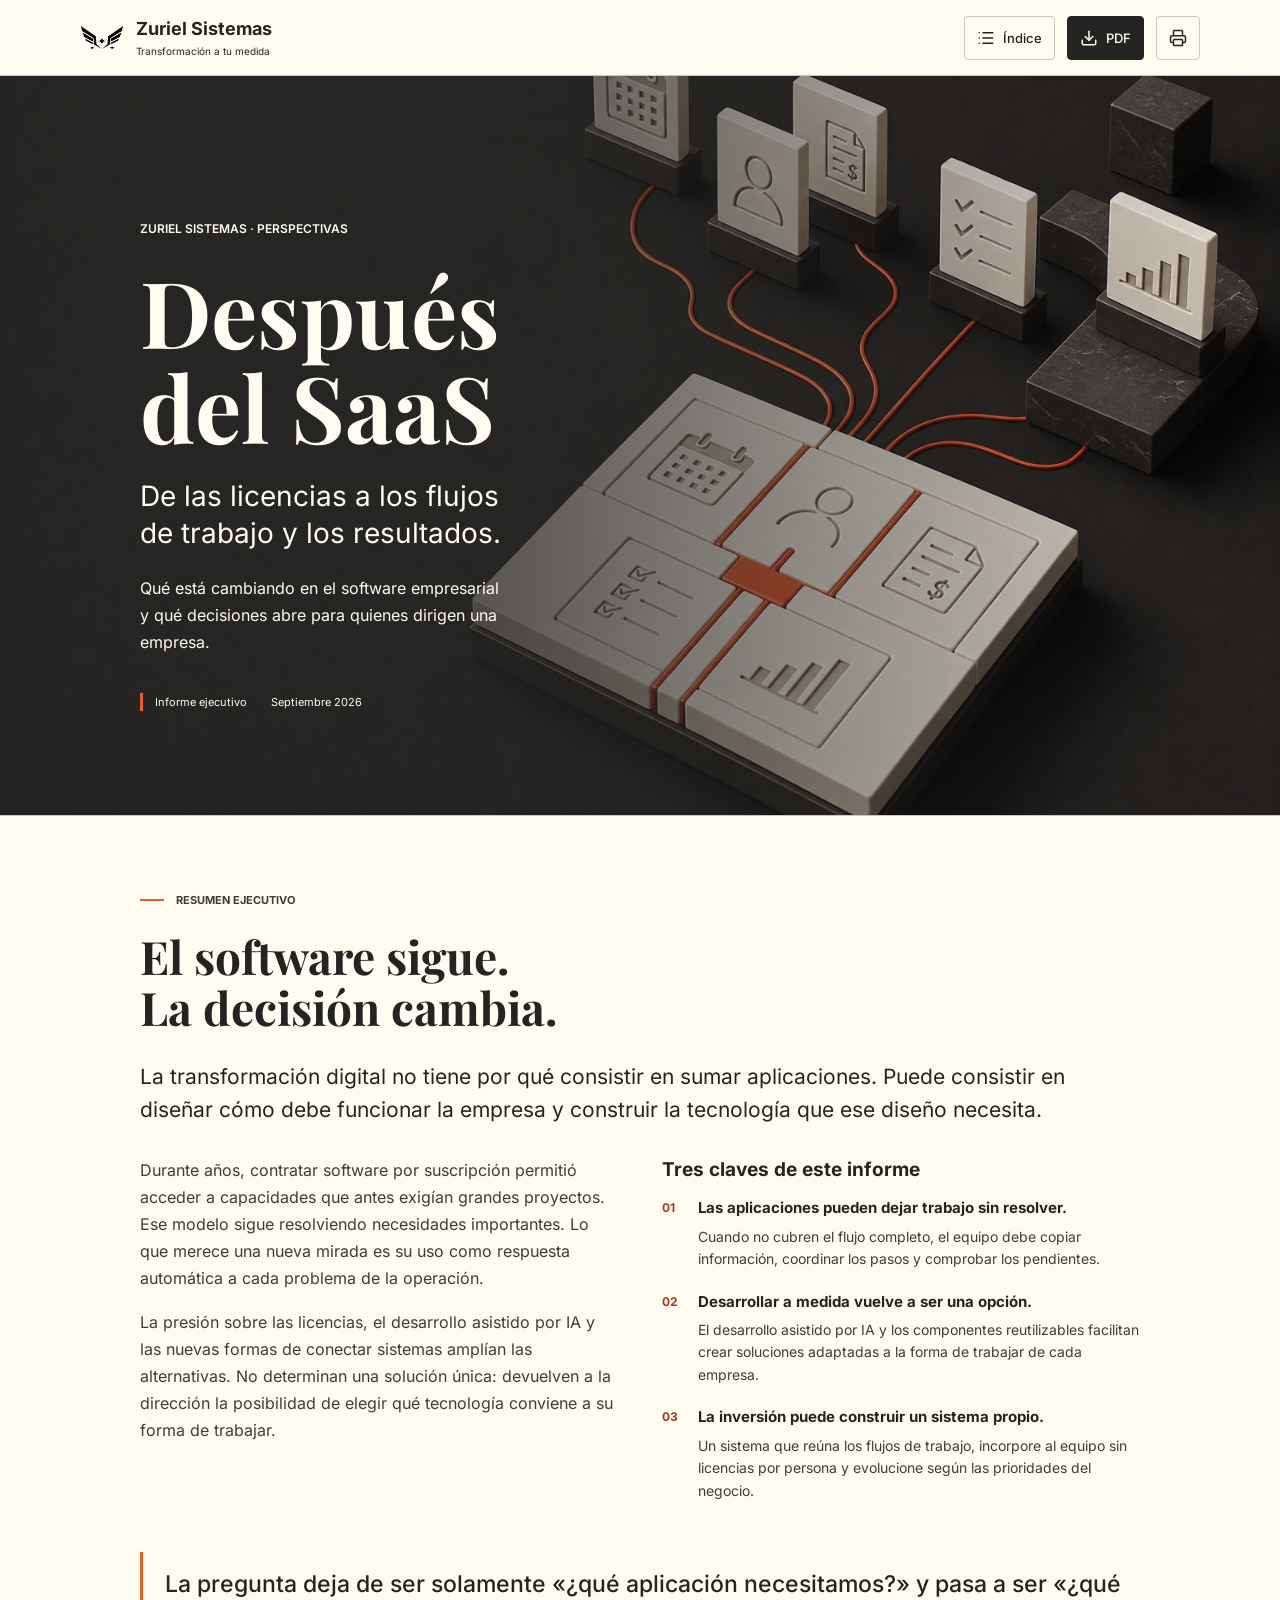
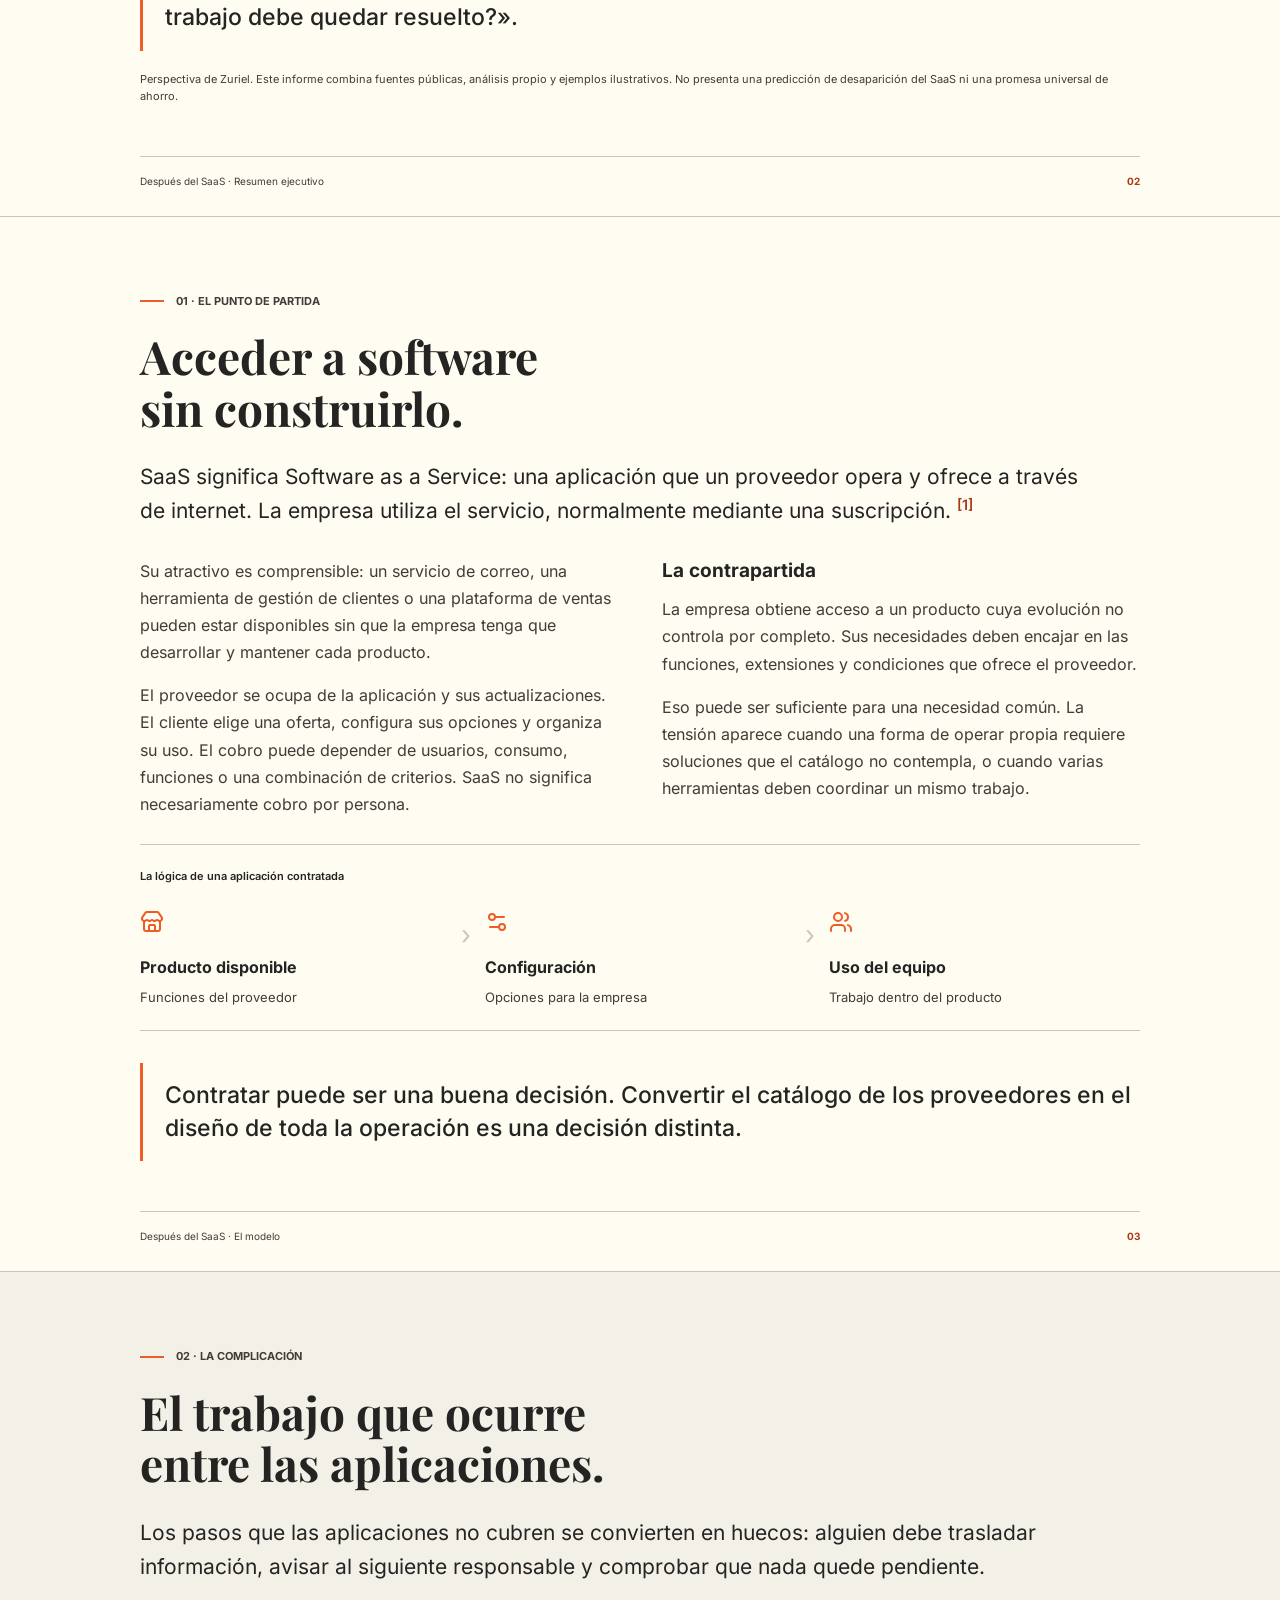
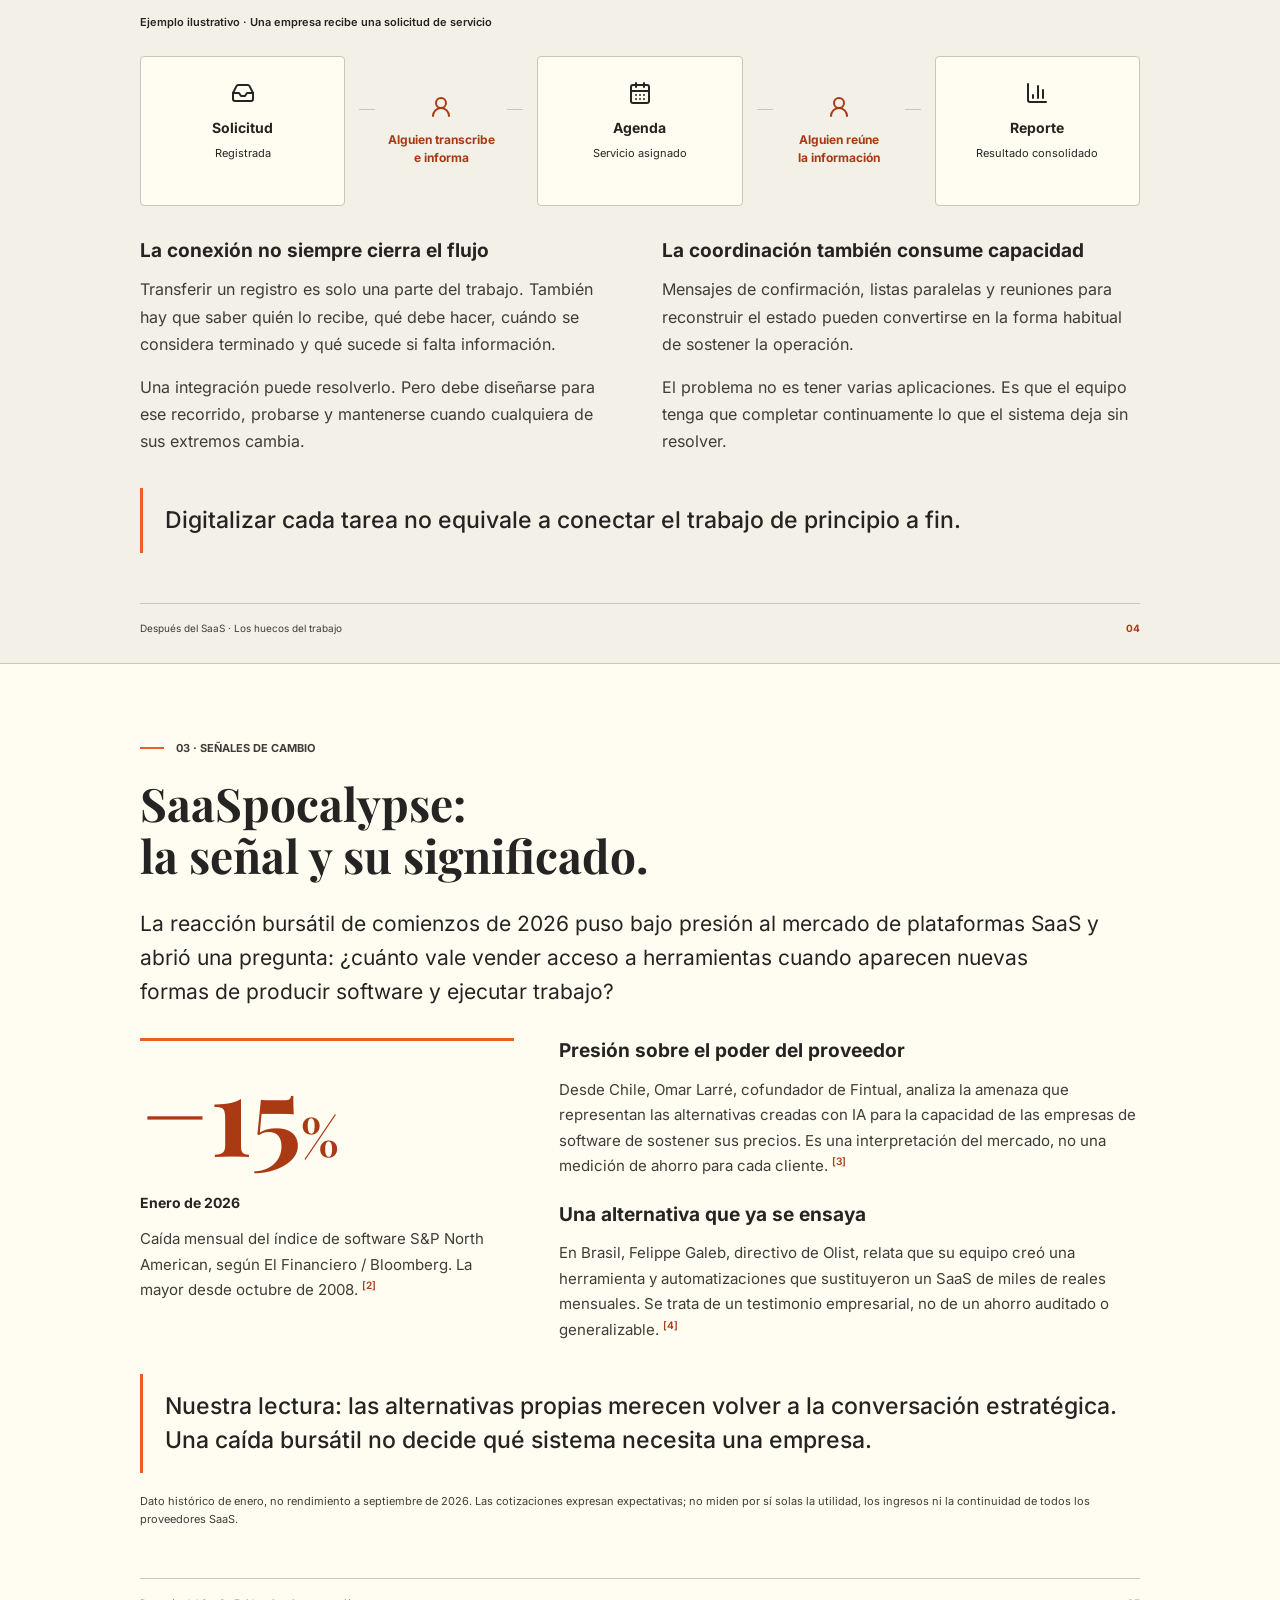
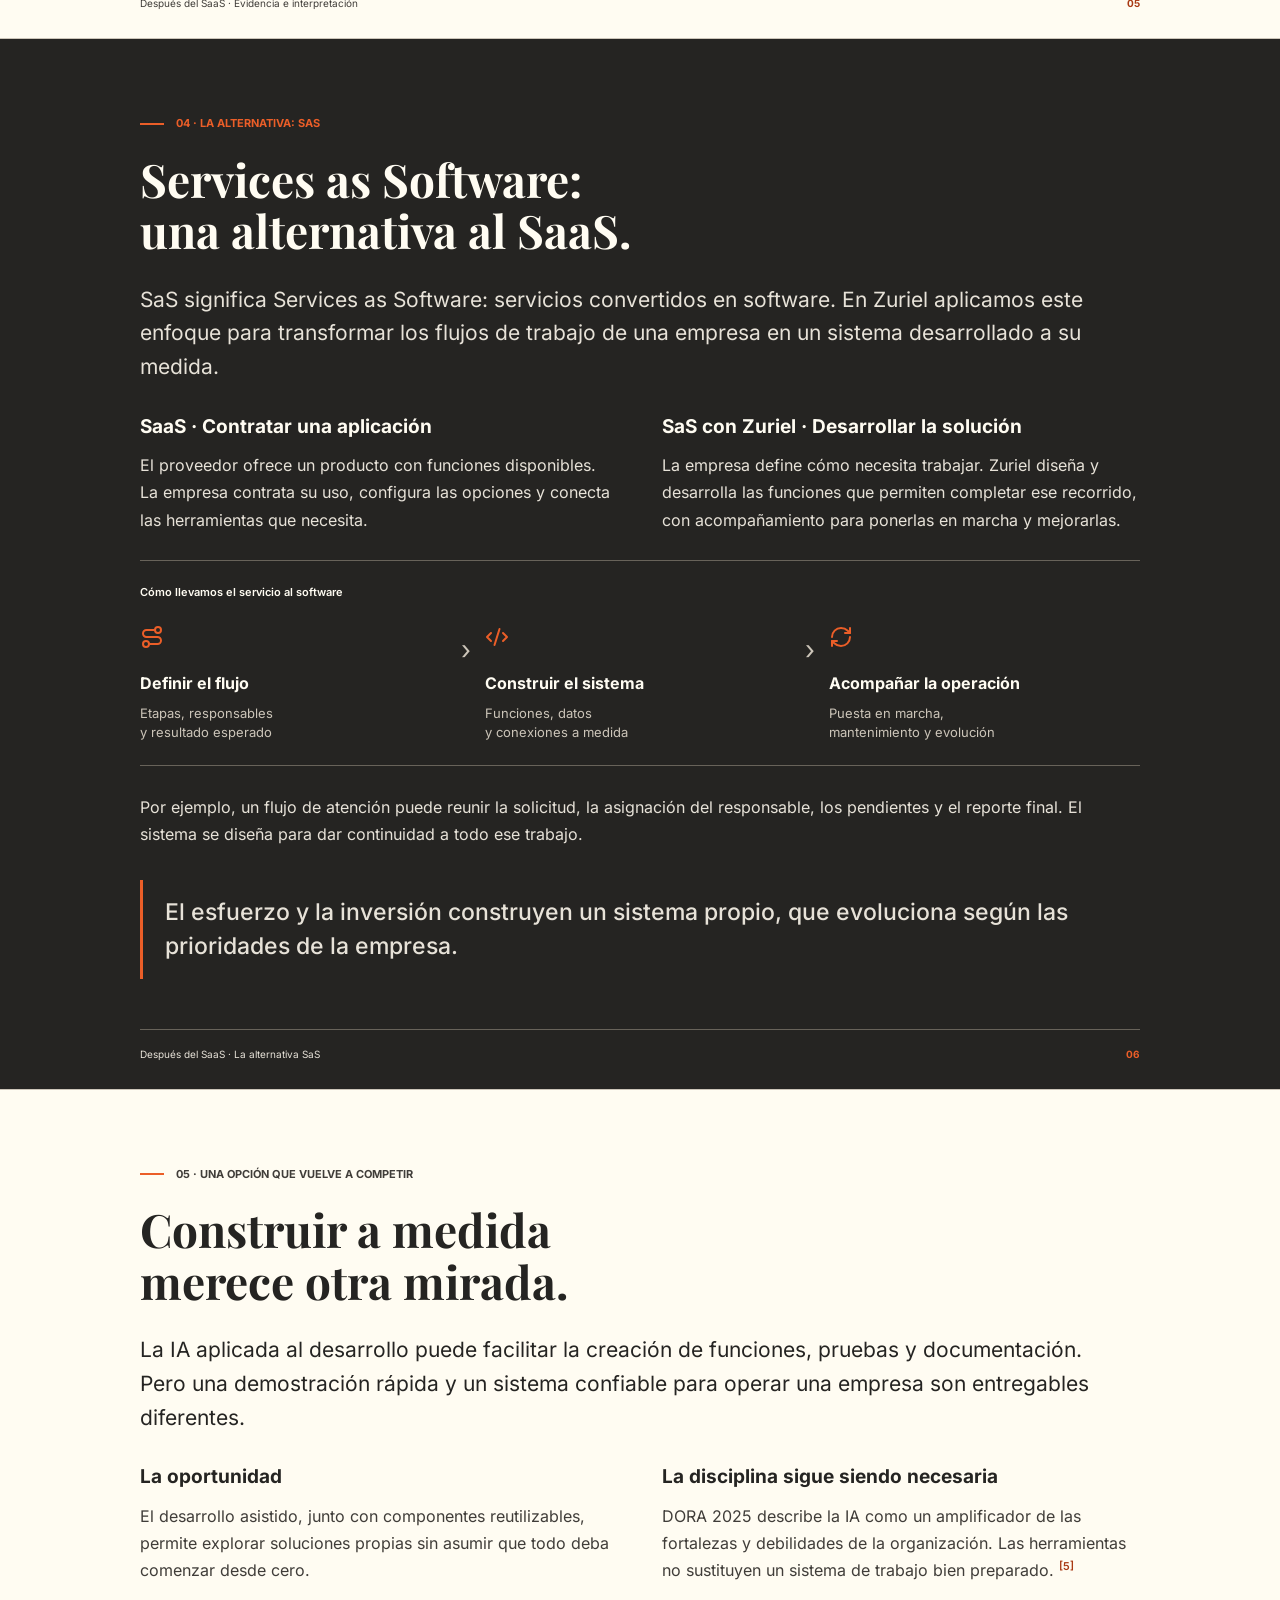
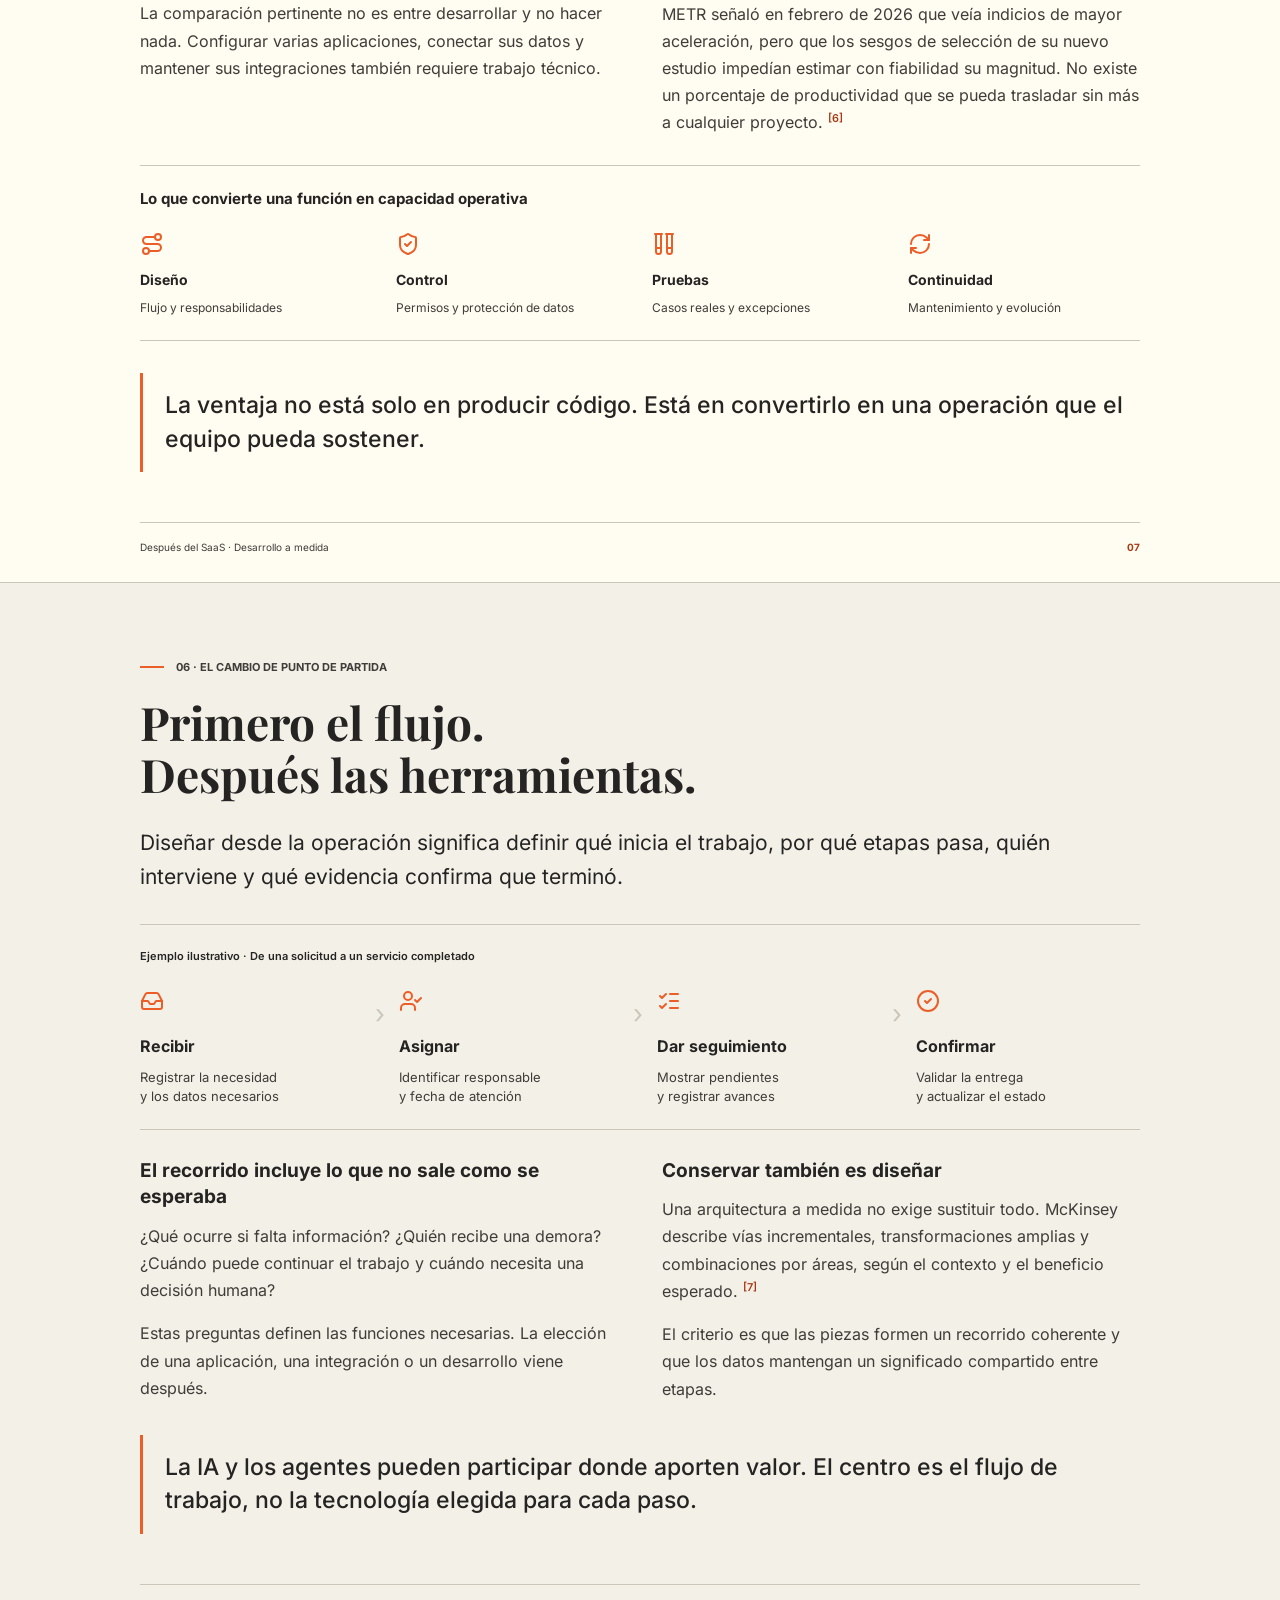
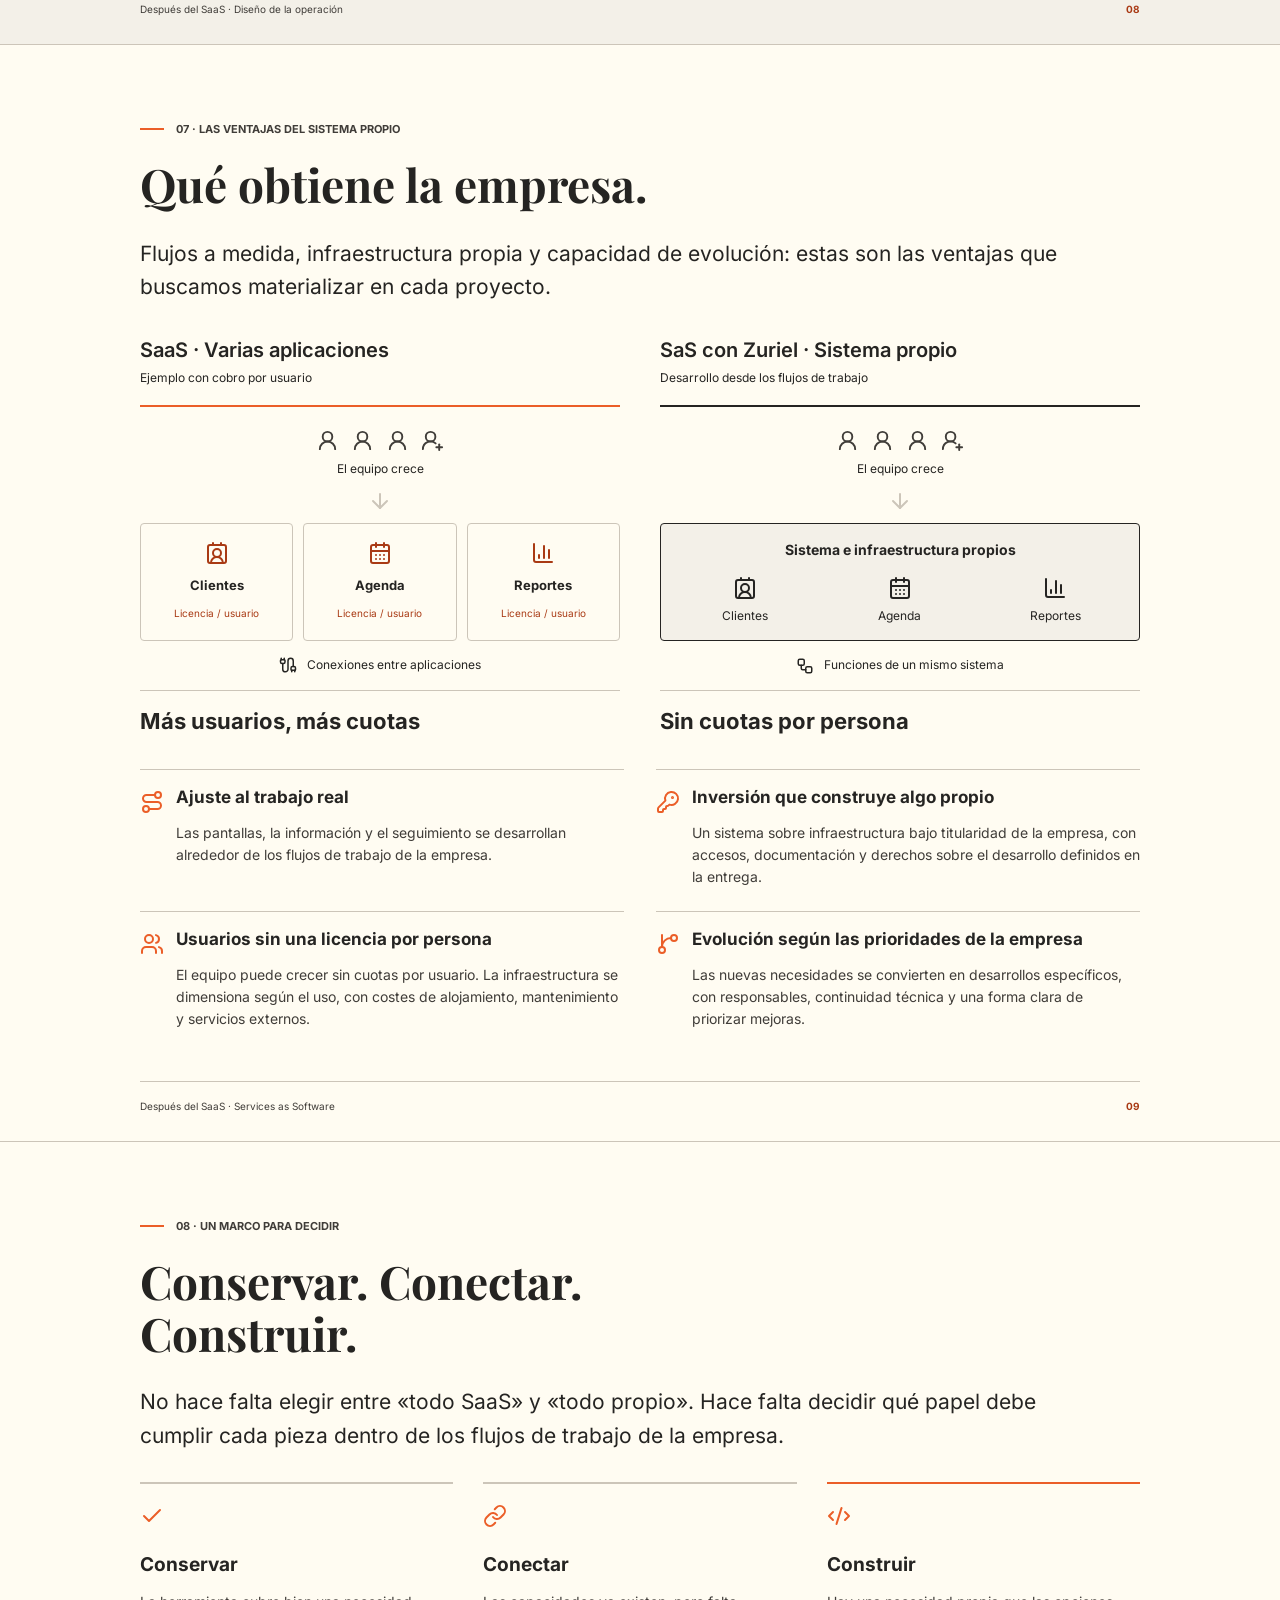
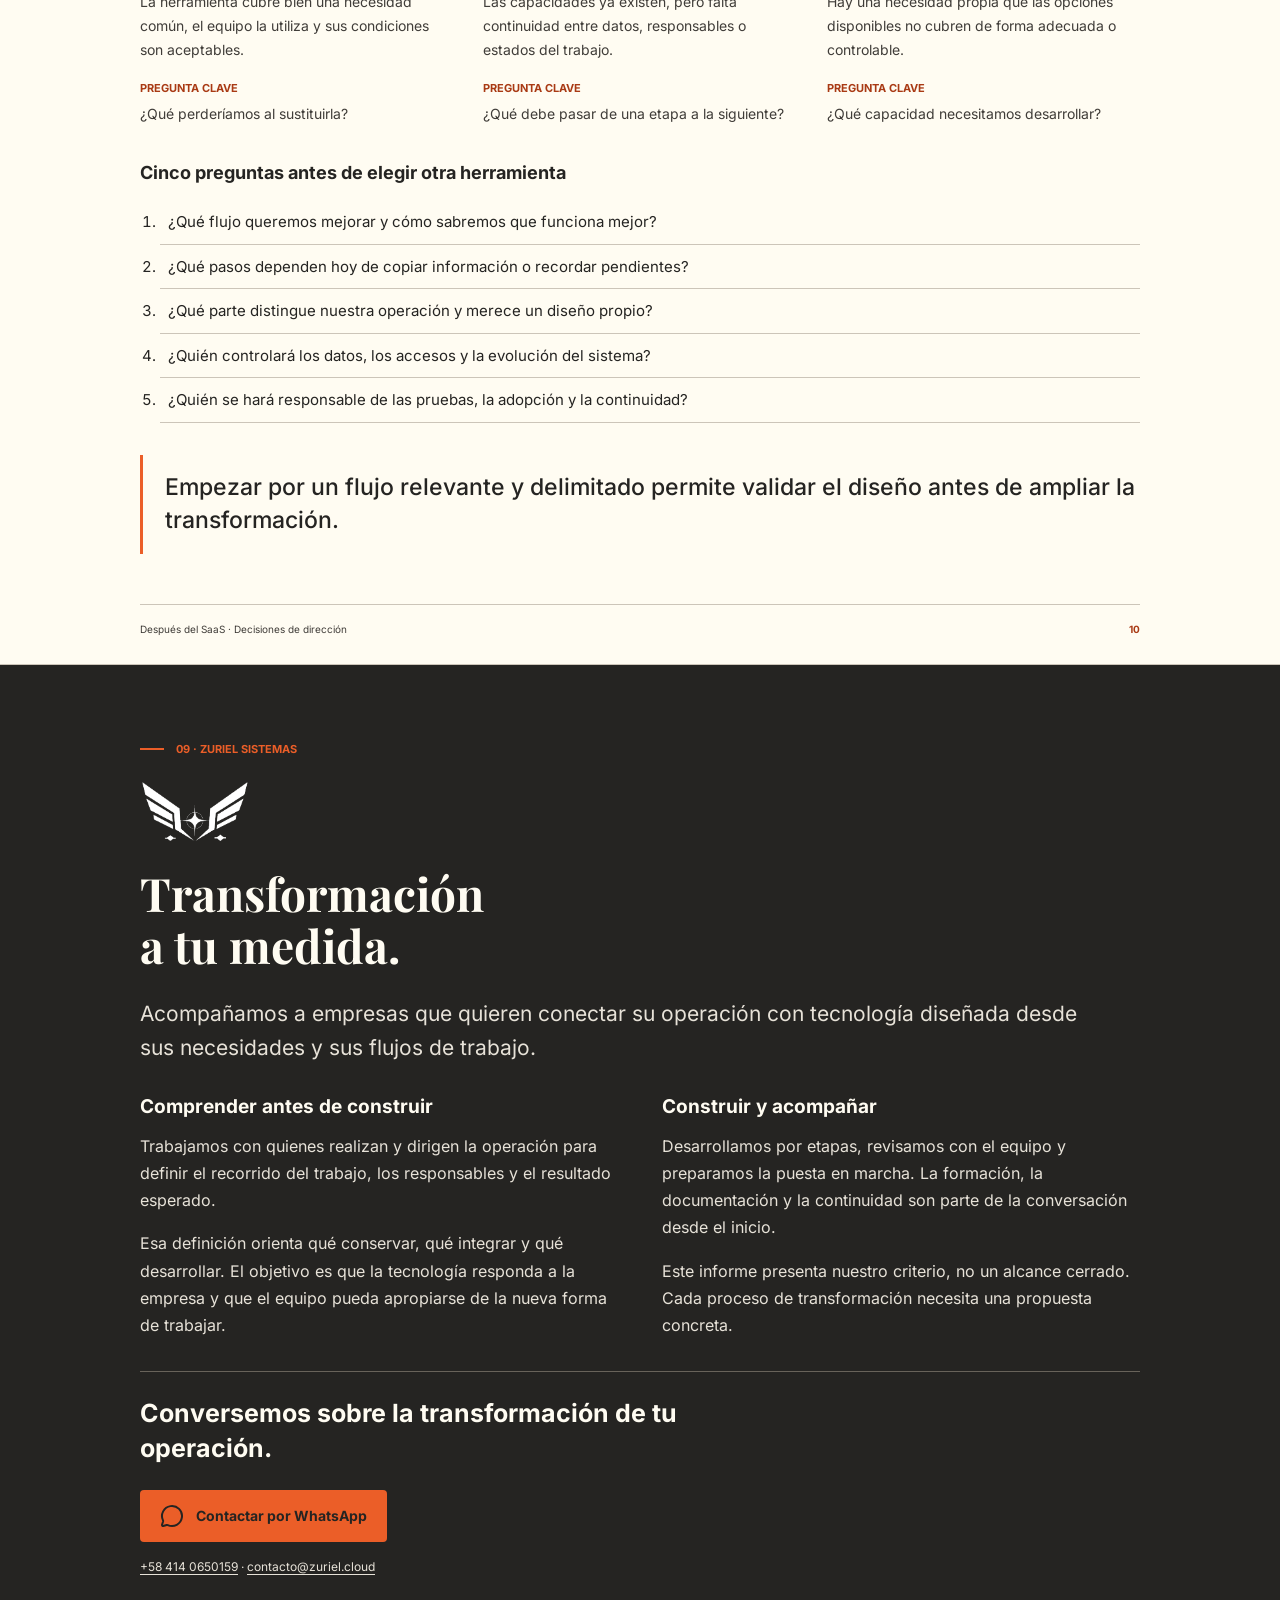
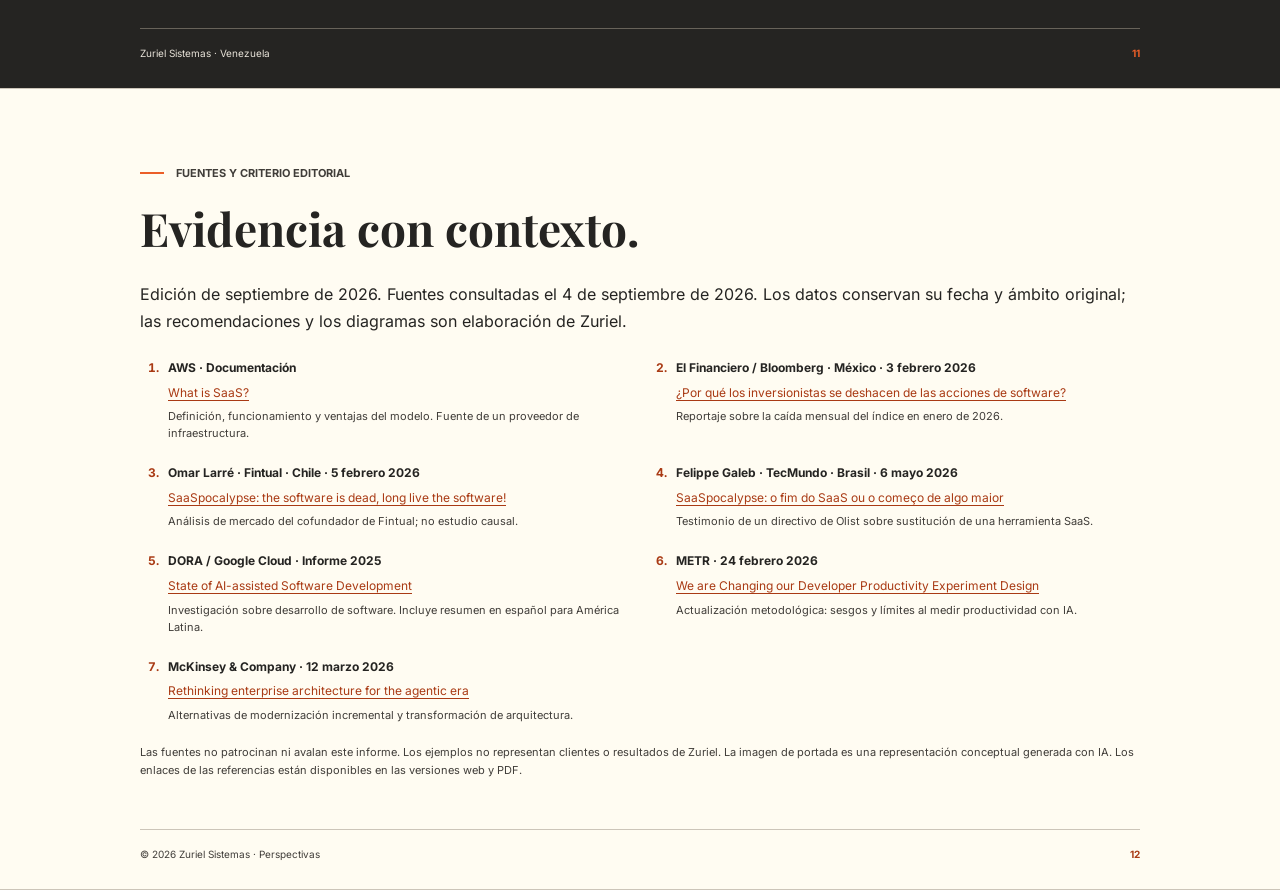
<file: Informes/despues-del-saas/index.html>
<!doctype html>
<html lang="es"><head>
  <meta charset="utf-8">
  <meta name="viewport" content="width=device-width, initial-scale=1">
  <meta name="robots" content="noindex, nofollow">
  <meta name="theme-color" content="#252422">
  <meta name="description" content="¿Seguir sumando aplicaciones o construir un sistema propio? Explora qué está cambiando en el software empresarial. Informe gratuito de Zuriel Sistemas.">
  <title>Después del SaaS | Informe ejecutivo de Zuriel Sistemas</title>
  <link rel="canonical" href="https://propuestas.zuriel.cloud/Informes/despues-del-saas/">
  <meta property="og:type" content="article">
  <meta property="og:locale" content="es_ES">
  <meta property="og:site_name" content="Zuriel Sistemas">
  <meta property="og:title" content="Después del SaaS | Zuriel Sistemas">
  <meta property="og:description" content="¿Seguir sumando aplicaciones o construir un sistema propio? Explora qué está cambiando en el software empresarial. Informe gratuito de Zuriel Sistemas.">
  <meta property="og:url" content="https://propuestas.zuriel.cloud/Informes/despues-del-saas/">
  <meta property="og:image" content="https://propuestas.zuriel.cloud/Informes/despues-del-saas/assets/zuriel-compartir-v1.jpg">
  <meta property="og:image:secure_url" content="https://propuestas.zuriel.cloud/Informes/despues-del-saas/assets/zuriel-compartir-v1.jpg">
  <meta property="og:image:type" content="image/jpeg">
  <meta property="og:image:width" content="1200">
  <meta property="og:image:height" content="630">
  <meta property="og:image:alt" content="Zuriel Sistemas. Transformación a tu medida.">
  <meta name="twitter:card" content="summary_large_image">
  <meta name="twitter:title" content="Después del SaaS | Zuriel Sistemas">
  <meta name="twitter:description" content="¿Seguir sumando aplicaciones o construir un sistema propio? Informe gratuito sobre el cambio del software empresarial.">
  <meta name="twitter:image" content="https://propuestas.zuriel.cloud/Informes/despues-del-saas/assets/zuriel-compartir-v1.jpg">
  <link rel="icon" type="image/png" href="assets/zuriel-logo.png">
  <link rel="stylesheet" href="report.css">
  <script src="assets/lucide.min.js" defer=""></script>
  <script src="report.js" defer=""></script>
</head>
<body>
  <a class="skip" href="#resumen">Ir al informe</a>
  <header class="reader-bar">
    <a class="brand" href="#portada"><img src="assets/zuriel-logo.png" alt="" width="44" height="28"><span>Zuriel Sistemas<small>Transformación a tu medida</small></span></a>
    <div class="reader-actions">
      <details class="contents"><summary title="Índice del informe" aria-label="Índice del informe"><i data-lucide="list" aria-hidden="true"></i><span>Índice</span></summary><nav aria-label="Índice"><a href="#resumen">Resumen ejecutivo</a><a href="#modelo">01 · El modelo SaaS</a><a href="#huecos">02 · Los huecos del trabajo</a><a href="#mercado">03 · La señal del mercado</a><a href="#valor">04 · La alternativa SaS</a><a href="#construir">05 · Volver a construir</a><a href="#flujos">06 · Diseñar desde los flujos</a><a href="#sas">07 · Qué obtiene la empresa</a><a href="#decidir">08 · Qué conservar o construir</a><a href="#zuriel">09 · El enfoque de Zuriel</a><a href="#fuentes">Fuentes</a></nav></details>
      
      <a class="download" href="despues-del-saas.pdf" download=""><i data-lucide="download" aria-hidden="true"></i><span>PDF</span></a>
      <button class="print" type="button" title="Imprimir informe" aria-label="Imprimir informe"><i data-lucide="printer" aria-hidden="true"></i></button>
    </div>
    <div class="progress" aria-hidden="true"></div>
  </header>
  <main><section class="sheet cover" id="portada" aria-labelledby="title">
      <img class="cover-art" src="assets/transformacion-zuriel-marca.png" alt="Representación conceptual de herramientas separadas que se conectan en un sistema" width="1536" height="1024" fetchpriority="high">
      <div class="cover-content">
        <p class="eyebrow">Zuriel Sistemas · Perspectivas</p>
        <h1 id="title">Después<br>del SaaS</h1>
        <p class="cover-subtitle">De las licencias a los flujos<br>de trabajo y los resultados.</p>
        <p class="cover-deck">Qué está cambiando en el software empresarial y qué decisiones abre para quienes dirigen una empresa.</p>
        
        
        <div class="edition"><span>Informe ejecutivo</span><span>Septiembre 2026</span></div>
      </div>
      <div class="pagefoot cover-foot"><span>Zuriel Sistemas · Transformación a tu medida</span><span>01</span></div></section><section class="sheet" id="resumen" aria-labelledby="resumen-title">
      <div class="chapter-label">Resumen ejecutivo</div>
      <h2 id="resumen-title">El software sigue.<br>La decisión cambia.</h2>
      <p class="lead">La transformación digital no tiene por qué consistir en sumar aplicaciones. Puede consistir en diseñar cómo debe funcionar la empresa y construir la tecnología que ese diseño necesita.</p>
      
      
      <div class="columns">
        <div><p>Durante años, contratar software por suscripción permitió acceder a capacidades que antes exigían grandes proyectos. Ese modelo sigue resolviendo necesidades importantes. Lo que merece una nueva mirada es su uso como respuesta automática a cada problema de la operación.</p><p>La presión sobre las licencias, el desarrollo asistido por IA y las nuevas formas de conectar sistemas amplían las alternativas. No determinan una solución única: devuelven a la dirección la posibilidad de elegir qué tecnología conviene a su forma de trabajar.</p></div>
        <div><h3>Tres claves de este informe</h3><ol class="numbered"><li><b>Las aplicaciones pueden dejar trabajo sin resolver.</b><span>Cuando no cubren el flujo completo, el equipo debe copiar información, coordinar los pasos y comprobar los pendientes.</span></li><li><b>Desarrollar a medida vuelve a ser una opción.</b><span>El desarrollo asistido por IA y los componentes reutilizables facilitan crear soluciones adaptadas a la forma de trabajar de cada empresa.</span></li><li><b>La inversión puede construir un sistema propio.</b><span>Un sistema que reúna los flujos de trabajo, incorpore al equipo sin licencias por persona y evolucione según las prioridades del negocio.</span></li></ol></div>
        
        
      </div>
      <p class="takeaway">La pregunta deja de ser solamente «¿qué aplicación necesitamos?» y pasa a ser «¿qué trabajo debe quedar resuelto?».</p>
      <p class="source-note">Perspectiva de Zuriel. Este informe combina fuentes públicas, análisis propio y ejemplos ilustrativos. No presenta una predicción de desaparición del SaaS ni una promesa universal de ahorro.</p>
      
      <div class="pagefoot"><span>Después del SaaS · Resumen ejecutivo</span><span>02</span></div></section><section class="sheet" id="modelo" aria-labelledby="modelo-title">
      <div class="chapter-label">01 · El punto de partida</div>
      <h2 id="modelo-title">Acceder a software<br>sin construirlo.</h2>
      <p class="lead">SaaS significa Software as a Service: una aplicación que un proveedor opera y ofrece a través de internet. La empresa utiliza el servicio, normalmente mediante una suscripción. <a class="cite" href="#ref-1">[1]</a></p>
      <div class="columns"><div><p>Su atractivo es comprensible: un servicio de correo, una herramienta de gestión de clientes o una plataforma de ventas pueden estar disponibles sin que la empresa tenga que desarrollar y mantener cada producto.</p><p>El proveedor se ocupa de la aplicación y sus actualizaciones. El cliente elige una oferta, configura sus opciones y organiza su uso. El cobro puede depender de usuarios, consumo, funciones o una combinación de criterios. SaaS no significa necesariamente cobro por persona.</p></div><div><h3>La contrapartida</h3><p>La empresa obtiene acceso a un producto cuya evolución no controla por completo. Sus necesidades deben encajar en las funciones, extensiones y condiciones que ofrece el proveedor.</p><p>Eso puede ser suficiente para una necesidad común. La tensión aparece cuando una forma de operar propia requiere soluciones que el catálogo no contempla, o cuando varias herramientas deben coordinar un mismo trabajo.</p></div></div>
      <figure class="strip-diagram"><figcaption>La lógica de una aplicación contratada</figcaption><ol class="flow"><li><i data-lucide="store"></i><strong>Producto disponible</strong><span>Funciones del proveedor</span></li><li><i data-lucide="settings-2"></i><strong>Configuración</strong><span>Opciones para la empresa</span></li><li><i data-lucide="users"></i><strong>Uso del equipo</strong><span>Trabajo dentro del producto</span></li></ol></figure>
      <p class="takeaway">Contratar puede ser una buena decisión. Convertir el catálogo de los proveedores en el diseño de toda la operación es una decisión distinta.</p>
      <div class="pagefoot"><span>Después del SaaS · El modelo</span><span>03</span></div></section><section class="sheet alternate" id="huecos" aria-labelledby="huecos-title">
      <div class="chapter-label">02 · La complicación</div>
      <h2 id="huecos-title">El trabajo que ocurre<br>entre las aplicaciones.</h2>
      <p class="lead">Los pasos que las aplicaciones no cubren se convierten en huecos: alguien debe trasladar información, avisar al siguiente responsable y comprobar que nada quede pendiente.</p>
      <figure class="gap-diagram"><figcaption>Ejemplo ilustrativo · Una empresa recibe una solicitud de servicio</figcaption><div class="gap-flow"><div class="app"><i data-lucide="inbox"></i><b>Solicitud</b><span>Registrada</span></div><div class="gap"><i data-lucide="user-round"></i><b>Alguien transcribe<br>e informa</b></div><div class="app"><i data-lucide="calendar-days"></i><b>Agenda</b><span>Servicio asignado</span></div><div class="gap"><i data-lucide="user-round"></i><b>Alguien reúne<br>la información</b></div><div class="app"><i data-lucide="chart-column"></i><b>Reporte</b><span>Resultado consolidado</span></div></div></figure>
      <div class="columns"><div><h3>La conexión no siempre cierra el flujo</h3><p>Transferir un registro es solo una parte del trabajo. También hay que saber quién lo recibe, qué debe hacer, cuándo se considera terminado y qué sucede si falta información.</p><p>Una integración puede resolverlo. Pero debe diseñarse para ese recorrido, probarse y mantenerse cuando cualquiera de sus extremos cambia.</p></div><div><h3>La coordinación también consume capacidad</h3><p>Mensajes de confirmación, listas paralelas y reuniones para reconstruir el estado pueden convertirse en la forma habitual de sostener la operación.</p><p>El problema no es tener varias aplicaciones. Es que el equipo tenga que completar continuamente lo que el sistema deja sin resolver.</p></div></div>
      <p class="takeaway">Digitalizar cada tarea no equivale a conectar el trabajo de principio a fin.</p>
      <div class="pagefoot"><span>Después del SaaS · Los huecos del trabajo</span><span>04</span></div></section><section class="sheet" id="mercado" aria-labelledby="mercado-title">
      <div class="chapter-label">03 · Señales de cambio</div>
      <h2 id="mercado-title">SaaSpocalypse:<br>la señal y su significado.</h2>
      <p class="lead">La reacción bursátil de comienzos de 2026 puso bajo presión al mercado de plataformas SaaS y abrió una pregunta: ¿cuánto vale vender acceso a herramientas cuando aparecen nuevas formas de producir software y ejecutar trabajo?</p>
      <div class="market-evidence"><div class="market-stat"><strong>−15<span>%</span></strong><b>Enero de 2026</b><p>Caída mensual del índice de software S&amp;P North American, según El Financiero / Bloomberg. La mayor desde octubre de 2008. <a class="cite" href="#ref-2">[2]</a></p></div><div><h3>Presión sobre el poder del proveedor</h3><p>Desde Chile, Omar Larré, cofundador de Fintual, analiza la amenaza que representan las alternativas creadas con IA para la capacidad de las empresas de software de sostener sus precios. Es una interpretación del mercado, no una medición de ahorro para cada cliente. <a class="cite" href="#ref-3">[3]</a></p><h3>Una alternativa que ya se ensaya</h3><p>En Brasil, Felippe Galeb, directivo de Olist, relata que su equipo creó una herramienta y automatizaciones que sustituyeron un SaaS de miles de reales mensuales. Se trata de un testimonio empresarial, no de un ahorro auditado o generalizable. <a class="cite" href="#ref-4">[4]</a></p></div></div>
      <p class="takeaway">Nuestra lectura: las alternativas propias merecen volver a la conversación estratégica. Una caída bursátil no decide qué sistema necesita una empresa.</p>
      <p class="source-note">Dato histórico de enero, no rendimiento a septiembre de 2026. Las cotizaciones expresan expectativas; no miden por sí solas la utilidad, los ingresos ni la continuidad de todos los proveedores SaaS.</p>
      <div class="pagefoot"><span>Después del SaaS · Evidencia e interpretación</span><span>05</span></div></section><section class="sheet dark" id="valor" aria-labelledby="valor-title">
      <div class="chapter-label">04 · La alternativa: SaS</div>
      <h2 id="valor-title">Services as Software:<br>una alternativa al SaaS.</h2>
      <p class="lead">SaS significa Services as Software: servicios convertidos en software. En Zuriel aplicamos este enfoque para transformar los flujos de trabajo de una empresa en un sistema desarrollado a su medida.</p>
      <div class="columns"><div><h3>SaaS · Contratar una aplicación</h3><p>El proveedor ofrece un producto con funciones disponibles. La empresa contrata su uso, configura las opciones y conecta las herramientas que necesita.</p></div><div><h3>SaS con Zuriel · Desarrollar la solución</h3><p>La empresa define cómo necesita trabajar. Zuriel diseña y desarrolla las funciones que permiten completar ese recorrido, con acompañamiento para ponerlas en marcha y mejorarlas.</p></div></div>
      <figure class="strip-diagram"><figcaption>Cómo llevamos el servicio al software</figcaption><ol class="flow"><li><i data-lucide="route" aria-hidden="true"></i><strong>Definir el flujo</strong><span>Etapas, responsables<br>y resultado esperado</span></li><li><i data-lucide="code-xml" aria-hidden="true"></i><strong>Construir el sistema</strong><span>Funciones, datos<br>y conexiones a medida</span></li><li><i data-lucide="refresh-cw" aria-hidden="true"></i><strong>Acompañar la operación</strong><span>Puesta en marcha,<br>mantenimiento y evolución</span></li></ol></figure>
      <p>Por ejemplo, un flujo de atención puede reunir la solicitud, la asignación del responsable, los pendientes y el reporte final. El sistema se diseña para dar continuidad a todo ese trabajo.</p>
      <p class="takeaway">El esfuerzo y la inversión construyen un sistema propio, que evoluciona según las prioridades de la empresa.</p>
      <div class="pagefoot"><span>Después del SaaS · La alternativa SaS</span><span>06</span></div></section><section class="sheet" id="construir" aria-labelledby="construir-title">
      <div class="chapter-label">05 · Una opción que vuelve a competir</div>
      <h2 id="construir-title">Construir a medida<br>merece otra mirada.</h2>
      <p class="lead">La IA aplicada al desarrollo puede facilitar la creación de funciones, pruebas y documentación. Pero una demostración rápida y un sistema confiable para operar una empresa son entregables diferentes.</p>
      <div class="columns"><div><h3>La oportunidad</h3><p>El desarrollo asistido, junto con componentes reutilizables, permite explorar soluciones propias sin asumir que todo deba comenzar desde cero.</p><p>La comparación pertinente no es entre desarrollar y no hacer nada. Configurar varias aplicaciones, conectar sus datos y mantener sus integraciones también requiere trabajo técnico.</p></div><div><h3>La disciplina sigue siendo necesaria</h3><p>DORA 2025 describe la IA como un amplificador de las fortalezas y debilidades de la organización. Las herramientas no sustituyen un sistema de trabajo bien preparado. <a class="cite" href="#ref-5">[5]</a></p><p>METR señaló en febrero de 2026 que veía indicios de mayor aceleración, pero que los sesgos de selección de su nuevo estudio impedían estimar con fiabilidad su magnitud. No existe un porcentaje de productividad que se pueda trasladar sin más a cualquier proyecto. <a class="cite" href="#ref-6">[6]</a></p></div></div>
      <div class="delivery-band"><h3>Lo que convierte una función en capacidad operativa</h3><div class="four"><div><i data-lucide="route"></i><b>Diseño</b><span>Flujo y responsabilidades</span></div><div><i data-lucide="shield-check"></i><b>Control</b><span>Permisos y protección de datos</span></div><div><i data-lucide="test-tubes"></i><b>Pruebas</b><span>Casos reales y excepciones</span></div><div><i data-lucide="refresh-cw"></i><b>Continuidad</b><span>Mantenimiento y evolución</span></div></div></div>
      <p class="takeaway">La ventaja no está solo en producir código. Está en convertirlo en una operación que el equipo pueda sostener.</p>
      <div class="pagefoot"><span>Después del SaaS · Desarrollo a medida</span><span>07</span></div></section><section class="sheet alternate" id="flujos" aria-labelledby="flujos-title">
      <div class="chapter-label">06 · El cambio de punto de partida</div>
      <h2 id="flujos-title">Primero el flujo.<br>Después las herramientas.</h2>
      <p class="lead">Diseñar desde la operación significa definir qué inicia el trabajo, por qué etapas pasa, quién interviene y qué evidencia confirma que terminó.</p>
      <figure class="strip-diagram"><figcaption>Ejemplo ilustrativo · De una solicitud a un servicio completado</figcaption><ol class="flow four-steps"><li><i data-lucide="inbox"></i><strong>Recibir</strong><span>Registrar la necesidad<br>y los datos necesarios</span></li><li><i data-lucide="user-check"></i><strong>Asignar</strong><span>Identificar responsable<br>y fecha de atención</span></li><li><i data-lucide="list-checks"></i><strong>Dar seguimiento</strong><span>Mostrar pendientes<br>y registrar avances</span></li><li><i data-lucide="circle-check"></i><strong>Confirmar</strong><span>Validar la entrega<br>y actualizar el estado</span></li></ol></figure>
      <div class="columns"><div><h3>El recorrido incluye lo que no sale como se esperaba</h3><p>¿Qué ocurre si falta información? ¿Quién recibe una demora? ¿Cuándo puede continuar el trabajo y cuándo necesita una decisión humana?</p><p>Estas preguntas definen las funciones necesarias. La elección de una aplicación, una integración o un desarrollo viene después.</p></div><div><h3>Conservar también es diseñar</h3><p>Una arquitectura a medida no exige sustituir todo. McKinsey describe vías incrementales, transformaciones amplias y combinaciones por áreas, según el contexto y el beneficio esperado. <a class="cite" href="#ref-7">[7]</a></p><p>El criterio es que las piezas formen un recorrido coherente y que los datos mantengan un significado compartido entre etapas.</p></div></div>
      <p class="takeaway">La IA y los agentes pueden participar donde aporten valor. El centro es el flujo de trabajo, no la tecnología elegida para cada paso.</p>
      <div class="pagefoot"><span>Después del SaaS · Diseño de la operación</span><span>08</span></div></section><section class="sheet model-comparison" id="sas" aria-labelledby="sas-title">
      <div class="chapter-label">07 · Las ventajas del sistema propio</div>
      <h2 id="sas-title">Qué obtiene la empresa.</h2>
      <p class="lead">Flujos a medida, infraestructura propia y capacidad de evolución: estas son las ventajas que buscamos materializar en cada proyecto.</p>
      <div class="model-pair">
        <figure class="model-side" aria-label="SaaS: el equipo accede a tres aplicaciones separadas con licencias por usuario y conexiones entre ellas.">
          <figcaption>SaaS · Varias aplicaciones<small>Ejemplo con cobro por usuario</small></figcaption>
          <div class="team-icons" aria-hidden="true"><i data-lucide="user-round"></i><i data-lucide="user-round"></i><i data-lucide="user-round"></i><i data-lucide="user-round-plus"></i></div>
          <p class="team-label">El equipo crece</p><div class="model-arrow" aria-hidden="true"><i data-lucide="arrow-down"></i></div>
          <div class="separate-apps">
            <div><i data-lucide="contact-round" aria-hidden="true"></i><b>Clientes</b><span>Licencia / usuario</span></div>
            <div><i data-lucide="calendar-days" aria-hidden="true"></i><b>Agenda</b><span>Licencia / usuario</span></div>
            <div><i data-lucide="chart-column" aria-hidden="true"></i><b>Reportes</b><span>Licencia / usuario</span></div>
          </div>
          <p class="model-connection"><i data-lucide="cable" aria-hidden="true"></i>Conexiones entre aplicaciones</p>
          <p class="model-result">Más usuarios, más cuotas</p>
        </figure>
        <figure class="model-side owned-model" aria-label="SaS con Zuriel: el equipo accede a clientes, agenda y reportes en un sistema propio, sin cuotas por persona.">
          <figcaption>SaS con Zuriel · Sistema propio<small>Desarrollo desde los flujos de trabajo</small></figcaption>
          <div class="team-icons" aria-hidden="true"><i data-lucide="user-round"></i><i data-lucide="user-round"></i><i data-lucide="user-round"></i><i data-lucide="user-round-plus"></i></div>
          <p class="team-label">El equipo crece</p><div class="model-arrow" aria-hidden="true"><i data-lucide="arrow-down"></i></div>
          <div class="company-system"><b>Sistema e infraestructura propios</b><div class="company-functions"><span><i data-lucide="contact-round" aria-hidden="true"></i>Clientes</span><span><i data-lucide="calendar-days" aria-hidden="true"></i>Agenda</span><span><i data-lucide="chart-column" aria-hidden="true"></i>Reportes</span></div></div>
          <p class="model-connection"><i data-lucide="workflow" aria-hidden="true"></i>Funciones de un mismo sistema</p>
          <p class="model-result">Sin cuotas por persona</p>
        </figure>
      </div>
      <div class="benefits compact-benefits">
        <article><i data-lucide="route" aria-hidden="true"></i><div><h3>Ajuste al trabajo real</h3><p>Las pantallas, la información y el seguimiento se desarrollan alrededor de los flujos de trabajo de la empresa.</p></div></article>
        <article><i data-lucide="key-round" aria-hidden="true"></i><div><h3>Inversión que construye algo propio</h3><p>Un sistema sobre infraestructura bajo titularidad de la empresa, con accesos, documentación y derechos sobre el desarrollo definidos en la entrega.</p></div></article>
        <article><i data-lucide="users" aria-hidden="true"></i><div><h3>Usuarios sin una licencia por persona</h3><p>El equipo puede crecer sin cuotas por usuario. La infraestructura se dimensiona según el uso, con costes de alojamiento, mantenimiento y servicios externos.</p></div></article>
        <article><i data-lucide="git-branch" aria-hidden="true"></i><div><h3>Evolución según las prioridades de la empresa</h3><p>Las nuevas necesidades se convierten en desarrollos específicos, con responsables, continuidad técnica y una forma clara de priorizar mejoras.</p></div></article>
      </div>
      <div class="pagefoot"><span>Después del SaaS · Services as Software</span><span>09</span></div></section><section class="sheet" id="decidir" aria-labelledby="decidir-title">
      <div class="chapter-label">08 · Un marco para decidir</div>
      <h2 id="decidir-title">Conservar. Conectar.<br>Construir.</h2>
      <p class="lead">No hace falta elegir entre «todo SaaS» y «todo propio». Hace falta decidir qué papel debe cumplir cada pieza dentro de los flujos de trabajo de la empresa.</p>
      <div class="decision-grid"><article><i data-lucide="check"></i><h3>Conservar</h3><p>La herramienta cubre bien una necesidad común, el equipo la utiliza y sus condiciones son aceptables.</p><b>Pregunta clave</b><p>¿Qué perderíamos al sustituirla?</p></article><article><i data-lucide="link"></i><h3>Conectar</h3><p>Las capacidades ya existen, pero falta continuidad entre datos, responsables o estados del trabajo.</p><b>Pregunta clave</b><p>¿Qué debe pasar de una etapa a la siguiente?</p></article><article><i data-lucide="code-xml"></i><h3>Construir</h3><p>Hay una necesidad propia que las opciones disponibles no cubren de forma adecuada o controlable.</p><b>Pregunta clave</b><p>¿Qué capacidad necesitamos desarrollar?</p></article></div>
      <h3 class="questions-title">Cinco preguntas antes de elegir otra herramienta</h3>
      <ol class="questions-list"><li>¿Qué flujo queremos mejorar y cómo sabremos que funciona mejor?</li><li>¿Qué pasos dependen hoy de copiar información o recordar pendientes?</li><li>¿Qué parte distingue nuestra operación y merece un diseño propio?</li><li>¿Quién controlará los datos, los accesos y la evolución del sistema?</li><li>¿Quién se hará responsable de las pruebas, la adopción y la continuidad?</li></ol>
      <p class="takeaway">Empezar por un flujo relevante y delimitado permite validar el diseño antes de ampliar la transformación.</p>
      <div class="pagefoot"><span>Después del SaaS · Decisiones de dirección</span><span>10</span></div></section><section class="sheet dark about" id="zuriel" aria-labelledby="zuriel-title">
      <div class="chapter-label">09 · Zuriel Sistemas</div>
      
      <img class="about-logo" src="assets/zuriel-logo.png" alt="Logo de Zuriel Sistemas" width="167" height="90">
      <h2 id="zuriel-title">Transformación<br>a tu medida.</h2>
      <p class="lead">Acompañamos a empresas que quieren conectar su operación con tecnología diseñada desde sus necesidades y sus flujos de trabajo.</p>
      <div class="columns"><div><h3>Comprender antes de construir</h3><p>Trabajamos con quienes realizan y dirigen la operación para definir el recorrido del trabajo, los responsables y el resultado esperado.</p><p>Esa definición orienta qué conservar, qué integrar y qué desarrollar. El objetivo es que la tecnología responda a la empresa y que el equipo pueda apropiarse de la nueva forma de trabajar.</p></div><div><h3>Construir y acompañar</h3><p>Desarrollamos por etapas, revisamos con el equipo y preparamos la puesta en marcha. La formación, la documentación y la continuidad son parte de la conversación desde el inicio.</p><p>Este informe presenta nuestro criterio, no un alcance cerrado. Cada proceso de transformación necesita una propuesta concreta.</p></div></div>
      
      
      <div class="contact-band"><h3>Conversemos sobre la transformación de tu operación.</h3><a class="contact-button" href="https://wa.me/584140650159" target="_blank" rel="noopener noreferrer"><i data-lucide="message-circle"></i>Contactar por WhatsApp</a><p><a href="https://wa.me/584140650159">+58 414 0650159</a><span> · </span><a href="mailto:contacto@zuriel.cloud">contacto@zuriel.cloud</a></p></div>
      <div class="pagefoot"><span>Zuriel Sistemas · Venezuela</span><span>11</span></div></section><section class="sheet references" id="fuentes" aria-labelledby="fuentes-title">
      <div class="chapter-label">Fuentes y criterio editorial</div>
      <h2 id="fuentes-title">Evidencia con contexto.</h2>
      <p>Edición de septiembre de 2026. Fuentes consultadas el 4 de septiembre de 2026. Los datos conservan su fecha y ámbito original; las recomendaciones y los diagramas son elaboración de Zuriel.</p>
      
      
      
      <ol class="reference-list">
        <li id="ref-1"><b>AWS · Documentación</b><a href="https://aws.amazon.com/what-is/saas/" target="_blank" rel="noopener noreferrer">What is SaaS?</a><span>Definición, funcionamiento y ventajas del modelo. Fuente de un proveedor de infraestructura.</span></li>
        <li id="ref-2"><b>El Financiero / Bloomberg · México · 3 febrero 2026</b><a href="https://www.elfinanciero.com.mx/mercados/2026/02/03/saquenme-de-aqui-por-que-los-inversionistas-se-deshacen-de-las-acciones-de-software/" target="_blank" rel="noopener noreferrer">¿Por qué los inversionistas se deshacen de las acciones de software?</a><span>Reportaje sobre la caída mensual del índice en enero de 2026.</span></li>
        <li id="ref-3"><b>Omar Larré · Fintual · Chile · 5 febrero 2026</b><a href="https://fintualist.com/chile/economia/mercados/saaspocalypse-the-software-is-dead-long-live-the-software/" target="_blank" rel="noopener noreferrer">SaaSpocalypse: the software is dead, long live the software!</a><span>Análisis de mercado del cofundador de Fintual; no estudio causal.</span></li>
        
        <li id="ref-4"><b>Felippe Galeb · TecMundo · Brasil · 6 mayo 2026</b><a href="https://www.tecmundo.com.br/mercado/412895-saaspocalypse-o-fim-do-saas-ou-o-comeco-de-algo-maior.htm" target="_blank" rel="noopener noreferrer">SaaSpocalypse: o fim do SaaS ou o começo de algo maior</a><span>Testimonio de un directivo de Olist sobre sustitución de una herramienta SaaS.</span></li>
        <li id="ref-5"><b>DORA / Google Cloud · Informe 2025</b><a href="https://dora.dev/research/2025/dora-report/" target="_blank" rel="noopener noreferrer">State of AI-assisted Software Development</a><span>Investigación sobre desarrollo de software. Incluye resumen en español para América Latina.</span></li>
        <li id="ref-6"><b>METR · 24 febrero 2026</b><a href="https://metr.org/blog/2026-02-24-uplift-update/" target="_blank" rel="noopener noreferrer">We are Changing our Developer Productivity Experiment Design</a><span>Actualización metodológica: sesgos y límites al medir productividad con IA.</span></li>
        <li id="ref-7"><b>McKinsey &amp; Company · 12 marzo 2026</b><a href="https://www.mckinsey.com/capabilities/mckinsey-technology/our-insights/rethinking-enterprise-architecture-for-the-agentic-era" target="_blank" rel="noopener noreferrer">Rethinking enterprise architecture for the agentic era</a><span>Alternativas de modernización incremental y transformación de arquitectura.</span></li>
      </ol>
      <p class="source-note">Las fuentes no patrocinan ni avalan este informe. Los ejemplos no representan clientes o resultados de Zuriel. La imagen de portada es una representación conceptual generada con IA. Los enlaces de las referencias están disponibles en las versiones web y PDF.</p>
      <div class="pagefoot"><span>© 2026 Zuriel Sistemas · Perspectivas</span><span>12</span></div></section></main>

</body></html>
</file>
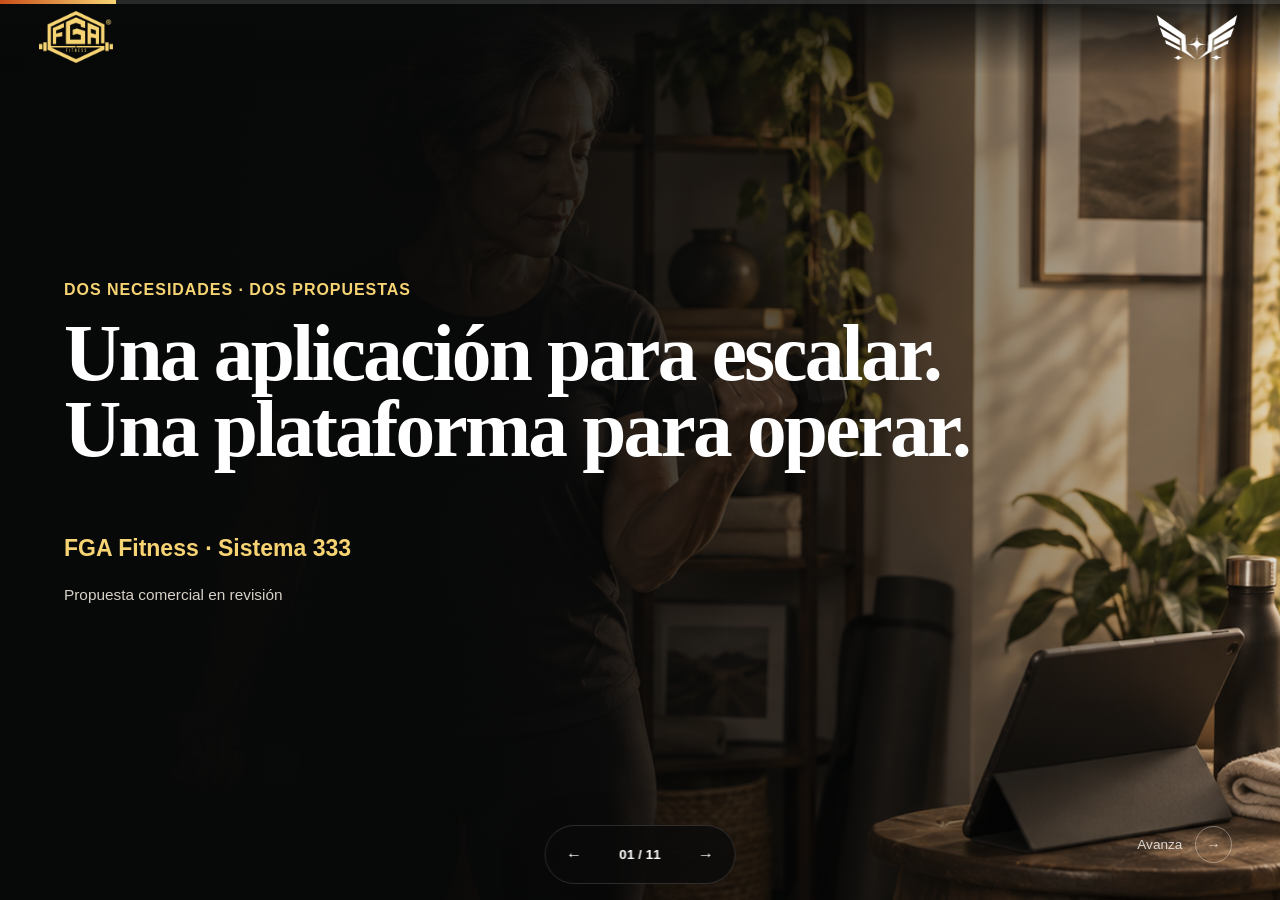
<file: Presentaciones/entregables/FGA-dos-necesidades-interactivo/index.html>
<!doctype html>
<html lang="es">
<head>
  <meta charset="utf-8">
  <meta name="viewport" content="width=device-width, initial-scale=1, viewport-fit=cover">
  <meta name="theme-color" content="#090a0a">
  <meta name="description" content="Propuesta comercial para FGA Fitness: aplicación SaaS de membresía y plataforma BOS para unificar la operación.">
  <link rel="canonical" href="https://propuestas.zuriel.cloud/Presentaciones/entregables/FGA-dos-necesidades-interactivo/">
  <meta property="og:type" content="website">
  <meta property="og:locale" content="es_VE">
  <meta property="og:site_name" content="Zuriel Sistemas">
  <meta property="og:url" content="https://propuestas.zuriel.cloud/Presentaciones/entregables/FGA-dos-necesidades-interactivo/?v=20260921-social">
  <meta property="og:title" content="FGA Fitness · Propuesta SaaS + BOS">
  <meta property="og:description" content="Dos necesidades, dos propuestas: una aplicación para escalar la membresía y una plataforma para operar el servicio personalizado.">
  <meta property="og:image" content="https://fga-experiencia-cliente.vercel.app/whatsapp-preview.png?v=20260921-propuesta">
  <meta property="og:image:secure_url" content="https://fga-experiencia-cliente.vercel.app/whatsapp-preview.png?v=20260921-propuesta">
  <meta property="og:image:type" content="image/png">
  <meta property="og:image:width" content="1200">
  <meta property="og:image:height" content="630">
  <meta property="og:image:alt" content="FGA Fitness · Propuesta comercial SaaS y BOS">
  <meta name="twitter:card" content="summary_large_image">
  <meta name="twitter:title" content="FGA Fitness · Propuesta SaaS + BOS">
  <meta name="twitter:description" content="Aplicación SaaS de membresía y plataforma BOS para FGA Fitness.">
  <meta name="twitter:image" content="https://fga-experiencia-cliente.vercel.app/whatsapp-preview.png?v=20260921-propuesta">
  <link rel="icon" href="data:image/svg+xml,<svg xmlns=%22http://www.w3.org/2000/svg%22 viewBox=%220 0 64 64%22><rect width=%2264%22 height=%2264%22 rx=%2214%22 fill=%22%23090a0a%22/><path d=%22M14 18h36v28H14z%22 fill=%22none%22 stroke=%22%23f7d473%22 stroke-width=%224%22/><path d=%22M21 37V25h9M43 25H32v12h11%22 fill=%22none%22 stroke=%22%23f7d473%22 stroke-width=%224%22/></svg>">
  <title>FGA Fitness · Aplicación SaaS y plataforma BOS</title>
  <style>
    :root {
      --ink: #252422;
      --black: #090a0a;
      --paper: #fffdf8;
      --cream: #f7f2e7;
      --muted: #726e66;
      --line: #d8d1c4;
      --orange: #c94e19;
      --gold: #f7d473;
      --gold-dark: #2a2414;
      --white: #fff;
      --slide-pad: clamp(1.35rem, 5vw, 5.5rem);
      --display: Georgia, "Times New Roman", serif;
      --body: Arial, Helvetica, sans-serif;
    }

    * { box-sizing: border-box; }
    html, body { margin: 0; width: 100%; height: 100%; overflow: hidden; }
    body { font-family: var(--body); color: var(--ink); background: var(--black); }
    button, input { font: inherit; }
    a { color: inherit; }

    .deck {
      display: flex;
      width: 100vw;
      height: 100dvh;
      overflow-x: auto;
      overflow-y: hidden;
      scroll-snap-type: x mandatory;
      scroll-behavior: smooth;
      scrollbar-width: none;
      overscroll-behavior-x: contain;
    }
    .deck::-webkit-scrollbar { display: none; }

    .slide {
      position: relative;
      flex: 0 0 100vw;
      width: 100vw;
      height: 100dvh;
      min-height: 34rem;
      padding: var(--slide-pad);
      overflow: hidden auto;
      scroll-snap-align: start;
      scroll-snap-stop: always;
      isolation: isolate;
    }

    .slide-inner {
      position: relative;
      z-index: 2;
      width: min(100%, 92rem);
      min-height: 100%;
      margin: 0 auto;
      display: flex;
      flex-direction: column;
      justify-content: center;
    }

    .light { background: var(--cream); }
    .paper { background: var(--paper); }
    .dark { color: var(--white); background: var(--black); }

    .kicker {
      display: flex;
      align-items: center;
      gap: .9rem;
      margin: 0 0 clamp(1rem, 2.4vh, 1.8rem);
      color: var(--orange);
      font-size: clamp(.72rem, 1.2vw, .95rem);
      font-weight: 800;
      letter-spacing: .06em;
      text-transform: uppercase;
    }
    .kicker::before { content: ""; width: 2.1rem; height: 3px; background: currentColor; }
    .dark .kicker { color: var(--gold); }

    h1, h2, h3, p { margin-top: 0; }
    h1, h2, h3 { font-family: var(--display); line-height: .96; letter-spacing: -.035em; }
    h1 { max-width: 66rem; font-size: clamp(3rem, 6.2vw, 6.6rem); margin-bottom: 2rem; }
    h2 { max-width: 72rem; font-size: clamp(2.45rem, 5vw, 5.3rem); margin-bottom: clamp(1.5rem, 4vh, 3.5rem); }
    h3 { font-size: clamp(1.65rem, 2.6vw, 3rem); }
    .lead { max-width: 52rem; font-size: clamp(1.18rem, 2vw, 1.75rem); line-height: 1.38; }
    .muted { color: var(--muted); }
    .dark .muted { color: #c2bdb3; }

    .topbar {
      position: fixed;
      z-index: 40;
      top: 0;
      left: 0;
      right: 0;
      display: flex;
      align-items: center;
      justify-content: space-between;
      min-height: 4rem;
      padding: .7rem clamp(1rem, 3vw, 2.5rem);
      color: var(--white);
      background: linear-gradient(180deg, rgba(9,10,10,.88), rgba(9,10,10,0));
      pointer-events: none;
    }
    .topbar img { object-fit: contain; pointer-events: auto; }
    .topbar .fga { width: 4.7rem; height: 3.25rem; }
    .topbar .zuriel { width: 5.6rem; height: 2.8rem; }

    .progress {
      position: fixed;
      z-index: 45;
      top: 0;
      left: 0;
      width: 100%;
      height: 4px;
      background: rgba(255,255,255,.13);
    }
    .progress span { display: block; width: 10%; height: 100%; background: linear-gradient(90deg, var(--orange), var(--gold)); transition: width .35s ease; }

    .controls {
      position: fixed;
      z-index: 50;
      left: 50%;
      bottom: max(1rem, env(safe-area-inset-bottom));
      transform: translateX(-50%);
      display: flex;
      align-items: center;
      gap: .55rem;
      padding: .45rem;
      color: var(--white);
      background: rgba(9,10,10,.78);
      border: 1px solid rgba(255,255,255,.14);
      border-radius: 999px;
      box-shadow: 0 1rem 3rem rgba(0,0,0,.25);
      backdrop-filter: blur(18px);
    }
    .controls button {
      width: 2.65rem;
      height: 2.65rem;
      color: inherit;
      background: transparent;
      border: 0;
      border-radius: 50%;
      cursor: pointer;
    }
    .controls button:hover, .controls button:focus-visible { color: var(--black); background: var(--gold); outline: none; }
    .counter { min-width: 4.5rem; text-align: center; font-size: .85rem; font-weight: 700; }

    .hero { padding: 0; background: var(--black); }
    .hero::before {
      content: "";
      position: absolute;
      inset: 0;
      z-index: 0;
      background: url("assets/hero-fga.png") center right / cover no-repeat;
      transform: scale(1.025);
    }
    .hero::after {
      content: "";
      position: absolute;
      inset: 0;
      z-index: 1;
      background: linear-gradient(90deg, #070808 0%, rgba(7,8,8,.96) 34%, rgba(7,8,8,.65) 62%, rgba(7,8,8,.12) 100%);
    }
    .hero .slide-inner { padding: var(--slide-pad); color: var(--white); }
    .hero .eyebrow { color: var(--gold); font-weight: 800; letter-spacing: .06em; text-transform: uppercase; }
    .hero h1 { max-width: 62rem; text-wrap: balance; }
    .hero-meta { margin-top: clamp(1rem, 4vh, 4rem); color: var(--gold); font-weight: 800; font-size: clamp(1.1rem, 1.8vw, 1.55rem); }
    .hero-note { color: #d7d2c8; font-size: clamp(.95rem, 1.2vw, 1.1rem); }
    .hint { position: absolute; right: 3rem; bottom: 2.3rem; z-index: 3; display: flex; align-items: center; gap: .8rem; color: rgba(255,255,255,.78); font-size: .85rem; }
    .hint b { display: grid; place-items: center; width: 2.3rem; height: 2.3rem; border: 1px solid rgba(255,255,255,.35); border-radius: 50%; }

    .choice-grid { display: grid; grid-template-columns: 1fr 1fr; gap: clamp(1rem, 2vw, 2rem); }
    .choice {
      position: relative;
      min-height: min(52vh, 31rem);
      padding: clamp(1.6rem, 3vw, 3.1rem);
      border: 1px solid var(--line);
      border-radius: 1.6rem;
      overflow: hidden;
      transition: transform .35s ease, box-shadow .35s ease;
    }
    .choice:hover { transform: translateY(-.55rem); box-shadow: 0 1.8rem 4rem rgba(35,28,18,.12); }
    .choice.black { color: var(--white); background: var(--black); border-color: var(--black); }
    .choice .num { display: block; margin-bottom: 2rem; color: var(--orange); font: 800 clamp(2rem, 4vw, 4rem)/1 var(--display); }
    .choice.black .num, .choice.black .result { color: var(--gold); }
    .choice p { max-width: 34rem; font-size: clamp(1rem, 1.55vw, 1.35rem); line-height: 1.48; }
    .choice .result { position: absolute; left: clamp(1.6rem, 3vw, 3.1rem); bottom: clamp(1.6rem, 3vw, 3rem); right: 2rem; color: var(--orange); font-weight: 800; }

    .split { display: grid; grid-template-columns: minmax(0, 1fr) minmax(22rem, .82fr); gap: clamp(2rem, 6vw, 7rem); align-items: center; }
    .journey { padding: clamp(1.4rem, 2.8vw, 2.8rem); color: var(--white); background: var(--ink); border-radius: 1.5rem; }
    .journey-row { display: grid; grid-template-columns: 3rem 1fr; gap: 1rem; padding: 1.2rem 0; border-bottom: 1px solid rgba(255,255,255,.12); }
    .journey-row:last-child { border-bottom: 0; }
    .journey-row strong:first-child { color: var(--orange); }
    .journey-row h3 { margin: 0 0 .35rem; font: 800 clamp(1.05rem, 1.5vw, 1.35rem)/1.2 var(--body); letter-spacing: 0; }
    .journey-row p { margin: 0; color: #c5c0b7; line-height: 1.4; }

    .browser-card {
      position: relative;
      overflow: hidden;
      background: #eeece6;
      border: 1px solid rgba(37,36,34,.12);
      border-radius: 1.15rem;
      box-shadow: 0 2rem 5rem rgba(37,36,34,.16);
    }
    .browser-bar { display: flex; align-items: center; gap: .45rem; height: 2.2rem; padding: 0 .9rem; background: #181919; }
    .browser-bar i { width: .55rem; height: .55rem; border-radius: 50%; background: #8d7740; }
    .browser-card img { display: block; width: 100%; height: auto; }
    .browser-card.fga-bos { border-color: #b89a43; box-shadow: 0 2rem 5rem rgba(84,65,16,.18); }
    .fga-bos-header {
      position: absolute;
      z-index: 3;
      top: 2.2rem;
      left: 0;
      right: 0;
      height: 4.6rem;
      display: flex;
      align-items: center;
      justify-content: space-between;
      gap: 1rem;
      padding: .45rem 1.15rem;
      color: var(--white);
      background: rgba(9,10,10,.98);
      border-bottom: 2px solid var(--gold);
      box-shadow: 0 .5rem 1.2rem rgba(0,0,0,.26);
    }
    .fga-bos-brand { display: flex; align-items: center; gap: .7rem; min-width: 0; }
    .fga-bos-brand img { width: 4.3rem; height: 3.2rem; object-fit: contain; }
    .fga-bos-brand strong, .fga-bos-brand small { display: block; white-space: nowrap; }
    .fga-bos-brand strong { font-size: .88rem; }
    .fga-bos-brand small { margin-top: .12rem; color: #bdb7aa; font-size: .65rem; }
    .fga-bos-nav { display: flex; align-items: center; gap: 1.25rem; font-size: .72rem; font-weight: 800; }
    .fga-bos-nav span:not(.profile) { padding: .45rem .55rem; border-radius: .45rem; }
    .fga-bos-nav .active { color: var(--black); background: var(--gold); }
    .fga-bos-nav .profile { display: grid; place-items: center; width: 2rem; height: 2rem; color: var(--black); background: var(--gold); border-radius: 50%; }
    .bos-ui {
      height: 31.5rem;
      padding-top: 4.6rem;
      display: grid;
      grid-template-columns: 9.4rem 1fr;
      color: #f7f3e9;
      background: #0b0c0c;
      font-family: var(--body);
      font-size: .74rem;
    }
    .bos-sidebar { padding: 1rem .7rem; background: #111212; border-right: 1px solid #3d351f; }
    .bos-sidebar-title { margin: 0 0 .8rem .45rem; color: var(--gold); font-size: .63rem; font-weight: 900; letter-spacing: .08em; text-transform: uppercase; }
    .bos-menu { display: grid; gap: .28rem; }
    .bos-menu-item { display: flex; align-items: center; gap: .55rem; padding: .62rem .65rem; color: #d4d0c6; border-radius: .55rem; font-weight: 700; }
    .bos-menu-item .icon { display: grid; place-items: center; width: 1.55rem; height: 1.55rem; color: var(--gold); border: 1px solid #5b512e; border-radius: .42rem; font-size: .72rem; }
    .bos-menu-item.active { color: var(--black); background: var(--gold); }
    .bos-menu-item.active .icon { color: var(--black); border-color: rgba(9,10,10,.25); }
    .bos-main { min-width: 0; padding: 1rem 1.1rem; overflow: hidden; }
    .bos-main-head { display: flex; align-items: flex-end; justify-content: space-between; gap: 1rem; margin-bottom: .75rem; }
    .bos-main-head small { color: #967213; font-weight: 900; letter-spacing: .07em; text-transform: uppercase; }
    .bos-main-head h4 { margin: .22rem 0 0; font-size: 1.5rem; line-height: 1; }
    .bos-user { color: #bdb7aa; font-weight: 700; }
    .bos-kpis { display: grid; grid-template-columns: repeat(4, 1fr); gap: .5rem; margin-bottom: .65rem; }
    .bos-kpi { padding: .75rem; background: #171818; border: 1px solid #3c3420; border-radius: .55rem; }
    .bos-kpi span { display: block; margin-bottom: .35rem; color: #aaa397; font-size: .63rem; }
    .bos-kpi strong { color: var(--gold); font-size: 1.35rem; }
    .bos-kpi.alert strong { color: #f0b757; }
    .bos-data-grid { display: grid; grid-template-columns: 1.1fr .9fr; gap: .65rem; }
    .bos-panel { min-width: 0; padding: .8rem; background: #171818; border: 1px solid #3c3420; border-radius: .6rem; }
    .bos-panel-head { display: flex; justify-content: space-between; gap: .7rem; margin-bottom: .55rem; }
    .bos-panel-head strong { font-size: .9rem; }
    .bos-panel-head span { color: #967213; font-weight: 800; }
    .bos-list { display: grid; }
    .bos-list-row { display: grid; grid-template-columns: 1fr auto; gap: .6rem; align-items: center; padding: .55rem 0; border-top: 1px solid #302c22; }
    .bos-list-row:first-child { border-top: 0; }
    .bos-person { display: flex; align-items: center; gap: .55rem; min-width: 0; }
    .bos-avatar { display: grid; flex: 0 0 auto; place-items: center; width: 1.75rem; height: 1.75rem; color: var(--black); background: #f1d980; border-radius: 50%; font-size: .62rem; font-weight: 900; }
    .bos-person strong, .bos-person small { display: block; overflow: hidden; text-overflow: ellipsis; white-space: nowrap; }
    .bos-person small { margin-top: .12rem; color: #aaa397; }
    .bos-tag { padding: .3rem .45rem; color: var(--gold); background: #2b2517; border: 1px solid #5b4d26; border-radius: 999px; font-size: .58rem; font-weight: 900; white-space: nowrap; }
    .bos-client-name { margin: .35rem 0 .7rem; font-size: 1.18rem; font-weight: 900; }
    .bos-client-meta { display: grid; grid-template-columns: 1fr 1fr; gap: .55rem; margin: .65rem 0; }
    .bos-client-meta div { padding: .5rem; background: #212222; border: 1px solid #332d1e; border-radius: .45rem; }
    .bos-client-meta small { display: block; margin-bottom: .2rem; color: #aaa397; font-size: .57rem; text-transform: uppercase; }
    .bos-action { display: flex; align-items: center; justify-content: space-between; gap: .7rem; margin-top: .7rem; padding: .62rem .7rem; color: var(--black); background: var(--gold); border-radius: .5rem; font-weight: 900; }
    .demo-grid { display: grid; grid-template-columns: minmax(0, 1.45fr) minmax(20rem, .55fr); gap: clamp(2rem, 4vw, 4rem); align-items: center; }
    .demo-copy p { font-size: clamp(1.08rem, 1.65vw, 1.45rem); line-height: 1.43; }
    .brand-delivery {
      display: grid;
      grid-template-columns: 5.2rem 1fr;
      gap: 1rem;
      align-items: center;
      margin: 1.4rem 0;
      padding: 1rem;
      color: var(--white);
      background: var(--black);
      border: 1px solid #55491f;
      border-radius: 1rem;
    }
    .brand-delivery img { width: 5.2rem; height: 3.7rem; object-fit: contain; }
    .brand-delivery strong { display: block; margin-bottom: .28rem; color: var(--gold); font-size: 1.05rem; }
    .brand-delivery span { color: #c8c3b9; font-size: .88rem; line-height: 1.35; }
    .cta {
      display: inline-flex;
      align-items: center;
      gap: .75rem;
      margin-top: 1rem;
      padding: .9rem 1.2rem;
      color: var(--white);
      background: var(--orange);
      border-radius: 999px;
      text-decoration: none;
      font-weight: 800;
      transition: transform .25s ease, filter .25s ease;
    }
    .dark .cta { color: var(--black); background: var(--gold); }
    .cta:hover { transform: translateY(-2px); filter: brightness(1.05); }
    .reference-note { margin-top: 1rem; font-size: .78rem !important; opacity: .7; }

    .price-layout { display: grid; grid-template-columns: minmax(24rem, 1.1fr) minmax(20rem, .7fr); gap: clamp(2rem, 5vw, 6rem); align-items: stretch; }
    .big-price { color: var(--orange); font: 800 clamp(4rem, 7.4vw, 7.5rem)/.9 var(--display); letter-spacing: -.04em; }
    .dark .big-price { color: var(--gold); }
    .duration { margin: 1rem 0 2.2rem; font-size: clamp(1.1rem, 1.7vw, 1.45rem); font-weight: 800; }
    .phases { display: grid; gap: .5rem; }
    .phase { display: grid; grid-template-columns: 2.6rem 1fr auto; gap: 1rem; align-items: start; padding: 1rem 0; border-top: 1px solid var(--line); }
    .dark .phase { border-color: rgba(255,255,255,.15); }
    .phase .n { color: var(--orange); font-weight: 900; }
    .dark .phase .n { color: var(--gold); }
    .phase h3 { margin: 0 0 .28rem; font: 800 clamp(1rem, 1.55vw, 1.3rem)/1.2 var(--body); letter-spacing: 0; }
    .phase p { margin: 0; color: var(--muted); line-height: 1.35; }
    .dark .phase p { color: #bcb7ad; }
    .phase .amount { font-weight: 900; white-space: nowrap; }
    .result-card { padding: clamp(1.7rem, 3.5vw, 3.4rem); background: var(--paper); border: 1px solid var(--line); border-radius: 1.5rem; }
    .dark .result-card { background: var(--gold-dark); border-color: #5d4d22; }
    .result-card small { color: var(--orange); font-weight: 900; }
    .dark .result-card small { color: var(--gold); }
    .result-card h3 { margin: 2rem 0; }
    .result-card .foot { margin-top: 2rem; font-weight: 800; }

    .saas-need::before {
      content: "";
      position: absolute;
      width: 42vw;
      height: 42vw;
      min-width: 32rem;
      min-height: 32rem;
      right: -13vw;
      top: -13vw;
      border: 1px solid rgba(247,212,115,.22);
      border-radius: 50%;
      box-shadow: 0 0 0 5vw rgba(247,212,115,.03), 0 0 0 10vw rgba(247,212,115,.02);
    }
    .service-card { padding: clamp(1.7rem, 3vw, 3rem); background: var(--gold-dark); border: 1px solid #5d4d22; border-radius: 1.5rem; }
    .service-card small { color: var(--gold); font-weight: 800; }
    .service-card h3 { margin: .9rem 0 1.25rem; color: var(--white); font-size: clamp(1.55rem, 2.1vw, 2.35rem); }
    .solution-flow { display: grid; grid-template-columns: 1fr 1fr; gap: .7rem; }
    .solution-step { min-height: 7.2rem; padding: .85rem; background: rgba(255,255,255,.055); border: 1px solid #5d4d22; border-radius: .8rem; }
    .solution-step b { display: block; margin-bottom: .55rem; color: var(--gold); font-size: .72rem; }
    .solution-step strong { display: block; margin-bottom: .28rem; color: var(--white); font-size: 1rem; }
    .solution-step span { color: #c9c3b7; font-size: .82rem; line-height: 1.3; }

    .phone-stage { position: relative; min-height: 60vh; display: grid; place-items: center; }
    .phone-stage::before { content: ""; position: absolute; width: min(34rem, 70vw); aspect-ratio: 1; background: radial-gradient(circle, rgba(247,212,115,.18), rgba(247,212,115,0) 66%); }
    .phone { position: relative; z-index: 1; width: min(35rem, 85%); overflow: hidden; border: .6rem solid #1c1d1d; border-radius: 2.5rem; box-shadow: 0 2rem 6rem rgba(0,0,0,.55); }
    .phone::before { content: ""; position: absolute; z-index: 2; top: .55rem; left: 50%; width: 5rem; height: .7rem; transform: translateX(-50%); background: #171818; border-radius: 1rem; }
    .phone img { display: block; width: 100%; }
    .saas-visual { position: relative; z-index: 1; width: min(46rem, 100%); overflow: hidden; border: 1px solid rgba(247,212,115,.22); border-radius: 1.8rem; box-shadow: 0 2rem 6rem rgba(0,0,0,.5); background: #0b0c0c; }
    .saas-visual img { display: block; width: 100%; height: auto; }

    .architecture { display: grid; grid-template-columns: repeat(4, 1fr); gap: 1rem; align-items: stretch; }
    .arch-card { position: relative; min-height: 14rem; padding: 1.7rem; border: 1px solid var(--line); border-radius: 1.2rem; background: rgba(255,255,255,.56); }
    .arch-card:not(:last-child)::after { content: "→"; position: absolute; z-index: 3; right: -.95rem; top: 50%; transform: translate(50%,-50%); display: grid; place-items: center; width: 2.6rem; height: 2.6rem; background: var(--gold); border-radius: 50%; font-weight: 900; }
    .arch-card span { color: var(--orange); font-size: .8rem; font-weight: 900; letter-spacing: .08em; text-transform: uppercase; }
    .arch-card h3 { margin: 1rem 0; font-size: clamp(1.5rem, 2vw, 2.2rem); }
    .arch-card p { margin: 0; color: var(--muted); line-height: 1.45; }
    .checks { display: grid; grid-template-columns: 1fr 1fr; gap: .8rem 2.4rem; margin-top: 2rem; }
    .check { display: flex; gap: .8rem; line-height: 1.4; }
    .check::before { content: "✓"; color: var(--orange); font-weight: 900; }

    .monthly-grid { display: grid; grid-template-columns: 1.38fr .62fr; gap: clamp(2rem, 5vw, 5rem); align-items: center; }
    .bos-monthly { order: 2; padding-left: 3rem; border-left: 1px solid var(--line); }
    .bos-monthly .big { margin: 1.2rem 0 .8rem; font: 800 clamp(3.2rem, 5.3vw, 5.5rem)/1 var(--display); }
    .tier-panel { order: 1; padding: clamp(1.5rem, 3vw, 2.8rem); background: var(--paper); border: 1px solid var(--line); border-radius: 1.4rem; }
    .range-head { display: flex; align-items: flex-end; justify-content: space-between; gap: 1rem; }
    .tier-price { color: var(--orange); font: 800 clamp(2.8rem, 5vw, 5rem)/1 var(--display); }
    input[type="range"] { width: 100%; margin: 2rem 0 1.2rem; accent-color: var(--orange); cursor: pointer; }
    .range-labels { display: flex; justify-content: space-between; color: var(--muted); font-size: .78rem; font-weight: 700; }
    .service-strip { display: grid; grid-template-columns: repeat(3, 1fr); gap: 1rem; margin-top: 2rem; }
    .service-strip div { padding-top: 1rem; border-top: 2px solid var(--line); }
    .service-strip strong { color: var(--orange); }
    .service-strip p { margin: .6rem 0 0; color: var(--muted); line-height: 1.35; font-size: .94rem; }

    .final-grid { display: grid; grid-template-columns: 1fr 1fr; gap: clamp(2rem, 6vw, 7rem); }
    .route { padding-top: 1.3rem; border-top: 4px solid var(--orange); }
    .route.saas { border-color: var(--gold); }
    .route .price { margin-top: 2rem; font-size: clamp(1.35rem, 2vw, 1.8rem); font-weight: 900; }
    .next-step { margin-top: clamp(2rem, 5vh, 4rem); padding-top: 1.5rem; border-top: 1px solid var(--line); }
    .next-step strong { display: block; margin-bottom: .7rem; color: var(--orange); }
    .next-step p { max-width: 68rem; font: 800 clamp(1.5rem, 2.5vw, 2.6rem)/1.15 var(--display); }

    .reveal { opacity: 0; transform: translateY(1.4rem); transition: opacity .65s ease, transform .65s ease; }
    .slide.active .reveal { opacity: 1; transform: none; }
    .slide.active .reveal:nth-child(2) { transition-delay: .08s; }
    .slide.active .reveal:nth-child(3) { transition-delay: .16s; }
    .slide.active .reveal:nth-child(4) { transition-delay: .24s; }

    @media (max-width: 860px) {
      .slide { min-height: 40rem; padding-top: 5.5rem; padding-bottom: 5.5rem; }
      .hero .slide-inner { padding-top: 6rem; padding-bottom: 6rem; }
      .choice-grid, .split, .demo-grid, .price-layout, .monthly-grid, .final-grid { grid-template-columns: 1fr; }
      .choice { min-height: 17rem; }
      .choice .result { position: static; margin-top: 2rem; }
      .journey { margin-top: 1rem; }
      .demo-grid { align-content: start; }
      .browser-card { max-width: 58rem; }
      .architecture { grid-template-columns: 1fr; }
      .arch-card { min-height: 0; }
      .arch-card:not(:last-child)::after { content: "↓"; right: 50%; top: auto; bottom: -1.3rem; transform: translate(50%,50%); }
      .checks, .service-strip { grid-template-columns: 1fr; }
      .bos-monthly { order: 2; padding: 2rem 0 0; border-left: 0; border-top: 1px solid var(--line); }
      .tier-panel { order: 1; }
      .phone-stage { min-height: 31rem; }
      .topbar .zuriel { display: none; }
      .hint { display: none; }
    }

    @media (max-width: 560px) {
      .hero::before {
        background-size: auto 100%;
        background-position: 68% center;
        background-repeat: no-repeat;
        transform: none;
      }
      .hero::after {
        background:
          linear-gradient(180deg,
            rgba(7,8,8,.12) 0%,
            rgba(7,8,8,.16) 22%,
            rgba(7,8,8,.30) 42%,
            rgba(7,8,8,.78) 68%,
            rgba(7,8,8,.96) 100%),
          linear-gradient(90deg,
            rgba(7,8,8,.94) 0%,
            rgba(7,8,8,.72) 44%,
            rgba(7,8,8,.18) 82%,
            rgba(7,8,8,.08) 100%);
      }
      .hero .slide-inner {
        justify-content: flex-end;
        padding-top: 7rem;
        padding-bottom: 8.5rem;
      }
      .hero h1 {
        max-width: 9.2ch;
        font-size: clamp(2.7rem, 12vw, 3.8rem);
        line-height: .94;
        margin-bottom: 1.5rem;
      }
      .hero .eyebrow {
        max-width: 20rem;
        font-size: .78rem;
      }
      .hero-meta { margin-top: 1.25rem; }

      h1 { font-size: clamp(2.6rem, 13vw, 4rem); }
      h2 { font-size: clamp(2.25rem, 11vw, 3.6rem); }
      .phase { grid-template-columns: 2rem 1fr; }
      .phase .amount { grid-column: 2; }
      .phone { width: 100%; border-radius: 1.6rem; }
      .phone-stage { min-height: 25rem; }
      .saas-visual { width: 100%; aspect-ratio: 1 / 1; border-radius: 1.35rem; }
      .saas-visual img { width: 178%; max-width: none; height: 100%; object-fit: cover; object-position: center; transform: translateX(-21.9%); }
      .range-head { align-items: start; flex-direction: column; }
      .controls { bottom: .55rem; }
      .fga-bos-header { height: 3.65rem; padding: .3rem .65rem; }
      .fga-bos-brand img { width: 3.25rem; height: 2.5rem; }
      .fga-bos-brand strong { font-size: .72rem; }
      .fga-bos-brand small, .fga-bos-nav span:not(.active):not(.profile) { display: none; }
      .bos-ui { height: 17rem; padding-top: 3.65rem; grid-template-columns: 1fr; font-size: .62rem; }
      .bos-sidebar { display: none; }
      .bos-main { padding: .55rem .65rem; }
      .bos-main-head { margin-bottom: .45rem; }
      .bos-main-head h4 { font-size: 1rem; }
      .bos-user { font-size: .58rem; }
      .bos-kpis { grid-template-columns: 1fr 1fr; gap: .35rem; margin-bottom: .4rem; }
      .bos-kpi { padding: .45rem; }
      .bos-kpi:nth-child(n+3) { display: none; }
      .bos-kpi strong { font-size: .92rem; }
      .bos-data-grid { grid-template-columns: 1fr; }
      .bos-panel { padding: .45rem; }
      .bos-detail { display: none; }
      .bos-list-row { padding: .3rem 0; }
      .bos-list-row:nth-child(n+3) { display: none; }
      .bos-avatar { width: 1.35rem; height: 1.35rem; }
    }

    @media (prefers-reduced-motion: reduce) {
      *, *::before, *::after { scroll-behavior: auto !important; transition-duration: .01ms !important; animation-duration: .01ms !important; }
    }
  </style>
</head>
<body>
  <div class="progress" aria-hidden="true"><span id="progressBar"></span></div>

  <header class="topbar" aria-label="Marcas">
    <img class="fga" src="assets/fga-logo.png" alt="FGA Fitness">
    <img class="zuriel" src="assets/zuriel-logo.png" alt="Zuriel Sistemas">
  </header>

  <main class="deck" id="deck" aria-label="Presentación interactiva FGA">
    <section class="slide hero active" data-order="1" data-title="Portada">
      <div class="slide-inner">
        <p class="eyebrow reveal">Dos necesidades · dos propuestas</p>
        <h1 class="reveal">Una aplicación para escalar.<br>Una plataforma para operar.</h1>
        <p class="hero-meta reveal">FGA Fitness · Sistema 333</p>
        <p class="hero-note reveal">Propuesta comercial en revisión</p>
      </div>
      <div class="hint"><span>Avanza</span><b>→</b></div>
    </section>

    <section class="slide light" data-order="2" data-title="Dos necesidades">
      <div class="slide-inner">
        <p class="kicker reveal">El punto de partida</p>
        <h2 class="reveal">FGA tiene dos necesidades, con una prioridad clara</h2>
        <div class="choice-grid reveal">
          <article class="choice black">
            <span class="num">01</span>
            <h3>Escalar una membresía digital</h3>
            <p class="muted">Captación digital, pago dentro de la app, asignación de programas y entrenamiento guiado para un volumen creciente de miembros.</p>
            <p class="result">Respuesta: SaaS de membresía FGA</p>
          </article>
          <article class="choice">
            <span class="num">02</span>
            <h3>Operar el servicio personalizado</h3>
            <p class="muted">Clientes, entrenadores, revisiones, seguimiento y renovación dentro de una operación compartida.</p>
            <p class="result">Respuesta: BOS a la medida de FGA</p>
          </article>
        </div>
      </div>
    </section>

    <section class="slide light" data-order="7" data-title="Necesidad BOS">
      <div class="slide-inner">
        <p class="kicker reveal">Necesidad 2 · BOS</p>
        <div class="split">
          <div>
            <h2 class="reveal">La operación personalizada necesita continuidad</h2>
            <p class="lead reveal">El servicio premium reúne trabajo humano, decisiones y datos que cambian durante cada programa.</p>
            <p class="lead muted reveal">El BOS organiza ese recorrido para que el equipo sepa qué ocurre, quién responde y qué sigue con cada cliente, dentro de una experiencia completamente identificada con FGA.</p>
          </div>
          <div class="journey reveal">
            <div class="journey-row"><strong>01</strong><div><h3>Alta y onboarding</h3><p>Información inicial, responsables y próximos pasos.</p></div></div>
            <div class="journey-row"><strong>02</strong><div><h3>Seguimiento</h3><p>Revisiones, ajustes, pausas y comunicación.</p></div></div>
            <div class="journey-row"><strong>03</strong><div><h3>Continuidad</h3><p>Renovación, historial y visión de la operación.</p></div></div>
          </div>
        </div>
      </div>
    </section>

    <section class="slide paper" data-order="8" data-title="Experiencia BOS">
      <div class="slide-inner">
        <p class="kicker reveal">Experiencia BOS FGA</p>
        <h2 class="reveal">BOS: una operación unificada con identidad FGA</h2>
        <div class="demo-grid">
          <div class="browser-card fga-bos reveal">
            <div class="browser-bar"><i></i><i></i><i></i></div>
            <div class="fga-bos-header">
              <div class="fga-bos-brand">
                <img src="assets/fga-logo.png" alt="FGA Fitness">
                <div><strong>Sistema 333</strong><small>Operación FGA Fitness</small></div>
              </div>
              <div class="fga-bos-nav" aria-label="Aplicaciones del BOS"><span>Ventas</span><span class="active">Coaching</span><span>Soporte</span><span>Reclutamiento</span><span class="profile">FG</span></div>
            </div>
            <div class="bos-ui" role="img" aria-label="Vista conceptual del BOS personalizado para la operación de FGA Fitness">
              <aside class="bos-sidebar">
                <p class="bos-sidebar-title">Sistema 333</p>
                <div class="bos-menu">
                  <div class="bos-menu-item active"><span class="icon">⌂</span><span>Mi día</span></div>
                  <div class="bos-menu-item"><span class="icon">◉</span><span>Clientes</span></div>
                  <div class="bos-menu-item"><span class="icon">◎</span><span>Entrenadores</span></div>
                  <div class="bos-menu-item"><span class="icon">▤</span><span>Programas</span></div>
                  <div class="bos-menu-item"><span class="icon">↻</span><span>Seguimiento</span></div>
                  <div class="bos-menu-item"><span class="icon">◇</span><span>Renovaciones</span></div>
                </div>
              </aside>
              <div class="bos-main">
                <div class="bos-main-head">
                  <div><small>Operación FGA</small><h4>Mi día</h4></div>
                  <span class="bos-user">Mariana López · Administradora</span>
                </div>
                <div class="bos-kpis">
                  <div class="bos-kpi"><span>Clientes activos</span><strong>86</strong></div>
                  <div class="bos-kpi"><span>Revisiones esta semana</span><strong>14</strong></div>
                  <div class="bos-kpi"><span>Renovaciones próximas</span><strong>8</strong></div>
                  <div class="bos-kpi alert"><span>Requieren atención</span><strong>3</strong></div>
                </div>
                <div class="bos-data-grid">
                  <section class="bos-panel">
                    <div class="bos-panel-head"><strong>Por atender</strong><span>Ver agenda →</span></div>
                    <div class="bos-list">
                      <div class="bos-list-row"><div class="bos-person"><span class="bos-avatar">CM</span><div><strong>Carlos M.</strong><small>Revisión semanal del programa</small></div></div><span class="bos-tag">Hoy</span></div>
                      <div class="bos-list-row"><div class="bos-person"><span class="bos-avatar">AP</span><div><strong>Ana P.</strong><small>Ajuste solicitado por entrenador</small></div></div><span class="bos-tag">Programa</span></div>
                      <div class="bos-list-row"><div class="bos-person"><span class="bos-avatar">LR</span><div><strong>Luis R.</strong><small>Renovación próxima</small></div></div><span class="bos-tag">3 días</span></div>
                    </div>
                  </section>
                  <aside class="bos-panel bos-detail">
                    <div class="bos-panel-head"><strong>Cliente seleccionado</strong><span>CLI-086</span></div>
                    <div class="bos-client-name">Carlos M.</div>
                    <div class="bos-client-meta">
                      <div><small>Programa</small><strong>Sistema 333</strong></div>
                      <div><small>Entrenador</small><strong>Gabriel Peña</strong></div>
                      <div><small>Semana</small><strong>7 de 12</strong></div>
                      <div><small>Próxima revisión</small><strong>Hoy</strong></div>
                    </div>
                    <div class="bos-action"><span>Abrir seguimiento</span><span>→</span></div>
                  </aside>
                </div>
              </div>
            </div>
          </div>
          <div class="demo-copy reveal">
            <p>La experiencia BOS de FGA reúne aplicaciones conectadas y una operación compartida bajo la identidad de la marca.</p>
            <div class="brand-delivery">
              <img src="assets/fga-logo.png" alt="FGA Fitness">
              <div><strong>Se entrega como una plataforma FGA</strong><span>Logo, colores, lenguaje, dominio y experiencia visual personalizados para su marca.</span></div>
            </div>
            <p class="muted">La operación se configura alrededor de clientes, entrenadores, programas y renovación de FGA.</p>
            <a class="cta" href="https://zuriel.cloud/experiencia-bos/" target="_blank" rel="noopener">Abrir referencia BOS <span>↗</span></a>
            <p class="reference-note">Vista conceptual personalizada para FGA. El enlace externo permite explorar la lógica funcional con datos ficticios.</p>
          </div>
        </div>
      </div>
    </section>

    <section class="slide light" data-order="9" data-title="Propuesta BOS">
      <div class="slide-inner">
        <p class="kicker reveal">Propuesta 2</p>
        <h2 class="reveal">BOS para el Sistema 333</h2>
        <div class="price-layout">
          <div class="reveal">
            <div class="big-price" data-count="12000">US$12.000</div>
            <p class="duration">18 semanas estimadas</p>
            <div class="phases">
              <div class="phase"><span class="n">01</span><div><h3>Implementación inicial</h3><p>Clientes, seguimiento, arquitectura e identidad FGA.</p></div><span class="amount">US$3.950</span></div>
              <div class="phase"><span class="n">02</span><div><h3>Herramienta del entrenador</h3><p>Programas, ejercicios, videos y rutinas.</p></div><span class="amount">US$3.000</span></div>
              <div class="phase"><span class="n">03</span><div><h3>Aplicación del cliente</h3><p>Entrenamiento, progreso y transición desde Hexfit.</p></div><span class="amount">US$5.050</span></div>
            </div>
          </div>
          <aside class="result-card reveal">
            <small>RESULTADO</small>
            <h3>Una plataforma propia, con la identidad de FGA, para dirigir la operación y acompañar a cada cliente.</h3>
            <p class="muted">Logo, colores, lenguaje, dominio y experiencia visual de FGA; además de código específico, datos, diseños y cuentas bajo su control, según las condiciones de entrega.</p>
            <p class="foot">Hexfit permanece activo hasta validar la transición.</p>
          </aside>
        </div>
      </div>
    </section>

    <section class="slide dark saas-need" data-order="3" data-title="Necesidad SaaS">
      <div class="slide-inner">
        <p class="kicker reveal">Necesidad 1 · SaaS</p>
        <div class="split">
          <div>
            <h2 class="reveal">La membresía debe captar, convertir y entrenar desde una sola aplicación</h2>
            <p class="lead muted reveal">La app se promociona desde redes sociales, landing pages y los canales de FGA. El miembro se registra, paga la membresía dentro de la aplicación, completa el cuestionario, recibe un programa aprobado y comienza a entrenar.</p>
          </div>
          <aside class="service-card reveal">
            <small>SOLUCIÓN PROPUESTA</small>
            <h3>Del interés al entrenamiento en una sola experiencia</h3>
            <div class="solution-flow">
              <div class="solution-step"><b>01</b><strong>Descubre</strong><span>Redes, campañas y landing pages.</span></div>
              <div class="solution-step"><b>02</b><strong>Se suscribe</strong><span>Registro y pago dentro de la app.</span></div>
              <div class="solution-step"><b>03</b><strong>Recibe su programa</strong><span>Cuestionario y asignación automática.</span></div>
              <div class="solution-step"><b>04</b><strong>Entrena y progresa</strong><span>Rutinas, seguimiento y continuidad.</span></div>
            </div>
          </aside>
        </div>
      </div>
    </section>

    <section class="slide dark" data-order="4" data-title="Experiencia SaaS">
      <div class="slide-inner">
        <p class="kicker reveal">Experiencia de referencia</p>
        <div class="split">
          <div class="phone-stage reveal">
            <div class="saas-visual"><img src="[data-uri]" alt="Experiencia FGA de entrenamiento guiado con Fernando"></div>
          </div>
          <div class="reveal">
            <h2>SaaS: el entrenamiento en manos del miembro</h2>
            <p class="lead">La referencia muestra el núcleo de la experiencia: ejercicio, video, series, peso, repeticiones, descanso y progreso.</p>
            <p class="lead muted">El MVP suma pago en la app, asignación automática, administración bilingüe, publicación móvil y recomendaciones de productos.</p>
            <a class="cta" href="https://propuestas.zuriel.cloud/Presentaciones/entregables/FGA-experiencia-cliente/" target="_blank" rel="noopener">Abrir experiencia SaaS <span>↗</span></a>
            <p class="reference-note">Referencia del recorrido de entrenamiento; no prueba pagos, sincronización o administración ya implementados.</p>
          </div>
        </div>
      </div>
    </section>

    <section class="slide paper" data-order="5" data-title="Alcance SaaS">
      <div class="slide-inner">
        <p class="kicker reveal">Alcance del MVP</p>
        <h2 class="reveal">Un recorrido digital completo, desde la captación hasta el entrenamiento</h2>
        <div class="architecture reveal">
          <article class="arch-card"><span>Captación</span><h3>Redes y landing pages</h3><p>Campañas y contenidos conducen al público hacia la descarga o acceso a la aplicación.</p></article>
          <article class="arch-card"><span>Membresía</span><h3>Aplicación móvil especializada</h3><p>Registro, pago, cuestionario y entrenamiento desde una experiencia diseñada para iOS y Android.</p></article>
          <article class="arch-card"><span>Operación</span><h3>Backend robusto y administrable</h3><p>Preparado para crecer con los miembros activos y administrar usuarios, programas, reglas, videos e idiomas.</p></article>
          <article class="arch-card"><span>Comercio complementario</span><h3>Productos mediante Shopify</h3><p>Integración para sugerir productos dentro de la app y completar la compra en la tienda existente.</p></article>
        </div>
        <div class="checks reveal">
          <div class="check">Español e inglés desde el lanzamiento</div>
          <div class="check">Cuestionario y asignación por reglas aprobadas</div>
          <div class="check">Programas de 12 semanas y biblioteca audiovisual</div>
          <div class="check">Sincronización del entrenamiento al recuperar conexión</div>
          <div class="check">Panel administrativo para FGA</div>
          <div class="check">Sugerencias de productos relacionadas con el programa</div>
        </div>
      </div>
    </section>

    <section class="slide dark" data-order="6" data-title="Propuesta SaaS">
      <div class="slide-inner">
        <p class="kicker reveal">Propuesta 1</p>
        <h2 class="reveal">MVP SaaS de membresía</h2>
        <div class="price-layout">
          <div class="reveal">
            <div class="big-price">US$9.000</div>
            <p class="duration">Plazo estimado: aproximadamente 16 semanas</p>
            <div class="phases">
              <div class="phase"><span class="n">01</span><div><h3>Base, pagos y membresía</h3><p>Acceso, perfiles, cobro dentro de la app y estructura bilingüe.</p></div><span class="amount">US$3.000</span></div>
              <div class="phase"><span class="n">02</span><div><h3>Programas y experiencia</h3><p>Cuestionario, reglas, contenido, entrenamiento y administración.</p></div><span class="amount">US$4.000</span></div>
              <div class="phase"><span class="n">03</span><div><h3>Offline y publicación</h3><p>Sincronización, ajustes móviles, pruebas y tiendas.</p></div><span class="amount">US$2.000</span></div>
            </div>
          </div>
          <aside class="result-card reveal">
            <small>EN ESTA PROPUESTA</small>
            <h3>FGA valida una membresía digital separada del servicio premium, con una experiencia móvil propia y una operación administrable.</h3>
            <p class="muted">El BOS y la migración desde Hexfit permanecen fuera de este MVP.</p>
          </aside>
        </div>
      </div>
    </section>

    <section class="slide light" data-order="10" data-title="Continuidad mensual">
      <div class="slide-inner">
        <p class="kicker reveal">Continuidad mensual</p>
        <h2 class="reveal">Soporte, administración y mantenimiento</h2>
        <div class="monthly-grid reveal">
          <div class="bos-monthly">
            <strong style="color:var(--orange)">BOS</strong>
            <div class="big">US$450 <span style="font-size:.45em">/ mes</span></div>
            <p class="muted">Hasta 25 horas mensuales</p>
          </div>
          <div class="tier-panel">
            <div class="range-head">
              <div><strong>SAAS</strong><p class="muted" id="tierLabel">Hasta 500 miembros activos</p></div>
              <div class="tier-price" id="tierPrice">US$450</div>
            </div>
            <input id="memberRange" type="range" min="0" max="2" value="0" step="1" aria-label="Escala de miembros activos">
            <div class="range-labels"><span>500</span><span>2.000</span><span>10.000</span></div>
            <p><strong id="tierHours">25 horas</strong> mensuales de capacidad.</p>
          </div>
        </div>
        <div class="service-strip reveal">
          <div><strong>Soporte</strong><p>Incidencias y solicitudes de usuarios capacitados.</p></div>
          <div><strong>Administración</strong><p>Usuarios, contenido, formularios y configuraciones.</p></div>
          <div><strong>Mantenimiento</strong><p>Actualizaciones y pequeñas mejoras dentro del plan.</p></div>
        </div>
        <p class="reference-note reveal">Infraestructura, video, correo, notificaciones, pagos, Shopify y cuentas de tiendas se presupuestan según consumo.</p>
      </div>
    </section>

    <section class="slide paper" data-order="11" data-title="Decisión">
      <div class="slide-inner">
        <p class="kicker reveal">Prioridad actual</p>
        <h2 class="reveal">SaaS primero; BOS como segunda ruta</h2>
        <div class="final-grid reveal">
          <article class="route saas"><h3>SaaS</h3><p class="lead">Validar y escalar la membresía digital con captación en canales propios, pago dentro de la app y programas estandarizados.</p><p class="price">US$9.000 + mensualidad por escala</p></article>
          <article class="route"><h3>BOS</h3><p class="lead">Mejorar la operación del servicio personalizado en una plataforma con identidad FGA y sustituir Hexfit progresivamente.</p><p class="price">US$12.000 + US$450/mes</p></article>
        </div>
        <div class="next-step reveal">
          <strong>Siguiente paso</strong>
          <p>Validar el alcance del MVP SaaS, formalizar la propuesta y establecer la fecha de inicio.</p>
        </div>
      </div>
    </section>
  </main>

  <nav class="controls" aria-label="Navegación de la presentación">
    <button id="prev" type="button" aria-label="Diapositiva anterior">←</button>
    <span class="counter" id="counter" aria-live="polite">01 / 11</span>
    <button id="next" type="button" aria-label="Diapositiva siguiente">→</button>
  </nav>

  <script>
    const deck = document.getElementById('deck');
    [...deck.querySelectorAll('.slide')]
      .sort((a, b) => Number(a.dataset.order) - Number(b.dataset.order))
      .forEach(slide => deck.appendChild(slide));
    const slides = [...document.querySelectorAll('.slide')];
    const prev = document.getElementById('prev');
    const next = document.getElementById('next');
    const counter = document.getElementById('counter');
    const progress = document.getElementById('progressBar');
    let current = 0;
    let wheelLock = false;

    const pad = n => String(n).padStart(2, '0');
    function goTo(index, behavior = 'smooth') {
      current = Math.max(0, Math.min(slides.length - 1, index));
      slides[current].scrollIntoView({ behavior, inline: 'start', block: 'nearest' });
      update();
    }

    function update() {
      slides.forEach((slide, i) => slide.classList.toggle('active', i === current));
      counter.textContent = `${pad(current + 1)} / ${pad(slides.length)}`;
      progress.style.width = `${((current + 1) / slides.length) * 100}%`;
      prev.disabled = current === 0;
      next.disabled = current === slides.length - 1;
      const title = slides[current].dataset.title;
      history.replaceState(null, '', `#${current + 1}`);
      document.title = `${title} · FGA Fitness`;
    }

    prev.addEventListener('click', () => goTo(current - 1));
    next.addEventListener('click', () => goTo(current + 1));

    window.addEventListener('keydown', event => {
      if (event.target.matches('input, button, a')) return;
      if (['ArrowRight', 'PageDown', ' ', 'Enter'].includes(event.key)) { event.preventDefault(); goTo(current + 1); }
      if (['ArrowLeft', 'PageUp', 'Backspace'].includes(event.key)) { event.preventDefault(); goTo(current - 1); }
      if (event.key === 'Home') goTo(0);
      if (event.key === 'End') goTo(slides.length - 1);
    });

    deck.addEventListener('wheel', event => {
      if (Math.abs(event.deltaY) < 12 || wheelLock) return;
      event.preventDefault();
      wheelLock = true;
      goTo(current + (event.deltaY > 0 ? 1 : -1));
      setTimeout(() => wheelLock = false, 650);
    }, { passive: false });

    const observer = new IntersectionObserver(entries => {
      const visible = entries.filter(entry => entry.isIntersecting).sort((a, b) => b.intersectionRatio - a.intersectionRatio)[0];
      if (!visible) return;
      current = slides.indexOf(visible.target);
      update();
    }, { root: deck, threshold: .62 });
    slides.forEach(slide => observer.observe(slide));

    const tiers = [
      { label: 'Hasta 500 miembros activos', price: 'US$450', hours: '25 horas' },
      { label: 'Hasta 2.000 miembros activos', price: 'US$850', hours: '50 horas' },
      { label: 'Hasta 10.000 miembros activos', price: 'US$1.600', hours: '100 horas' }
    ];
    const memberRange = document.getElementById('memberRange');
    memberRange.addEventListener('input', () => {
      const tier = tiers[Number(memberRange.value)];
      document.getElementById('tierLabel').textContent = tier.label;
      document.getElementById('tierPrice').textContent = tier.price;
      document.getElementById('tierHours').textContent = tier.hours;
    });

    const hashIndex = Number(location.hash.slice(1)) - 1;
    if (Number.isInteger(hashIndex) && hashIndex >= 0 && hashIndex < slides.length) goTo(hashIndex, 'auto');
    else update();
  </script>
</body>
</html>
</file>
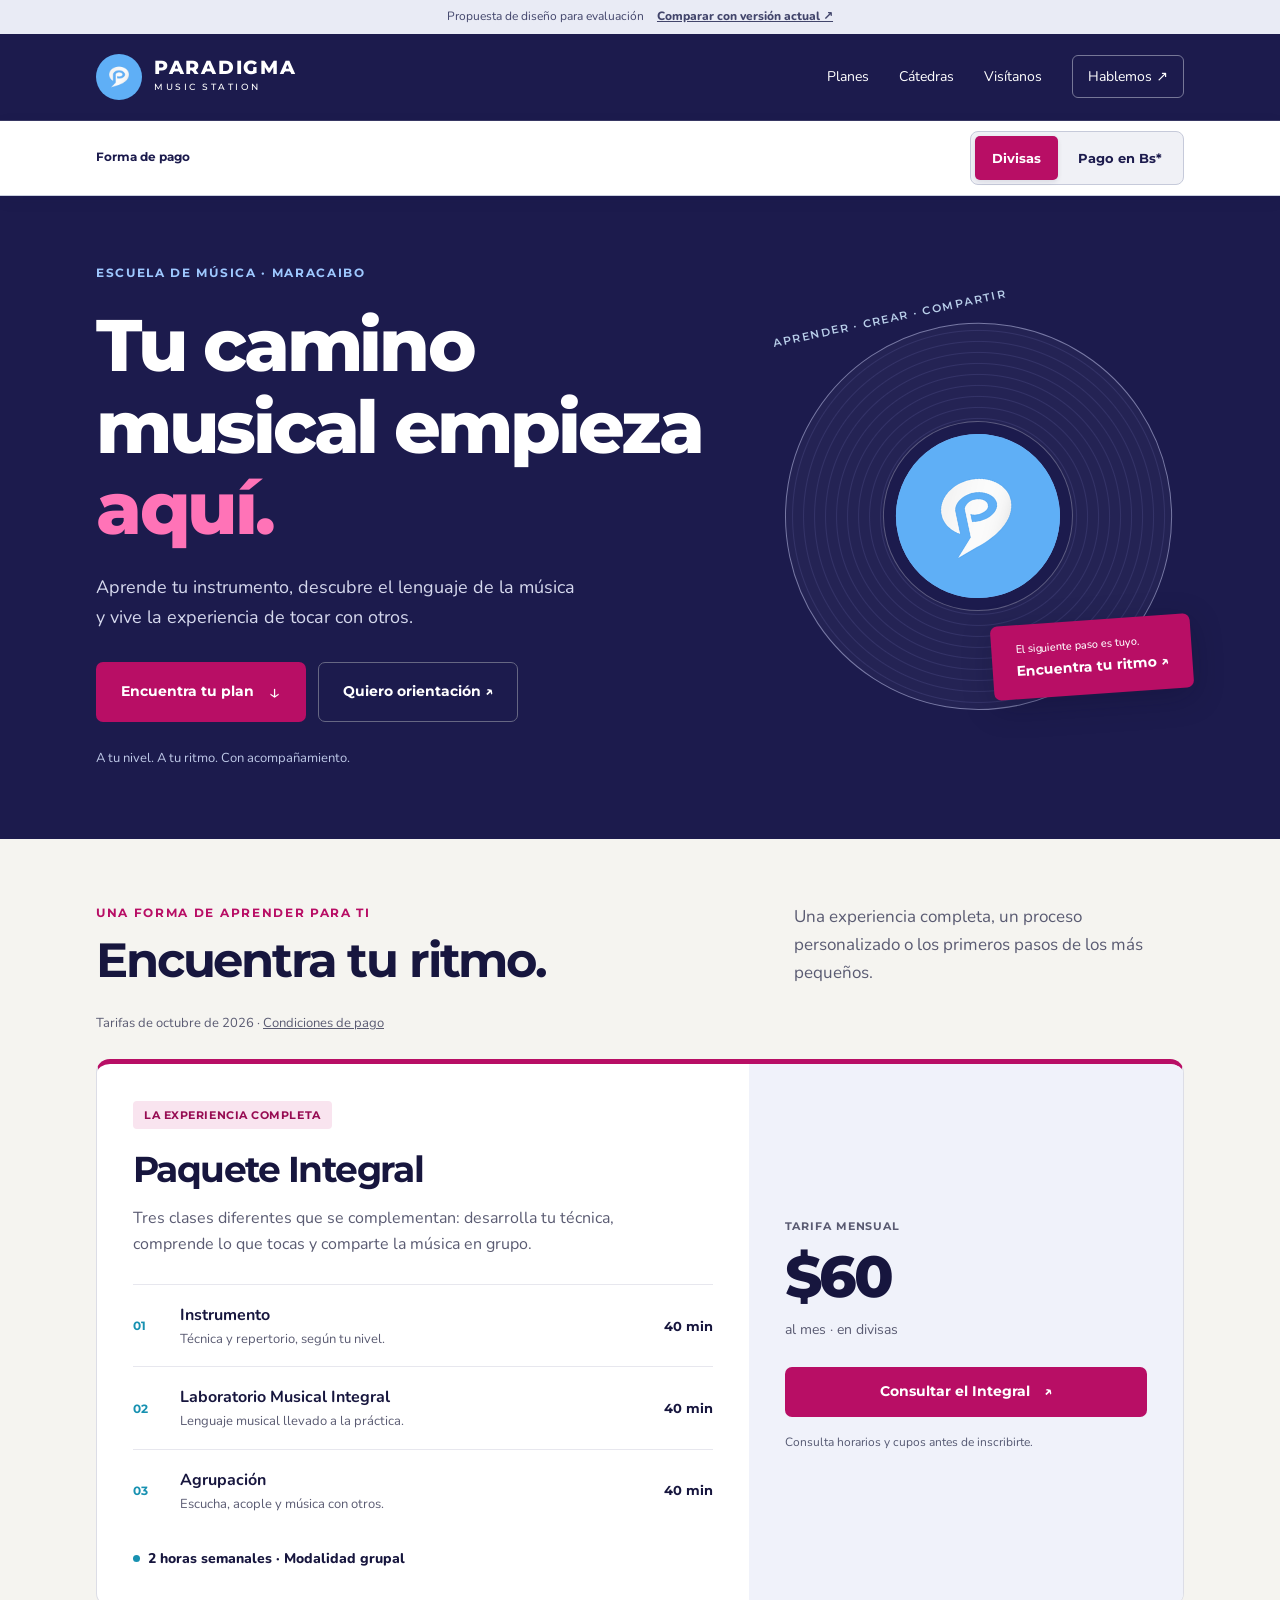
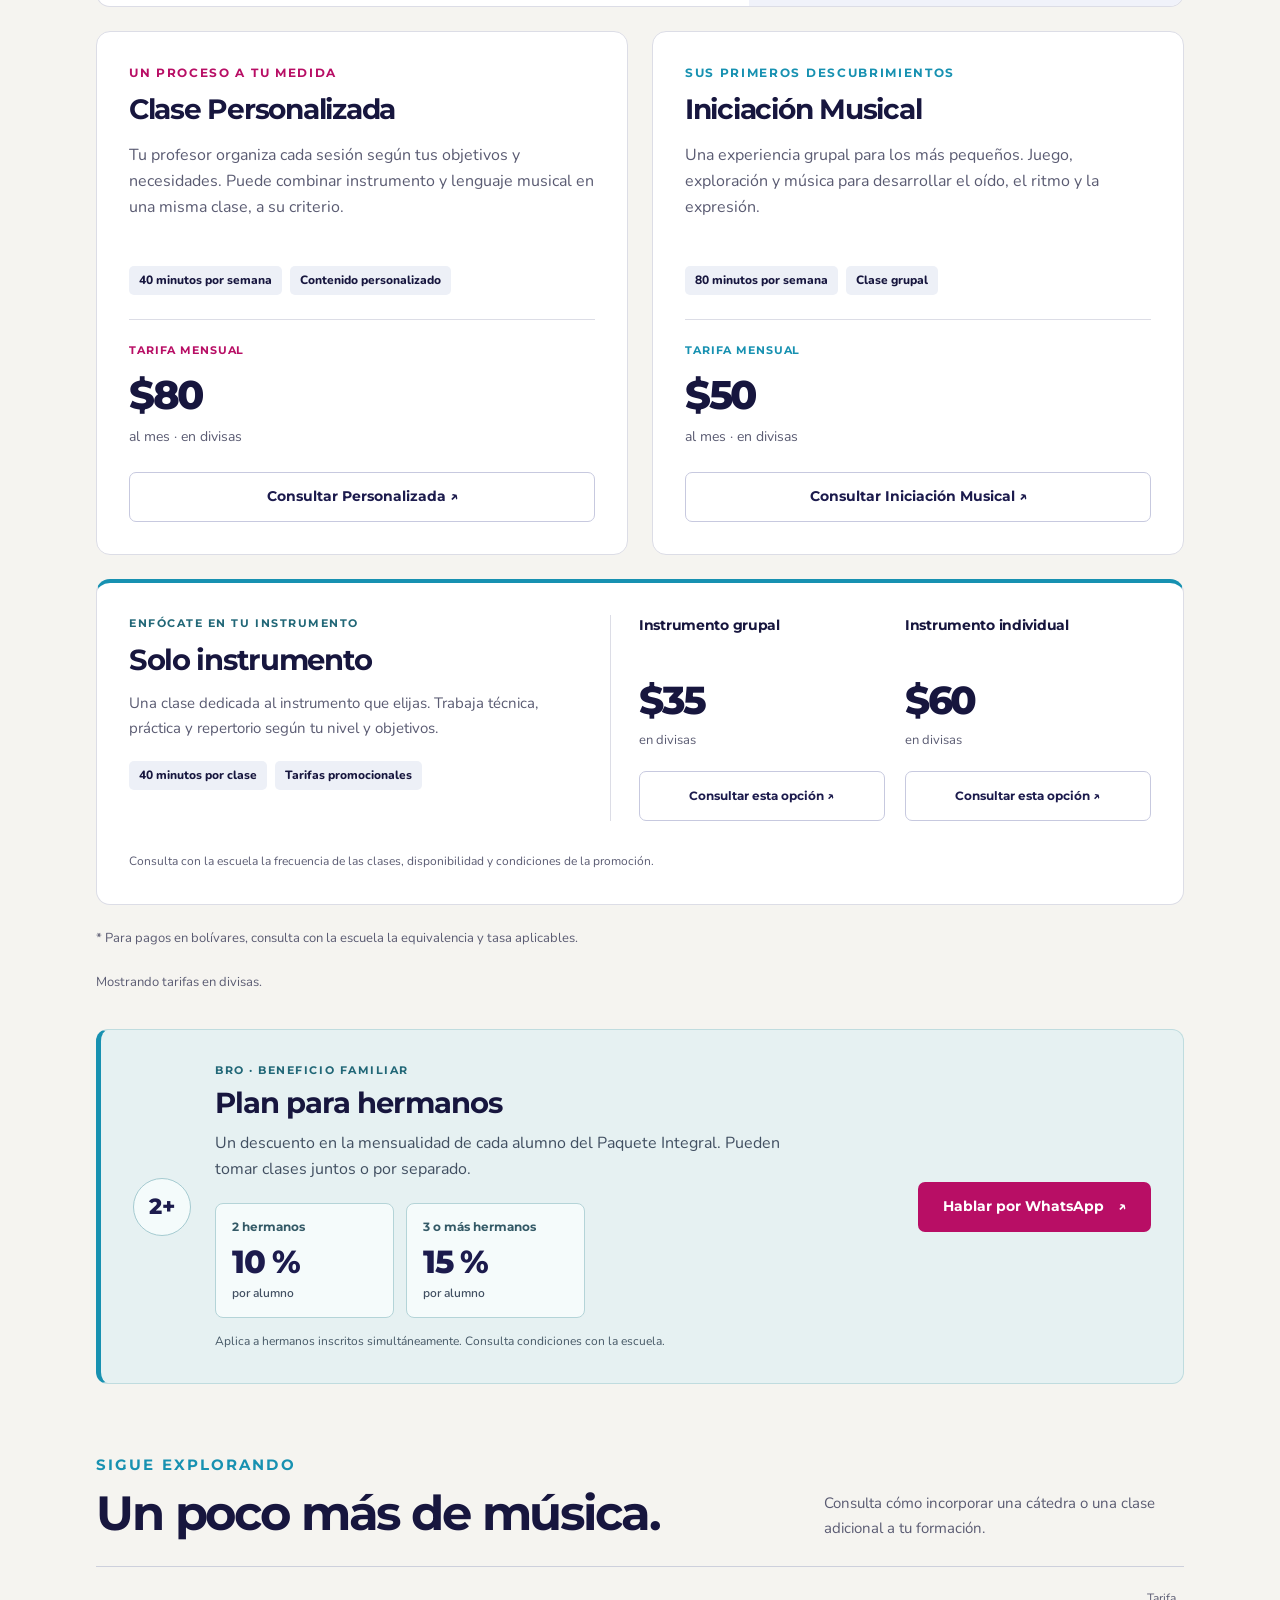
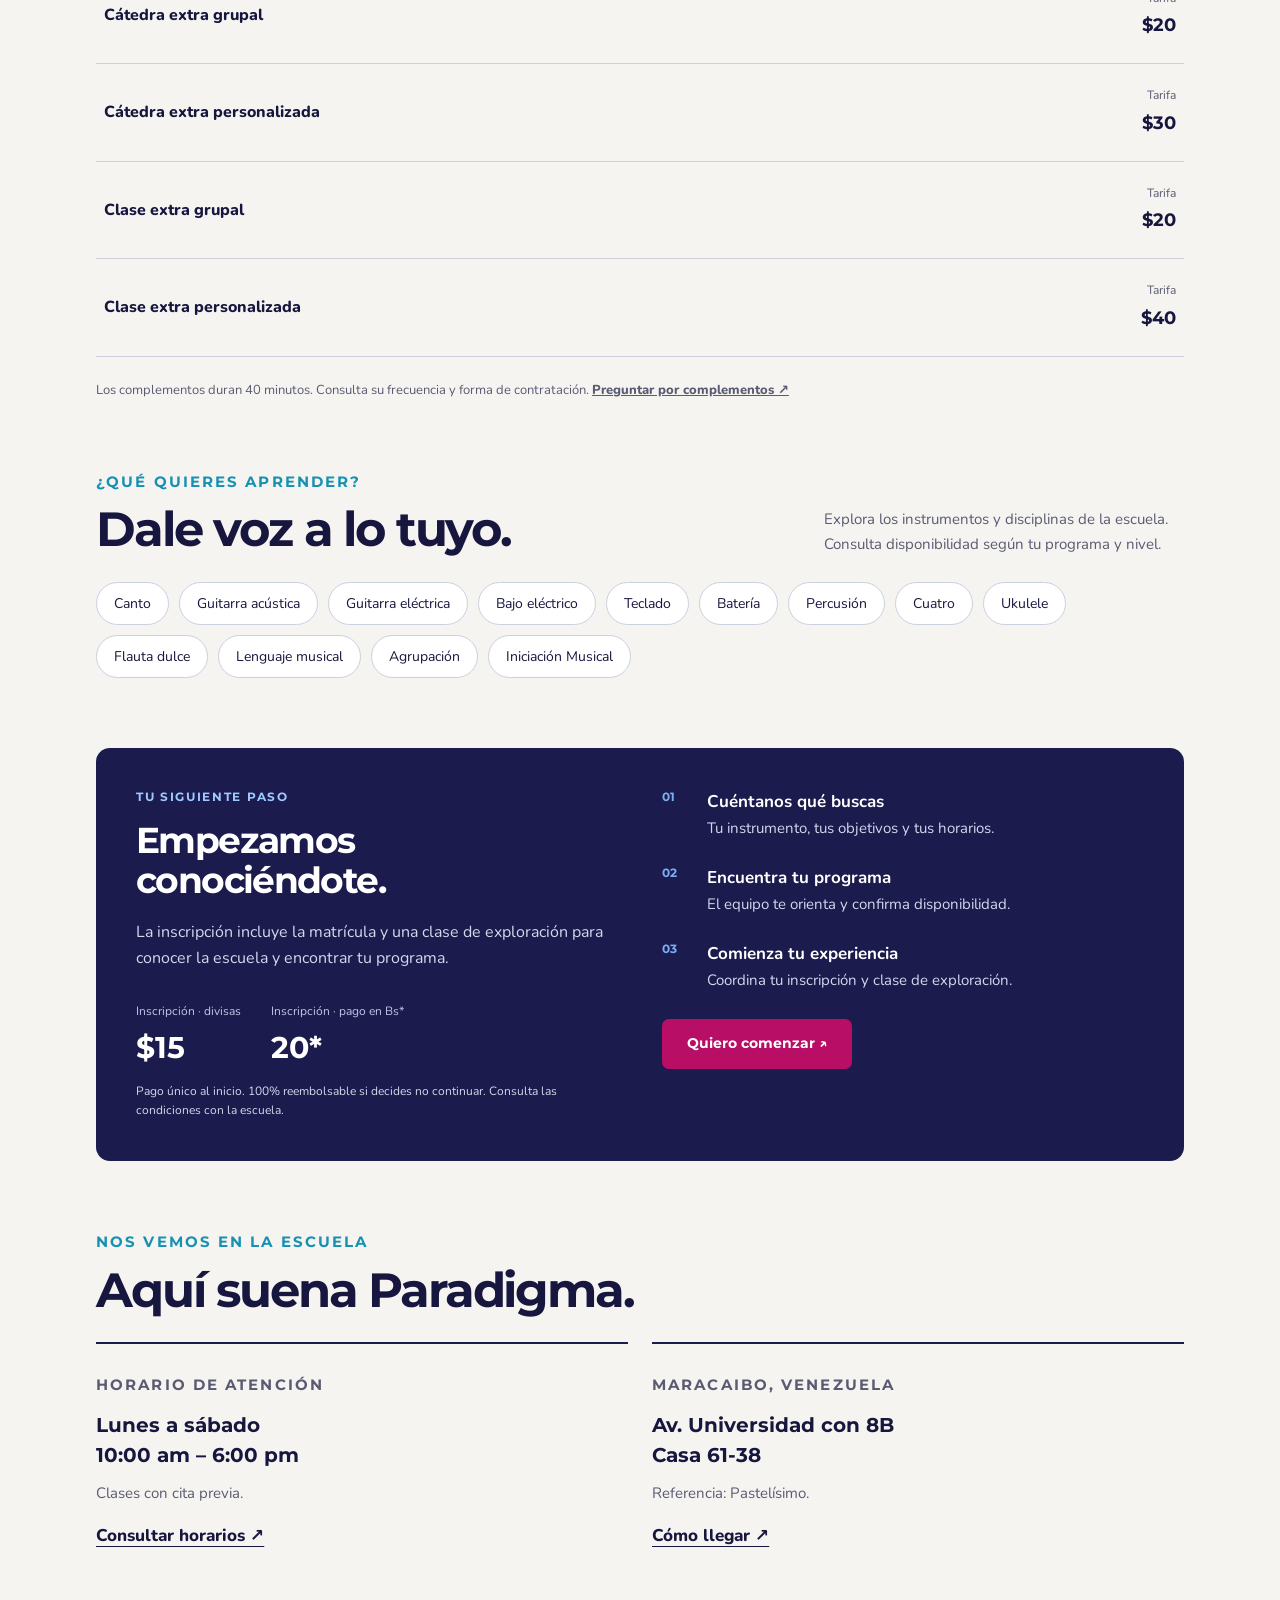
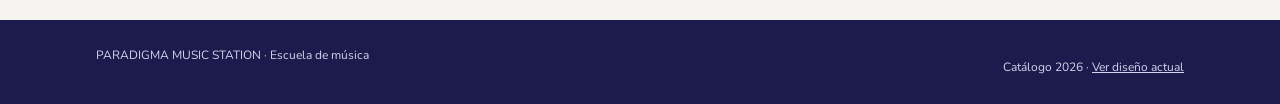
<file: Revisiones/Paradigma/catalogo/index.html>
<!DOCTYPE html>
<html lang="es">
<head>
  <meta charset="utf-8">
  <meta name="viewport" content="width=device-width,initial-scale=1">
  <meta name="description" content="Encuentra tu ritmo en Paradigma Music Station. Explora el Paquete Integral, las clases personalizadas y la iniciación musical en Maracaibo.">
  <meta name="robots" content="noindex,nofollow">
  <title>Encuentra tu ritmo — Paradigma Music Station</title>
  <link rel="icon" href="assets/paradigma.png">
  <link rel="preconnect" href="https://fonts.googleapis.com">
  <link rel="preconnect" href="https://fonts.gstatic.com" crossorigin>
  <link href="https://fonts.googleapis.com/css2?family=Montserrat:wght@400;500;600;700;800;900&family=Nunito:wght@400;600;700;800&display=swap" rel="stylesheet">
  <style>
    :root{--navy:#1c1b4d;--ink:#17163e;--pink:#b80e65;--aqua:#1791b1;--sky:#7caef3;--paper:#f5f4f0;--line:#dcdde6;--muted:#5a5b72;--white:#fff;--title:'Montserrat',sans-serif;--body:'Nunito',system-ui,sans-serif}
    *{box-sizing:border-box}html{scroll-behavior:smooth;scroll-padding-top:100px}body{margin:0;background:var(--paper);color:var(--ink);font:17px/1.65 var(--body)}a{color:inherit}button{font:inherit}h1,h2,h3,p{margin:0}h1,h2,h3{font-family:var(--title);line-height:1.12;letter-spacing:-.045em}h2{font-size:clamp(32px,4vw,48px)}h3{font-size:28px}p+p{margin-top:12px}img{display:block;max-width:100%}a,button{-webkit-tap-highlight-color:transparent}a:focus-visible,button:focus-visible,summary:focus-visible{outline:3px solid var(--aqua);outline-offset:5px}button{cursor:pointer}section{scroll-margin-top:100px}.wrap{max-width:1160px;margin:auto;padding:0 36px}.muted{color:var(--muted)}.eyebrow{font:700 12px/1.5 var(--title);letter-spacing:.14em;text-transform:uppercase}.btn{display:inline-flex;justify-content:center;align-items:center;gap:14px;padding:14px 24px;min-height:50px;border-radius:7px;text-decoration:none;font:700 14px/1.4 var(--title);border:1px solid transparent;transition:background .2s,transform .2s}.btn:hover{transform:translateY(-2px)}.btn-pink{background:var(--pink);color:white}.btn-pink:hover{background:#970c53}.btn-outline{border-color:#c7c9df;color:var(--navy)}.btn-light{color:white;border-color:#666783}.arrow{font-size:21px;font-weight:400}.text-link{text-underline-offset:5px;font-weight:800}.review{background:#e9ebf5;font-size:12px;color:#42456b;text-align:center;padding:7px 20px}.review a{margin-left:10px;font-weight:800}.top{background:var(--navy);color:white;border-bottom:1px solid #ffffff21}.nav{display:flex;align-items:center;justify-content:space-between;gap:24px;padding-top:20px;padding-bottom:20px}.brand{display:flex;gap:12px;align-items:center;text-decoration:none}.brand img{width:46px;height:46px;border-radius:50%}.brand strong{display:block;font:800 19px/1.1 var(--title);letter-spacing:.09em}.brand small{display:block;font:500 9px/1.8 var(--title);letter-spacing:.28em}.navlinks{display:flex;gap:30px;align-items:center;font-size:14px}.navlinks a{text-decoration:none}.navlinks a:hover{text-decoration:underline;text-underline-offset:5px}.nav-contact{border:1px solid #767797;padding:9px 15px;border-radius:6px}.hero{background:var(--navy);color:white;overflow:hidden}.hero-grid{display:grid;grid-template-columns:1.2fr .8fr;gap:60px;align-items:center;padding-top:68px;padding-bottom:70px}.hero .eyebrow{color:#9ec8ff;margin-bottom:22px}.hero h1{font-size:clamp(46px,5.7vw,76px);font-weight:800;max-width:680px}.hero h1 span{color:#ff73b7}.hero-copy{max-width:490px;color:#d5d8ed;font-size:18px;margin-top:24px}.hero-actions{display:flex;gap:12px;flex-wrap:wrap;margin-top:30px}.hero-foot{font-size:13px;color:#bfc9e8;margin-top:26px}.music-art{position:relative;aspect-ratio:1;display:flex;align-items:center;justify-content:center}.record{width:94%;aspect-ratio:1;border-radius:50%;border:1px solid #7778a4;background:repeating-radial-gradient(circle,#242354 0px,#242354 9px,#343368 10px,#242354 11px);display:grid;place-items:center;transform:rotate(-12deg)}.record-center{width:49%;aspect-ratio:1;border-radius:50%;background:#7caef3;display:grid;place-items:center;border:12px solid var(--navy);box-shadow:0 0 0 1px #ffffff40}.record-center img{width:100%;height:100%;border-radius:50%}.sound-tag{position:absolute;right:-8px;bottom:28px;background:var(--pink);padding:17px 24px;border-radius:7px;font:700 14px/1.5 var(--title);transform:rotate(-4deg);box-shadow:0 8px 30px #0b0b2740}.sound-tag small{display:block;font:500 11px var(--body);margin-bottom:4px}.orbit-text{position:absolute;left:-2px;top:27px;font:600 11px var(--title);letter-spacing:.15em;color:#b8cee9;transform:rotate(-12deg)}.intro{display:flex;justify-content:space-between;align-items:end;gap:40px;margin:64px 0 26px}.intro p{max-width:390px;color:var(--muted)}.intro .eyebrow{color:var(--pink);margin-bottom:12px}.payment{display:flex;justify-content:space-between;align-items:center;gap:18px;flex-wrap:wrap;margin-bottom:24px}.payment-note{font-size:13px;color:var(--muted)}.currency{display:flex;gap:3px;background:#e7e7ee;border-radius:8px;padding:4px}.currency button{border:0;background:transparent;color:#4f516d;padding:9px 17px;border-radius:5px;font:700 13px var(--title);min-height:42px}.currency button[aria-pressed=true]{background:var(--navy);color:white}.integral{background:white;border:1px solid var(--line);border-top:5px solid var(--pink);border-radius:14px;display:grid;grid-template-columns:1.5fr 1fr;overflow:hidden}.integral-content{padding:36px}.badge{display:inline-block;background:#f9e4ef;color:#970c53;font:700 11px var(--title);letter-spacing:.05em;padding:7px 11px;border-radius:4px;margin-bottom:20px}.integral h3{font-size:36px;margin-bottom:16px}.description{color:var(--muted);font-size:16px;max-width:560px}.lesson-list{margin-top:26px;display:grid;gap:0}.lesson{display:grid;grid-template-columns:35px 1fr auto;align-items:center;gap:12px;padding:16px 0;border-top:1px solid #e7e7ee}.lesson-num{font:700 12px var(--title);color:var(--aqua)}.lesson strong{font-size:16px}.lesson small{display:block;color:var(--muted);font-size:13px}.lesson-time{font:700 13px var(--title);white-space:nowrap}.total{font-size:14px;font-weight:800;margin-top:16px;display:flex;gap:8px;align-items:center}.total::before{content:'';width:7px;height:7px;border-radius:50%;background:var(--aqua)}.integral-price{padding:36px;background:#f0f2fa;display:flex;flex-direction:column;justify-content:center}.plan-price .eyebrow{font-size:11px;letter-spacing:.08em;color:var(--muted)}.big-price{font:800 58px/1.2 var(--title);letter-spacing:-.06em;margin-top:8px}.price-unit{font-size:14px;color:var(--muted);margin-top:6px}.regular{margin-top:18px;padding-top:16px;border-top:1px solid #cfd3e4;font-size:14px}.regular strong{font:700 21px var(--title);margin-left:8px}.plan-price .btn{margin-top:26px;width:100%}.price-disclaimer{font-size:12px;line-height:1.6;color:#555972;margin-top:16px}.plans{display:grid;grid-template-columns:1fr 1fr;gap:24px;margin-top:24px}.plan{background:white;border:1px solid var(--line);border-radius:14px;padding:32px;display:flex;flex-direction:column}.plan .eyebrow{color:var(--aqua);margin-bottom:12px}.plan.pink .eyebrow{color:var(--pink)}.plan h3{margin-bottom:16px}.plan .description{min-height:104px}.pills{display:flex;gap:8px;flex-wrap:wrap;margin:20px 0 24px}.pill{font-size:12px;font-weight:800;background:#edf0f7;border-radius:5px;padding:5px 10px}.plan-bottom{margin-top:auto;display:grid;grid-template-columns:1fr 1fr;gap:20px;align-items:end;border-top:1px solid var(--line);padding-top:22px}.plan-bottom .big-price{font-size:40px}.plan-bottom .regular{border:0;padding:0;margin-top:12px}.plan .btn{margin-top:24px}.note{font-size:13px;line-height:1.7;color:var(--muted);margin-top:22px}.note a{font-weight:800}.section-block{margin-top:70px}.section-head{display:flex;gap:30px;justify-content:space-between;align-items:end;margin-bottom:25px}.section-head p{color:var(--muted);font-size:15px;max-width:360px}.section-head .eyebrow{color:var(--aqua);margin-bottom:10px}.extras{border-top:1px solid #cdd0dc}.extra{display:grid;grid-template-columns:1fr 180px 180px;align-items:center;gap:24px;padding:22px 8px;border-bottom:1px solid #cdd0dc}.extra small{display:block;font-size:12px;color:var(--muted);margin-bottom:3px}.extra strong{font-family:var(--title);font-size:18px}.extra h3{font:800 16px/1.5 var(--body);letter-spacing:0}.extra-head{padding-top:12px;padding-bottom:12px;font-size:12px;font-weight:800;color:var(--muted)}.chips{display:flex;flex-wrap:wrap;gap:10px;margin-top:24px}.chip{border:1px solid #cbd0df;border-radius:30px;padding:9px 17px;font-size:14px;background:#fff}.start{background:var(--navy);color:white;padding:40px;border-radius:14px;display:grid;grid-template-columns:1fr 1fr;gap:44px}.start h2{font-size:36px;margin:14px 0 18px}.start .description{color:#d4d8ed}.start .eyebrow{color:#9ec8ff}.steps{margin:0;padding:0;list-style:none;counter-reset:steps;display:grid;gap:23px}.steps li{position:relative;padding-left:45px;font-size:15px;counter-increment:steps;color:#d2d7ee}.steps li::before{content:'0' counter(steps);position:absolute;left:0;top:1px;font:700 12px var(--title);color:var(--sky)}.steps strong{display:block;color:white;font-size:17px}.enroll{display:flex;gap:30px;margin:24px 0 16px}.enroll strong{font:700 30px var(--title);display:block;margin-top:5px}.enroll small{font-size:12px;color:#bfc7e8}.start-note{font-size:12px;color:#d3d8ec}.visit{display:grid;grid-template-columns:1fr 1fr;gap:24px;padding-bottom:70px}.visit-card{border-top:2px solid var(--navy);padding-top:20px}.visit-card .eyebrow{color:var(--muted);margin-bottom:14px}.visit-card strong{font:700 20px/1.4 var(--title)}.visit-card p{font-size:15px;color:var(--muted);margin:10px 0 16px}footer{background:var(--navy);color:#d1d5ec;padding:26px 0;font-size:12px}.footer-content{display:flex;justify-content:space-between;gap:25px}.mobile-contact{display:none}.skip{position:fixed;left:20px;top:-100px;z-index:20;background:white;padding:14px}.skip:focus{top:15px}
    @media(max-width:900px){.hero-grid{gap:25px}.navlinks{gap:18px}.integral{grid-template-columns:1.3fr 1fr}.integral-content,.integral-price{padding:28px}.plan{padding:25px}.plan-bottom{grid-template-columns:1fr}.plan .description{min-height:135px}.extra{grid-template-columns:1fr 130px 130px}}
    @media(max-width:640px){.wrap{padding:0 20px}.review{font-size:11px}.review a{display:inline-block}.nav{padding-top:15px;padding-bottom:15px}.brand strong{font-size:15px}.brand small{font-size:8px}.brand img{width:39px;height:39px}.navlinks a:not(.nav-contact){display:none}.nav-contact{font-size:12px;padding:9px 12px}.hero-grid{grid-template-columns:1fr;padding-top:42px;padding-bottom:38px;gap:22px}.hero h1{font-size:48px;max-width:360px}.hero-copy{font-size:16px;margin-top:22px}.hero .eyebrow{font-size:11px;margin-bottom:18px}.hero-actions{margin-top:24px}.hero-actions .btn{padding:13px 17px;font-size:13px}.hero-foot{font-size:12px}.music-art{display:none}.intro{margin-top:40px;display:block}.intro p{margin-top:18px;font-size:16px}.payment{gap:12px}.payment-note{font-size:12px}.integral{grid-template-columns:1fr}.integral-content,.integral-price{padding:25px}.integral h3{font-size:30px}.lesson{grid-template-columns:25px 1fr auto;gap:8px}.lesson strong{font-size:15px}.lesson small{font-size:12px}.lesson-time{font-size:12px}.big-price{font-size:50px}.plans{grid-template-columns:1fr;gap:18px}.plan{padding:25px}.plan .description{min-height:0}.plan-bottom{grid-template-columns:1fr 1fr;gap:12px}.section-block{margin-top:48px}.section-head{display:block}.section-head p{margin-top:18px}.extra{grid-template-columns:1fr 1fr;gap:10px;padding:20px 0}.extra h3{grid-column:1/-1}.extra-head{display:none}.extra strong{font-size:20px}.start{grid-template-columns:1fr;padding:28px 24px;gap:32px}.start h2{font-size:32px}.visit{grid-template-columns:1fr;gap:32px;padding-bottom:38px}.footer-content{display:block}footer{padding-bottom:100px}.footer-content p+p{margin-top:12px}.mobile-contact{position:fixed;z-index:5;bottom:14px;left:20px;right:20px;display:flex;box-shadow:0 5px 25px #17163e35}.mobile-contact .btn{width:100%}section{scroll-margin-top:25px}}
    .orbit-text{top:0;z-index:1}
    .nav-contact{white-space:nowrap}
    @media(max-width:360px){.nav{gap:12px}.brand{gap:8px}.brand img{width:34px;height:34px}.brand strong{font-size:13px}.brand small{font-size:7px}.nav-contact{padding:8px 10px}}
    @media(prefers-reduced-motion:reduce){html{scroll-behavior:auto}*,*::before,*::after{transition:none!important}}
    .plan-bottom{display:block}.extra{grid-template-columns:1fr auto}.extra h3{grid-column:auto}.extra>div{text-align:right}
    .family-offer{display:grid;grid-template-columns:58px 1fr auto;gap:24px;align-items:center;margin-top:36px;padding:32px;background:#e6f1f2;border:1px solid #bfdcdf;border-left:5px solid var(--aqua);border-radius:12px}
    .family-symbol{display:grid;place-items:center;width:58px;height:58px;border:1px solid #a5cbd1;border-radius:50%;color:var(--navy);font:800 22px var(--title);background:#f4fbfb}
    .family-offer .eyebrow{font-size:11px;color:#216777;margin-bottom:9px}
    .family-offer h2{font-size:29px;letter-spacing:-.035em;margin-bottom:10px}
    .family-offer p:last-child{max-width:580px;color:#414f61;font-size:16px}
    .family-offer .btn{white-space:nowrap}
    @media(max-width:900px){.family-offer{grid-template-columns:58px 1fr}.family-offer .btn{grid-column:2;justify-self:start}}
    @media(max-width:640px){.family-offer{grid-template-columns:42px 1fr;padding:24px 20px;gap:16px;margin-top:28px}.family-symbol{width:42px;height:42px;font-size:18px}.family-offer h2{font-size:26px}.family-offer p:last-child{font-size:15px}.family-offer .btn{grid-column:1/-1;width:100%}}
    .family-description{color:#414f61;font-size:16px;max-width:580px}
    .family-discounts{display:grid;grid-template-columns:repeat(2,minmax(0,1fr));gap:12px;margin:20px 0 14px;max-width:370px}
    .family-discounts>div{padding:14px 16px;border:1px solid #b4d4d8;background:#f5fbfb;border-radius:8px}
    .family-discounts dt{font:700 12px/1.5 var(--title);color:#345a67;margin-bottom:7px}
    .family-discounts dd{margin:0;color:var(--navy);font:800 32px/1.2 var(--title);letter-spacing:-.04em}
    .family-discounts dd span{display:block;font:600 12px/1.6 var(--body);color:#414f61;letter-spacing:0;margin-top:3px}
    #hermanos .family-terms{font-size:12px;line-height:1.6;color:#465866;max-width:580px}
    @media(max-width:640px){.family-offer{grid-template-columns:1fr}.family-symbol{display:none}.family-offer .btn{grid-column:1}.family-discounts{gap:10px}.family-discounts>div{padding:13px 12px}}
    .solo-plan{display:grid;grid-template-columns:1fr 1.2fr;gap:30px;padding:32px;margin-top:24px;background:white;border:1px solid var(--line);border-top:4px solid var(--aqua);border-radius:14px}
    .solo-intro .eyebrow{color:#216777;font-size:11px;margin-bottom:12px}
    .solo-intro h3{font-size:29px;margin-bottom:15px}
    .solo-intro .description{font-size:15px}
    .solo-intro .pills{margin-bottom:0}
    .solo-variants{display:grid;grid-template-columns:1fr 1fr;gap:20px;border-left:1px solid var(--line);padding-left:28px}
    .solo-price{display:flex;flex-direction:column;align-items:start}
    .solo-price h4{font:700 14px/1.5 var(--title);letter-spacing:-.02em;min-height:44px;margin:0 0 10px}
    .solo-price .big-price{font-size:39px}
    .solo-price .price-unit{font-size:13px;margin-bottom:20px}
    .solo-price .btn{font-size:12px;padding:12px 14px;width:100%;margin-top:auto}
    .solo-plan>.note{grid-column:1/-1;margin-top:0;font-size:12px}
    @media(max-width:900px){.solo-plan{grid-template-columns:1fr}.solo-variants{border-left:0;border-top:1px solid var(--line);padding-left:0;padding-top:24px}}
    @media(max-width:640px){.solo-plan{padding:25px;gap:24px}.solo-variants{grid-template-columns:1fr;gap:24px}.solo-price h4{min-height:0}.solo-price+.solo-price{border-top:1px solid var(--line);padding-top:24px}}
    .currency-dock{position:sticky;top:0;z-index:30;background:#fff;border-bottom:1px solid #cbd0df;box-shadow:0 4px 14px #17163e14}
    .currency-dock-inner{display:flex;align-items:center;justify-content:space-between;gap:16px;padding-top:10px;padding-bottom:10px}
    .currency-dock-label{font:700 12px/1.4 var(--title);color:var(--navy)}
    .currency-dock .currency{border:1px solid #c6cada;background:#f0f1f6}
    .currency-dock .currency button{min-height:44px;color:var(--navy)}
    .currency-dock .currency button[aria-pressed=true]{background:var(--pink);color:#fff;box-shadow:0 2px 5px #17163e1a}
    .skip{z-index:100}
    @media(max-width:640px){.currency-dock-inner{gap:8px;padding-top:8px;padding-bottom:8px}.currency-dock-label{font-size:11px;max-width:68px}.currency-dock .currency button{padding:9px 12px;font-size:12px}html{scroll-padding-top:90px}}
  </style>
</head>
<body>
<a class="skip" href="#planes">Ir a los planes</a>
<div class="review">Propuesta de diseño para evaluación <a href="https://paradigmams.github.io/catalogo/">Comparar con versión actual ↗</a></div>
<header class="top"><nav class="wrap nav" aria-label="Principal">
  <a class="brand" href="#inicio"><img src="assets/paradigma.png" width="46" height="46" alt=""><span><strong>PARADIGMA</strong><small>MUSIC STATION</small></span></a>
  <div class="navlinks"><a href="#planes">Planes</a><a href="#catedras">Cátedras</a><a href="#visitanos">Visítanos</a><a class="nav-contact" href="https://wa.me/584120509765?text=Hola%2C%20quiero%20conocer%20los%20planes%20de%20la%20escuela.">Hablemos ↗</a></div>
</nav></header>
<aside class="currency-dock" aria-label="Selector de forma de pago">
  <div class="wrap currency-dock-inner"><span class="currency-dock-label">Forma de pago</span><div class="currency" role="group" aria-label="Forma de pago"><button type="button" data-currency="usd" aria-pressed="true">Divisas</button><button type="button" data-currency="bs" aria-pressed="false">Pago en Bs*</button></div></div>
</aside>
<main id="inicio">
  <section class="hero" aria-labelledby="hero-title"><div class="wrap hero-grid">
    <div><p class="eyebrow">Escuela de música · Maracaibo</p><h1 id="hero-title">Tu camino<br>musical empieza <span>aquí.</span></h1><p class="hero-copy">Aprende tu instrumento, descubre el lenguaje de la música y vive la experiencia de tocar con otros.</p><div class="hero-actions"><a class="btn btn-pink" href="#planes">Encuentra tu plan <span class="arrow" aria-hidden="true">↓</span></a><a class="btn btn-light" href="https://wa.me/584120509765?text=Hola%2C%20quisiera%20orientaci%C3%B3n%20para%20elegir%20un%20plan.">Quiero orientación ↗</a></div><p class="hero-foot">A tu nivel. A tu ritmo. Con acompañamiento.</p></div>
    <div class="music-art" aria-hidden="true"><span class="orbit-text">APRENDER · CREAR · COMPARTIR</span><div class="record"><div class="record-center"><img src="assets/paradigma.png" alt="" width="160" height="160"></div></div><div class="sound-tag"><small>El siguiente paso es tuyo.</small>Encuentra tu ritmo ↗</div></div>
  </div></section>
  <div class="wrap">
    <section id="planes" aria-labelledby="planes-title">
      <div class="intro"><div><p class="eyebrow">Una forma de aprender para ti</p><h2 id="planes-title">Encuentra tu ritmo.</h2></div><p>Una experiencia completa, un proceso personalizado o los primeros pasos de los más pequeños.</p></div>
      <div class="payment"><span class="payment-note">Tarifas de octubre de 2026 · <a href="#condiciones">Condiciones de pago</a></span></div>
      <article class="integral" aria-labelledby="integral-title">
        <div class="integral-content"><span class="badge">LA EXPERIENCIA COMPLETA</span><h3 id="integral-title">Paquete Integral</h3><p class="description">Tres clases diferentes que se complementan: desarrolla tu técnica, comprende lo que tocas y comparte la música en grupo.</p>
          <div class="lesson-list"><div class="lesson"><span class="lesson-num">01</span><div><strong>Instrumento</strong><small>Técnica y repertorio, según tu nivel.</small></div><span class="lesson-time">40 min</span></div><div class="lesson"><span class="lesson-num">02</span><div><strong>Laboratorio Musical Integral</strong><small>Lenguaje musical llevado a la práctica.</small></div><span class="lesson-time">40 min</span></div><div class="lesson"><span class="lesson-num">03</span><div><strong>Agrupación</strong><small>Escucha, acople y música con otros.</small></div><span class="lesson-time">40 min</span></div></div>
          <p class="total">2 horas semanales · Modalidad grupal</p>
        </div>
        <div class="integral-price plan-price"><p class="eyebrow">Tarifa mensual</p><div class="big-price" data-usd="$60" data-bs="75*">$60</div><p class="price-unit">al mes · <span data-unit>en divisas</span></p><a class="btn btn-pink" href="https://wa.me/584120509765?text=Hola%2C%20me%20interesa%20el%20Paquete%20Integral.%20%C2%BFQu%C3%A9%20horarios%20tienen%20disponibles%3F">Consultar el Integral <span aria-hidden="true">↗</span></a><p class="price-disclaimer">Consulta horarios y cupos antes de inscribirte.</p></div>
      </article>
      <div class="plans">
        <article class="plan pink" aria-labelledby="personal-title"><p class="eyebrow">Un proceso a tu medida</p><h3 id="personal-title">Clase Personalizada</h3><p class="description">Tu profesor organiza cada sesión según tus objetivos y necesidades. Puede combinar instrumento y lenguaje musical en una misma clase, a su criterio.</p><div class="pills"><span class="pill">40 minutos por semana</span><span class="pill">Contenido personalizado</span></div><div class="plan-bottom"><div class="plan-price"><p class="eyebrow">Tarifa mensual</p><div class="big-price" data-usd="$80" data-bs="100*">$80</div><p class="price-unit">al mes · <span data-unit>en divisas</span></p></div></div><a class="btn btn-outline" href="https://wa.me/584120509765?text=Hola%2C%20me%20interesa%20la%20Clase%20Personalizada.%20Quisiera%20consultar%20modalidad%20y%20horarios.">Consultar Personalizada ↗</a></article>
        <article class="plan" aria-labelledby="infantil-title"><p class="eyebrow">Sus primeros descubrimientos</p><h3 id="infantil-title">Iniciación Musical</h3><p class="description">Una experiencia grupal para los más pequeños. Juego, exploración y música para desarrollar el oído, el ritmo y la expresión.</p><div class="pills"><span class="pill">80 minutos por semana</span><span class="pill">Clase grupal</span></div><div class="plan-bottom"><div class="plan-price"><p class="eyebrow">Tarifa mensual</p><div class="big-price" data-usd="$50" data-bs="65*">$50</div><p class="price-unit">al mes · <span data-unit>en divisas</span></p></div></div><a class="btn btn-outline" href="https://wa.me/584120509765?text=Hola%2C%20me%20interesa%20Iniciaci%C3%B3n%20Musical.%20Quisiera%20consultar%20edades%20y%20horarios.">Consultar Iniciación Musical ↗</a></article>
      </div>
      <article class="solo-plan" id="solo-instrumento" aria-labelledby="solo-title">
        <div class="solo-intro"><p class="eyebrow">Enfócate en tu instrumento</p><h3 id="solo-title">Solo instrumento</h3><p class="description">Una clase dedicada al instrumento que elijas. Trabaja técnica, práctica y repertorio según tu nivel y objetivos.</p><div class="pills"><span class="pill">40 minutos por clase</span><span class="pill">Tarifas promocionales</span></div></div>
        <div class="solo-variants" aria-label="Opciones de Solo instrumento">
          <div class="solo-price"><h4>Instrumento grupal</h4><div class="big-price" data-usd="$35" data-bs="45*">$35</div><p class="price-unit"><span data-unit>en divisas</span></p><a class="btn btn-outline" href="https://wa.me/584120509765?text=Hola%2C%20me%20interesa%20Instrumento%20grupal.%20Quisiera%20consultar%20horarios%20y%20condiciones%20de%20la%20promoci%C3%B3n.">Consultar esta opción ↗</a></div>
          <div class="solo-price"><h4>Instrumento individual</h4><div class="big-price" data-usd="$60" data-bs="75*">$60</div><p class="price-unit"><span data-unit>en divisas</span></p><a class="btn btn-outline" href="https://wa.me/584120509765?text=Hola%2C%20me%20interesa%20Instrumento%20individual.%20Quisiera%20consultar%20horarios%20y%20condiciones%20de%20la%20promoci%C3%B3n.">Consultar esta opción ↗</a></div>
        </div>
        <p class="note">Consulta con la escuela la frecuencia de las clases, disponibilidad y condiciones de la promoción.</p>
      </article>
      <p class="note" id="condiciones">* Para pagos en bolívares, consulta con la escuela la equivalencia y tasa aplicables.</p>
      <p class="note" id="currency-status" role="status" aria-live="polite">Mostrando tarifas en divisas.</p>
    </section>
    <section class="family-offer" id="hermanos" aria-labelledby="hermanos-title">
      <div class="family-symbol" aria-hidden="true">2+</div>
      <div class="family-content">
        <p class="eyebrow">BRO · Beneficio familiar</p><h2 id="hermanos-title">Plan para hermanos</h2>
        <p class="family-description">Un descuento en la mensualidad de cada alumno del Paquete Integral. Pueden tomar clases juntos o por separado.</p>
        <dl class="family-discounts" aria-label="Descuento por cantidad de hermanos">
          <div><dt>2 hermanos</dt><dd>10 %<span>por alumno</span></dd></div>
          <div><dt>3 o más hermanos</dt><dd>15 %<span>por alumno</span></dd></div>
        </dl>
        <p class="family-terms">Aplica a hermanos inscritos simultáneamente. Consulta condiciones con la escuela.</p>
      </div>
      <a class="btn btn-pink" href="https://wa.me/584120509765?text=Hola%2C%20quisiera%20informaci%C3%B3n%20sobre%20el%20plan%20para%20hermanos.%20%C2%BFQu%C3%A9%20opciones%20tienen%3F">Hablar por WhatsApp <span aria-hidden="true">↗</span></a>
    </section>
    <section class="section-block" aria-labelledby="extra-title"><div class="section-head"><div><p class="eyebrow">Sigue explorando</p><h2 id="extra-title">Un poco más de música.</h2></div><p>Consulta cómo incorporar una cátedra o una clase adicional a tu formación.</p></div><div class="extras">
      
      <div class="extra"><h3>Cátedra extra grupal</h3><div><small>Tarifa</small><strong data-usd="$20" data-bs="25*">$20</strong></div></div>
      <div class="extra"><h3>Cátedra extra personalizada</h3><div><small>Tarifa</small><strong data-usd="$30" data-bs="35*">$30</strong></div></div>
      <div class="extra"><h3>Clase extra grupal</h3><div><small>Tarifa</small><strong data-usd="$20" data-bs="25*">$20</strong></div></div>
      <div class="extra"><h3>Clase extra personalizada</h3><div><small>Tarifa</small><strong data-usd="$40" data-bs="50*">$40</strong></div></div>
    </div><p class="note">Los complementos duran 40 minutos. Consulta su frecuencia y forma de contratación. <a href="https://wa.me/584120509765?text=Hola%2C%20quisiera%20informaci%C3%B3n%20sobre%20c%C3%A1tedras%20y%20clases%20extra.">Preguntar por complementos ↗</a></p></section>
    <section id="catedras" class="section-block" aria-labelledby="catedras-title"><div class="section-head"><div><p class="eyebrow">¿Qué quieres aprender?</p><h2 id="catedras-title">Dale voz a lo tuyo.</h2></div><p>Explora los instrumentos y disciplinas de la escuela. Consulta disponibilidad según tu programa y nivel.</p></div><div class="chips"><span class="chip">Canto</span><span class="chip">Guitarra acústica</span><span class="chip">Guitarra eléctrica</span><span class="chip">Bajo eléctrico</span><span class="chip">Teclado</span><span class="chip">Batería</span><span class="chip">Percusión</span><span class="chip">Cuatro</span><span class="chip">Ukulele</span><span class="chip">Flauta dulce</span><span class="chip">Lenguaje musical</span><span class="chip">Agrupación</span><span class="chip">Iniciación Musical</span></div></section>
    <section class="section-block start" aria-labelledby="start-title">
      <div><p class="eyebrow">Tu siguiente paso</p><h2 id="start-title">Empezamos<br>conociéndote.</h2><p class="description">La inscripción incluye la matrícula y una clase de exploración para conocer la escuela y encontrar tu programa.</p><div class="enroll"><div><small>Inscripción · divisas</small><strong>$15</strong></div><div><small>Inscripción · pago en Bs*</small><strong>20*</strong></div></div><p class="start-note">Pago único al inicio. 100% reembolsable si decides no continuar. Consulta las condiciones con la escuela.</p></div>
      <div><ol class="steps"><li><strong>Cuéntanos qué buscas</strong>Tu instrumento, tus objetivos y tus horarios.</li><li><strong>Encuentra tu programa</strong>El equipo te orienta y confirma disponibilidad.</li><li><strong>Comienza tu experiencia</strong>Coordina tu inscripción y clase de exploración.</li></ol><a class="btn btn-pink" style="margin-top:26px" href="https://wa.me/584120509765?text=Hola%2C%20quiero%20informaci%C3%B3n%20sobre%20la%20inscripci%C3%B3n%20y%20la%20clase%20de%20exploraci%C3%B3n.">Quiero comenzar ↗</a></div>
    </section>
    <section id="visitanos" class="section-block" aria-labelledby="visit-title"><div class="section-head"><div><p class="eyebrow">Nos vemos en la escuela</p><h2 id="visit-title">Aquí suena Paradigma.</h2></div></div><div class="visit"><div class="visit-card"><p class="eyebrow">Horario de atención</p><strong>Lunes a sábado<br>10:00 am – 6:00 pm</strong><p>Clases con cita previa.</p><a class="text-link" href="https://wa.me/584120509765?text=Hola%2C%20quiero%20consultar%20horarios%20disponibles.">Consultar horarios ↗</a></div><div class="visit-card"><p class="eyebrow">Maracaibo, Venezuela</p><strong>Av. Universidad con 8B<br>Casa 61-38</strong><p>Referencia: Pastelísimo.</p><a class="text-link" href="https://maps.app.goo.gl/MkYKwhdmCUk4MCjd9" target="_blank" rel="noopener noreferrer">Cómo llegar ↗</a></div></div></section>
  </div>
</main>
<footer><div class="wrap footer-content"><p>PARADIGMA MUSIC STATION · Escuela de música</p><p>Catálogo 2026 · <a href="https://paradigmams.github.io/catalogo/">Ver diseño actual</a></p></div></footer>
<div class="mobile-contact"><a class="btn btn-pink" href="https://wa.me/584120509765?text=Hola%2C%20quiero%20orientaci%C3%B3n%20sobre%20los%20planes%20de%20Paradigma.">Hablar por WhatsApp ↗</a></div>
<script>
  document.querySelectorAll('[data-currency]').forEach(button => {
    button.addEventListener('click', () => {
      const currency = button.dataset.currency;
      document.querySelectorAll('[data-currency]').forEach(b => b.setAttribute('aria-pressed', String(b === button)));
      document.querySelectorAll('[data-usd][data-bs]').forEach(price => { price.textContent = price.dataset[currency]; });
      document.querySelectorAll('[data-unit]').forEach(unit => { unit.textContent = currency === 'usd' ? 'en divisas' : 'pago en Bs*'; });
      document.getElementById('currency-status').textContent = currency === 'usd' ? 'Mostrando tarifas en divisas.' : 'Mostrando referencias para pago en Bs. Consulta equivalencia, tasa y condiciones con la escuela.';
    });
  });
</script>
</body>
</html>
</file>
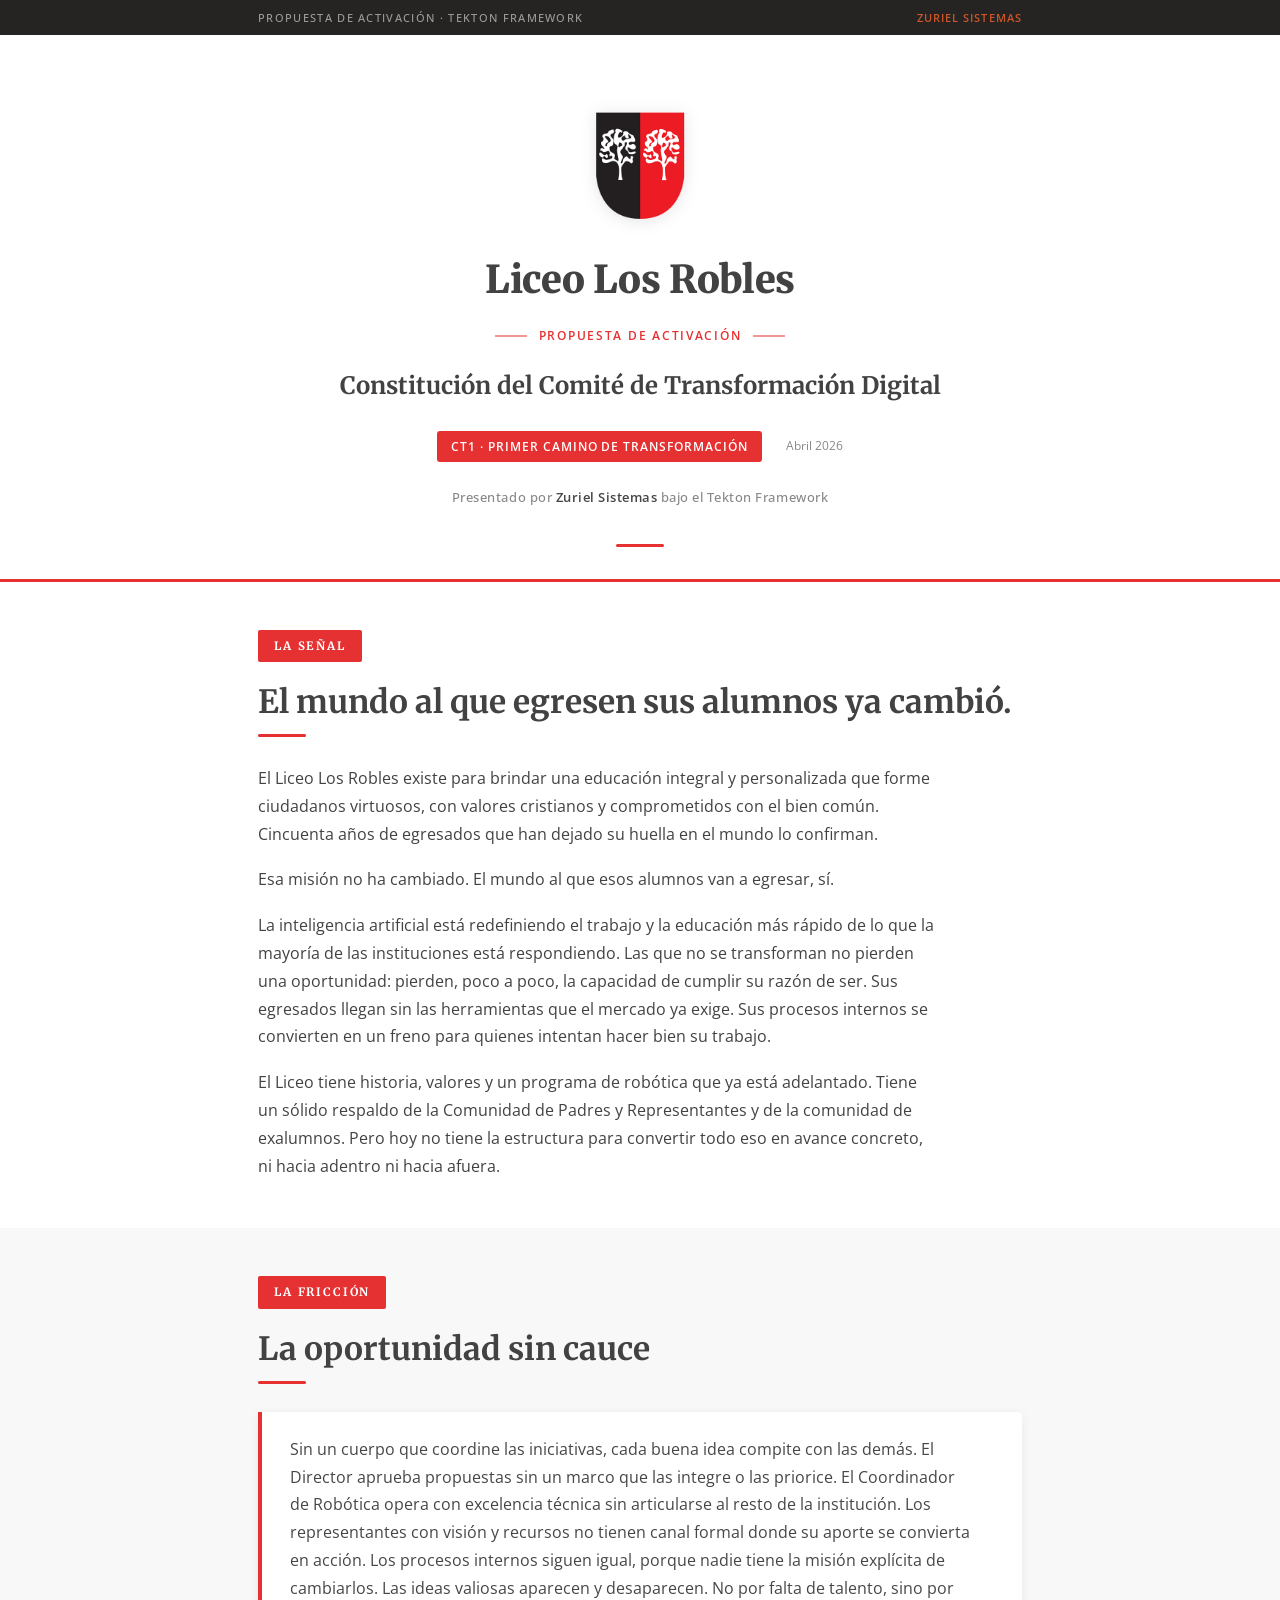
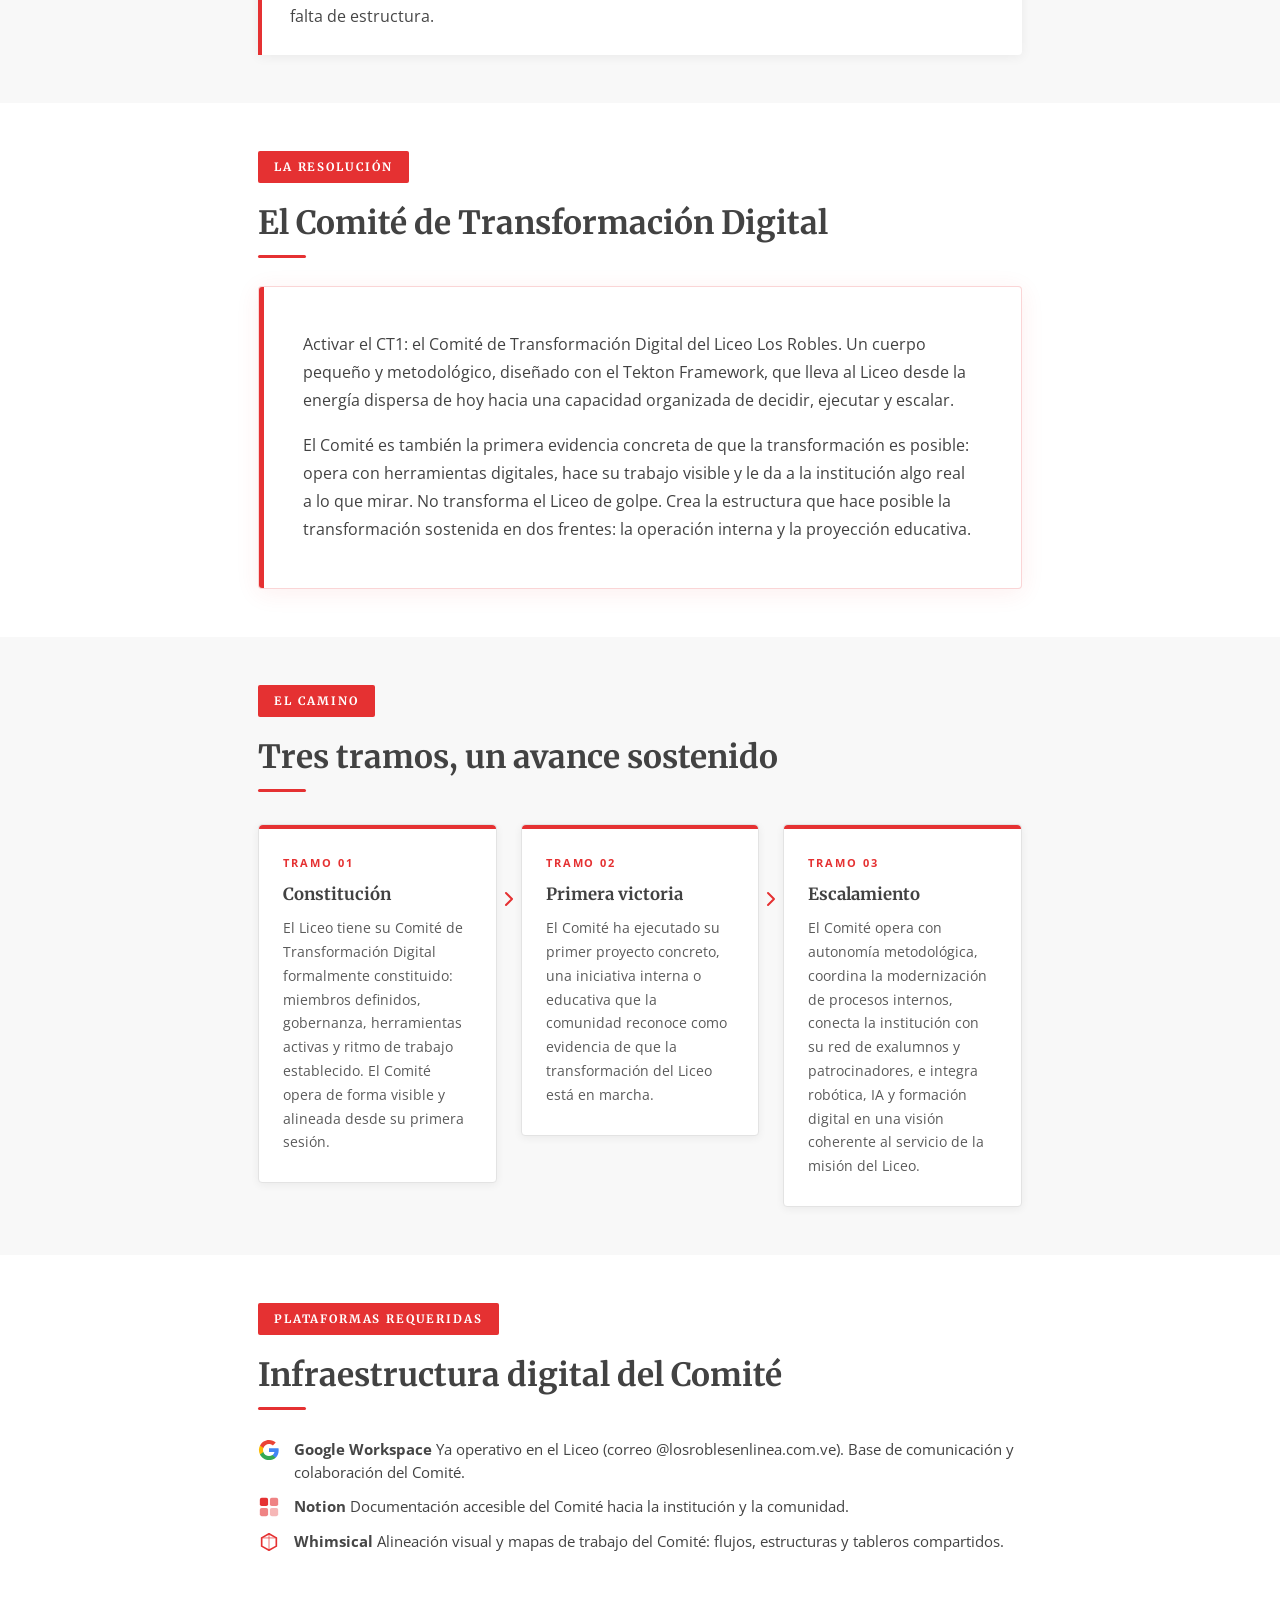
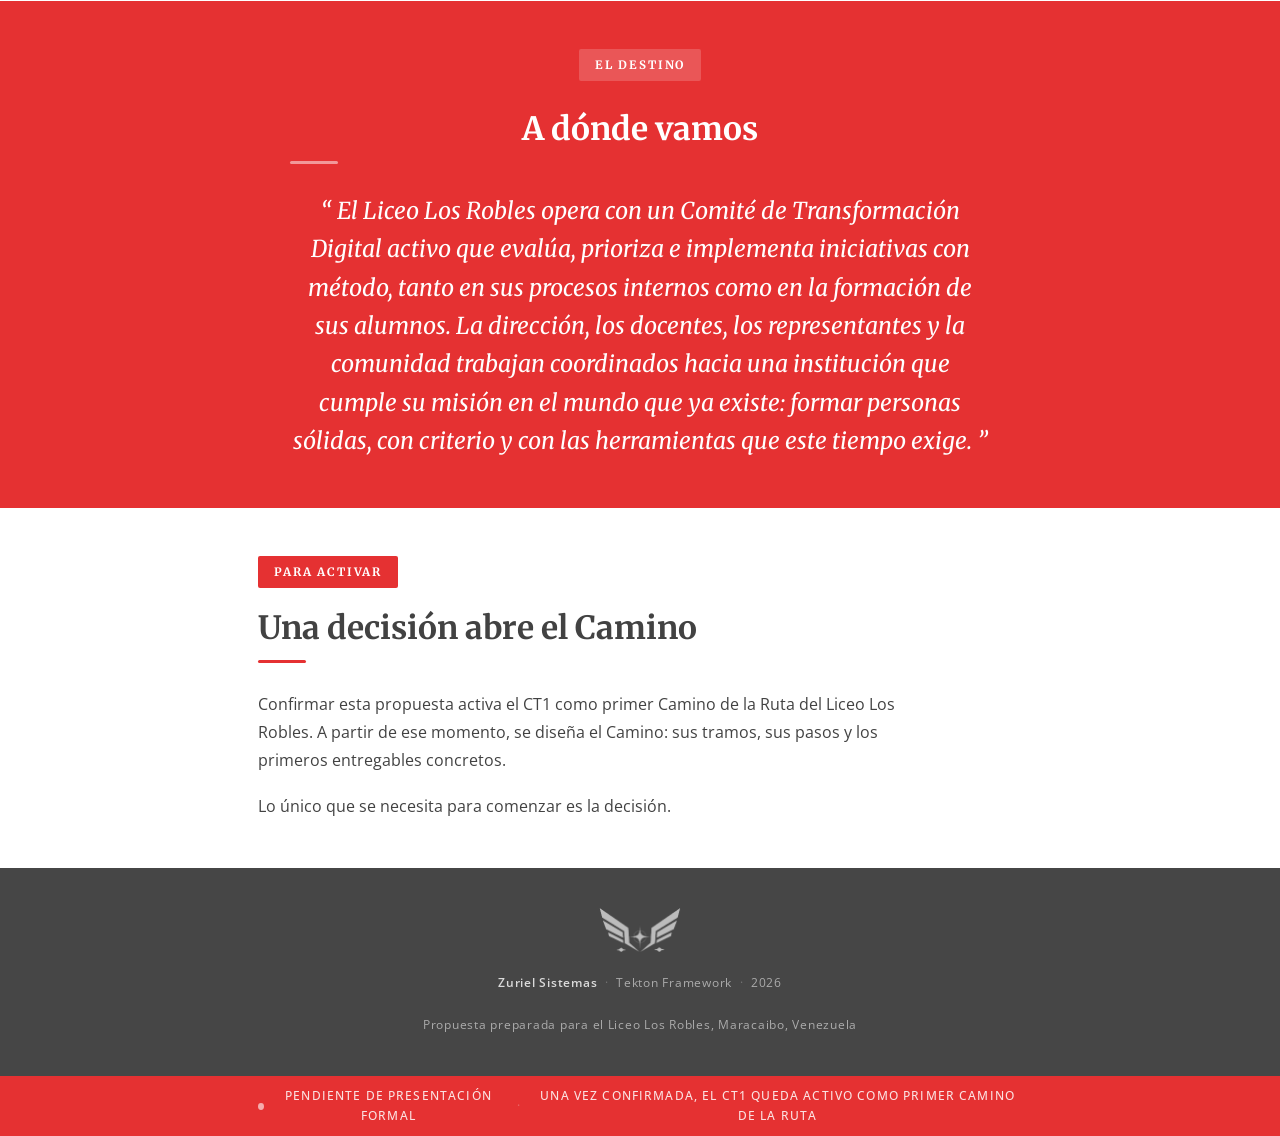
<file: Activacion-CT1-LosRobles.html>
<!DOCTYPE html>
<html lang="es">
<head>
  <meta charset="UTF-8" />
  <meta name="viewport" content="width=device-width, initial-scale=1.0" />
  <title>CT1 · Propuesta de Activación — Liceo Los Robles</title>

  <!-- Open Graph / WhatsApp preview -->
  <meta property="og:type"        content="website" />
  <meta property="og:title"       content="Comité de Transformación Digital — Liceo Los Robles" />
  <meta property="og:description" content="CT1 · Primer Camino de Transformación. Propuesta de Activación para la constitución del Comité de Transformación Digital del Liceo Los Robles." />
  <meta property="og:image"       content="[data-uri]" />
  <meta property="og:image:width"  content="300" />
  <meta property="og:image:height" content="300" />
  <meta name="description"        content="CT1 · Primer Camino de Transformación. Propuesta de Activación para la constitución del Comité de Transformación Digital del Liceo Los Robles." />
  <link rel="preconnect" href="https://fonts.googleapis.com" />
  <link rel="preconnect" href="https://fonts.gstatic.com" crossorigin />
  <link href="https://fonts.googleapis.com/css2?family=Merriweather:ital,wght@0,400;0,700;0,900;1,400&family=Open+Sans:wght@300;400;500;600;700&display=swap" rel="stylesheet" />

  <style>
    /* ─── Variables ───────────────────────────────────────────── */
    :root {
      /* Paleta del Liceo Los Robles — fuente de verdad */
      --rojo:          #E53132;
      --rojo-dark:     #C82929;
      --negro:         #000000;
      --gris-carbon:   #464646;
      --gris-texto:    #424242;
      --gris-sup:      #F8F8F8;
      --blanco:        #FFFFFF;

      /* Firma Zuriel — presencia mínima */
      --zuriel-naranja: #EB5E28;
      --zuriel-dark:    #252422;

      /* Layout */
      --max-w:  860px;
      --gap:    clamp(2.5rem, 6vw, 4.5rem);

      /* Tipografía */
      --font-serif:  'Merriweather', 'Georgia', serif;
      --font-sans:   'Open Sans', 'Arial', sans-serif;
    }

    /* ─── Reset ───────────────────────────────────────────────── */
    *, *::before, *::after { box-sizing: border-box; margin: 0; padding: 0; }
    html { scroll-behavior: smooth; }
    body {
      font-family: var(--font-sans);
      font-size: 16px;
      line-height: 1.75;
      color: var(--gris-texto);
      background: var(--blanco);
      -webkit-font-smoothing: antialiased;
    }
    img { max-width: 100%; display: block; }
    a   { color: inherit; text-decoration: none; }

    /* ─── Layout helper ───────────────────────────────────────── */
    .container {
      width: 100%;
      max-width: var(--max-w);
      margin-inline: auto;
      padding-inline: clamp(1.5rem, 5vw, 3rem);
    }

    /* ─── Barra superior (firma Zuriel, muy sutil) ────────────── */
    .topbar {
      background: var(--zuriel-dark);
      padding: 8px 0;
    }
    .topbar .container {
      display: flex;
      align-items: center;
      justify-content: space-between;
      gap: 1rem;
    }
    .topbar-label {
      font-family: var(--font-sans);
      font-size: 11px;
      font-weight: 500;
      letter-spacing: .12em;
      text-transform: uppercase;
      color: rgba(255,255,255,.55);
    }
    .topbar-firma {
      font-family: var(--font-sans);
      font-size: 11px;
      font-weight: 600;
      letter-spacing: .10em;
      text-transform: uppercase;
      color: var(--zuriel-naranja);
      opacity: .85;
    }

    /* ════════════════════════════════════════════════════════════
       PORTADA / HERO
    ════════════════════════════════════════════════════════════ */
    .hero {
      background: var(--blanco);
      padding-block: clamp(2.5rem, 6vw, 4rem) clamp(1.5rem, 3vw, 2rem);
      border-bottom: 3px solid var(--rojo);
    }
    .hero .container {
      display: flex;
      flex-direction: column;
      align-items: center;
      text-align: center;
      gap: 1.5rem;
    }
    .hero-logo {
      width: 110px;
      height: auto;
      display: block;
      filter: drop-shadow(0 2px 8px rgba(0,0,0,.10));
    }
    .hero-inst {
      font-family: var(--font-serif);
      font-size: clamp(1.6rem, 4vw, 2.4rem);
      font-weight: 900;
      color: var(--gris-texto);
      letter-spacing: -.01em;
      line-height: 1.2;
    }
    .hero-eyebrow {
      display: inline-flex;
      align-items: center;
      gap: .75rem;
      font-family: var(--font-sans);
      font-size: .72rem;
      font-weight: 600;
      letter-spacing: .15em;
      text-transform: uppercase;
      color: var(--rojo);
    }
    .hero-eyebrow::before,
    .hero-eyebrow::after {
      content: '';
      display: block;
      width: 32px;
      height: 1.5px;
      background: var(--rojo);
      opacity: .5;
    }
    .hero-titulo {
      font-family: var(--font-serif);
      font-size: clamp(1.15rem, 3vw, 1.5rem);
      font-weight: 700;
      color: var(--gris-texto);
      line-height: 1.35;
      max-width: 620px;
    }
    .hero-meta {
      display: flex;
      flex-wrap: wrap;
      align-items: center;
      justify-content: center;
      gap: .5rem 1.5rem;
      margin-top: .25rem;
    }
    .hero-badge {
      display: inline-flex;
      align-items: center;
      gap: .4rem;
      font-family: var(--font-sans);
      font-size: .75rem;
      font-weight: 600;
      letter-spacing: .08em;
      text-transform: uppercase;
      color: var(--blanco);
      background: var(--rojo);
      padding: 5px 14px;
      border-radius: 3px;
    }
    .hero-fecha {
      font-family: var(--font-sans);
      font-size: .78rem;
      color: #888888;
      font-weight: 400;
    }
    .hero-presentado {
      font-family: var(--font-sans);
      font-size: .8rem;
      font-weight: 500;
      color: #888888;
      letter-spacing: .04em;
    }
    .hero-presentado strong {
      color: var(--gris-carbon);
      font-weight: 600;
    }
    /* Firma Zuriel como pie de portada */
    .hero-divider {
      width: 48px;
      height: 3px;
      background: var(--rojo);
      border-radius: 2px;
      margin-top: .75rem;
    }

    /* ════════════════════════════════════════════════════════════
       SECCIONES GENÉRICAS
    ════════════════════════════════════════════════════════════ */
    .section {
      padding-block: clamp(2rem, 4.5vw, 3rem);
    }
    .section-alt {
      background: var(--gris-sup);
    }
    .section-dark {
      background: var(--gris-carbon);
      color: var(--blanco);
    }
    .section-red {
      background: var(--rojo);
      color: var(--blanco);
    }

    /* Block title — estilo institucional Liceo Los Robles */
    .block-title {
      display: inline-block;
      font-family: var(--font-serif);
      font-size: .72rem;
      font-weight: 700;
      letter-spacing: .16em;
      text-transform: uppercase;
      color: var(--blanco);
      background: var(--rojo);
      padding: 6px 16px;
      border-radius: 2px;
      margin-bottom: 1.25rem;
    }
    .section-dark .block-title {
      background: rgba(255,255,255,.15);
      color: var(--blanco);
    }

    /* Heading H2 con separador rojo */
    .section-heading {
      font-family: var(--font-serif);
      font-size: clamp(1.5rem, 3.5vw, 2rem);
      font-weight: 700;
      color: var(--gris-texto);
      line-height: 1.25;
      margin-bottom: .75rem;
    }
    .section-dark .section-heading,
    .section-red .section-heading {
      color: var(--blanco);
    }
    .section-rule {
      width: 48px;
      height: 3px;
      background: var(--rojo);
      border-radius: 2px;
      margin-bottom: 1.75rem;
    }
    .section-dark .section-rule {
      background: rgba(255,255,255,.35);
    }
    .section-red .section-rule {
      background: rgba(255,255,255,.5);
    }

    .body-text {
      font-family: var(--font-sans);
      font-size: 15.5px;
      line-height: 1.8;
      color: var(--gris-texto);
      max-width: 680px;
    }
    .section-dark .body-text,
    .section-red .body-text {
      color: rgba(255,255,255,.88);
    }
    .body-text + .body-text {
      margin-top: 1.1rem;
    }

    /* ════════════════════════════════════════════════════════════
       LA FRICCIÓN — diagnóstico con tono diferenciado
    ════════════════════════════════════════════════════════════ */
    .friction-block {
      background: var(--blanco);
      border-left: 4px solid var(--rojo);
      padding: 1.5rem 1.75rem;
      border-radius: 0 4px 4px 0;
      box-shadow: 0 2px 12px rgba(0,0,0,.06);
    }

    /* ════════════════════════════════════════════════════════════
       LA RESOLUCIÓN — destacado
    ════════════════════════════════════════════════════════════ */
    .resolution-card {
      background: var(--blanco);
      border: 1.5px solid rgba(229,49,50,.20);
      border-radius: 4px;
      padding: clamp(1.75rem, 5vw, 2.75rem);
      box-shadow: 0 4px 24px rgba(229,49,50,.08);
      position: relative;
      overflow: hidden;
    }
    .resolution-card::before {
      content: '';
      position: absolute;
      top: 0; left: 0;
      width: 5px;
      height: 100%;
      background: var(--rojo);
    }

    /* ════════════════════════════════════════════════════════════
       EL CAMINO — timeline de tres tramos
    ════════════════════════════════════════════════════════════ */
    .camino-grid {
      display: grid;
      grid-template-columns: repeat(auto-fit, minmax(220px, 1fr));
      gap: 1.5rem;
      margin-top: 2rem;
    }
    .tramo-card {
      background: var(--blanco);
      border-radius: 4px;
      padding: 1.75rem 1.5rem;
      border: 1px solid #E3E3E3;
      box-shadow: 0 2px 8px rgba(0,0,0,.06);
      display: flex;
      flex-direction: column;
      gap: .75rem;
      position: relative;
    }
    .tramo-card::before {
      content: '';
      position: absolute;
      top: 0; left: 0; right: 0;
      height: 4px;
      background: var(--rojo);
      border-radius: 4px 4px 0 0;
    }
    .tramo-num {
      font-family: var(--font-sans);
      font-size: .68rem;
      font-weight: 700;
      letter-spacing: .18em;
      text-transform: uppercase;
      color: var(--rojo);
    }
    .tramo-nombre {
      font-family: var(--font-serif);
      font-size: 1.05rem;
      font-weight: 700;
      color: var(--gris-texto);
      line-height: 1.2;
    }
    .tramo-desc {
      font-family: var(--font-sans);
      font-size: 14px;
      line-height: 1.7;
      color: #5a5a5a;
    }

    /* Flecha conectora entre tramos (desktop) */
    .camino-connector {
      display: none;
    }
    @media (min-width: 700px) {
      .camino-grid {
        grid-template-columns: 1fr 24px 1fr 24px 1fr;
        align-items: start;
        gap: 0;
      }
      .camino-connector {
        display: flex;
        align-items: flex-start;
        justify-content: center;
        padding-top: calc(1.75rem + 4px + .75rem + .68rem + .5rem);
      }
    }

    /* ════════════════════════════════════════════════════════════
       PLATAFORMAS
    ════════════════════════════════════════════════════════════ */
    .platform-list {
      list-style: none;
      display: flex;
      flex-direction: column;
      gap: .75rem;
      margin-top: 1.5rem;
    }
    .platform-item {
      display: flex;
      align-items: flex-start;
      gap: .85rem;
      font-family: var(--font-sans);
      font-size: 15px;
      line-height: 1.5;
      color: var(--gris-texto);
    }
    .platform-icon {
      flex-shrink: 0;
      width: 22px;
      height: 22px;
      margin-top: 1px;
      color: var(--rojo);
    }
    .platform-item strong {
      font-weight: 700;
      color: var(--gris-carbon);
    }

    /* ════════════════════════════════════════════════════════════
       EL DESTINO — hero secundario
    ════════════════════════════════════════════════════════════ */
    .destino-inner {
      text-align: center;
      max-width: 700px;
      margin-inline: auto;
    }
    .destino-quote {
      font-family: var(--font-serif);
      font-size: clamp(1.1rem, 2.8vw, 1.45rem);
      font-weight: 400;
      font-style: italic;
      line-height: 1.65;
      color: var(--blanco);
    }
    .destino-quote::before { content: '\201C'; }
    .destino-quote::after  { content: '\201D'; }

    /* ════════════════════════════════════════════════════════════
       PARA ACTIVAR
    ════════════════════════════════════════════════════════════ */
    .activar-list {
      list-style: none;
      display: flex;
      flex-direction: column;
      gap: 1.1rem;
      margin-top: 1.75rem;
    }
    .activar-item {
      display: flex;
      align-items: flex-start;
      gap: 1rem;
    }
    .activar-num {
      flex-shrink: 0;
      width: 32px;
      height: 32px;
      border-radius: 50%;
      background: var(--rojo);
      color: var(--blanco);
      font-family: var(--font-serif);
      font-size: .85rem;
      font-weight: 700;
      display: flex;
      align-items: center;
      justify-content: center;
      margin-top: 2px;
    }
    .activar-content {
      flex: 1;
      font-family: var(--font-sans);
      font-size: 15px;
      line-height: 1.65;
      color: var(--gris-texto);
    }
    .activar-content strong {
      font-weight: 700;
      color: var(--gris-carbon);
      display: block;
      margin-bottom: .15rem;
    }

    /* ════════════════════════════════════════════════════════════
       FOOTER
    ════════════════════════════════════════════════════════════ */
    .footer-main {
      background: var(--gris-carbon);
      padding-block: 2.5rem;
    }
    .footer-main .container {
      display: flex;
      flex-direction: column;
      align-items: center;
      gap: 1.25rem;
      text-align: center;
    }
    .footer-logo-wrap {
      display: flex;
      align-items: center;
      gap: 1rem;
      opacity: .75;
    }
    .footer-logo-img {
      width: 44px;
      height: auto;
      filter: brightness(0) invert(1);
      opacity: .7;
    }
    .footer-credits {
      font-family: var(--font-sans);
      font-size: .78rem;
      color: rgba(255,255,255,.55);
      letter-spacing: .06em;
    }
    .footer-credits strong {
      color: rgba(255,255,255,.80);
      font-weight: 600;
    }
    .footer-sep {
      color: rgba(255,255,255,.25);
    }

    .footer-bottom {
      background: var(--rojo);
      padding: 10px 0;
    }
    .footer-bottom .container {
      text-align: center;
    }
    .footer-status {
      font-family: var(--font-sans);
      font-size: .72rem;
      font-weight: 500;
      letter-spacing: .10em;
      text-transform: uppercase;
      color: rgba(255,255,255,.85);
      display: flex;
      align-items: center;
      justify-content: center;
      gap: .5rem;
    }
    .status-dot {
      width: 7px;
      height: 7px;
      border-radius: 50%;
      background: rgba(255,255,255,.6);
      display: inline-block;
    }

    /* ════════════════════════════════════════════════════════════
       UTILITARIOS
    ════════════════════════════════════════════════════════════ */
    .mt-xs  { margin-top: .5rem; }
    .mt-sm  { margin-top: 1rem; }
    .mt-md  { margin-top: 1.5rem; }
    .mt-lg  { margin-top: 2rem; }

    /* ─── Impresión ────────────────────────────────────────────── */
    @media print {
      .topbar { display: none; }
      body { font-size: 14px; }
      .hero { padding-block: 2rem; }
      .section { padding-block: 2rem; }
      .camino-grid { grid-template-columns: 1fr 1fr 1fr; }
    }

    /* ─── Responsive ───────────────────────────────────────────── */
    @media (max-width: 767px) {
      .hero-meta { flex-direction: column; gap: .5rem; }
      .topbar .container { justify-content: center; gap: .5rem; flex-direction: column; }
      .topbar-label { display: none; }
      .camino-grid { grid-template-columns: 1fr; }
    }
  </style>
</head>
<body>

  <!-- ─── Barra superior: firma Zuriel ──────────────────────────── -->
  <div class="topbar">
    <div class="container">
      <span class="topbar-label">Propuesta de Activación · Tekton Framework</span>
      <span class="topbar-firma">Zuriel Sistemas</span>
    </div>
  </div>

  <!-- ════════════════════════════════════════════════════════════
       PORTADA / HERO
  ════════════════════════════════════════════════════════════ -->
  <header class="hero">
    <div class="container">

      <!-- Escudo institucional -->
      <img
        class="hero-logo"
        src="[data-uri]"
        alt="Escudo del Liceo Los Robles"
        width="110"
        height="auto"
      />

      <!-- Nombre de la institución -->
      <h1 class="hero-inst">Liceo Los Robles</h1>

      <!-- Eyebrow separador -->
      <div class="hero-eyebrow">Propuesta de Activación</div>

      <!-- Título de la propuesta -->
      <p class="hero-titulo">
        Constitución del Comité de Transformación Digital
      </p>

      <!-- Metadatos -->
      <div class="hero-meta">
        <span class="hero-badge">CT1 · Primer Camino de Transformación</span>
        <span class="hero-fecha">Abril 2026</span>
      </div>

      <p class="hero-presentado">
        Presentado por <strong>Zuriel Sistemas</strong> bajo el Tekton Framework
      </p>

      <div class="hero-divider"></div>

    </div>
  </header>

  <!-- ════════════════════════════════════════════════════════════
       LA SEÑAL
  ════════════════════════════════════════════════════════════ -->
  <section class="section">
    <div class="container">
      <span class="block-title">La señal</span>
      <h2 class="section-heading">El mundo al que egresen sus alumnos ya cambió.</h2>
      <div class="section-rule"></div>

      <p class="body-text">
        El Liceo Los Robles existe para brindar una educación integral y personalizada que forme ciudadanos virtuosos, con valores cristianos y comprometidos con el bien común. Cincuenta años de egresados que han dejado su huella en el mundo lo confirman.
      </p>
      <p class="body-text">
        Esa misión no ha cambiado. El mundo al que esos alumnos van a egresar, sí.
      </p>
      <p class="body-text">
        La inteligencia artificial está redefiniendo el trabajo y la educación más rápido de lo que la mayoría de las instituciones está respondiendo. Las que no se transforman no pierden una oportunidad: pierden, poco a poco, la capacidad de cumplir su razón de ser. Sus egresados llegan sin las herramientas que el mercado ya exige. Sus procesos internos se convierten en un freno para quienes intentan hacer bien su trabajo.
      </p>
      <p class="body-text">
        El Liceo tiene historia, valores y un programa de robótica que ya está adelantado. Tiene un sólido respaldo de la Comunidad de Padres y Representantes y de la comunidad de exalumnos. Pero hoy no tiene la estructura para convertir todo eso en avance concreto, ni hacia adentro ni hacia afuera.
      </p>
    </div>
  </section>

  <!-- ════════════════════════════════════════════════════════════
       LA FRICCIÓN
  ════════════════════════════════════════════════════════════ -->
  <section class="section section-alt">
    <div class="container">
      <span class="block-title">La fricción</span>
      <h2 class="section-heading">La oportunidad sin cauce</h2>
      <div class="section-rule"></div>

      <div class="friction-block">
        <p class="body-text" style="color: var(--gris-carbon);">
          Sin un cuerpo que coordine las iniciativas, cada buena idea compite con las demás. El Director aprueba propuestas sin un marco que las integre o las priorice. El Coordinador de Robótica opera con excelencia técnica sin articularse al resto de la institución. Los representantes con visión y recursos no tienen canal formal donde su aporte se convierta en acción. Los procesos internos siguen igual, porque nadie tiene la misión explícita de cambiarlos. Las ideas valiosas aparecen y desaparecen. No por falta de talento, sino por falta de estructura.
        </p>
      </div>
    </div>
  </section>

  <!-- ════════════════════════════════════════════════════════════
       LA RESOLUCIÓN
  ════════════════════════════════════════════════════════════ -->
  <section class="section">
    <div class="container">
      <span class="block-title">La resolución</span>
      <h2 class="section-heading">El Comité de Transformación Digital</h2>
      <div class="section-rule"></div>

      <div class="resolution-card">
        <p class="body-text">
          Activar el CT1: el Comité de Transformación Digital del Liceo Los Robles. Un cuerpo pequeño y metodológico, diseñado con el Tekton Framework, que lleva al Liceo desde la energía dispersa de hoy hacia una capacidad organizada de decidir, ejecutar y escalar.
        </p>
        <p class="body-text mt-sm">
          El Comité es también la primera evidencia concreta de que la transformación es posible: opera con herramientas digitales, hace su trabajo visible y le da a la institución algo real a lo que mirar. No transforma el Liceo de golpe. Crea la estructura que hace posible la transformación sostenida en dos frentes: la operación interna y la proyección educativa.
        </p>
      </div>
    </div>
  </section>

  <!-- ════════════════════════════════════════════════════════════
       EL CAMINO
  ════════════════════════════════════════════════════════════ -->
  <section class="section section-alt">
    <div class="container">
      <span class="block-title">El Camino</span>
      <h2 class="section-heading">Tres tramos, un avance sostenido</h2>
      <div class="section-rule"></div>

      <div class="camino-grid">

        <!-- Tramo 1 -->
        <div class="tramo-card">
          <span class="tramo-num">Tramo 01</span>
          <span class="tramo-nombre">Constitución</span>
          <p class="tramo-desc">
            El Liceo tiene su Comité de Transformación Digital formalmente constituido: miembros definidos, gobernanza, herramientas activas y ritmo de trabajo establecido. El Comité opera de forma visible y alineada desde su primera sesión.
          </p>
        </div>

        <!-- Conector -->
        <div class="camino-connector" aria-hidden="true">
          <svg width="24" height="24" viewBox="0 0 24 24" fill="none" xmlns="http://www.w3.org/2000/svg">
            <path d="M9 18L15 12L9 6" stroke="#E53132" stroke-width="2" stroke-linecap="round" stroke-linejoin="round"/>
          </svg>
        </div>

        <!-- Tramo 2 -->
        <div class="tramo-card">
          <span class="tramo-num">Tramo 02</span>
          <span class="tramo-nombre">Primera victoria</span>
          <p class="tramo-desc">
            El Comité ha ejecutado su primer proyecto concreto, una iniciativa interna o educativa que la comunidad reconoce como evidencia de que la transformación del Liceo está en marcha.
          </p>
        </div>

        <!-- Conector -->
        <div class="camino-connector" aria-hidden="true">
          <svg width="24" height="24" viewBox="0 0 24 24" fill="none" xmlns="http://www.w3.org/2000/svg">
            <path d="M9 18L15 12L9 6" stroke="#E53132" stroke-width="2" stroke-linecap="round" stroke-linejoin="round"/>
          </svg>
        </div>

        <!-- Tramo 3 -->
        <div class="tramo-card">
          <span class="tramo-num">Tramo 03</span>
          <span class="tramo-nombre">Escalamiento</span>
          <p class="tramo-desc">
            El Comité opera con autonomía metodológica, coordina la modernización de procesos internos, conecta la institución con su red de exalumnos y patrocinadores, e integra robótica, IA y formación digital en una visión coherente al servicio de la misión del Liceo.
          </p>
        </div>

      </div>
    </div>
  </section>

  <!-- ════════════════════════════════════════════════════════════
       PLATAFORMAS REQUERIDAS
  ════════════════════════════════════════════════════════════ -->
  <section class="section">
    <div class="container">
      <span class="block-title">Plataformas requeridas</span>
      <h2 class="section-heading">Infraestructura digital del Comité</h2>
      <div class="section-rule"></div>

      <ul class="platform-list">
        <li class="platform-item">
          <!-- Google Workspace icon -->
          <svg class="platform-icon" viewBox="0 0 24 24" fill="none" xmlns="http://www.w3.org/2000/svg" aria-hidden="true">
            <path d="M22.56 12.25c0-.78-.07-1.53-.2-2.25H12v4.26h5.92c-.26 1.37-1.04 2.53-2.21 3.31v2.77h3.57c2.08-1.92 3.28-4.74 3.28-8.09z" fill="#4285F4"/>
            <path d="M12 23c2.97 0 5.46-.98 7.28-2.66l-3.57-2.77c-.98.66-2.23 1.06-3.71 1.06-2.86 0-5.29-1.93-6.16-4.53H2.18v2.84C3.99 20.53 7.7 23 12 23z" fill="#34A853"/>
            <path d="M5.84 14.09c-.22-.66-.35-1.36-.35-2.09s.13-1.43.35-2.09V7.07H2.18C1.43 8.55 1 10.22 1 12s.43 3.45 1.18 4.93l3.66-2.84z" fill="#FBBC05"/>
            <path d="M12 5.38c1.62 0 3.06.56 4.21 1.64l3.15-3.15C17.45 2.09 14.97 1 12 1 7.7 1 3.99 3.47 2.18 7.07l3.66 2.84c.87-2.6 3.3-4.53 6.16-4.53z" fill="#EA4335"/>
          </svg>
          <span>
            <strong>Google Workspace</strong>
            Ya operativo en el Liceo (correo @losroblesenlinea.com.ve). Base de comunicación y colaboración del Comité.
          </span>
        </li>
        <li class="platform-item">
          <!-- Notion icon -->
          <svg class="platform-icon" viewBox="0 0 24 24" fill="none" xmlns="http://www.w3.org/2000/svg" aria-hidden="true">
            <rect x="2" y="2" width="9" height="9" rx="2" fill="#E53132"/>
            <rect x="13" y="2" width="9" height="9" rx="2" fill="#E53132" opacity=".6"/>
            <rect x="2" y="13" width="9" height="9" rx="2" fill="#E53132" opacity=".6"/>
            <rect x="13" y="13" width="9" height="9" rx="2" fill="#E53132" opacity=".35"/>
          </svg>
          <span>
            <strong>Notion</strong>
            Documentación accesible del Comité hacia la institución y la comunidad.
          </span>
        </li>
        <li class="platform-item">
          <!-- Whimsical icon -->
          <svg class="platform-icon" viewBox="0 0 24 24" fill="none" xmlns="http://www.w3.org/2000/svg" aria-hidden="true">
            <path d="M12 3L4 7.5V16.5L12 21L20 16.5V7.5L12 3Z" stroke="#E53132" stroke-width="1.8" stroke-linejoin="round"/>
            <path d="M12 3V21" stroke="#E53132" stroke-width="1.8" stroke-linecap="round" opacity=".4"/>
            <path d="M4 7.5L20 7.5" stroke="#E53132" stroke-width="1.8" stroke-linecap="round" opacity=".4"/>
          </svg>
          <span>
            <strong>Whimsical</strong>
            Alineación visual y mapas de trabajo del Comité: flujos, estructuras y tableros compartidos.
          </span>
        </li>
      </ul>
    </div>
  </section>

  <!-- ════════════════════════════════════════════════════════════
       EL DESTINO
  ════════════════════════════════════════════════════════════ -->
  <section class="section section-red">
    <div class="container">
      <div class="destino-inner">
        <span class="block-title" style="background: rgba(255,255,255,.18);">El Destino</span>
        <h2 class="section-heading" style="color: var(--blanco); margin-top: .5rem;">A dónde vamos</h2>
        <div class="section-rule"></div>
        <p class="destino-quote">
          El Liceo Los Robles opera con un Comité de Transformación Digital activo que evalúa, prioriza e implementa iniciativas con método, tanto en sus procesos internos como en la formación de sus alumnos. La dirección, los docentes, los representantes y la comunidad trabajan coordinados hacia una institución que cumple su misión en el mundo que ya existe: formar personas sólidas, con criterio y con las herramientas que este tiempo exige.
        </p>
      </div>
    </div>
  </section>

  <!-- ════════════════════════════════════════════════════════════
       PARA ACTIVAR
  ════════════════════════════════════════════════════════════ -->
  <section class="section">
    <div class="container">
      <span class="block-title">Para activar</span>
      <h2 class="section-heading">Una decisión abre el Camino</h2>
      <div class="section-rule"></div>

      <p class="body-text">
        Confirmar esta propuesta activa el CT1 como primer Camino de la Ruta del Liceo Los Robles. A partir de ese momento, se diseña el Camino: sus tramos, sus pasos y los primeros entregables concretos.
      </p>
      <p class="body-text mt-sm">
        Lo único que se necesita para comenzar es la decisión.
      </p>
    </div>
  </section>

  <!-- ════════════════════════════════════════════════════════════
       FOOTER
  ════════════════════════════════════════════════════════════ -->
  <footer>
    <div class="footer-main">
      <div class="container">
        <div class="footer-logo-wrap">
          <img
            src="[data-uri]"
            alt="Zuriel Sistemas"
            height="44"
            style="opacity: .85;"
          />
        </div>
        <p class="footer-credits">
          <strong>Zuriel Sistemas</strong>
          <span class="footer-sep">&nbsp;·&nbsp;</span>
          Tekton Framework
          <span class="footer-sep">&nbsp;·&nbsp;</span>
          2026
        </p>
        <p class="footer-credits">
          Propuesta preparada para el Liceo Los Robles, Maracaibo, Venezuela
        </p>
      </div>
    </div>
    <div class="footer-bottom">
      <div class="container">
        <span class="footer-status">
          <span class="status-dot"></span>
          Pendiente de presentación formal
          <span class="footer-sep">&nbsp;·&nbsp;</span>
          Una vez confirmada, el CT1 queda activo como primer Camino de la Ruta
        </span>
      </div>
    </div>
  </footer>

</body>
</html>
</file>
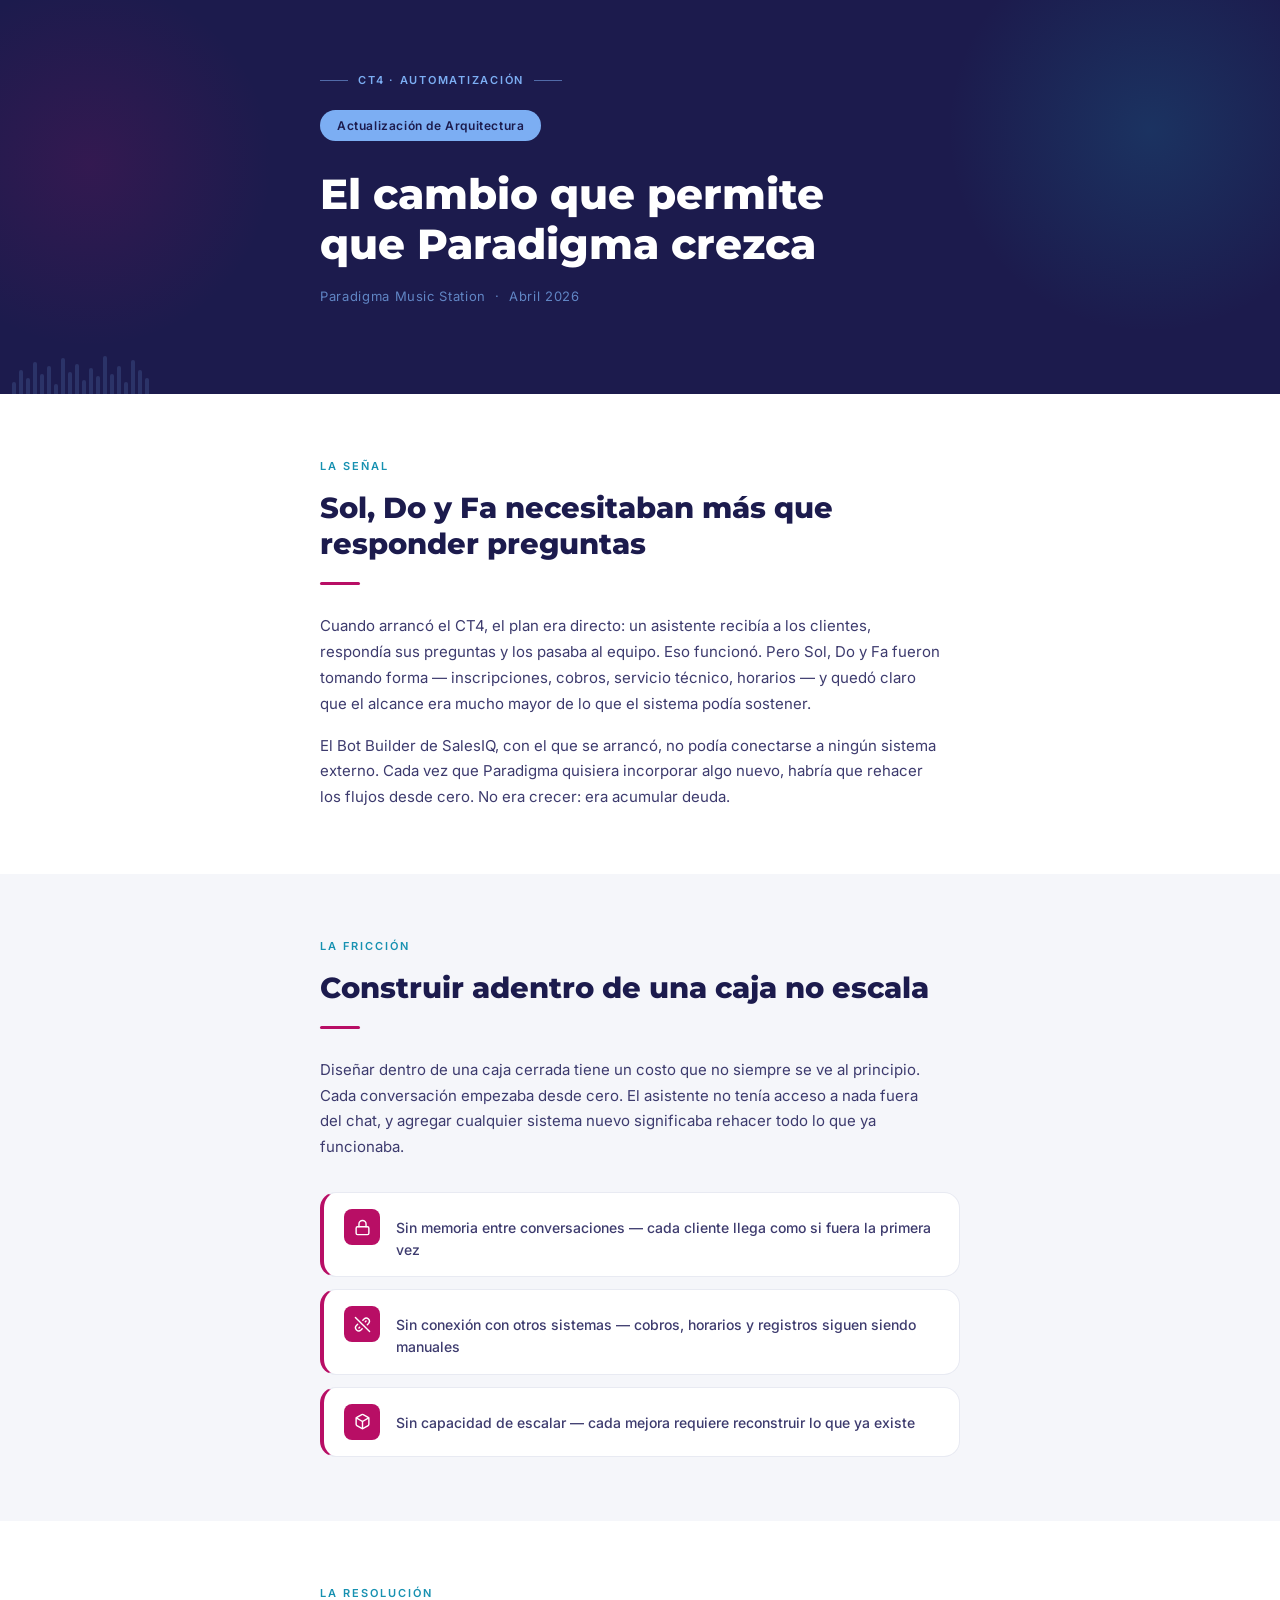
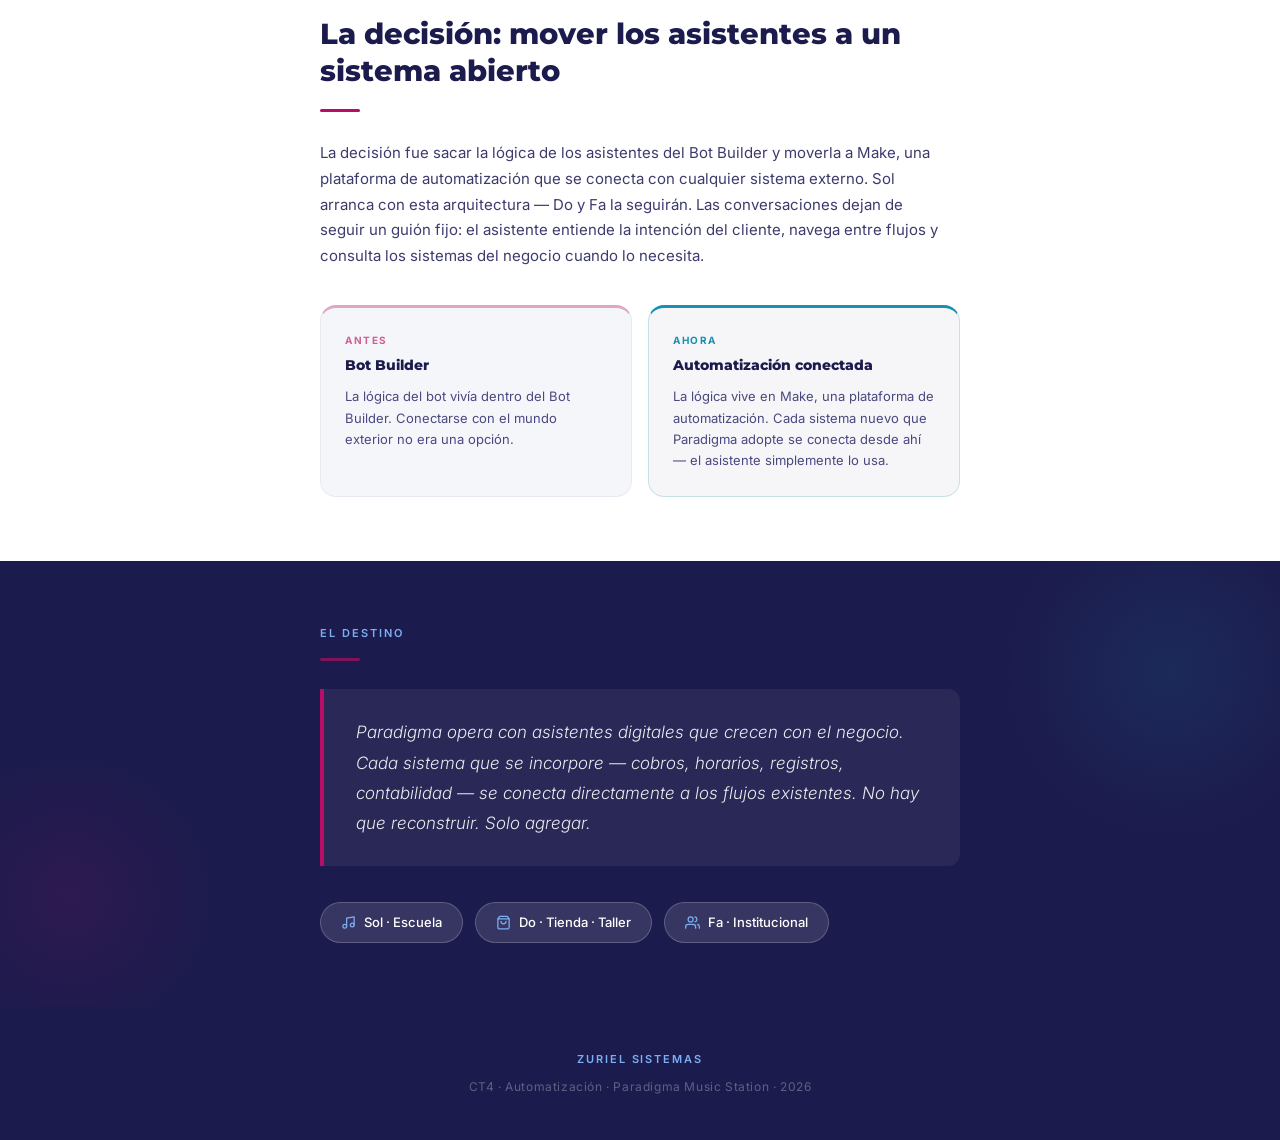
<file: Automatizacion-CT4-Paradigma.html>
<!DOCTYPE html>
<html lang="es">
<head>
  <meta charset="UTF-8">
  <meta name="viewport" content="width=device-width, initial-scale=1.0">
  <title>El cambio que permite que Paradigma crezca — CT4</title>
  <link rel="preconnect" href="https://fonts.googleapis.com">
  <link rel="preconnect" href="https://fonts.gstatic.com" crossorigin>
  <link href="https://fonts.googleapis.com/css2?family=Montserrat:wght@700;800;900&family=Inter:wght@300;400;500;600&display=swap" rel="stylesheet">

  <style>
    *, *::before, *::after {
      box-sizing: border-box;
      margin: 0;
      padding: 0;
    }

    :root {
      --azul:       #1C1B4D;
      --fucsia:     #B80E65;
      --turquesa:   #1791B1;
      --celeste:    #7CAEF3;
      --blanco:     #FFFFFF;
      --gris-10:    #F5F6FA;
      --gris-20:    #E8EAF2;

      --font-heading: 'Montserrat', sans-serif;
      --font-body:    'Inter', sans-serif;

      --max-width:    720px;
      --radius-card:  16px;
      --transition:   200ms ease;
    }

    html {
      font-size: 16px;
      -webkit-font-smoothing: antialiased;
    }

    body {
      font-family: var(--font-body);
      font-weight: 400;
      color: var(--azul);
      background: var(--blanco);
      line-height: 1.6;
    }

    .container {
      max-width: var(--max-width);
      margin: 0 auto;
      padding: 0 24px;
    }

    /* ─── HERO ─────────────────────────────────────────────────── */
    .hero {
      background-color: var(--azul);
      position: relative;
      overflow: hidden;
      padding: 72px 0 88px;
    }

    .hero::before {
      content: '';
      position: absolute;
      top: -80px;
      right: -80px;
      width: 420px;
      height: 420px;
      background: radial-gradient(circle, rgba(23,145,177,0.20) 0%, transparent 68%);
      pointer-events: none;
    }

    .hero::after {
      content: '';
      position: absolute;
      bottom: 40px;
      left: -100px;
      width: 380px;
      height: 380px;
      background: radial-gradient(circle, rgba(184,14,101,0.15) 0%, transparent 68%);
      pointer-events: none;
    }

    /* Patrón ecualizador CSS puro */
    .hero-equalizer {
      position: absolute;
      bottom: 0;
      left: 0;
      right: 0;
      height: 40px;
      display: flex;
      align-items: flex-end;
      gap: 3px;
      padding: 0 12px;
      opacity: 0.16;
      pointer-events: none;
      overflow: hidden;
    }

    .hero-equalizer span {
      display: block;
      width: 4px;
      background: var(--celeste);
      border-radius: 2px 2px 0 0;
      flex-shrink: 0;
    }

    .hero-content {
      position: relative;
      z-index: 1;
    }

    .hero-eyebrow {
      display: flex;
      align-items: center;
      gap: 10px;
      margin-bottom: 20px;
    }

    .hero-eyebrow-line {
      width: 28px;
      height: 1px;
      background: var(--celeste);
      opacity: 0.55;
    }

    .hero-eyebrow-text {
      font-family: var(--font-body);
      font-size: 11px;
      font-weight: 600;
      color: var(--celeste);
      letter-spacing: 0.16em;
      text-transform: uppercase;
    }

    .hero-badge {
      display: inline-block;
      background: rgba(124,174,243,0.14);
      border: 1px solid rgba(124,174,243,0.35);
      color: var(--azul);
      background-color: var(--celeste);
      font-family: var(--font-body);
      font-size: 12px;
      font-weight: 600;
      letter-spacing: 0.05em;
      padding: 5px 16px;
      border-radius: 999px;
      margin-bottom: 28px;
    }

    .hero-title {
      font-family: var(--font-heading);
      font-size: clamp(26px, 5vw, 42px);
      font-weight: 800;
      color: var(--blanco);
      line-height: 1.2;
      margin-bottom: 16px;
      max-width: 580px;
    }

    .hero-subtitle {
      font-family: var(--font-body);
      font-size: 13px;
      font-weight: 400;
      color: rgba(124,174,243,0.72);
      letter-spacing: 0.05em;
    }

    /* ─── SECCIONES — BASE ─────────────────────────────────────── */
    .section {
      padding: 64px 0;
    }

    .section--gray {
      background: var(--gris-10);
    }

    .section--dark {
      background: var(--azul);
      position: relative;
      overflow: hidden;
    }

    .section--dark::before {
      content: '';
      position: absolute;
      top: -60px;
      right: -60px;
      width: 340px;
      height: 340px;
      background: radial-gradient(circle, rgba(23,145,177,0.13) 0%, transparent 68%);
      pointer-events: none;
    }

    .section--dark::after {
      content: '';
      position: absolute;
      bottom: -40px;
      left: -80px;
      width: 300px;
      height: 300px;
      background: radial-gradient(circle, rgba(184,14,101,0.11) 0%, transparent 68%);
      pointer-events: none;
    }

    .section-label {
      font-family: var(--font-body);
      font-size: 11px;
      font-weight: 600;
      color: var(--turquesa);
      letter-spacing: 0.18em;
      text-transform: uppercase;
      margin-bottom: 14px;
    }

    .section-label--light {
      color: var(--celeste);
    }

    .section-title {
      font-family: var(--font-heading);
      font-size: clamp(21px, 4vw, 29px);
      font-weight: 800;
      color: var(--azul);
      line-height: 1.25;
      margin-bottom: 20px;
    }

    .section-title--light {
      color: var(--blanco);
    }

    .section-body {
      font-size: 15px;
      font-weight: 400;
      color: #3D3B6E;
      line-height: 1.72;
      max-width: 620px;
    }

    .section-body + .section-body {
      margin-top: 16px;
    }

    .divider {
      width: 40px;
      height: 3px;
      background: var(--fucsia);
      border-radius: 2px;
      margin: 16px 0 28px;
    }

    .divider--light {
      background: rgba(184,14,101,0.65);
    }

    /* ─── SECCIÓN 1 — LA SEÑAL ─────────────────────────────────── */
    /* Sin estilos especiales adicionales — usa los de base */

    /* ─── SECCIÓN 2 — LA FRICCIÓN ──────────────────────────────── */
    .friction-intro {
      font-size: 15px;
      font-weight: 400;
      color: #3D3B6E;
      line-height: 1.72;
      margin-bottom: 32px;
      max-width: 620px;
    }

    .friction-items {
      display: flex;
      flex-direction: column;
      gap: 12px;
    }

    .friction-card {
      background: var(--blanco);
      border: 1px solid var(--gris-20);
      border-left: 4px solid var(--fucsia);
      border-radius: var(--radius-card);
      padding: 16px 20px;
      display: flex;
      align-items: flex-start;
      gap: 16px;
      transition: box-shadow var(--transition), transform var(--transition);
    }

    .friction-card:hover {
      box-shadow: 0 6px 24px rgba(184,14,101,0.10);
      transform: translateY(-2px);
    }

    .friction-icon-wrap {
      flex-shrink: 0;
      width: 36px;
      height: 36px;
      background: var(--fucsia);
      border-radius: 8px;
      display: flex;
      align-items: center;
      justify-content: center;
    }

    .friction-icon-wrap svg {
      width: 17px;
      height: 17px;
      stroke: var(--blanco);
      fill: none;
      stroke-width: 2;
      stroke-linecap: round;
      stroke-linejoin: round;
    }

    .friction-card-text {
      font-size: 14px;
      font-weight: 500;
      color: #3D3B6E;
      line-height: 1.55;
      padding-top: 8px;
    }

    /* ─── SECCIÓN 3 — LA RESOLUCIÓN ────────────────────────────── */
    .resolution-intro {
      font-size: 15px;
      font-weight: 400;
      color: #3D3B6E;
      line-height: 1.72;
      margin-bottom: 36px;
      max-width: 620px;
    }

    .resolution-columns {
      display: grid;
      grid-template-columns: 1fr 1fr;
      gap: 16px;
    }

    .resolution-col {
      border-radius: var(--radius-card);
      padding: 24px;
    }

    .resolution-col--before {
      background: var(--gris-10);
      border-top: 3px solid rgba(184,14,101,0.35);
      border: 1px solid var(--gris-20);
      border-top: 3px solid rgba(184,14,101,0.35);
    }

    .resolution-col--after {
      background: rgba(28,27,77,0.04);
      border: 1px solid rgba(23,145,177,0.20);
      border-top: 3px solid var(--turquesa);
    }

    .resolution-col-label {
      font-family: var(--font-body);
      font-size: 10px;
      font-weight: 700;
      letter-spacing: 0.16em;
      text-transform: uppercase;
      margin-bottom: 8px;
    }

    .resolution-col--before .resolution-col-label {
      color: rgba(184,14,101,0.65);
    }

    .resolution-col--after .resolution-col-label {
      color: var(--turquesa);
    }

    .resolution-col-title {
      font-family: var(--font-heading);
      font-size: 14px;
      font-weight: 800;
      color: var(--azul);
      margin-bottom: 12px;
      line-height: 1.3;
    }

    .resolution-col-text {
      font-size: 13px;
      font-weight: 400;
      color: #4A4880;
      line-height: 1.65;
    }

    /* ─── SECCIÓN 4 — EL DESTINO ───────────────────────────────── */
    .destination-content {
      position: relative;
      z-index: 1;
    }

    .destination-quote {
      border-left: 4px solid var(--fucsia);
      background: rgba(255,255,255,0.06);
      border-radius: 0 12px 12px 0;
      padding: 28px 32px;
      margin-bottom: 36px;
    }

    .destination-quote p {
      font-size: clamp(15px, 2.5vw, 17px);
      font-weight: 300;
      color: rgba(255,255,255,0.90);
      line-height: 1.78;
      font-style: italic;
    }

    .destination-bots {
      display: flex;
      gap: 12px;
      flex-wrap: wrap;
    }

    .bot-pill {
      display: inline-flex;
      align-items: center;
      gap: 8px;
      background: rgba(255,255,255,0.12);
      border: 1px solid rgba(255,255,255,0.20);
      border-radius: 999px;
      padding: 9px 20px;
      font-family: var(--font-body);
      font-size: 13px;
      font-weight: 500;
      color: var(--blanco);
      transition: background var(--transition), border-color var(--transition);
      cursor: default;
    }

    .bot-pill:hover {
      background: rgba(255,255,255,0.18);
      border-color: rgba(255,255,255,0.35);
    }

    .bot-pill svg {
      width: 15px;
      height: 15px;
      stroke: var(--celeste);
      fill: none;
      stroke-width: 2;
      stroke-linecap: round;
      stroke-linejoin: round;
      flex-shrink: 0;
    }

    /* ─── FOOTER ───────────────────────────────────────────────── */
    .footer {
      background: var(--azul);
      padding: 44px 0;
      text-align: center;
    }

    .footer-brand {
      font-family: var(--font-body);
      font-size: 11px;
      font-weight: 600;
      color: var(--celeste);
      letter-spacing: 0.18em;
      text-transform: uppercase;
      margin-bottom: 8px;
    }

    .footer-meta {
      font-family: var(--font-body);
      font-size: 12px;
      color: rgba(255,255,255,0.30);
      letter-spacing: 0.05em;
    }

    /* ─── RESPONSIVE ───────────────────────────────────────────── */
    @media (max-width: 600px) {
      .hero {
        padding: 56px 0 76px;
      }

      .section {
        padding: 48px 0;
      }

      .resolution-columns {
        grid-template-columns: 1fr;
      }

      .destination-bots {
        flex-direction: column;
        align-items: flex-start;
      }

      .destination-quote {
        padding: 20px 22px;
      }
    }

    @media (min-width: 768px) {
      .container {
        padding: 0 40px;
      }
    }

    @media (prefers-reduced-motion: reduce) {
      .friction-card,
      .bot-pill {
        transition: none;
      }
    }
  </style>
</head>
<body>

  <!-- ═══ HERO ════════════════════════════════════════════════════ -->
  <section class="hero">

    <!-- Patrón de ecualizador CSS puro — 20 barras con alturas variables -->
    <div class="hero-equalizer" aria-hidden="true">
      <span style="height:12px"></span>
      <span style="height:24px"></span>
      <span style="height:16px"></span>
      <span style="height:32px"></span>
      <span style="height:20px"></span>
      <span style="height:28px"></span>
      <span style="height:10px"></span>
      <span style="height:36px"></span>
      <span style="height:22px"></span>
      <span style="height:30px"></span>
      <span style="height:14px"></span>
      <span style="height:26px"></span>
      <span style="height:18px"></span>
      <span style="height:38px"></span>
      <span style="height:20px"></span>
      <span style="height:28px"></span>
      <span style="height:12px"></span>
      <span style="height:34px"></span>
      <span style="height:24px"></span>
      <span style="height:16px"></span>
    </div>

    <div class="container">
      <div class="hero-content">

        <div class="hero-eyebrow">
          <span class="hero-eyebrow-line" aria-hidden="true"></span>
          <span class="hero-eyebrow-text">CT4 · Automatización</span>
          <span class="hero-eyebrow-line" aria-hidden="true"></span>
        </div>

        <div class="hero-badge">Actualización de Arquitectura</div>

        <h1 class="hero-title">El cambio que permite que Paradigma crezca</h1>

        <p class="hero-subtitle">Paradigma Music Station &nbsp;·&nbsp; Abril 2026</p>

      </div>
    </div>
  </section>


  <!-- ═══ SECCIÓN 1 — LA SEÑAL ════════════════════════════════════ -->
  <section class="section">
    <div class="container">

      <p class="section-label">La señal</p>
      <h2 class="section-title">Sol, Do y Fa necesitaban más que responder preguntas</h2>
      <div class="divider"></div>

      <p class="section-body">
        Cuando arrancó el CT4, el plan era directo: un asistente recibía a los clientes, respondía sus preguntas y los pasaba al equipo. Eso funcionó. Pero Sol, Do y Fa fueron tomando forma — inscripciones, cobros, servicio técnico, horarios — y quedó claro que el alcance era mucho mayor de lo que el sistema podía sostener.
      </p>
      <p class="section-body">
        El Bot Builder de SalesIQ, con el que se arrancó, no podía conectarse a ningún sistema externo. Cada vez que Paradigma quisiera incorporar algo nuevo, habría que rehacer los flujos desde cero. No era crecer: era acumular deuda.
      </p>

    </div>
  </section>


  <!-- ═══ SECCIÓN 2 — LA FRICCIÓN ════════════════════════════════ -->
  <section class="section section--gray">
    <div class="container">

      <p class="section-label">La fricción</p>
      <h2 class="section-title">Construir adentro de una caja no escala</h2>
      <div class="divider"></div>

      <p class="friction-intro">
        Diseñar dentro de una caja cerrada tiene un costo que no siempre se ve al principio. Cada conversación empezaba desde cero. El asistente no tenía acceso a nada fuera del chat, y agregar cualquier sistema nuevo significaba rehacer todo lo que ya funcionaba.
      </p>

      <div class="friction-items">

        <!-- Item 1: candado cerrado -->
        <div class="friction-card">
          <div class="friction-icon-wrap" aria-hidden="true">
            <svg viewBox="0 0 24 24">
              <rect x="3" y="11" width="18" height="11" rx="2" ry="2"/>
              <path d="M7 11V7a5 5 0 0110 0v4"/>
            </svg>
          </div>
          <p class="friction-card-text">Sin memoria entre conversaciones — cada cliente llega como si fuera la primera vez</p>
        </div>

        <!-- Item 2: enlace roto -->
        <div class="friction-card">
          <div class="friction-icon-wrap" aria-hidden="true">
            <svg viewBox="0 0 24 24">
              <path d="M18.84 12.25l1.72-1.71A4.5 4.5 0 0014.2 4.2l-1.7 1.72M5.16 11.75l-1.72 1.71a4.5 4.5 0 006.36 6.36l1.71-1.72"/>
              <path d="M8 16l-1 1M16 8l1-1M2 2l20 20"/>
            </svg>
          </div>
          <p class="friction-card-text">Sin conexión con otros sistemas — cobros, horarios y registros siguen siendo manuales</p>
        </div>

        <!-- Item 3: caja cerrada -->
        <div class="friction-card">
          <div class="friction-icon-wrap" aria-hidden="true">
            <svg viewBox="0 0 24 24">
              <path d="M21 16V8a2 2 0 00-1-1.73l-7-4a2 2 0 00-2 0l-7 4A2 2 0 003 8v8a2 2 0 001 1.73l7 4a2 2 0 002 0l7-4A2 2 0 0021 16z"/>
              <polyline points="3.27 6.96 12 12.01 20.73 6.96"/>
              <line x1="12" y1="22.08" x2="12" y2="12"/>
            </svg>
          </div>
          <p class="friction-card-text">Sin capacidad de escalar — cada mejora requiere reconstruir lo que ya existe</p>
        </div>

      </div>

    </div>
  </section>


  <!-- ═══ SECCIÓN 3 — LA RESOLUCIÓN ══════════════════════════════ -->
  <section class="section">
    <div class="container">

      <p class="section-label">La resolución</p>
      <h2 class="section-title">La decisión: mover los asistentes a un sistema abierto</h2>
      <div class="divider"></div>

      <p class="resolution-intro">
        La decisión fue sacar la lógica de los asistentes del Bot Builder y moverla a Make, una plataforma de automatización que se conecta con cualquier sistema externo. Sol arranca con esta arquitectura — Do y Fa la seguirán. Las conversaciones dejan de seguir un guión fijo: el asistente entiende la intención del cliente, navega entre flujos y consulta los sistemas del negocio cuando lo necesita.
      </p>

      <div class="resolution-columns">

        <div class="resolution-col resolution-col--before">
          <p class="resolution-col-label">Antes</p>
          <h3 class="resolution-col-title">Bot Builder</h3>
          <p class="resolution-col-text">La lógica del bot vivía dentro del Bot Builder. Conectarse con el mundo exterior no era una opción.</p>
        </div>

        <div class="resolution-col resolution-col--after">
          <p class="resolution-col-label">Ahora</p>
          <h3 class="resolution-col-title">Automatización conectada</h3>
          <p class="resolution-col-text">La lógica vive en Make, una plataforma de automatización. Cada sistema nuevo que Paradigma adopte se conecta desde ahí — el asistente simplemente lo usa.</p>
        </div>

      </div>

    </div>
  </section>


  <!-- ═══ SECCIÓN 4 — EL DESTINO ══════════════════════════════════ -->
  <section class="section section--dark">
    <div class="container destination-content">

      <p class="section-label section-label--light">El destino</p>
      <div class="divider divider--light"></div>

      <blockquote class="destination-quote">
        <p>Paradigma opera con asistentes digitales que crecen con el negocio. Cada sistema que se incorpore — cobros, horarios, registros, contabilidad — se conecta directamente a los flujos existentes. No hay que reconstruir. Solo agregar.</p>
      </blockquote>

      <div class="destination-bots" role="list">

        <!-- Sol · Escuela — ícono nota musical -->
        <div class="bot-pill" role="listitem">
          <svg viewBox="0 0 24 24" aria-hidden="true">
            <path d="M9 18V5l12-2v13"/>
            <circle cx="6" cy="18" r="3"/>
            <circle cx="18" cy="16" r="3"/>
          </svg>
          Sol · Escuela
        </div>

        <!-- Do · Tienda · Taller — ícono tienda -->
        <div class="bot-pill" role="listitem">
          <svg viewBox="0 0 24 24" aria-hidden="true">
            <path d="M6 2L3 6v14a2 2 0 002 2h14a2 2 0 002-2V6l-3-4z"/>
            <line x1="3" y1="6" x2="21" y2="6"/>
            <path d="M16 10a4 4 0 01-8 0"/>
          </svg>
          Do · Tienda · Taller
        </div>

        <!-- Fa · Institucional — ícono personas -->
        <div class="bot-pill" role="listitem">
          <svg viewBox="0 0 24 24" aria-hidden="true">
            <path d="M17 21v-2a4 4 0 00-4-4H5a4 4 0 00-4 4v2"/>
            <circle cx="9" cy="7" r="4"/>
            <path d="M23 21v-2a4 4 0 00-3-3.87"/>
            <path d="M16 3.13a4 4 0 010 7.75"/>
          </svg>
          Fa · Institucional
        </div>

      </div>

    </div>
  </section>


  <!-- ═══ FOOTER ═══════════════════════════════════════════════════ -->
  <footer class="footer">
    <div class="container">
      <p class="footer-brand">Zuriel Sistemas</p>
      <p class="footer-meta">CT4 · Automatización · Paradigma Music Station · 2026</p>
    </div>
  </footer>

</body>
</html>
</file>
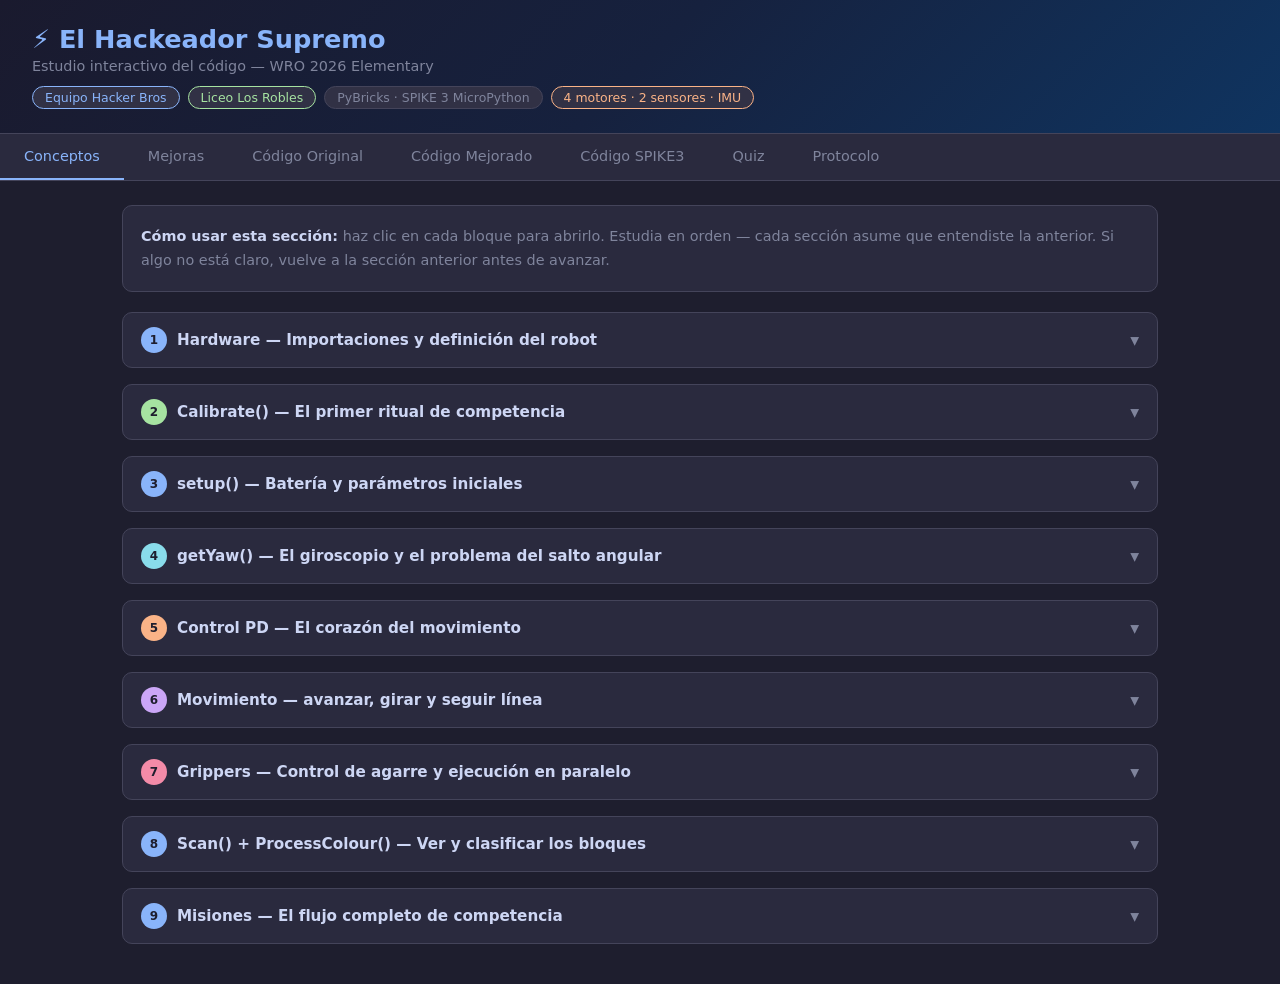
<file: Estudio Interactivo - El Hackeador Supremo.html>
<!DOCTYPE html>
<html lang="es">
<head>
<meta charset="UTF-8">
<meta name="viewport" content="width=device-width, initial-scale=1.0">
<title>El Hackeador Supremo — Estudio Interactivo</title>
<style>
  :root {
    --bg: #1e1e2e; --surface: #2a2a3e; --surface2: #313145;
    --border: #44445a; --text: #cdd6f4; --muted: #7f849c;
    --blue: #89b4fa; --green: #a6e3a1; --red: #f38ba8;
    --yellow: #f9e2af; --orange: #fab387; --purple: #cba6f7;
    --cyan: #89dceb; --accent: #89b4fa;
  }
  * { box-sizing: border-box; margin: 0; padding: 0; }
  body { font-family: 'Segoe UI', system-ui, sans-serif; background: var(--bg); color: var(--text); min-height: 100vh; }

  header { background: linear-gradient(135deg, #1a1a2e 0%, #16213e 50%, #0f3460 100%); padding: 24px 32px; border-bottom: 1px solid var(--border); }
  header h1 { font-size: 1.6rem; color: var(--blue); margin-bottom: 4px; }
  header p { color: var(--muted); font-size: 0.9rem; }
  .badge-row { display: flex; gap: 8px; margin-top: 12px; flex-wrap: wrap; }
  .badge { background: var(--surface2); border: 1px solid var(--border); border-radius: 20px; padding: 3px 12px; font-size: 0.78rem; color: var(--muted); }
  .badge.blue { border-color: var(--blue); color: var(--blue); }
  .badge.green { border-color: var(--green); color: var(--green); }
  .badge.orange { border-color: var(--orange); color: var(--orange); }

  .tabs { display: flex; background: var(--surface); border-bottom: 1px solid var(--border); overflow-x: auto; }
  .tab { padding: 14px 24px; cursor: pointer; font-size: 0.9rem; color: var(--muted); border-bottom: 2px solid transparent; white-space: nowrap; transition: all 0.2s; }
  .tab:hover { color: var(--text); background: var(--surface2); }
  .tab.active { color: var(--blue); border-bottom-color: var(--blue); }

  .tab-content { display: none; padding: 24px 32px; max-width: 1100px; margin: 0 auto; }
  .tab-content.active { display: block; }

  .section-block { background: var(--surface); border: 1px solid var(--border); border-radius: 10px; margin-bottom: 16px; overflow: hidden; }
  .section-header { display: flex; align-items: center; justify-content: space-between; padding: 14px 18px; cursor: pointer; user-select: none; transition: background 0.15s; }
  .section-header:hover { background: var(--surface2); }
  .section-title { display: flex; align-items: center; gap: 10px; font-weight: 600; font-size: 0.95rem; }
  .section-num { background: var(--blue); color: var(--bg); border-radius: 50%; width: 26px; height: 26px; display: flex; align-items: center; justify-content: center; font-size: 0.75rem; font-weight: 700; flex-shrink: 0; }
  .section-num.green  { background: var(--green); }
  .section-num.orange { background: var(--orange); }
  .section-num.purple { background: var(--purple); }
  .section-num.red    { background: var(--red); }
  .section-num.cyan   { background: var(--cyan); }
  .chevron { transition: transform 0.2s; color: var(--muted); font-size: 1.1rem; }
  .section-block.open .chevron { transform: rotate(180deg); }
  .section-body { display: none; border-top: 1px solid var(--border); }
  .section-block.open .section-body { display: block; }

  pre { background: #12121f; padding: 18px; overflow-x: auto; font-size: 0.82rem; line-height: 1.6; font-family: 'Cascadia Code', 'Fira Code', 'Consolas', monospace; }
  .kw  { color: #cba6f7; }
  .fn  { color: #89b4fa; }
  .str { color: #a6e3a1; }
  .num { color: #fab387; }
  .cm  { color: #6c7086; font-style: italic; }
  .param { color: #89dceb; }
  .cls   { color: #f9e2af; }

  .explanation { padding: 18px; background: var(--surface2); }
  .explanation h4 { color: var(--blue); margin-bottom: 10px; font-size: 0.88rem; text-transform: uppercase; letter-spacing: 0.05em; }
  .explanation p  { color: var(--text); line-height: 1.7; margin-bottom: 10px; font-size: 0.9rem; }
  .explanation p:last-child { margin-bottom: 0; }
  .explanation ul { padding-left: 20px; }
  .explanation li { color: var(--text); line-height: 1.8; font-size: 0.9rem; }

  .key-point     { background: #1e3a5f; border-left: 3px solid var(--blue);   padding: 10px 14px; border-radius: 0 6px 6px 0; margin: 12px 0; font-size: 0.88rem; color: var(--cyan); }
  .warning-point { background: #3a1e1e; border-left: 3px solid var(--red);    padding: 10px 14px; border-radius: 0 6px 6px 0; margin: 12px 0; font-size: 0.88rem; color: var(--red); }
  .tip-point     { background: #1e3a2a; border-left: 3px solid var(--green);  padding: 10px 14px; border-radius: 0 6px 6px 0; margin: 12px 0; font-size: 0.88rem; color: var(--green); }
  .formula-box   { background: #12121f; border: 1px solid var(--border); border-radius: 8px; padding: 14px 18px; margin: 12px 0; font-family: 'Cascadia Code', monospace; font-size: 0.85rem; color: var(--yellow); }

  .diff-block { padding: 0; }
  .diff-line  { display: flex; font-family: 'Cascadia Code','Fira Code','Consolas',monospace; font-size: 0.82rem; line-height: 1.6; }
  .diff-line.removed { background: #3d1a1a; color: #f38ba8; }
  .diff-line.added   { background: #1a3d1a; color: #a6e3a1; }
  .diff-line.context { background: #12121f; color: #7f849c; }
  .diff-prefix { width: 24px; flex-shrink: 0; text-align: center; padding: 0 4px; user-select: none; font-weight: 700; }
  .diff-line.removed .diff-prefix { background: #5a2020; color: #f38ba8; }
  .diff-line.added   .diff-prefix { background: #1f5a1f; color: #a6e3a1; }
  .diff-code  { padding: 0 12px; white-space: pre; overflow-x: auto; flex: 1; }
  .diff-title { padding: 10px 16px; background: var(--surface2); border-bottom: 1px solid var(--border); font-size: 0.85rem; color: var(--orange); font-weight: 600; }
  .diff-explanation { padding: 14px 16px; background: var(--surface); border-top: 1px solid var(--border); font-size: 0.875rem; color: var(--muted); line-height: 1.6; }
  .diff-explanation strong { color: var(--text); }

  .quiz-question { background: var(--surface); border: 1px solid var(--border); border-radius: 10px; margin-bottom: 14px; overflow: hidden; }
  .quiz-q { padding: 16px 18px; cursor: pointer; display: flex; align-items: flex-start; gap: 14px; transition: background 0.15s; }
  .quiz-q:hover { background: var(--surface2); }
  .q-num { background: var(--surface2); border: 1px solid var(--border); border-radius: 6px; padding: 2px 8px; font-size: 0.75rem; color: var(--muted); flex-shrink: 0; margin-top: 2px; }
  .q-num.basic { border-color: var(--green);  color: var(--green); }
  .q-num.inter { border-color: var(--yellow); color: var(--yellow); }
  .q-num.adv   { border-color: var(--red);    color: var(--red); }
  .q-text { font-size: 0.9rem; line-height: 1.5; flex: 1; }
  .quiz-answer { display: none; padding: 14px 18px 16px; background: var(--surface2); border-top: 1px solid var(--border); font-size: 0.88rem; line-height: 1.7; color: var(--text); }
  .quiz-answer.visible { display: block; }
  .quiz-answer code { background: #12121f; padding: 1px 6px; border-radius: 4px; font-family: 'Cascadia Code','Consolas',monospace; color: var(--cyan); font-size: 0.83rem; }
  .level-label { font-size: 0.78rem; font-weight: 700; text-transform: uppercase; letter-spacing: 0.06em; margin: 24px 0 10px; }
  .level-label.basic { color: var(--green); }
  .level-label.inter { color: var(--yellow); }
  .level-label.adv   { color: var(--red); }

  .checklist-group  { background: var(--surface); border: 1px solid var(--border); border-radius: 10px; margin-bottom: 16px; overflow: hidden; }
  .checklist-title  { padding: 12px 16px; background: var(--surface2); font-weight: 600; font-size: 0.9rem; border-bottom: 1px solid var(--border); display: flex; align-items: center; gap: 8px; }
  .check-item { display: flex; align-items: flex-start; gap: 12px; padding: 12px 16px; border-bottom: 1px solid var(--border); cursor: pointer; transition: background 0.15s; }
  .check-item:last-child { border-bottom: none; }
  .check-item:hover { background: var(--surface2); }
  .check-box { width: 20px; height: 20px; border: 2px solid var(--border); border-radius: 4px; flex-shrink: 0; display: flex; align-items: center; justify-content: center; margin-top: 1px; transition: all 0.15s; }
  .check-item.checked .check-box { background: var(--green); border-color: var(--green); color: var(--bg); font-weight: 700; font-size: 0.85rem; }
  .check-text { font-size: 0.88rem; line-height: 1.5; flex: 1; }
  .check-item.checked .check-text { text-decoration: line-through; color: var(--muted); }
  .check-note { font-size: 0.78rem; color: var(--muted); margin-top: 2px; }
  .progress-bar-wrap { background: var(--surface2); border-radius: 4px; height: 6px; margin: 12px 16px 16px; overflow: hidden; }
  .progress-bar { height: 100%; background: var(--green); border-radius: 4px; transition: width 0.3s ease; }
  .progress-label { padding: 0 16px 4px; font-size: 0.78rem; color: var(--muted); }
  .reset-btn { margin: 0 16px 16px; padding: 6px 14px; background: var(--surface2); border: 1px solid var(--border); border-radius: 6px; color: var(--muted); cursor: pointer; font-size: 0.82rem; transition: all 0.15s; }
  .reset-btn:hover { border-color: var(--blue); color: var(--blue); }

  .intro-card { background: var(--surface); border: 1px solid var(--border); border-radius: 10px; padding: 18px; margin-bottom: 20px; font-size: 0.9rem; line-height: 1.7; color: var(--muted); }
  .intro-card strong { color: var(--text); }
  hr.divider { border: none; border-top: 1px solid var(--border); margin: 20px 0; }
  /* ── Estilo de explicaciones para Código Original / Código Mejorado ── */
  #tab-guia-orig .explanation,
  #tab-guia-v1   .explanation {
    background: transparent;
    border-left: none;
    padding: 14px 20px 6px;
    margin: 0;
  }

  /* Párrafo que solo tiene un <strong> → actúa como título de sección */
  #tab-guia-orig .explanation p:has(> strong:only-child),
  #tab-guia-v1   .explanation p:has(> strong:only-child) {
    color: var(--cyan);
    font-size: 0.78rem;
    font-weight: 700;
    text-transform: uppercase;
    letter-spacing: 0.06em;
    margin: 14px 0 6px;
  }
  #tab-guia-orig .explanation p:has(> strong:only-child) strong,
  #tab-guia-v1   .explanation p:has(> strong:only-child) strong {
    color: inherit;
  }
  #tab-guia-orig .explanation p:has(> strong:only-child):first-child,
  #tab-guia-v1   .explanation p:has(> strong:only-child):first-child {
    margin-top: 0;
  }

  /* Párrafos normales de cuerpo */
  #tab-guia-orig .explanation p,
  #tab-guia-v1   .explanation p {
    font-size: 0.88rem;
    color: var(--text);
    line-height: 1.8;
    margin-bottom: 10px;
  }

  /* strong inline dentro de párrafo normal */
  #tab-guia-orig .explanation p strong,
  #tab-guia-v1   .explanation p strong {
    color: var(--text);
    font-weight: 600;
  }

  /* code inline */
  #tab-guia-orig .explanation code,
  #tab-guia-v1   .explanation code {
    background: #12121f;
    padding: 1px 6px;
    border-radius: 4px;
    font-family: 'Cascadia Code','Consolas',monospace;
    color: var(--cyan);
    font-size: 0.82rem;
  }

  /* h4 (subsecciones ### del Markdown) */
  #tab-guia-orig .explanation h4,
  #tab-guia-v1   .explanation h4 {
    color: var(--cyan);
    font-size: 0.78rem;
    font-weight: 700;
    text-transform: uppercase;
    letter-spacing: 0.06em;
    margin: 16px 0 6px;
  }

  /* Listas → caja resaltada estilo key-point */
  #tab-guia-orig .explanation ul,
  #tab-guia-v1   .explanation ul {
    background: #1a2e4a;
    border-left: 3px solid var(--blue);
    border-radius: 0 6px 6px 0;
    padding: 10px 16px;
    margin: 10px 0 12px;
    list-style: none;
  }
  #tab-guia-orig .explanation li,
  #tab-guia-v1   .explanation li {
    font-size: 0.87rem;
    color: var(--cyan);
    line-height: 1.75;
    margin-bottom: 2px;
  }
  #tab-guia-orig .explanation li strong,
  #tab-guia-v1   .explanation li strong {
    color: var(--text);
  }

  /* pre sin margen extra — la explicación da el espaciado */
  #tab-guia-orig pre,
  #tab-guia-v1   pre {
    margin: 0;
    border-bottom: 1px solid var(--border);
  }

</style>
</head>
<body>

<header>
  <h1>&#9889; El Hackeador Supremo</h1>
  <p>Estudio interactivo del código — WRO 2026 Elementary</p>
  <div class="badge-row">
    <span class="badge blue">Equipo Hacker Bros</span>
    <span class="badge green">Liceo Los Robles</span>
    <span class="badge">PyBricks · SPIKE 3 MicroPython</span>
    <span class="badge orange">4 motores · 2 sensores · IMU</span>
  </div>
</header>

<div class="tabs">
  <div class="tab active" onclick="switchTab('original',this)">Conceptos</div>
  <div class="tab" onclick="switchTab('mejorado',this)">Mejoras</div>
  <div class="tab" onclick="switchTab('guia-orig',this)">Código Original</div>
  <div class="tab" onclick="switchTab('guia-v1',this)">Código Mejorado</div>
  <div class="tab" onclick="switchTab('spike3',this)">Código SPIKE3</div>
  <div class="tab" onclick="switchTab('quiz',this)">Quiz</div>
  <div class="tab" onclick="switchTab('protocolo',this)">Protocolo</div>
</div>

<!-- ═══════════════════════════════════════════════════════════ -->
<!-- TAB 1: CÓDIGO ORIGINAL — 9 secciones en orden pedagógico  -->
<!-- ═══════════════════════════════════════════════════════════ -->
<div id="tab-original" class="tab-content active">
  <div class="intro-card">
    <strong>Cómo usar esta sección:</strong> haz clic en cada bloque para abrirlo. Estudia en orden — cada sección asume que entendiste la anterior. Si algo no está claro, vuelve a la sección anterior antes de avanzar.
  </div>

  <!-- 1. HARDWARE -->
  <div class="section-block" onclick="toggleSection(this)">
    <div class="section-header">
      <div class="section-title"><span class="section-num">1</span> Hardware — Importaciones y definición del robot</div>
      <span class="chevron">&#9662;</span>
    </div>
    <div class="section-body">
      <pre><span class="kw">from</span> pybricks.hubs       <span class="kw">import</span> <span class="cls">PrimeHub</span>
<span class="kw">from</span> pybricks.pupdevices <span class="kw">import</span> <span class="cls">Motor</span>, <span class="cls">ColorSensor</span>
<span class="kw">from</span> pybricks.parameters <span class="kw">import</span> <span class="cls">Button</span>, <span class="cls">Direction</span>, <span class="cls">Port</span>, <span class="cls">Stop</span>
<span class="kw">from</span> pybricks.tools      <span class="kw">import</span> wait, <span class="cls">StopWatch</span>

hub         = <span class="cls">PrimeHub</span>()
hub.imu.<span class="fn">reset_heading</span>(<span class="num">0</span>)   <span class="cm"># Resetear giroscopio al encender</span>

left_motor  = <span class="cls">Motor</span>(<span class="cls">Port</span>.A, <span class="cls">Direction</span>.COUNTERCLOCKWISE)  <span class="cm"># Tracción izquierda</span>
right_motor = <span class="cls">Motor</span>(<span class="cls">Port</span>.E)                                <span class="cm"># Tracción derecha</span>
back        = <span class="cls">Motor</span>(<span class="cls">Port</span>.B, <span class="cls">Direction</span>.COUNTERCLOCKWISE)  <span class="cm"># Gripper trasero</span>
front       = <span class="cls">Motor</span>(<span class="cls">Port</span>.F, <span class="cls">Direction</span>.COUNTERCLOCKWISE)  <span class="cm"># Gripper frontal</span>
back.control.<span class="fn">limits</span>(<span class="num">1200</span>, <span class="num">10000</span>, <span class="num">250</span>)   <span class="cm"># Límites para run_target()</span>
front.control.<span class="fn">limits</span>(<span class="num">1200</span>, <span class="num">10000</span>, <span class="num">250</span>)

floor = <span class="cls">ColorSensor</span>(<span class="cls">Port</span>.C)   <span class="cm"># Sensor de piso — seguimiento de línea</span>
scan  = <span class="cls">ColorSensor</span>(<span class="cls">Port</span>.D)   <span class="cm"># Sensor lateral — escaneo de bloques</span>
time  = <span class="cls">StopWatch</span>()            <span class="cm"># Cronómetro global</span></pre>
      <div class="explanation">
        <h4>¿Por qué COUNTERCLOCKWISE en el motor izquierdo?</h4>
        <p>Los motores A y E están montados en espejo: el eje de uno sale por la izquierda y el del otro por la derecha. Sin la inversión, cuando les das velocidad positiva a los dos, uno empuja hacia adelante y el otro hacia atrás. Con <code>COUNTERCLOCKWISE</code>, ambos empujan en la misma dirección al recibir el mismo número.</p>
        <div class="key-point">Puerto A = tracción izquierda · Puerto E = tracción derecha · Puerto B = gripper trasero · Puerto F = gripper frontal · Puerto C = sensor de piso · Puerto D = sensor de escaneo</div>
        <h4>control.limits — solo en los grippers</h4>
        <p><code>control.limits(1200, 10000, 250)</code> configura el controlador PID interno de los grippers. Solo aplica a motores que usan <code>run_target()</code> (posición precisa). Los motores de tracción usan <code>dc()</code> (voltaje directo) y no pasan por ese controlador — los límites no los afectan.</p>
        <h4>¿Por qué reset_heading(0) al arrancar?</h4>
        <p>El giroscopio acumula ángulos entre runs. Si el robot terminó el intento anterior en 270°, al encender el Hub de nuevo ese valor sigue allí. El reset fuerza que 0° sea siempre "recto hacia adelante" al inicio de cada run.</p>
      </div>
    </div>
  </div>

  <!-- 2. CALIBRATE -->
  <div class="section-block" onclick="toggleSection(this)">
    <div class="section-header">
      <div class="section-title"><span class="section-num green">2</span> Calibrate() — El primer ritual de competencia</div>
      <span class="chevron">&#9662;</span>
    </div>
    <div class="section-body">
      <pre><span class="kw">def</span> <span class="fn">Calibrate</span>():
    hub.speaker.<span class="fn">beep</span>(<span class="num">880</span>, <span class="num">250</span>)    <span class="cm"># Beep: "listo para calibrar"</span>
    <span class="kw">while</span>(<span class="cls">Button</span>.RIGHT <span class="kw">in</span> hub.buttons.<span class="fn">pressed</span>()):
        <span class="kw">pass</span>                         <span class="cm"># Esperar que suelten el botón</span>
    hub.speaker.<span class="fn">beep</span>(<span class="num">1760</span>, <span class="num">250</span>)   <span class="cm"># Beep: "arrancando calibración"</span>
    <span class="fn">wait</span>(<span class="num">500</span>)

    CalibrateHigh = <span class="num">0</span>
    CalibrateLow  = <span class="num">100</span>

    calibrateStart = time.<span class="fn">time</span>()
    <span class="fn">run</span>(<span class="num">40</span>, <span class="num">40</span>)                       <span class="cm"># Avanzar despacio</span>
    <span class="kw">while</span> (time.<span class="fn">time</span>() - calibrateStart &lt; <span class="num">1500</span>):   <span class="cm"># Durante 1.5 segundos</span>
        CalibrateNow  = floor.<span class="fn">reflection</span>()
        CalibrateLow  = <span class="fn">min</span>(CalibrateLow,  CalibrateNow)
        CalibrateHigh = <span class="fn">max</span>(CalibrateHigh, CalibrateNow)
    <span class="fn">stop</span>()

    <span class="cm"># Guardar en la memoria permanente del Hub</span>
    hub.system.<span class="fn">storage</span>(<span class="num">0</span>, write=<span class="fn">bytes</span>([CalibrateLow, CalibrateHigh]))</pre>
      <div class="explanation">
        <h4>¿Qué hace exactamente Calibrate()?</h4>
        <p>El sensor de piso mide qué tan brillante es la superficie (0=negro total, 100=blanco total). El problema: esos valores cambian con la iluminación del lugar. En casa pueden ser 8 y 85. En el gimnasio de competencia, 12 y 92. Calibrate() detecta los valores reales del lugar y los guarda.</p>
        <div class="key-point">Calibrar SIEMPRE en el tapete del lugar de competencia — nunca reutilizar la calibración de casa.</div>
        <h4>¿Dónde se guardan los valores?</h4>
        <p><code>hub.system.storage(0, write=bytes([CalibrateLow, CalibrateHigh]))</code> escribe los dos valores en la memoria permanente del Hub — sobrevive apagados y reinicios. El slot 0 guarda el negro, el slot 1 el blanco. setup() los lee de allí al inicio de cada run.</p>
        <div class="tip-point">El robot debe pasar por zonas negras Y blancas durante los 1.5 segundos de calibración — si solo pasa por un color, CalibrateHigh o CalibrateLow quedarán en valores incorrectos.</div>
        <h4>¿Cómo activar la calibración?</h4>
        <p>Mantener presionado el botón <strong>DERECHO</strong> del Hub mientras se enciende. Al soltar, el robot avanza sobre el tapete. Asegurarse de que el recorrido cubra la línea negra y el área blanca del tapete.</p>
      </div>
    </div>
  </div>

  <!-- 3. SETUP -->
  <div class="section-block" onclick="toggleSection(this)">
    <div class="section-header">
      <div class="section-title"><span class="section-num">3</span> setup() — Batería y parámetros iniciales</div>
      <span class="chevron">&#9662;</span>
    </div>
    <div class="section-body">
      <pre><span class="kw">def</span> <span class="fn">setup</span>():
    BatteryVoltage    = hub.battery.<span class="fn">voltage</span>()            <span class="cm"># Leer en mV</span>
    BatteryPercentage = <span class="fn">round</span>((BatteryVoltage - <span class="num">7000</span>) / <span class="num">1.25</span>) / <span class="num">10</span>
    BatteryScale      = BatteryPercentage / <span class="num">100</span>          <span class="cm"># 0.0 a 1.0</span>

    <span class="cm"># Batería llena (8250 mV) → BatteryScale = 1.0</span>
    <span class="cm"># Batería media (7625 mV) → BatteryScale = 0.5</span>
    <span class="cm"># Batería baja  (7000 mV) → BatteryScale = 0.0</span>

    lightPD    = [<span class="num">0.55</span>, <span class="num">9</span>]    <span class="cm"># PD para seguir línea</span>
    junctionPD = [<span class="num">0.45</span>, <span class="num">5</span>]    <span class="cm"># PD para detectar cruce</span>
    gyroPD     = [<span class="num">6</span>, <span class="num">30</span>]      <span class="cm"># PD para movimiento recto</span>
    minSpeed   = <span class="num">45</span> - <span class="fn">round</span>(<span class="num">5</span>  * BatteryScale)  <span class="cm"># llena: 50 / baja: 45</span>
    accLength  = <span class="num">65</span> + <span class="fn">round</span>(<span class="num">15</span> * BatteryScale)  <span class="cm"># llena: 80 / baja: 65</span>
    decLength  = <span class="num">110</span>+ <span class="fn">round</span>(<span class="num">15</span> * BatteryScale)  <span class="cm"># llena:125 / baja:110</span>

    <span class="cm"># Leer calibración guardada por Calibrate()</span>
    lightLow    = <span class="fn">int.from_bytes</span>(hub.system.<span class="fn">storage</span>(<span class="num">0</span>, read=<span class="num">1</span>), <span class="str">"big"</span>)
    lightHigh   = <span class="fn">int.from_bytes</span>(hub.system.<span class="fn">storage</span>(<span class="num">1</span>, read=<span class="num">1</span>), <span class="str">"big"</span>)
    lightTarget = (lightHigh + lightLow) / <span class="num">2</span> - <span class="num">10</span>  <span class="cm"># Promedio, sesgado al negro</span>
    blackThreshold = lightLow  + <span class="num">5</span>
    whiteThreshold = lightHigh - <span class="num">8</span>

    heading = <span class="num">0</span>             <span class="cm"># Rumbo inicial: recto</span>
    hub.imu.<span class="fn">reset_heading</span>(<span class="num">0</span>)
    time.<span class="fn">reset</span>()             <span class="cm"># Iniciar cronómetro del run</span></pre>
      <div class="explanation">
        <h4>La fórmula de BatteryScale</h4>
        <p>La batería varía entre 7000 mV y 8250 mV. La fórmula <code>(voltaje - 7000) / 1.25 / 10</code> mapea ese rango a 0.0–1.0. Este factor se usa para ajustar velocidades y constantes PD — sin él el robot se comportaría diferente según el nivel de batería.</p>
        <div class="key-point">8.25V → Scale = 1.0 &nbsp;·&nbsp; 7.63V → Scale = 0.5 &nbsp;·&nbsp; 7.0V → Scale = 0.0</div>
        <h4>La conexión con Calibrate()</h4>
        <p><code>lightLow</code> y <code>lightHigh</code> vienen exactamente de lo que guardó Calibrate(). Si no se calibró primero, setup() lee valores del intento anterior — potencialmente de otro lugar con otra iluminación. Por eso Calibrate() debe ir siempre antes del primer run.</p>
        <h4>¿Por qué lightTarget = promedio − 10?</h4>
        <p>Si el target fuera el promedio exacto, el robot seguiría el centro de la línea. Al restar 10, el punto de seguimiento se mueve hacia el negro — el robot "prefiere" estar sobre el lado oscuro. Esto lo hace más robusto ante sombras de jueces, ondulaciones del tapete o variaciones de luz en competencia.</p>
      </div>
    </div>
  </div>

  <!-- 4. GETYAW -->
  <div class="section-block" onclick="toggleSection(this)">
    <div class="section-header">
      <div class="section-title"><span class="section-num cyan">4</span> getYaw() — El giroscopio y el problema del salto angular</div>
      <span class="chevron">&#9662;</span>
    </div>
    <div class="section-body">
      <pre><span class="kw">def</span> <span class="fn">getYaw</span>():
    <span class="kw">global</span> yaw
    yaw = hub.imu.<span class="fn">heading</span>() * gyroRatio
    <span class="cm"># gyroRatio corrige si el Hub sobre/subestima ángulos reales</span>

    yaw = yaw - <span class="fn">round</span>((yaw - heading) / <span class="num">370</span>) * <span class="num">360</span>
    <span class="cm"># ANTI-WRAPAROUND: evita el salto de +180° a -180°</span>

<span class="kw">def</span> <span class="fn">resetYaw</span>():
    <span class="kw">global</span> heading
    hub.imu.<span class="fn">reset_heading</span>(<span class="num">0</span>)
    heading = <span class="num">0</span>

<span class="cm"># Valores típicos de gyroRatio:</span>
<span class="cm"># gyroRatio = 1.0   → giroscopio normal (usar por defecto)</span>
<span class="cm"># gyroRatio = 0.98  → Hub gira de más  (leer 92° cuando giró 90°)</span>
<span class="cm"># gyroRatio = 1.02  → Hub gira de menos (leer 88° cuando giró 90°)</span></pre>
      <div class="explanation">
        <h4>El problema del salto angular</h4>
        <p>El giroscopio acumula ángulos — si el robot hace varios giros, puede llegar a valores como 375° o 450°. Si el heading objetivo es 15°, la diferencia real es 0°, pero <code>375 - 15 = 360°</code>. El controlador PD vería un error enorme y haría girar el robot en círculos.</p>
        <div class="formula-box">yaw = yaw - round((yaw - heading) / 370) * 360</div>
        <div class="key-point">Esta fórmula detecta cuántas vueltas completas de diferencia hay entre yaw y heading, y las resta. Yaw siempre queda en el rango correcto. Se usa 370 (no 360) para evitar ambigüedad en el borde exacto de 180°.</div>
        <h4>¿Qué es gyroRatio y cómo ajustarlo?</h4>
        <p>Algunos Hubs leen ángulos ligeramente diferentes a los reales. Si el Hub dice 92° cuando el robot giró 90° físicamente, todos los giros acumularán error.</p>
        <div class="tip-point">Prueba: haz 4 veces turn(3, 90). El robot debe quedar exactamente donde empezó. Si queda desviado a la derecha: gira de más → bajar gyroRatio a ~0.98. Si queda desviado a la izquierda: subir a ~1.02. Ajustar en pasos de 0.01.</div>
        <h4>¿Qué es "heading" como variable global?</h4>
        <p><code>heading</code> es el rumbo objetivo del robot — siempre empieza en 0 (recto hacia adelante). Cada vez que el robot ejecuta <code>turn()</code>, <code>heading</code> se actualiza sumando el cambio de ángulo. getYaw() compara el ángulo real del giroscopio con este objetivo para calcular la corrección.</p>
      </div>
    </div>
  </div>

  <!-- 5. CONTROL PD -->
  <div class="section-block" onclick="toggleSection(this)">
    <div class="section-header">
      <div class="section-title"><span class="section-num orange">5</span> Control PD — El corazón del movimiento</div>
      <span class="chevron">&#9662;</span>
    </div>
    <div class="section-body">
      <pre><span class="kw">def</span> <span class="fn">PD</span>(<span class="param">input1</span>, <span class="param">input2</span>):
    <span class="kw">global</span> lastError, PDscale
    PDscale   = (<span class="fn">abs</span>(power) / <span class="num">100</span>) * <span class="num">0.7</span> + <span class="num">0.3</span>  <span class="cm"># Entre 0.3 y 1.0</span>
    error     = input1 - input2                   <span class="cm"># Diferencia: objetivo - actual</span>
    result    = (error * kP) + ((error - lastError) * kD)
    result    = result * PDscale
    lastError = error
    <span class="kw">return</span> result

<span class="kw">def</span> <span class="fn">setPD</span>(<span class="param">PD</span>, <span class="param">reset</span>):
    <span class="kw">global</span> kP, kD, lastError
    kP, kD = PD[<span class="num">0</span>], PD[<span class="num">1</span>]
    <span class="kw">if</span> reset == <span class="num">1</span>: lastError = <span class="num">0</span>   <span class="cm"># reset=0 mantiene el error anterior (transición suave)</span>

<span class="kw">def</span> <span class="fn">acceleration</span>(<span class="param">movedDistance</span>, <span class="param">totalDistance</span>, <span class="param">targetSpeed</span>, <span class="param">acc</span>, <span class="param">dec</span>):
    speedChange = <span class="fn">abs</span>(targetSpeed) - minSpeed
    acc_speed = speedChange * (movedDistance / accLength) + minSpeed
    dec_speed = speedChange * ((totalDistance - movedDistance) / decLength) + minSpeed
    <span class="kw">return</span> <span class="fn">min</span>(acc_speed, dec_speed, <span class="fn">abs</span>(targetSpeed))
    <span class="cm"># min() siempre toma la curva más baja → perfil trapecial suave</span></pre>
      <div class="explanation">
        <h4>Proporcional (P) — reacciona al error actual</h4>
        <p><code>error × kP</code>: si el robot se desvió 10°, aplica corrección proporcional a 10. Problema: con solo P el robot llega al objetivo pero lo sobrepasa y oscila — se corrige de más, vuelve, se corrige de más otra vez.</p>
        <h4>Derivativo (D) — reacciona al cambio del error</h4>
        <p><code>(error - lastError) × kD</code>: mide qué tan rápido está cambiando el error. Si el error está disminuyendo rápido (el robot se está corrigiendo agresivamente), D aplica un freno para que no sobrepase. Es la amortiguación del sistema.</p>
        <div class="key-point">P empuja hacia el objetivo. D frena para no pasarse. Juntos logran llegada rápida y precisa sin oscilación.</div>
        <h4>PDscale — corrección dinámica por velocidad</h4>
        <p>Cuando el robot va lento (power bajo), la corrección se reduce automáticamente. A velocidad 0: PDscale = 0.3. A velocidad 100: PDscale = 1.0. Evita correcciones violentas durante el arranque y el frenado, donde una corrección exagerada haría que el robot saliese de la línea.</p>
        <h4>Aceleración trapezoidal</h4>
        <p>El robot sube suavemente de <code>minSpeed</code> a <code>targetSpeed</code> (rampa de aceleración), mantiene velocidad, y baja suavemente al acercarse al destino (rampa de frenado). <code>min()</code> siempre toma la más baja de las tres curvas — en distancias cortas los perfiles se solapan y el robot nunca supera la velocidad que corresponde.</p>
      </div>
    </div>
  </div>

  <!-- 6. MOVIMIENTO -->
  <div class="section-block" onclick="toggleSection(this)">
    <div class="section-header">
      <div class="section-title"><span class="section-num purple">6</span> Movimiento — avanzar, girar y seguir línea</div>
      <span class="chevron">&#9662;</span>
    </div>
    <div class="section-body">
      <pre><span class="cm"># ── move() ───────────────────────────────────────────────────────</span>
<span class="kw">def</span> <span class="fn">move</span>(<span class="param">speed</span>, <span class="param">totalDistance</span>, <span class="param">acc</span>=<span class="kw">True</span>, <span class="param">dec</span>=<span class="kw">True</span>):
    <span class="fn">resetMotors</span>()
    movedDistance = <span class="num">0</span>
    <span class="fn">setPD</span>(gyroPD, <span class="num">1</span>)
    <span class="kw">while</span>(movedDistance &lt;= totalDistance):
        movedDistance = (<span class="fn">abs</span>(left_motor.<span class="fn">angle</span>()) + <span class="fn">abs</span>(right_motor.<span class="fn">angle</span>())) / <span class="num">2</span>
        power = <span class="fn">acceleration</span>(movedDistance, totalDistance, speed, acc, dec)
        power = <span class="fn">round</span>((<span class="fn">abs</span>(speed)/speed) * power)   <span class="cm"># Conservar el signo</span>
        <span class="fn">getYaw</span>()
        correction = <span class="fn">round</span>(<span class="fn">PD</span>(yaw, heading))
        <span class="fn">run</span>(power - correction, power + correction)
    <span class="fn">stop</span>()

<span class="cm"># ── moveWhite / moveBlack ─────────────────────────────────────────</span>
<span class="kw">def</span> <span class="fn">moveWhite</span>(<span class="param">speed</span>):   <span class="cm"># Avanza hasta encontrar superficie brillante</span>
    <span class="kw">while</span>(floor.<span class="fn">reflection</span>() &lt; whiteThreshold):
        <span class="fn">getYaw</span>(); correction = <span class="fn">round</span>(<span class="fn">PD</span>(yaw, heading))
        <span class="fn">run</span>(speed - correction, speed + correction)
    <span class="fn">stop</span>()

<span class="kw">def</span> <span class="fn">moveBlack</span>(<span class="param">speed</span>):   <span class="cm"># Avanza hasta encontrar superficie oscura</span>
    <span class="kw">while</span>(floor.<span class="fn">reflection</span>() &gt; blackThreshold):
        <span class="fn">getYaw</span>(); correction = <span class="fn">round</span>(<span class="fn">PD</span>(yaw, heading))
        <span class="fn">run</span>(speed - correction, speed + correction)
    <span class="fn">stop</span>()

<span class="cm"># ── turn() ────────────────────────────────────────────────────────</span>
<span class="kw">def</span> <span class="fn">turn</span>(<span class="param">mode</span>, <span class="param">change</span>, <span class="param">speed</span>=<span class="num">100</span>, <span class="param">checking</span>=<span class="num">15</span>):
    heading = heading + change
    <span class="cm"># kP baja con batería llena (motores más fuertes → no sobrepasar)</span>
    <span class="cm"># kD sube con batería llena (más amortiguación necesaria)</span>
    <span class="kw">if</span> mode &lt;= <span class="num">2</span>:
        <span class="fn">setPD</span>([<span class="num">15</span> - <span class="fn">round</span>(<span class="num">3</span>*BatteryScale), <span class="num">180</span> + <span class="fn">round</span>(<span class="num">50</span>*BatteryScale)], <span class="num">1</span>)
    <span class="kw">else</span>:
        <span class="fn">setPD</span>([<span class="num">12</span> - <span class="fn">round</span>(<span class="num">3</span>*BatteryScale), <span class="num">220</span> + <span class="fn">round</span>(<span class="num">50</span>*BatteryScale)], <span class="num">1</span>)
    count = <span class="num">0</span>
    <span class="kw">while</span>(count &lt;= checking):
        <span class="fn">getYaw</span>()
        correction = <span class="fn">round</span>(<span class="fn">PD</span>(yaw, heading))
        <span class="kw">if</span>   mode == <span class="num">1</span>: <span class="fn">run</span>(-correction, <span class="num">0</span>)          <span class="cm"># Pivote izquierda</span>
        <span class="kw">elif</span> mode == <span class="num">2</span>: <span class="fn">run</span>(<span class="num">0</span>, correction)           <span class="cm"># Pivote derecha</span>
        <span class="kw">else</span>:           <span class="fn">run</span>(-correction, correction)  <span class="cm"># Giro en sitio</span>
        count = count + <span class="num">1</span> <span class="kw">if</span> <span class="fn">abs</span>(yaw - heading) &lt;= <span class="num">2.5</span> <span class="kw">else</span> <span class="num">0</span>
    <span class="fn">stop</span>()

<span class="cm"># ── follow / followUntilJunction ─────────────────────────────────</span>
<span class="kw">def</span> <span class="fn">follow</span>(<span class="param">side</span>, <span class="param">speed</span>, <span class="param">totalDistance</span>, <span class="param">acc</span>=<span class="kw">True</span>, <span class="param">dec</span>=<span class="kw">True</span>, <span class="param">reset</span>=<span class="kw">False</span>):
    <span class="fn">setPD</span>(lightPD, <span class="num">1</span>)
    lightFiltered = floor.<span class="fn">reflection</span>()
    <span class="kw">while</span>(movedDistance &lt;= totalDistance):
        raw = floor.<span class="fn">reflection</span>()
        lightFiltered = (lightFiltered * <span class="num">3</span> + raw) / <span class="num">4</span>  <span class="cm"># Filtro promedio móvil</span>
        correction = <span class="fn">PD</span>(lightTarget, lightFiltered)
        <span class="kw">if</span> side == <span class="num">2</span>: correction *= -<span class="num">1</span>
        <span class="fn">run</span>(power - correction, power + correction)
    <span class="fn">stop</span>()

<span class="kw">def</span> <span class="fn">followUntilJunction</span>(<span class="param">side</span>, <span class="param">speed</span>):
    <span class="fn">setPD</span>(junctionPD, <span class="num">0</span>)   <span class="cm"># reset=0 → transición suave desde follow()</span>
    <span class="kw">while</span>(floor.<span class="fn">reflection</span>() &gt; blackThreshold):
        correction = <span class="fn">PD</span>(lightTarget, floor.<span class="fn">reflection</span>())
        <span class="kw">if</span> side == <span class="num">2</span>: correction *= -<span class="num">1</span>
        <span class="fn">run</span>(speed - correction, speed + correction)
    <span class="fn">stop</span>()</pre>
      <div class="explanation">
        <h4>move() — distancia en grados de rueda</h4>
        <p>360° de rueda ≈ 19.6 cm con la rueda grande del robot. El código promedia ambos encoders para que si una rueda patina o la corrección gyro la hace girar más, el error se distribuya. Ejemplo: <code>move(100, 720)</code> ≈ avanzar 39 cm.</p>
        <h4>moveWhite y moveBlack — navegación por sensor</h4>
        <p>En vez de distancia fija, el robot avanza hasta encontrar un color específico. Esto lo hace robusto ante pequeñas variaciones de posición inicial — si el robot arrancó 1 cm adelante del lugar ideal, una distancia fija lo posicionaría mal, pero moveBlack() siempre para exactamente sobre la línea.</p>
        <h4>turn() — tres modos de giro</h4>
        <ul>
          <li><strong>mode=1</strong>: solo rueda izquierda — gira sobre la derecha (radio grande)</li>
          <li><strong>mode=2</strong>: solo rueda derecha — gira sobre la izquierda (radio grande)</li>
          <li><strong>mode=3</strong>: ambas en sentido contrario — giro en sitio (más rápido, más preciso)</li>
        </ul>
        <div class="key-point">checking=15 obliga al robot a estar dentro de ±2.5° durante 15 ciclos consecutivos antes de parar. Evita que pare mientras todavía tiene inercia y está oscilando.</div>
        <h4>follow() — el filtro de promedio móvil</h4>
        <p><code>(lightFiltered × 3 + raw) / 4</code> promedia la lectura nueva con 3 veces la anterior. Suaviza el ruido del sensor — sin esto, una variación brusca (sombra de un juez, polvo en el tapete) causaría una corrección violenta que sacaría al robot de la línea.</p>
        <h4>followUntilJunction vs follow</h4>
        <p>followUntilJunction usa <code>junctionPD</code> más conservador que <code>lightPD</code> — menos corrección agresiva para que el robot no pase de largo el cruce. También llama <code>setPD(..., 0)</code> sin resetear <code>lastError</code>, para que la transición desde un <code>follow()</code> previo sea fluida.</p>
      </div>
    </div>
  </div>

  <!-- 7. GRIPPERS -->
  <div class="section-block" onclick="toggleSection(this)">
    <div class="section-header">
      <div class="section-title"><span class="section-num red">7</span> Grippers — Control de agarre y ejecución en paralelo</div>
      <span class="chevron">&#9662;</span>
    </div>
    <div class="section-body">
      <pre><span class="kw">def</span> <span class="fn">backDegree</span>(<span class="param">speed</span>, <span class="param">angle</span>, <span class="param">pause</span>=<span class="kw">False</span>):
    <span class="cm"># angle: 0=cerrado, 100=abierto</span>
    back.<span class="fn">run_target</span>(<span class="fn">abs</span>(<span class="fn">round</span>(speed * <span class="num">12</span>)), angle * -<span class="num">1</span>, wait=pause)

<span class="kw">def</span> <span class="fn">frontDegree</span>(<span class="param">speed</span>, <span class="param">angle</span>, <span class="param">pause</span>=<span class="kw">False</span>):
    <span class="cm"># angle: 0=abierto, 100=cerrado</span>
    front.<span class="fn">run_target</span>(<span class="fn">abs</span>(<span class="fn">round</span>(speed * <span class="num">12</span>)), <span class="fn">abs</span>(angle), wait=pause)

<span class="cm"># Ejemplo de uso en paralelo (pause=False — default):</span>
front.<span class="fn">dc</span>(-<span class="num">40</span>)             <span class="cm"># Abrir frontal directo (voltaje, sin esperar)</span>
back.<span class="fn">dc</span>(<span class="num">40</span>)              <span class="cm"># Cerrar trasero directo (voltaje, sin esperar)</span>
<span class="fn">move</span>(<span class="num">100</span>, <span class="num">350</span>, dec=<span class="kw">False</span>) <span class="cm"># ← Esto se ejecuta MIENTRAS los grippers se mueven</span>

<span class="cm"># Ejemplo de uso secuencial (pause=True — esperar posición):</span>
<span class="fn">backDegree</span>(<span class="num">100</span>, <span class="num">55</span>, pause=<span class="kw">True</span>)  <span class="cm"># Espera a que llegue a 55° antes de continuar</span>
<span class="fn">move</span>(-<span class="num">100</span>, <span class="num">150</span>)                  <span class="cm"># Ahora sí avanza</span></pre>
      <div class="explanation">
        <h4>run_target vs dc — dos formas de mover un motor</h4>
        <p><code>motor.dc(velocidad)</code>: control directo de voltaje. El motor gira a esa potencia sin saber ni importarle en qué ángulo está. Rápido pero sin precisión de posición — se usa para mover rápido sin importar dónde para.</p>
        <p><code>motor.run_target(velocidad, ángulo, wait=...)</code>: el motor usa su controlador PID interno para llegar exactamente al ángulo indicado y mantenerse allí. Preciso y controlado — usa para posicionamientos exactos de agarre.</p>
        <div class="key-point">control.limits(1200, 10000, 250) configura el controlador interno de run_target: velocidad máxima, aceleración máxima, torque. Sin esto, run_target puede moverse demasiado despacio o ser demasiado brusco.</div>
        <h4>pause=False — ejecución en paralelo</h4>
        <p>Cuando <code>pause=False</code> (default), el código llama a <code>run_target</code> y continúa inmediatamente a la siguiente línea sin esperar que el gripper llegue. Esto permite que el robot avance mientras el gripper se mueve simultáneamente — ahorra tiempo en las misiones.</p>
        <div class="tip-point">Si el gripper no llega a posición antes de que el robot intente agarrar el bloque, usar pause=True o agregar wait() para darle tiempo suficiente.</div>
        <h4>¿Por qué angle × -1 en backDegree?</h4>
        <p>El motor B tiene <code>COUNTERCLOCKWISE</code> como dirección. Para que "0=cerrado, 100=abierto" sea la misma convención física independientemente del montaje, se invierte el signo del ángulo. Así el código que llama <code>backDegree(100, 0)</code> siempre significa "cerrar el gripper trasero".</p>
        <h4>speed × 12 — conversión de escala</h4>
        <p><code>run_target</code> acepta velocidad en grados por segundo. Multiplicar el parámetro de "0 a 100%" por 12 convierte a la escala interna — speed=100 → 1200 °/s, que es el límite configurado en control.limits.</p>
      </div>
    </div>
  </div>

  <!-- 8. SCAN + PROCESSCOLOUR -->
  <div class="section-block" onclick="toggleSection(this)">
    <div class="section-header">
      <div class="section-title"><span class="section-num">8</span> Scan() + ProcessColour() — Ver y clasificar los bloques</div>
      <span class="chevron">&#9662;</span>
    </div>
    <div class="section-body">
      <pre><span class="kw">def</span> <span class="fn">readColour</span>():
    <span class="kw">global</span> h, s, v
    HSVresult = scan.<span class="fn">hsv</span>()      <span class="cm"># Leer sensor lateral D</span>
    h.<span class="fn">append</span>(HSVresult[<span class="num">0</span>])       <span class="cm"># H = Hue (tono de color: 0–360°)</span>
    s.<span class="fn">append</span>(HSVresult[<span class="num">1</span>])       <span class="cm"># S = Saturation (intensidad: 0–100)</span>
    v.<span class="fn">append</span>(HSVresult[<span class="num">2</span>])       <span class="cm"># V = Value (brillo: 0–100)</span>

<span class="kw">def</span> <span class="fn">Scan</span>():
    <span class="kw">for</span> section <span class="kw">in</span> <span class="fn">range</span>(<span class="num">2</span>):         <span class="cm"># 2 secciones del tapete</span>
        <span class="kw">for</span> blocks <span class="kw">in</span> <span class="fn">range</span>(<span class="num">2</span>):      <span class="cm"># 2 bloques por sección</span>
            <span class="fn">followUntilJunction</span>(<span class="num">2</span>, <span class="num">90</span>)
            <span class="fn">move</span>(<span class="num">90</span>, <span class="num">20</span>, acc=<span class="kw">False</span>, dec=<span class="kw">False</span>)  <span class="cm"># Offset: 20° para alinear sensor D</span>
            <span class="fn">readColour</span>()
            <span class="fn">move</span>(<span class="num">90</span>, <span class="num">110</span>, acc=<span class="kw">False</span>, dec=<span class="kw">False</span>) <span class="cm"># Avanzar al próximo bloque</span>
        <span class="kw">if</span> section &lt; <span class="num">1</span>:
            <span class="fn">follow</span>(<span class="num">2</span>, <span class="num">100</span>, <span class="num">500</span>, acc=<span class="kw">False</span>, dec=<span class="kw">False</span>)  <span class="cm"># Cruzar a otra sección</span>
        <span class="kw">else</span>:
            <span class="fn">follow</span>(<span class="num">2</span>, <span class="num">90</span>, <span class="num">300</span>, acc=<span class="kw">False</span>, reset=<span class="kw">True</span>)    <span class="cm"># Fin del escaneo</span>

<span class="kw">def</span> <span class="fn">ProcessColour</span>():
    <span class="cm"># MODIFY AT YOUR OWN RISK / OTHERWISE, DO NOT CHANGE</span>
    green = <span class="num">2</span>  <span class="cm"># Fijo — siempre en posición 2</span>
    red   = <span class="num">3</span>  <span class="cm"># Fijo — siempre en posición 3</span>

    <span class="cm"># PASO 1: Alta saturación → azul o amarillo</span>
    top2 = <span class="fn">sorted</span>(<span class="fn">range</span>(<span class="fn">len</span>(s)), key=<span class="kw">lambda</span> i: (-s[i], i))[:2]
    test1, test2 = top2[<span class="num">0</span>], top2[<span class="num">1</span>]
    blue, yellow = (test1, test2) <span class="kw">if</span> h[test1] &gt; h[test2] <span class="kw">else</span> (test2, test1)

    <span class="cm"># PASO 2: Baja saturación → blanco o negro</span>
    low2 = <span class="fn">sorted</span>(<span class="fn">range</span>(<span class="fn">len</span>(s)), key=<span class="kw">lambda</span> i: (s[i], i))[:2]
    test1, test2 = low2[<span class="num">0</span>], low2[<span class="num">1</span>]
    white, black = (test1, test2) <span class="kw">if</span> v[test1] &gt; v[test2] <span class="kw">else</span> (test2, test1)

    <span class="cm"># PASO 3: Ajustar índices por posiciones fijas de verde y rojo</span>
    blue, white, yellow, black = (
        x + <span class="num">2</span> <span class="kw">if</span> x &gt; <span class="num">1</span> <span class="kw">else</span> x
        <span class="kw">for</span> x <span class="kw">in</span> (blue, white, yellow, black)
    )</pre>
      <div class="explanation">
        <h4>El offset de 20° después del cruce — detalle crítico</h4>
        <p>Después de <code>followUntilJunction</code>, el código hace <code>move(90, 20)</code> antes de leer. Esto es porque el robot detecta el cruce cuando el sensor C (piso, frente-centro) ve negro, pero el sensor D (lateral) está físicamente más adelante del cuerpo del robot. Sin el offset, el sensor D escanearía el bloque equivocado.</p>
        <div class="key-point">Detectar la línea ≠ estar en posición de escaneo. Los 20° compensan la distancia física entre el sensor de detección y el sensor lateral.</div>
        <h4>¿Qué es HSV?</h4>
        <ul>
          <li><strong>H (Hue)</strong>: el tono de color — 0°=rojo, 60°=amarillo, 120°=verde, 240°=azul</li>
          <li><strong>S (Saturation)</strong>: intensidad — 0=gris/blanco/negro sin color, 100=color puro vivo</li>
          <li><strong>V (Value)</strong>: brillo — 0=negro total, 100=blanco brillante</li>
        </ul>
        <h4>La lógica de clasificación de ProcessColour()</h4>
        <p><strong>Paso 1 — Alta saturación:</strong> Azul y amarillo son colores vivos → S alto. Se toman los 2 índices con mayor S. Dentro de ellos, el que tiene mayor H es azul (H≈240°), el otro es amarillo (H≈60°).</p>
        <p><strong>Paso 2 — Baja saturación:</strong> Blanco y negro no tienen color definido → S bajo. Se toman los 2 con menor S. El que tiene mayor V (más brillante) es blanco, el otro es negro.</p>
        <p><strong>Paso 3 — Ajuste de índices:</strong> Como verde está fijo en posición 2 y rojo en posición 3, cualquier índice mayor a 1 debe ajustarse sumando 2 para compensar esas posiciones fijas.</p>
        <div class="warning-point">Esta función está marcada "MODIFY AT YOUR OWN RISK". Si se modifica sin entenderla completamente, todo el sistema de notas puede fallar. Entender primero, modificar después.</div>
      </div>
    </div>
  </div>

  <!-- 9. MISIONES -->
  <div class="section-block" onclick="toggleSection(this)">
    <div class="section-header">
      <div class="section-title"><span class="section-num">9</span> Misiones — El flujo completo de competencia</div>
      <span class="chevron">&#9662;</span>
    </div>
    <div class="section-body">
      <pre><span class="kw">def</span> <span class="fn">Main</span>():
    <span class="fn">setup</span>()             <span class="cm"># Batería + leer calibración + reset variables</span>

    <span class="fn">Start</span>()             <span class="cm"># Salir de zona inicio, alinearse con línea</span>
    <span class="fn">Scan</span>()              <span class="cm"># Leer 4 bloques aleatorios en HSV</span>
    <span class="fn">ProcessColour</span>()     <span class="cm"># Clasificar: posición de cada color (1–6)</span>
    <span class="fn">TakeBlueWhite</span>()     <span class="cm"># Recoger azul + blanco con gripper frontal</span>
    <span class="fn">TakeGreen</span>()         <span class="cm"># Recoger verde con gripper trasero</span>
    <span class="fn">Put1</span>()              <span class="cm"># Depositar grupo 1 ← angleX=25 (AJUSTAR)</span>
    <span class="fn">TakeRed</span>()           <span class="cm"># Recoger rojo (posición fija)</span>
    <span class="fn">TakeBlackYellow</span>()   <span class="cm"># Recoger negro + amarillo (orden dinámico)</span>
    <span class="fn">GoToJunction</span>()      <span class="cm"># Navegar al cruce central</span>
    <span class="fn">Put2</span>()              <span class="cm"># Depositar rojo/negro/amarillo ← redAngle=39 (AJUSTAR)</span>
    <span class="fn">Cable1</span>()            <span class="cm"># Entregar cable 1 al amplificador</span>
    <span class="fn">Cable2</span>()            <span class="cm"># Entregar cable 2</span>
    <span class="fn">Microphone</span>()        <span class="cm"># Llevar micrófono al escenario</span>
    <span class="fn">Instruments</span>()       <span class="cm"># Llevar instrumentos detrás del escenario</span>

    <span class="fn">print</span>(<span class="str">"Tiempo total:"</span>, time.<span class="fn">time</span>()/<span class="num">1000</span>, <span class="str">"s"</span>)
    <span class="fn">stop</span>(<span class="num">1000</span>)

<span class="cm"># ── Selector de botones al encender ────────────────────────────</span>
<span class="kw">if</span> <span class="cls">Button</span>.RIGHT <span class="kw">in</span> hub.buttons.<span class="fn">pressed</span>():
    <span class="fn">Calibrate</span>()         <span class="cm"># Botón derecho → guardar negro y blanco</span>
<span class="kw">elif</span> <span class="cls">Button</span>.LEFT <span class="kw">in</span> hub.buttons.<span class="fn">pressed</span>():
    <span class="kw">while</span>(<span class="kw">True</span>): <span class="fn">run</span>(<span class="num">100</span>, <span class="num">100</span>)  <span class="cm"># Botón izquierdo → limpiar ruedas</span>
<span class="kw">else</span>:
    <span class="fn">Main</span>()              <span class="cm"># Sin botón → run de competencia</span></pre>
      <div class="explanation">
        <h4>¿Por qué este orden de misiones?</h4>
        <p>Las misiones de notas musicales (bloques de colores) se agrupan al inicio porque están todas en la misma zona del tapete. Separarlas de los cables causaría recorridos innecesarios. El orden minimiza la distancia total recorrida dentro del límite de 2 minutos.</p>
        <h4>Navegación dinámica — currentPosition y currentDirection</h4>
        <div class="key-point">El robot no tiene un camino fijo. TakeBlueWhite y TakeBlackYellow usan currentPosition/currentDirection para adaptarse a dónde quedaron los bloques aleatorios. La lógica de target[] y taking decide la ruta óptima en tiempo real.</div>
        <h4>Parámetros críticos a ajustar para tu tapete</h4>
        <ul>
          <li><code>angleX = 25</code> en Put1() — ángulo de depósito del primer grupo. Ajustar si los bloques no quedan en la posición correcta.</li>
          <li><code>redAngle = 39</code> en Put2() — ángulo hacia la caja roja desde el cruce. Crítico: si está mal, rojo/negro/amarillo van al lugar equivocado.</li>
          <li><code>underturn = 5</code> en Instruments() — ajuste fino de la aproximación final al escenario.</li>
        </ul>
        <h4>El selector de botones — el programa no empieza en Main()</h4>
        <p>Al encender, el Hub ejecuta el código desde arriba. Las últimas líneas del archivo detectan qué botón está presionado: Botón DERECHO → Calibrate(). Botón IZQUIERDO → limpiar ruedas (correr sin parar). Sin botón → Main(). Esto es el "menú" del robot.</p>
      </div>
    </div>
  </div>
</div>

<div id="tab-mejorado" class="tab-content">
  <div class="intro-card">
    Las líneas en <span style="color:var(--red)">rojo</span> son el código original. Las líneas en <span style="color:var(--green)">verde</span> son la mejora propuesta. Estos cambios están implementados en <strong>hackeador_v1.py</strong>.
  </div>

  <!-- C2 -->
  <div class="section-block" onclick="toggleSection(this)">
    <div class="section-header">
      <div class="section-title"><span class="section-num red">C2</span> readColour() — Promediar lecturas HSV</div>
      <span class="chevron">&#9662;</span>
    </div>
    <div class="section-body">
      <div class="diff-title">Impacto: MUY ALTO — evita clasificación errónea de colores</div>
      <div class="diff-block">
        <div class="diff-line removed"><span class="diff-prefix">&#8722;</span><span class="diff-code">def readColour():</span></div>
        <div class="diff-line removed"><span class="diff-prefix">&#8722;</span><span class="diff-code">    HSVresult = scan.hsv()   # Una sola lectura — puede ser ruidosa</span></div>
        <div class="diff-line removed"><span class="diff-prefix">&#8722;</span><span class="diff-code">    h.append(HSVresult[0])</span></div>
        <div class="diff-line removed"><span class="diff-prefix">&#8722;</span><span class="diff-code">    s.append(HSVresult[1])</span></div>
        <div class="diff-line removed"><span class="diff-prefix">&#8722;</span><span class="diff-code">    v.append(HSVresult[2])</span></div>
        <div class="diff-line context"><span class="diff-prefix"> </span><span class="diff-code"></span></div>
        <div class="diff-line added"><span class="diff-prefix">+</span><span class="diff-code">def readColour():</span></div>
        <div class="diff-line added"><span class="diff-prefix">+</span><span class="diff-code">    readings_h, readings_s, readings_v = [], [], []</span></div>
        <div class="diff-line added"><span class="diff-prefix">+</span><span class="diff-code">    for _ in range(5):             # 5 lecturas en ~25ms</span></div>
        <div class="diff-line added"><span class="diff-prefix">+</span><span class="diff-code">        HSVresult = scan.hsv()</span></div>
        <div class="diff-line added"><span class="diff-prefix">+</span><span class="diff-code">        readings_h.append(HSVresult[0])</span></div>
        <div class="diff-line added"><span class="diff-prefix">+</span><span class="diff-code">        readings_s.append(HSVresult[1])</span></div>
        <div class="diff-line added"><span class="diff-prefix">+</span><span class="diff-code">        readings_v.append(HSVresult[2])</span></div>
        <div class="diff-line added"><span class="diff-prefix">+</span><span class="diff-code">        wait(5)</span></div>
        <div class="diff-line added"><span class="diff-prefix">+</span><span class="diff-code">    h.append(sum(readings_h) // len(readings_h))</span></div>
        <div class="diff-line added"><span class="diff-prefix">+</span><span class="diff-code">    s.append(sum(readings_s) // len(readings_s))</span></div>
        <div class="diff-line added"><span class="diff-prefix">+</span><span class="diff-code">    v.append(sum(readings_v) // len(readings_v))</span></div>
      </div>
      <div class="diff-explanation"><strong>¿Por qué?</strong> Una sola lectura HSV puede estar afectada por la vibración al detenerse, un reflejo puntual o el ángulo exacto del sensor. Si ProcessColour() recibe un dato ruidoso puede clasificar azul como amarillo — y todo el run falla. 5 lecturas en 25ms extra es una inversión mínima con impacto máximo en puntaje.</div>
    </div>
  </div>

  <!-- C3 -->
  <div class="section-block" onclick="toggleSection(this)">
    <div class="section-header">
      <div class="section-title"><span class="section-num red">C3</span> followUntilJunction() — Timeout de seguridad</div>
      <span class="chevron">&#9662;</span>
    </div>
    <div class="section-body">
      <div class="diff-title">Impacto: ALTO — evita loop infinito que pierde todo el puntaje restante</div>
      <div class="diff-block">
        <div class="diff-line removed"><span class="diff-prefix">&#8722;</span><span class="diff-code">def followUntilJunction(side, speed):</span></div>
        <div class="diff-line removed"><span class="diff-prefix">&#8722;</span><span class="diff-code">    while(light > blackThreshold):  # Sin salida si nunca ve negro</span></div>
        <div class="diff-line context"><span class="diff-prefix"> </span><span class="diff-code"></span></div>
        <div class="diff-line added"><span class="diff-prefix">+</span><span class="diff-code">def followUntilJunction(side, speed, timeout=10000):</span></div>
        <div class="diff-line added"><span class="diff-prefix">+</span><span class="diff-code">    startTime = time.time()</span></div>
        <div class="diff-line added"><span class="diff-prefix">+</span><span class="diff-code">    while(floor.reflection() > blackThreshold):</span></div>
        <div class="diff-line added"><span class="diff-prefix">+</span><span class="diff-code">        if time.time() - startTime > timeout:</span></div>
        <div class="diff-line added"><span class="diff-prefix">+</span><span class="diff-code">            print("ADVERTENCIA: junction timeout", timeout, "ms")</span></div>
        <div class="diff-line added"><span class="diff-prefix">+</span><span class="diff-code">            break   # Salir y continuar — no perder el resto del run</span></div>
        <div class="diff-line added"><span class="diff-prefix">+</span><span class="diff-code">        # ... resto del loop igual ...</span></div>
        <div class="diff-line added"><span class="diff-prefix">+</span><span class="diff-code">    stop()</span></div>
      </div>
      <div class="diff-explanation"><strong>¿Por qué?</strong> Si el robot se sale de la línea y el sensor nunca detecta negro, el loop original corre hasta que se agoten los 2 minutos. Con el timeout, el robot sale del loop después de N ms y continúa con la siguiente instrucción — puede perder puntos de esa misión, pero salva todas las demás.</div>
    </div>
  </div>

  <!-- M1 -->
  <div class="section-block" onclick="toggleSection(this)">
    <div class="section-header">
      <div class="section-title"><span class="section-num orange">M1</span> Bloque CONFIGURACION — parámetros centralizados</div>
      <span class="chevron">&#9662;</span>
    </div>
    <div class="section-body">
      <div class="diff-title">Impacto: MEDIO — facilita ajuste rápido y evidencia de código propio</div>
      <div class="diff-block">
        <div class="diff-line removed"><span class="diff-prefix">&#8722;</span><span class="diff-code">def Put1():         # parámetro enterrado en línea 470</span></div>
        <div class="diff-line removed"><span class="diff-prefix">&#8722;</span><span class="diff-code">    angleX = 25</span></div>
        <div class="diff-line removed"><span class="diff-prefix">&#8722;</span><span class="diff-code">def Put2():         # parámetro enterrado en línea 547</span></div>
        <div class="diff-line removed"><span class="diff-prefix">&#8722;</span><span class="diff-code">    redAngle = 39</span></div>
        <div class="diff-line context"><span class="diff-prefix"> </span><span class="diff-code"></span></div>
        <div class="diff-line added"><span class="diff-prefix">+</span><span class="diff-code"># ── CONFIGURACION ─────────────────────────────────</span></div>
        <div class="diff-line added"><span class="diff-prefix">+</span><span class="diff-code">GYRO_RATIO  = 1.0   # Ajustar si el robot gira de más o de menos</span></div>
        <div class="diff-line added"><span class="diff-prefix">+</span><span class="diff-code">LIGHT_PD    = [0.55, 9]    # PD seguimiento de línea</span></div>
        <div class="diff-line added"><span class="diff-prefix">+</span><span class="diff-code">JUNCTION_PD = [0.45, 5]   # PD detección de cruce</span></div>
        <div class="diff-line added"><span class="diff-prefix">+</span><span class="diff-code">GYRO_PD     = [6, 30]      # PD navegación giroscópica</span></div>
        <div class="diff-line added"><span class="diff-prefix">+</span><span class="diff-code"># ───────────────────────────────────────────────────</span></div>
      </div>
      <div class="diff-explanation"><strong>¿Por qué?</strong> Cuando algo falla en competencia, Rafael necesita encontrar el parámetro a ajustar en segundos. Con todos en un bloque al inicio no hay que buscar en 700 líneas bajo presión. Además, los jueces pueden ver de un vistazo qué valores modificó el equipo — evidencia directa de trabajo propio.</div>
    </div>
  </div>

  <!-- M2 -->
  <div class="section-block" onclick="toggleSection(this)">
    <div class="section-header">
      <div class="section-title"><span class="section-num">M2</span> Timestamps en Main() — diagnóstico de tiempos</div>
      <span class="chevron">&#9662;</span>
    </div>
    <div class="section-body">
      <div class="diff-title">Impacto: MEDIO — diagnóstico preciso durante ensayos</div>
      <div class="diff-block">
        <div class="diff-line removed"><span class="diff-prefix">&#8722;</span><span class="diff-code">def Main():</span></div>
        <div class="diff-line removed"><span class="diff-prefix">&#8722;</span><span class="diff-code">    setup()</span></div>
        <div class="diff-line removed"><span class="diff-prefix">&#8722;</span><span class="diff-code">    Start()</span></div>
        <div class="diff-line removed"><span class="diff-prefix">&#8722;</span><span class="diff-code">    # ... sin información de progreso en consola</span></div>
        <div class="diff-line context"><span class="diff-prefix"> </span><span class="diff-code"></span></div>
        <div class="diff-line added"><span class="diff-prefix">+</span><span class="diff-code">def Main():</span></div>
        <div class="diff-line added"><span class="diff-prefix">+</span><span class="diff-code">    setup()</span></div>
        <div class="diff-line added"><span class="diff-prefix">+</span><span class="diff-code">    print("--- Inicio de misiones ---")</span></div>
        <div class="diff-line added"><span class="diff-prefix">+</span><span class="diff-code">    Start()</span></div>
        <div class="diff-line added"><span class="diff-prefix">+</span><span class="diff-code">    print("Hora Start:", time.time(), "ms")</span></div>
        <div class="diff-line added"><span class="diff-prefix">+</span><span class="diff-code">    Scan(); ProcessColour()</span></div>
        <div class="diff-line added"><span class="diff-prefix">+</span><span class="diff-code">    print("Hora post-Scan:", time.time(), "ms")</span></div>
        <div class="diff-line added"><span class="diff-prefix">+</span><span class="diff-code">    # ... un print por fase importante ...</span></div>
        <div class="diff-line added"><span class="diff-prefix">+</span><span class="diff-code">    print("Tiempo total:", time.time()/1000, "s")</span></div>
      </div>
      <div class="diff-explanation"><strong>¿Por qué?</strong> Con la laptop conectada por USB, estos prints aparecen en tiempo real. Rafael puede ver exactamente cuánto tarda cada misión, si ProcessColour clasificó bien, y en qué punto exacto falló el run. Sin timestamps, los fallos son muy difíciles de diagnosticar.</div>
    </div>
  </div>

  <!-- M4 -->
  <div class="section-block" onclick="toggleSection(this)">
    <div class="section-header">
      <div class="section-title"><span class="section-num">M4</span> Eliminar sync *= 1 en turn() — código limpio</div>
      <span class="chevron">&#9662;</span>
    </div>
    <div class="section-body">
      <div class="diff-title">Impacto: BAJO — limpieza de código muerto</div>
      <div class="diff-block">
        <div class="diff-line removed"><span class="diff-prefix">&#8722;</span><span class="diff-code">sync = left_motor.angle() + right_motor.angle()</span></div>
        <div class="diff-line removed"><span class="diff-prefix">&#8722;</span><span class="diff-code">sync *= 1   # ← multiplicar por 1 no cambia nada</span></div>
        <div class="diff-line removed"><span class="diff-prefix">&#8722;</span><span class="diff-code">run(-correction-sync, correction-sync)</span></div>
        <div class="diff-line context"><span class="diff-prefix"> </span><span class="diff-code"></span></div>
        <div class="diff-line added"><span class="diff-prefix">+</span><span class="diff-code"># sync se calcula solo en el modo 3 (ambas ruedas)</span></div>
        <div class="diff-line added"><span class="diff-prefix">+</span><span class="diff-code">sync = left_motor.angle() + right_motor.angle()</span></div>
        <div class="diff-line added"><span class="diff-prefix">+</span><span class="diff-code">run(-correction - sync, correction - sync)</span></div>
        <div class="diff-line added"><span class="diff-prefix">+</span><span class="diff-code"># sync *= 1 eliminado — era un placeholder sin efecto</span></div>
      </div>
      <div class="diff-explanation"><strong>¿Por qué?</strong> El código original tiene <code>sync *= 1</code> — un placeholder de sincronización que no hace nada (multiplicar por 1 no cambia el valor). Eliminarlo demuestra que Rafael leyó y entendió el código. Cualquier juez que lo revise puede notarlo.</div>
    </div>
  </div>
</div>

<div id="tab-guia-orig" class="tab-content">
  <div class="intro-card">
    <strong>Gu&#237;a de Estudio del C&#243;digo Original</strong> &#8212; Cada secci&#243;n del archivo original
    explicada en detalle. Sigue el orden del c&#243;digo fuente. Haz clic en cada secci&#243;n para expandirla.
  </div>

<div class="section-block" onclick="toggleSection(this)">
  <div class="section-header">
    <div class="section-title">
      <span class="section-num blue">1</span>
      Importaciones y definición del hardware
    </div>
    <span class="chevron">&#9660;</span>
  </div>
  <div class="section-body">
    <pre>from pybricks.hubs import PrimeHub
from pybricks.pupdevices import Motor, ColorSensor, UltrasonicSensor, ForceSensor
from pybricks.parameters import Button, Color, Direction, Port, Side, Stop
from pybricks.robotics import DriveBase
from pybricks.tools import wait, StopWatch</pre>
    <div class="explanation">
<p><strong>¿Qué es esto?</strong></p>
<p>PyBricks es la librería que permite controlar el Hub Spike Prime con Python.</p>
<p>Al importar <code>Motor</code>, <code>ColorSensor</code>, etc., le dices al programa qué tipos de dispositivos</p>
<p>vas a usar. Solo importas lo que necesitas — aunque aquí importan <code>UltrasonicSensor</code></p>
<p>y <code>ForceSensor</code> que el robot no usa (son &quot;por si acaso&quot;).</p>
    </div>
    <pre>hub = PrimeHub()
hub.imu.reset_heading(0)</pre>
    <div class="explanation">
<p><strong><code>PrimeHub()</code></strong> crea el objeto que representa el Hub físico — desde aquí accedes</p>
<p>a la batería, los botones, el giroscopio (IMU) y el parlante.</p>
<p><strong><code>hub.imu.reset_heading(0)</code></strong> reinicia el giroscopio a 0 grados. El giroscopio</p>
<p>mide cuánto ha girado el Hub desde que encendió. Si no lo reseteas al inicio,</p>
<p>el robot empieza con un ángulo &quot;sucio&quot; de la vez anterior.</p>
    </div>
    <pre>left_motor  = Motor(Port.A, Direction.COUNTERCLOCKWISE)  # motor izquierdo
right_motor = Motor(Port.E)                               # motor derecho
back  = Motor(Port.B, Direction.COUNTERCLOCKWISE)         # gripper trasero
front = Motor(Port.F, Direction.COUNTERCLOCKWISE)         # gripper frontal</pre>
    <div class="explanation">
<p><strong>¿Por qué <code>COUNTERCLOCKWISE</code> en el motor izquierdo?</strong></p>
<p>Los dos motores de tracción están montados en espejo — uno a la izquierda y otro</p>
<p>a la derecha. Si les das la misma velocidad positiva a los dos, uno empujaría hacia</p>
<p>adelante y el otro hacia atrás (porque físicamente están al revés).</p>
<p>Al invertir la dirección del motor izquierdo, cuando dices &quot;velocidad 100&quot; a los dos,</p>
<p>ambos empujan hacia adelante. Es un ajuste de instalación mecánica.</p>
    </div>
    <pre>back.control.limits(1200, 10000, 250)
front.control.limits(1200, 10000, 250)</pre>
    <div class="explanation">
<p><strong><code>control.limits(velocidad, aceleración, torque)</code></strong> — configura los límites del</p>
<p>controlador interno de PyBricks para los grippers.</p>
<ul>
<li><code>1200</code> deg/s: velocidad máxima del motor de gripper</li>
<li><code>10000</code> deg/s²: aceleración máxima (muy alta = respuesta inmediata)</li>
<li><code>250</code> mNm: torque máximo (fuerza de agarre)</li>
</ul>
<p>Esto se configura solo para los grippers porque trabajan con <code>run_target()</code>,</p>
<p>que usa el controlador interno. Los motores de tracción usan <code>dc()</code> (potencia directa),</p>
<p>que no pasa por este controlador.</p>
    </div>
    <pre>floor = ColorSensor(Port.C)  # sensor mirando al piso — para seguir línea
scan  = ColorSensor(Port.D)  # sensor mirando al frente — para leer bloques
time  = StopWatch()
time.reset()</pre>
    <div class="explanation">
<p>Dos sensores de color con funciones distintas:</p>
<ul>
<li><code>floor</code> (Puerto C): apunta hacia el tapete, mide la reflexión de luz (qué tan blanca/negra es la superficie)</li>
<li><code>scan</code> (Puerto D): apunta hacia los bloques de colores, lee el color en formato HSV</li>
</ul>
<p><code>StopWatch()</code> es un cronómetro que empieza desde que se crea el objeto.</p>
<p>Se resetea al inicio de <code>setup()</code> para medir el tiempo total del intento.</p>
    </div>
  </div>
</div>

<div class="section-block" onclick="toggleSection(this)">
  <div class="section-header">
    <div class="section-title">
      <span class="section-num blue">2</span>
      setup() — Inicialización y batería
    </div>
    <span class="chevron">&#9660;</span>
  </div>
  <div class="section-body">
    <pre>def setup():
    global lightPD, junctionPD, gyroPD, minSpeed, accLength, decLength, LFslowDistance
    global heading, gyroRatio
    global lightTarget, lightHigh, lightLow, blackThreshold, whiteThreshold, correctionLimit
    global currentPosition, h, s, v
    global BatteryScale</pre>
    <div class="explanation">
<p><strong>¿Por qué <code>global</code>?</strong></p>
<p>En Python, si una variable se crea dentro de una función, solo existe dentro de esa función.</p>
<p>Con <code>global</code> le dices al programa: &quot;estas variables deben estar disponibles para TODAS</p>
<p>las funciones del programa&quot;. Así, cuando <code>move()</code> necesita <code>gyroPD</code>, lo puede leer</p>
<p>porque <code>setup()</code> lo definió como global.</p>
<p>Si alguna vez modificas el código y olvidas declarar una variable como global,</p>
<p>vas a ver el error: <code>UnboundLocalError: local variable referenced before assignment</code>.</p>
    </div>
    <div class="explanation"><h4>El sistema de batería</h4></div>
    <pre>BatteryVoltage    = hub.battery.voltage()                    # Lee voltaje en mV (ej: 8100)
BatteryPercentage = round((BatteryVoltage - 7000) / 1.25) / 10  # Convierte a porcentaje
BatteryScale      = BatteryPercentage / 100                  # Factor 0.0 a 1.0
if BatteryScale &lt; 0:
    BatteryScale = 0                                         # No puede ser negativo</pre>
    <div class="explanation">
<p><strong>¿Por qué <code>(voltaje - 7000) / 1.25 / 10</code>?</strong></p>
<p>La batería LiPo del Hub Spike Prime trabaja entre 7000 mV (agotada) y 8250 mV (llena).</p>
<p>La fórmula mapea ese rango a 0–100%:</p>
<ul>
<li>7000 mV → (7000-7000)/1.25/10 = 0% → BatteryScale = 0.0</li>
<li>8250 mV → (8250-7000)/1.25/10 = 100% → BatteryScale = 1.0</li>
<li>7625 mV → 50% → BatteryScale = 0.5</li>
</ul>
<p><strong>¿Para qué sirve BatteryScale?</strong></p>
<p>A mayor voltaje, los motores giran más rápido con el mismo comando de potencia.</p>
<p>Si no compensas, el robot se comporta diferente con batería llena vs. batería baja.</p>
<p>BatteryScale permite ajustar velocidades y constantes automáticamente.</p>
    </div>
    <div class="explanation"><h4>Parámetros de movimiento ajustados por batería</h4></div>
    <pre>minSpeed  = 45 - round(5 * BatteryScale)   # Llena: 50 | Baja: 45
accLength = 65 + round(15 * BatteryScale)  # Llena: 80 | Baja: 65 (grados de rueda)
decLength = 110 + round(15 * BatteryScale) # Llena: 125 | Baja: 110 (grados de rueda)</pre>
    <div class="explanation">
<ul>
<li><strong><code>minSpeed</code></strong>: velocidad mínima durante aceleración/frenado. Con batería llena</li>
</ul>
<p>  los motores responden más fuerte, por eso la velocidad mínima puede ser mayor.</p>
<ul>
<li><strong><code>accLength</code></strong>: cuántos grados de rueda tarda el robot en llegar a la velocidad objetivo.</li>
</ul>
<p>  Con batería llena se puede dar más distancia de aceleración (el motor ya tiene más fuerza).</p>
<ul>
<li><strong><code>decLength</code></strong>: cuántos grados de rueda antes del final el robot empieza a frenar.</li>
</ul>
    </div>
    <pre>gyroRatio = 1  # Ajustar si el giroscopio lee ángulos incorrectos</pre>
    <div class="explanation">
<p>Algunos Hubs leen más o menos grados de los que el robot realmente gira.</p>
<p>Si el robot gira 90° físicamente pero el Hub registra 92°, debes bajar <code>gyroRatio</code></p>
<p>a ~0.978 para que la corrección sea exacta.</p>
<p><strong>Cómo detectarlo</strong>: haz 4 giros de 90° seguidos. El robot debería quedar exactamente</p>
<p>donde empezó. Si queda desviado, ajusta <code>gyroRatio</code>.</p>
    </div>
    <div class="explanation"><h4>Leer calibración guardada en memoria</h4></div>
    <pre>lightLow  = int.from_bytes(hub.system.storage(0, read=1), &quot;big&quot;)  # Negro
lightHigh = int.from_bytes(hub.system.storage(1, read=1), &quot;big&quot;)  # Blanco
lightTarget = (lightHigh + lightLow) / 2   # Punto medio entre negro y blanco
lightTarget -= 10                           # Sesgar hacia el negro
blackThreshold = lightLow + 5              # Umbral para detectar &quot;negro&quot;
whiteThreshold = lightHigh - 8            # Umbral para detectar &quot;blanco&quot;</pre>
    <div class="explanation">
<p><strong>¿Por qué guardar en memoria?</strong></p>
<p>La calibración se hace con el botón derecho del Hub ANTES del intento.</p>
<p>El programa de calibración guarda los valores en la memoria interna del Hub.</p>
<p>Luego, cuando corre el programa principal, los LEE de esa memoria.</p>
<p>Así no tienes que calibrar dentro del programa principal — se hace por separado.</p>
<p><strong>¿Por qué <code>lightTarget -= 10</code>?</strong></p>
<p>Si el target fuera exactamente el promedio, el robot seguiría el centro de la línea.</p>
<p>Al restarle 10, el target se mueve hacia el negro — el robot &quot;prefiere&quot; estar un poco</p>
<p>más sobre el negro que sobre el blanco. Esto lo hace más robusto: si hay ondas en el</p>
<p>tapete o sombras, el robot no pierde la línea tan fácilmente.</p>
    </div>
  </div>
</div>

<div class="section-block" onclick="toggleSection(this)">
  <div class="section-header">
    <div class="section-title">
      <span class="section-num green">3</span>
      Calibrate() — Guardar negro y blanco
    </div>
    <span class="chevron">&#9660;</span>
  </div>
  <div class="section-body">
    <pre>def Calibrate():
    hub.speaker.beep(880, 250)                    # Beep de inicio
    while(Button.RIGHT in hub.buttons.pressed()): # Esperar que suelten el botón
        pass
    hub.speaker.beep(1760, 250)                   # Beep de listo
    wait(500)

    CalibrateHigh = 0
    CalibrateLow  = 100

    calibrateStart = time.time()
    run(40, 40)                                   # Avanzar lento
    while (time.time() - calibrateStart &lt; 1500):  # Durante 1.5 segundos
        CalibrateNow = floor.reflection()         # Leer reflexión del piso
        CalibrateLow  = min(CalibrateLow, CalibrateNow)   # Guardar el valor más bajo
        CalibrateHigh = max(CalibrateHigh, CalibrateNow)  # Guardar el valor más alto
    stop()

    hub.system.storage(0, write=bytes([CalibrateLow, CalibrateHigh]))</pre>
    <div class="explanation">
<p><strong>¿Cómo funciona?</strong></p>
<p>1. El robot avanza despacio sobre el tapete durante 1.5 segundos</p>
<p>2. Mientras avanza, lee la reflexión del sensor de piso constantemente</p>
<p>3. Guarda el valor MÁS BAJO que encontró (negro) y el MÁS ALTO (blanco)</p>
<p>4. Al final, escribe esos dos valores en la memoria interna del Hub</p>
<p><strong>¿Por qué hacerlo en el lugar de competencia?</strong></p>
<p>La cantidad de luz que refleja el tapete depende de la iluminación del lugar.</p>
<p>Un tapete blanco bajo luz fluorescente de oficina vs. luz de estadio da valores</p>
<p>completamente distintos. Si calibras en casa y compites en otro lugar, el robot</p>
<p>puede &quot;ver&quot; negro donde hay blanco y viceversa.</p>
<p><strong>Procedimiento</strong>: encender Hub → presionar botón DERECHO → robot avanza → listo.</p>
<p>Hacer esto SIEMPRE antes de cada intento oficial.</p>
    </div>
  </div>
</div>

<div class="section-block" onclick="toggleSection(this)">
  <div class="section-header">
    <div class="section-title">
      <span class="section-num blue">4</span>
      Funciones de sensores
    </div>
    <span class="chevron">&#9660;</span>
  </div>
  <div class="section-body">
    <pre>def readColour():
    global h, s, v
    HSVresult = scan.hsv()    # Leer el sensor de escaneo en formato HSV
    h.append(HSVresult[0])    # Guardar el tono (Hue)
    s.append(HSVresult[1])    # Guardar la saturación (Saturation)
    v.append(HSVresult[2])    # Guardar el brillo (Value)</pre>
    <div class="explanation">
<p><strong>¿Qué es HSV?</strong></p>
<p>Es una forma de representar colores con 3 números:</p>
<ul>
<li><strong>H (Hue / Tono)</strong>: el color en sí — 0°=rojo, 60°=amarillo, 120°=verde, 240°=azul</li>
<li><strong>S (Saturation / Saturación)</strong>: qué tan &quot;intenso&quot; es el color — 0=gris, 100=color puro</li>
<li><strong>V (Value / Brillo)</strong>: qué tan brillante — 0=negro, 100=blanco</li>
</ul>
<p>Por eso HSV es mejor que RGB para clasificar colores:</p>
<ul>
<li>Azul: H≈240, S alto, V alto</li>
<li>Amarillo: H≈60, S alto, V alto</li>
<li>Blanco: S≈0, V alto (no importa H)</li>
<li>Negro: S≈0, V bajo</li>
</ul>
<p><strong>¿Por qué <code>h.append()</code>?</strong></p>
<p><code>h</code>, <code>s</code>, <code>v</code> son listas. Cada vez que llamas <code>readColour()</code> agrega una lectura más.</p>
<p>En <code>Scan()</code> se llama 4 veces (una por bloque), por eso al final tienes 4 lecturas</p>
<p>en cada lista. <code>ProcessColour()</code> luego analiza esas 4 lecturas.</p>
    </div>
    <pre>def getYaw():
    global yaw
    yaw = hub.imu.heading() * gyroRatio
    yaw = yaw - round((yaw - heading) / 370) * 360</pre>
    <div class="explanation">
<p><strong><code>hub.imu.heading()</code></strong> devuelve el ángulo acumulado del giroscopio. Si el robot</p>
<p>ha girado 90° a la derecha, devuelve 90. Si gira otros 90°, devuelve 180. Y así.</p>
<p><strong><code>* gyroRatio</code></strong>: multiplica por el factor de corrección (normalmente 1.0).</p>
<p><strong>La segunda línea — anti-wraparound:</strong></p>
<p>Imagina que el robot ha dado muchas vueltas y el ángulo acumulado es 375°.</p>
<p>Pero el <code>heading</code> objetivo es 15°. La diferencia real debería ser 0°, pero</p>
<p>375° - 15° = 360° (error enorme, el robot giraría en círculos).</p>
<p>La fórmula <code>round((yaw - heading) / 370) * 360</code> detecta cuántas vueltas completas</p>
<p>de diferencia hay y las resta. Así <code>yaw</code> siempre queda en el rango correcto</p>
<p>relativo al <code>heading</code>. Usa 370 en vez de 360 para evitar problemas en el borde exacto.</p>
    </div>
    <pre>def resetYaw():
    global heading
    hub.imu.reset_heading(0)
    heading = 0</pre>
    <div class="explanation">
<p>Resetea tanto el giroscopio del hardware como la variable <code>heading</code> a 0.</p>
<p>Se usa después de rutinas de seguimiento de línea (que no usan giroscopio)</p>
<p>para &quot;olvidar&quot; cualquier deriva acumulada y empezar el giroscopio limpio.</p>
    </div>
  </div>
</div>

<div class="section-block" onclick="toggleSection(this)">
  <div class="section-header">
    <div class="section-title">
      <span class="section-num blue">5</span>
      Funciones utilitarias
    </div>
    <span class="chevron">&#9660;</span>
  </div>
  <div class="section-body">
    <pre>def run(left, right):
    left_motor.dc(left)
    right_motor.dc(right)</pre>
    <div class="explanation">
<p><strong><code>dc()</code></strong> = duty cycle — controla el motor con un porcentaje de potencia directa</p>
<p>(no velocidad). <code>dc(100)</code> = potencia máxima, <code>dc(-50)</code> = 50% hacia atrás.</p>
<p>Es la forma más directa de controlar un motor — sin controlador interno,</p>
<p>sin PID de PyBricks — el programa controla todo manualmente.</p>
<p><code>run(100, 100)</code> → ambas ruedas al máximo hacia adelante</p>
<p><code>run(-100, 100)</code> → rueda izq hacia atrás, rueda der hacia adelante = giro en sitio</p>
    </div>
    <pre>def stop(duration=0):
    left_motor.brake()
    right_motor.brake()
    wait(duration)</pre>
    <div class="explanation">
<p><strong><code>brake()</code></strong> activa el freno eléctrico — cortocircuita las bobinas del motor</p>
<p>para frenar activamente. Es más fuerte que <code>coast()</code> (que solo suelta el motor).</p>
<p><code>wait(duration)</code> espera N milisegundos después de frenar (útil para estabilizar</p>
<p>el robot antes del siguiente movimiento).</p>
    </div>
    <pre>def resetMotors():
    left_motor.reset_angle(0)
    right_motor.reset_angle(0)</pre>
    <div class="explanation">
<p>Resetea el encoder de cada motor a 0. Los encoders miden cuántos grados ha girado</p>
<p>cada motor desde la última vez que se resetearon. <code>move()</code> y <code>follow()</code> los usan</p>
<p>para saber cuánta distancia ha recorrido el robot.</p>
<p><strong>¿Por qué resetear al inicio de cada movimiento?</strong></p>
<p>Porque de lo contrario el ángulo acumulado de movimientos anteriores interferiría</p>
<p>con el cálculo de distancia actual.</p>
    </div>
  </div>
</div>

<div class="section-block" onclick="toggleSection(this)">
  <div class="section-header">
    <div class="section-title">
      <span class="section-num orange">6</span>
      El sistema PD — el corazón del movimiento
    </div>
    <span class="chevron">&#9660;</span>
  </div>
  <div class="section-body">
    <pre>def setPD(PD, reset):
    global kP, kD, lastError
    kP = PD[0]
    kD = PD[1]
    if reset == 1:
        lastError = 0</pre>
    <div class="explanation">
<p><strong>¿Qué son kP y kD?</strong></p>
<p>Son las &quot;ganancias&quot; del controlador PD:</p>
<ul>
<li><strong>kP</strong> (Proporcional): qué tan fuerte reacciona el robot al error actual</li>
<li><strong>kD</strong> (Derivativo): qué tan fuerte reacciona al cambio del error</li>
</ul>
<p><code>lastError</code> guarda el error de la iteración anterior — necesario para calcular</p>
<p>el componente D. Se resetea a 0 cuando empieza un nuevo movimiento.</p>
    </div>
    <pre>def PD(input1, input2):
    global lastError, PDscale
    PDscale = (abs(power) / 100) * 0.7 + 0.3   # Entre 0.3 y 1.0
    error = input1 - input2                      # Diferencia entre objetivo y actual
    result = (error * kP) + ((error - lastError) * kD)  # Cálculo PD
    result = result * PDscale                    # Escalar según velocidad
    lastError = error                            # Guardar para la próxima iteración
    return result</pre>
    <div class="explanation">
<p><strong>La fórmula PD explicada:</strong></p>
<p><code>error = input1 - input2</code></p>
<p>Por ejemplo, en seguimiento de línea: <code>lightTarget - luz_actual</code>.</p>
<p>Si el sensor lee menos luz de la que debería → error positivo → corregir a la izquierda.</p>
<p><code>error * kP</code> = <strong>componente Proporcional</strong></p>
<p>Corrección directamente proporcional al error. Si el error es grande, corrige fuerte.</p>
<p>Problema: si solo usas P, el robot llega al objetivo pero lo sobrepasa y oscila.</p>
<p><code>(error - lastError) * kD</code> = <strong>componente Derivativo</strong></p>
<p>Mide qué tan rápido está cambiando el error. Si el error está disminuyendo rápido</p>
<p>(el robot se está corrigiendo), D frena esa corrección para no sobrepasar.</p>
<p>Es como la amortiguación de un carro: sin ella, el carro rebotaría en cada bache.</p>
<p><code>PDscale = (abs(power) / 100) * 0.7 + 0.3</code></p>
<p>Cuando el robot va lento (poco power), la corrección se reduce. A velocidad 0:</p>
<p>PDscale = 0.3 (corrección mínima). A velocidad 100: PDscale = 1.0 (corrección completa).</p>
<p>Evita que el robot &quot;luche&quot; con correcciones fuertes cuando va casi detenido.</p>
    </div>
    <pre>def acceleration(movedDistance, totalDistance, targetSpeed, acc, dec):
    speedChange = abs(targetSpeed) - minSpeed
    if acc:
        acc_speed = speedChange * (movedDistance / accLength) + minSpeed
    else:
        acc_speed = abs(targetSpeed)

    if dec:
        dec_speed = speedChange * ((totalDistance - movedDistance) / decLength) + minSpeed
    else:
        dec_speed = abs(targetSpeed)

    speed = min(acc_speed, dec_speed, abs(targetSpeed))
    return speed</pre>
    <div class="explanation">
<p><strong>Perfil de aceleración trapezoidal:</strong></p>
<p>En vez de ir de 0 a 100 de golpe (lo que haría patinar las ruedas y perder tracción),</p>
<p>el robot sube gradualmente de <code>minSpeed</code> a <code>targetSpeed</code>, y luego baja gradualmente</p>
<p>al acercarse al final.</p>
<p>Durante la aceleración: <code>speed = minSpeed + (targetSpeed - minSpeed) * (distancia_recorrida / accLength)</code></p>
<p>Cuando <code>movedDistance == accLength</code>, la velocidad alcanza <code>targetSpeed</code>.</p>
<p><code>min(acc_speed, dec_speed, targetSpeed)</code> toma siempre la más baja de las tres curvas.</p>
<p>Esto hace que cuando la distancia total es corta y las curvas de aceleración y frenado</p>
<p>se solapan, el robot nunca supere la velocidad que debería tener.</p>
    </div>
  </div>
</div>

<div class="section-block" onclick="toggleSection(this)">
  <div class="section-header">
    <div class="section-title">
      <span class="section-num blue">7</span>
      Funciones de movimiento
    </div>
    <span class="chevron">&#9660;</span>
  </div>
  <div class="section-body">
    <div class="explanation"><h4>move() — avanzar distancia exacta con giroscopio</h4></div>
    <pre>def move(speed, totalDistance, acc=True, dec=True):
    global power
    resetMotors()
    movedDistance = 0
    setPD(gyroPD, 1)
    while(movedDistance &lt;= totalDistance):
        movedDistance = (abs(left_motor.angle()) + abs(right_motor.angle())) / 2
        power = acceleration(movedDistance, totalDistance, speed, acc, dec)
        power = round((abs(speed) / speed) * power)
        getYaw()
        correction = round(PD(yaw, heading))
        run(power - correction, power + correction)
    stop()</pre>
    <div class="explanation">
<p><strong>¿Cómo mide la distancia?</strong></p>
<p>Suma los ángulos de los dos encoders y divide entre 2 (promedio).</p>
<p>Así, si una rueda patina y gira más que la otra, el error se promedia.</p>
<p>360° de rueda ≈ 19.6 cm (depende del diámetro de la rueda).</p>
<p><strong>¿Cómo corrige el rumbo?</strong></p>
<p><code>getYaw()</code> lee el giroscopio → <code>PD(yaw, heading)</code> calcula cuánto se desvió</p>
<p>→ la corrección se suma a una rueda y se resta a la otra.</p>
<p>Si la corrección es positiva (robot se desvió a la derecha):</p>
<ul>
<li>Rueda izquierda: <code>power - correction</code> (más lenta)</li>
<li>Rueda derecha: <code>power + correction</code> (más rápida)</li>
</ul>
<p>→ el robot gira a la izquierda para volver al rumbo.</p>
<p><code>acc=False</code> / <code>dec=False</code>: se puede desactivar la aceleración o el frenado.</p>
<p>Se usa cuando hay movimientos encadenados y no quieres frenar entre ellos.</p>
    </div>
    <div class="explanation"><h4>moveMS() — avanzar por tiempo</h4></div>
    <pre>def moveMS(speed, duration):
    global power
    power = speed
    setPD(gyroPD, 1)
    startTime = time.time()
    while(time.time() - startTime &lt;= duration):
        getYaw()
        correction = round(PD(yaw, heading))
        run(speed - correction, speed + correction)
    stop()</pre>
    <div class="explanation">
<p>Mismo principio que <code>move()</code> pero en vez de medir distancia, mide tiempo.</p>
<p>Se usa cuando la distancia exacta no importa tanto como la consistencia temporal.</p>
<p><strong>Nota</strong>: no tiene aceleración/desaceleración — va a velocidad constante todo el tiempo.</p>
    </div>
    <div class="explanation"><h4>moveWhite() y moveBlack() — moverse hasta detectar superficie</h4></div>
    <pre>def moveWhite(speed):
    global power
    power = speed
    setPD(gyroPD, 1)
    light = floor.reflection()
    while(light &lt; whiteThreshold):     # Mientras NO encuentre blanco
        getYaw()
        correction = round(PD(yaw, heading))
        run(power - correction, power + correction)
        light = floor.reflection()
    stop()</pre>
    <div class="explanation">
<p>El robot avanza manteniendo el rumbo con el giroscopio hasta que el sensor de piso</p>
<p>detecta una superficie lo suficientemente blanca (<code>&gt; whiteThreshold</code>).</p>
<p><code>moveBlack()</code> hace lo mismo pero busca negro (<code>&lt; blackThreshold</code>).</p>
<p><strong>¿Cuándo se usa?</strong></p>
<p>Para posicionarse en cruces de línea o bordes de zona sin depender de distancias fijas.</p>
<p>Más robusto que <code>move()</code> para llegar a puntos de referencia visuales del tapete.</p>
    </div>
    <div class="explanation"><h4>turn() — girar en ángulo exacto</h4></div>
    <pre>def turn(mode, change, speed=100, checking=15):
    global heading, power
    resetMotors()
    heading = heading + change    # Actualizar el heading objetivo
    if mode &lt;= 2:
        setPD([15 - round(3*BatteryScale), 180 + round(50*BatteryScale)], 1)
    else:
        setPD([12 - round(3*BatteryScale), 220 + round(50*BatteryScale)], 1)</pre>
    <div class="explanation">
<p><strong>Los 3 modos de giro:</strong></p>
<ul>
<li><code>mode=1</code>: solo gira la rueda izquierda (giro sobre rueda derecha parada)</li>
<li><code>mode=2</code>: solo gira la rueda derecha (giro sobre rueda izquierda parada)</li>
<li><code>mode=3</code>: ambas ruedas giran en direcciones opuestas (giro en el lugar — más rápido)</li>
</ul>
<p><strong>¿Por qué las constantes PD cambian con la batería?</strong></p>
<ul>
<li>Batería llena: motores más potentes → tienden a sobrepasar el ángulo</li>
</ul>
<p>  → kP más bajo (menos agresivo), kD más alto (más amortiguación)</p>
<ul>
<li>Batería baja: motores débiles → tienden a quedarse cortos</li>
</ul>
<p>  → kP más alto (más agresivo), kD más bajo (menos amortiguación)</p>
    </div>
    <pre>    count = 0
    while(count &lt;= checking):
        getYaw()
        sync = left_motor.angle() + right_motor.angle()
        sync *= 1
        power = 100
        correction = round(PD(yaw, heading))

        if abs(correction) &gt; speed:
            correction = speed * (correction / abs(correction))

        if mode == 1:
            run(-correction, 0)
        elif mode == 2:
            run(0, correction)
        else:
            run(-correction - sync, correction - sync)

        if abs(yaw - heading) &lt;= 2.5:
            count += 1
        else:
            count = 0
    stop()</pre>
    <div class="explanation">
<p><strong>¿Qué es <code>checking</code>?</strong></p>
<p>El robot no para apenas llega al ángulo objetivo. Espera que el ángulo se estabilice</p>
<p>durante <code>checking</code> iteraciones consecutivas dentro de ±2.5°.</p>
<p>Esto evita que pare cuando pasa por el objetivo pero aún tiene inercia.</p>
<p><strong>¿Qué es <code>sync</code>?</strong></p>
<p>En el modo 3 (ambas ruedas), <code>sync</code> sincroniza que ambas ruedas giren la misma</p>
<p>cantidad. Si una rueda avanza más que la otra, <code>sync</code> la frena ligeramente.</p>
<p><code>sync *= 1</code> es un placeholder — el coeficiente se puede ajustar si hay desequilibrio.</p>
<p><strong><code>if abs(correction) &gt; speed</code></strong>: limita la corrección máxima al valor de <code>speed</code>.</p>
<p>Evita que el controlador PD ordene más velocidad de la permitida.</p>
    </div>
    <div class="explanation"><h4>follow() — seguir línea con sensor de luz</h4></div>
    <pre>def follow(side, speed, totalDistance, acc=True, dec=True, limit=False, reset=False):
    global power, heading
    resetMotors()
    movedDistance = 0
    setPD(lightPD, 1)
    raw = floor.reflection()
    lightFiltered = raw
    while(movedDistance &lt;= totalDistance):
        movedDistance = (abs(left_motor.angle()) + abs(right_motor.angle())) / 2
        power = acceleration(...)
        raw = floor.reflection()
        lightFiltered = (lightFiltered * 3 + raw) / 4    # Filtro de promedio móvil
        light = lightFiltered
        correction = PD(lightTarget, light)
        if side == 2:
            correction = correction * -1
        run(power - correction, power + correction)
        wait(3)
    stop()
    if reset:
        resetYaw()</pre>
    <div class="explanation">
<p><strong><code>side=1</code> vs <code>side=2</code>:</strong></p>
<p>El sensor sigue el BORDE de la línea, no el centro. Hay dos bordes posibles:</p>
<ul>
<li><code>side=1</code>: borde izquierdo de la línea negra (sensor a la izquierda de la línea)</li>
<li><code>side=2</code>: borde derecho (sensor a la derecha) → se invierte la corrección</li>
</ul>
<p><strong>El filtro <code>(lightFiltered * 3 + raw) / 4</code>:</strong></p>
<p>Promedia la lectura actual con 3 veces la lectura anterior. Esto suaviza el ruido</p>
<p>del sensor — si hay una variación brusca (sombra, polvo), no afecta tanto.</p>
<p>Si el filtro fuera solo <code>raw</code>, pequeñas variaciones causarían correcciones bruscas.</p>
<p><strong><code>wait(3)</code>:</strong> espera 3ms entre iteraciones. Da tiempo al sensor para hacer una</p>
<p>lectura estable. Sin este wait, el loop correría tan rápido que las lecturas</p>
<p>serían menos confiables.</p>
<p><strong><code>if reset: resetYaw()</code>:</strong> después del seguimiento de línea, el giroscopio puede</p>
<p>haber acumulado algo de deriva. <code>resetYaw()</code> lo limpia para el siguiente movimiento giroscópico.</p>
    </div>
    <div class="explanation"><h4>followUntilJunction() — seguir línea hasta un cruce</h4></div>
    <pre>def followUntilJunction(side, speed):
    global power, heading
    setPD(junctionPD, 0)    # PD diferente, sin resetear lastError
    power = speed
    light = floor.reflection()
    while(light &gt; blackThreshold):    # Mientras no encuentre negro del cruce
        light = floor.reflection()
        correction = PD(lightTarget, light)
        if abs(correction) &gt;= correctionLimit:
            correction = correctionLimit * (correction / abs(correction))
        if side == 2:
            correction = correction * -1
        run(power - correction, power + correction)
        wait(3)
    stop()</pre>
    <div class="explanation">
<p><strong>¿Por qué <code>junctionPD</code> diferente a <code>lightPD</code>?</strong></p>
<p>Al llegar a un cruce, el robot necesita detectar negro muy rápido y parar.</p>
<p><code>junctionPD = [0.45, 5]</code> es más conservador que <code>lightPD = [0.55, 9]</code></p>
<p>para evitar que el robot pase de largo el cruce por ir corrigiendo agresivamente.</p>
<p><strong><code>setPD(junctionPD, 0)</code></strong> — nota el <code>0</code> en lugar de <code>1</code>:</p>
<p>No resetea <code>lastError</code>. Así el D recuerda el error anterior y la transición</p>
<p>desde un <code>follow()</code> previo es suave.</p>
<p><strong><code>correctionLimit</code>:</strong> limita la corrección máxima a 10 unidades. En cruces,</p>
<p>el sensor puede leer valores extremos (línea muy negra) que darían correcciones</p>
<p>enormes. Este límite previene giros bruscos en el cruce.</p>
    </div>
  </div>
</div>

<div class="section-block" onclick="toggleSection(this)">
  <div class="section-header">
    <div class="section-title">
      <span class="section-num red">8</span>
      Control de grippers
    </div>
    <span class="chevron">&#9660;</span>
  </div>
  <div class="section-body">
    <pre>def backDegree(speed, angle, pause=False):
    # angle: 0=cerrado, 100=abierto
    back.run_target(abs(round(speed * 12)), angle * -1, wait=pause)

def frontDegree(speed, angle, pause=False):
    # angle: 0=abierto, 100=cerrado
    front.run_target(abs(round(speed * 12)), abs(angle), wait=pause)</pre>
    <div class="explanation">
<p><strong><code>run_target(velocidad_deg_s, ángulo_objetivo)</code></strong> mueve el motor hasta un ángulo</p>
<p>específico usando el controlador interno de PyBricks (con su propio PID).</p>
<p><strong><code>speed * 12</code></strong>: convierte la escala 0-100 a deg/s. <code>speed=100</code> → 1200 deg/s</p>
<p>(que coincide con el límite configurado en <code>back.control.limits(1200,...)</code>).</p>
<p><strong>¿Por qué <code>angle * -1</code> en backDegree?</strong></p>
<p>Por la dirección de montaje del motor B — está instalado al revés respecto al F.</p>
<p><code>angle=0</code> debe ser &quot;cerrado&quot; para los dos, pero uno cierra girando positivo</p>
<p>y el otro girando negativo.</p>
<p><strong><code>wait=pause</code>:</strong> por defecto <code>False</code> — el programa no espera a que el gripper</p>
<p>termine antes de continuar. Esto permite que el gripper se mueva mientras el robot</p>
<p>también se mueve. Cuando necesitas que termine antes de seguir, pasas <code>pause=True</code>.</p>
    </div>
  </div>
</div>

<div class="section-block" onclick="toggleSection(this)">
  <div class="section-header">
    <div class="section-title">
      <span class="section-num blue">9</span>
      Misiones — la competencia
    </div>
    <span class="chevron">&#9660;</span>
  </div>
  <div class="section-body">
    <div class="explanation"><h4>Start() — posición inicial y salida</h4></div>
    <pre>def Start():
    front.dc(-40)           # Empieza a abrir gripper frontal mientras avanza
    back.dc(40)             # Empieza a cerrar gripper trasero mientras avanza
    move(100, 350, dec=False)
    front.reset_angle(-15)  # Define &quot;ligeramente cerrado&quot; como posición 0 del frente
    back.reset_angle(15)    # Define &quot;ligeramente cerrado&quot; como posición 0 del trasero
    frontDegree(100, 100)   # Cerrar gripper frontal completamente
    backDegree(100, 0)      # Abrir gripper trasero completamente
    moveBlack(100)
    move(80, 120, acc=False)
    turn(3, -90)
    follow(2, 100, 400, dec=False, reset=True)</pre>
    <div class="explanation">
<p><strong>¿Por qué mover los grippers durante el movimiento inicial?</strong></p>
<p>Eficiencia de tiempo — el robot tiene 2 minutos y cada segundo cuenta.</p>
<p>Mientras avanza los primeros 350° de rueda, ya está preparando los grippers</p>
<p>para las misiones que vienen.</p>
<p><strong><code>front.reset_angle(-15)</code> y <code>back.reset_angle(15)</code>:</strong></p>
<p>Después de moverlos con <code>dc()</code> (control directo), el encoder no sabe exactamente</p>
<p>dónde quedó. <code>reset_angle()</code> le dice &quot;donde estás ahora, llámalo -15 (o 15)&quot;.</p>
<p>Así, cuando luego uses <code>run_target()</code> (que necesita saber la posición), el motor</p>
<p>sabe cuánto mover para llegar al objetivo.</p>
    </div>
    <div class="explanation"><h4>Scan() — escanear las 4 posiciones de bloques aleatorios</h4></div>
    <pre>def Scan():
    global block, blue, white, yellow, black
    for section in range(2):           # Dos secciones del tapete
        for blocks in range(2):        # Dos bloques por sección
            followUntilJunction(2, 90)           # Avanzar hasta el cruce del bloque
            move(90, 20, acc=False, dec=False)   # Avanzar 20° más para centrarse
            readColour()                          # LEER y guardar HSV
            move(90, 110, acc=False, dec=False)  # Avanzar al siguiente
        if section &lt; 1:
            follow(2, 100, 500, acc=False, dec=False)  # Cruzar al otro lado
        else:
            follow(2, 90, 300, acc=False, reset=True)  # Terminar escaneo</pre>
    <div class="explanation">
<p><strong>¿Qué posiciones escanea?</strong></p>
<p>Los 4 cuadros verdes del tapete tienen posiciones 1, 2, 5, 6 (las posiciones 2 y 3</p>
<p>son verde y rojo, fijas). <code>Scan()</code> lee las posiciones 1, 2 (primera sección) y</p>
<p>5, 6 (segunda sección, después de cruzar).</p>
<p>Al terminar, <code>h</code>, <code>s</code>, <code>v</code> tienen 4 lecturas cada uno — una por bloque.</p>
    </div>
    <div class="explanation"><h4>ProcessColour() — clasificar los 4 bloques</h4></div>
    <pre>def ProcessColour():
    global blue, white, yellow, black, green, red
    green = 2  # Siempre en posición 2
    red   = 3  # Siempre en posición 3

    # Los de mayor saturación son azul y amarillo (colores puros)
    top2 = sorted(range(len(s)), key=lambda i: (-s[i], i))[:2]
    test1, test2 = top2[0], top2[1]
    blue, yellow = (test1, test2) if h[test1] &gt; h[test2] else (test2, test1)

    # Los de menor saturación son blanco y negro (sin color)
    low2 = sorted(range(len(s)), key=lambda i: (s[i], i))[:2]
    test1, test2 = low2[0], low2[1]
    white, black = (test1, test2) if v[test1] &gt; v[test2] else (test2, test1)

    # Ajustar índices (las posiciones 1 y 2 son bloques escaneados 0 y 1,
    # pero hay que saltar las posiciones fijas 2 y 3 en el tapete)
    blue, white, yellow, black = (
        x + 2 if x &gt; 1 else x
        for x in (blue, white, yellow, black)
    )</pre>
    <div class="explanation">
<p><strong>La lógica de clasificación — paso a paso:</strong></p>
<p><strong>Paso 1</strong>: Separar por saturación.</p>
<p>Azul y amarillo tienen saturación ALTA (colores vivos).</p>
<p>Blanco y negro tienen saturación BAJA (sin color definido).</p>
<p><code>top2</code> = los 2 índices con mayor S → son azul o amarillo.</p>
<p><code>low2</code> = los 2 índices con menor S → son blanco o negro.</p>
<p><strong>Paso 2</strong>: Dentro de azul/amarillo, separar por Hue.</p>
<p>Amarillo tiene H ≈ 60, Azul tiene H ≈ 240. El mayor H es azul.</p>
<p><code>if h[test1] &gt; h[test2]</code>: el primero es azul, el segundo es amarillo.</p>
<p><strong>Paso 3</strong>: Dentro de blanco/negro, separar por Value (brillo).</p>
<p>Blanco tiene V alto, Negro tiene V bajo.</p>
<p><code>if v[test1] &gt; v[test2]</code>: el más brillante es blanco.</p>
<p><strong>Paso 4</strong>: Ajustar índices.</p>
<p>Los bloques escaneados están en las posiciones 1, 2, 5, 6 del tapete (con verde=2 y rojo=3).</p>
<p>Los índices 0 y 1 de las listas corresponden a posiciones 1 y 2.</p>
<p>Los índices 2 y 3 corresponden a posiciones 5 y 6.</p>
<p>Como verde y rojo ocupan las posiciones 2 y 3, los índices 2 y 3 de los escaneados</p>
<p>se convierten en posiciones 4 y 5 → se suma 2 si el índice &gt; 1.</p>
<p>⚠️ <strong>Esta función está marcada &quot;MODIFY AT YOUR OWN RISK&quot;</strong> — el autor la considera</p>
<p>su parte más delicada. Entiéndela bien antes de tocarla.</p>
    </div>
    <div class="explanation"><h4>TakeBlueWhite(), TakeGreen() — recolección del primer grupo</h4></div>
    <pre>def TakeBlueWhite():
    global currentPosition, target, taking, currentDirection
    currentPosition = 6        # El robot empieza en la posición más lejana
    taking = 0                 # Contador: cuántos bloques ha tomado
    currentDirection = -1      # -1 = moviéndose hacia el inicio (home)
    target = [blue, white, green]  # Secuencia fija: azul → blanco → verde</pre>
    <div class="explanation">
<p><strong>El sistema de navegación por posición:</strong></p>
<p>El tapete tiene 6 posiciones numeradas 1–6. El robot siempre sabe en qué posición</p>
<p>está (<code>currentPosition</code>) y a cuál va (<code>target[taking]</code>).</p>
<p>Cuando necesita ir a la siguiente posición, compara dónde está con dónde quiere ir</p>
<p>y avanza o retrocede según corresponda.</p>
<p>Esta lógica permite que el robot adapte su ruta dependiendo de cómo quedaron</p>
<p>los bloques aleatorios — no tiene un camino fijo, sino navegación dinámica.</p>
    </div>
    <div class="explanation"><h4>Put1() — depositar primer grupo con ángulo raro</h4></div>
    <pre>def Put1():
    global angleX
    angleX = 25    # Ángulo de inclinación para depositar blanco y verde en línea recta
    ...
    turn(2, -(90 + angleX), checking=100)  # Gira 115° (no 90°) para un ángulo específico</pre>
    <div class="explanation">
<p><strong>¿Por qué 115° en vez de 90°?</strong></p>
<p>El diseño del tapete hace que para depositar los bloques blanco y verde alineados</p>
<p>correctamente en sus zonas, el robot necesita entrar en un ángulo que no es recto.</p>
<p><code>angleX=25</code> es un parámetro que NECESITAS ajustar para tu tapete específico.</p>
<p>Comienza con 25 y ajusta hasta que los bloques queden en la zona correcta.</p>
<p><strong><code>checking=100</code></strong>: el giro de 115° necesita mucha estabilización antes de soltar</p>
<p>los bloques — espera 100 ciclos dentro de ±2.5° antes de continuar.</p>
    </div>
    <div class="explanation"><h4>GoToJunction() — navegación al cruce central</h4></div>
    <pre>def GoToJunction():
    move(-100, 170)
    wait(100)
    turn(3, -90)
    wait(50)
    speed = 100 if currentPosition &lt; 4 else 75  # Más lento si viene de lejos
    follow(1, speed, 1650 - (240 * currentPosition), reset=True)
    followUntilJunction(1, minSpeed)
    wait(100)</pre>
    <div class="explanation">
<p><strong><code>1650 - (240 * currentPosition)</code></strong> — distancia de seguimiento de línea:</p>
<p>Cuanto más lejos esté el robot de la zona de inicio (mayor <code>currentPosition</code>),</p>
<p>menos distancia queda hasta el cruce central. Esta fórmula ajusta la distancia</p>
<p>automáticamente según dónde quedó el robot después de recoger los bloques.</p>
<p><strong><code>speed = 100 if currentPosition &lt; 4 else 75</code>:</strong></p>
<p>Si el robot viene desde las posiciones 4, 5 o 6 (lejos), reduce velocidad</p>
<p>a 75% para tener más margen al llegar al cruce y no pasarse.</p>
    </div>
    <div class="explanation"><h4>Cable1() y Cable2() — entregar cables al amplificador</h4></div>
    <div class="explanation">
<p>Estas son las rutinas más largas y con más parámetros de distancia.</p>
<p>Cada número en <code>move()</code>, <code>follow()</code> y <code>turn()</code> fue ajustado para un tapete específico.</p>
<p><strong>Todos estos valores necesitarás ajustar para tu tapete</strong>.</p>
<p>El flujo general de Cable1():</p>
<p>1. Retroceder al inicio de la zona de cables</p>
<p>2. Girar hacia la zona del amplificador</p>
<p>3. Seguir línea hasta el cruce del amplificador</p>
<p>4. Depositar el cable con el gripper trasero</p>
<p>5. Volver a posición central</p>
    </div>
    <div class="explanation"><h4>Instruments() — última misión</h4></div>
    <pre>def Instruments():
    underturn = 5
    turn(1, 90 - underturn)   # Gira 85° en vez de 90° — ajuste fino
    frontDegree(100, 0)
    wait(100)
    move(100, 300)
    turn(1, underturn)         # Gira los 5° restantes — aproximación en dos tiempos</pre>
    <div class="explanation">
<p><strong>¿Por qué dividir el giro de 90° en dos pasos (85° + 5°)?</strong></p>
<p>Técnica de &quot;underturn&quot;: girar casi todo el ángulo, avanzar un poco, y terminar el giro.</p>
<p>Esto permite posicionar el robot con más precisión al acercarse a los instrumentos.</p>
<p>El valor <code>underturn=5</code> puede necesitar ajuste para tu tapete.</p>
    </div>
  </div>
</div>

<div class="section-block" onclick="toggleSection(this)">
  <div class="section-header">
    <div class="section-title">
      <span class="section-num blue">10</span>
      El flujo principal Main()
    </div>
    <span class="chevron">&#9660;</span>
  </div>
  <div class="section-body">
    <pre>def Main():
    setup()           # 1. Inicializar batería, leer calibración, resetear variables
    Start()           # 2. Salir de la posición inicial, girar, alinearse
    Scan()            # 3. Leer los 4 bloques aleatorios en HSV
    ProcessColour()   # 4. Clasificar: dónde está azul, blanco, amarillo, negro
    TakeBlueWhite()   # 5. Recoger azul y blanco con gripper frontal
    TakeGreen()       # 6. Recoger verde con gripper trasero
    Put1()            # 7. Depositar azul, blanco y verde en zona 1
    TakeRed()         # 8. Recoger rojo
    TakeBlackYellow() # 9. Recoger negro y amarillo (orden dinámico por posición)
    GoToJunction()    # 10. Navegar al cruce central
    Put2()            # 11. Depositar rojo, negro y amarillo en zonas 2/3/4
    Cable1()          # 12. Entregar primer cable al amplificador
    Cable2()          # 13. Entregar segundo cable
    Microphone()      # 14. Llevar micrófono al escenario
    Instruments()     # 15. Llevar instrumentos detrás del escenario

    print(&quot;Time:&quot;, time.time() / 1000, &quot;s&quot;)
    stop(1000)</pre>
    <div class="explanation">
<p><strong>¿Por qué este orden?</strong></p>
<p>El orden de las misiones está optimizado para minimizar la distancia total recorrida.</p>
<p>Las notas (bloques de colores) se hacen todas juntas antes de los cables,</p>
<p>porque están en la misma zona del tapete. Separar notas y cables causaría</p>
<p>recorridos innecesarios de un lado al otro.</p>
    </div>
  </div>
</div>

<div class="section-block" onclick="toggleSection(this)">
  <div class="section-header">
    <div class="section-title">
      <span class="section-num blue">11</span>
      Selector de modo con botones
    </div>
    <span class="chevron">&#9660;</span>
  </div>
  <div class="section-body">
    <pre>if Button.RIGHT in hub.buttons.pressed():   # Botón derecho → calibrar
    Calibrate()
elif Button.LEFT in hub.buttons.pressed():  # Botón izquierdo → limpiar ruedas
    hub.speaker.beep(880, 100)
    hub.speaker.beep(1760, 100)
    while(True):
        run(100, 100)
else:                                        # Botón central (o ninguno) → competencia
    Main()</pre>
    <div class="explanation">
<p><strong>Protocolo de uso:</strong></p>
<p>1. <strong>Antes de cada intento</strong>: encender → presionar DERECHO → calibrar → apagar → encender → presionar CENTRAL → competir</p>
<p>2. <strong>Si las ruedas tienen polvo</strong>: encender → presionar IZQUIERDO → las ruedas giran para limpiarse → apagar manualmente</p>
<p>3. <strong>Modo competencia</strong>: encender sin presionar nada → <code>Main()</code> corre automáticamente</p>
    </div>
  </div>
</div>
</div>

<div id="tab-guia-v1" class="tab-content">
  <div class="intro-card">
    <strong>Gu&#237;a de Estudio del C&#243;digo v1 &#8212; hackeador_v1.py</strong> &#8212;
    Las secciones marcadas con <span style="color:var(--orange)">&#128295; [MEJORA]</span>
    son cambios respecto al original. L&#233;elos con especial atenci&#243;n.
  </div>

<div class="section-block" onclick="toggleSection(this)">
  <div class="section-header">
    <div class="section-title">
      <span class="section-num blue">1</span>
      Importaciones y definición del hardware
    </div>
    <span class="chevron">&#9660;</span>
  </div>
  <div class="section-body">
    <pre>from pybricks.hubs       import PrimeHub
from pybricks.pupdevices import Motor, ColorSensor, UltrasonicSensor, ForceSensor
from pybricks.parameters import Button, Color, Direction, Port, Side, Stop
from pybricks.robotics   import DriveBase
from pybricks.tools      import wait, StopWatch</pre>
    <div class="explanation">
<p><strong>¿Qué es esto?</strong></p>
<p>PyBricks es la librería que permite controlar el Hub Spike Prime con Python.</p>
<p>Importar <code>Motor</code>, <code>ColorSensor</code>, etc. le dice al programa qué tipos de dispositivos</p>
<p>vas a usar. Nota que se importan <code>UltrasonicSensor</code> y <code>ForceSensor</code> aunque el robot</p>
<p>no los usa — están como &quot;por si acaso&quot; en caso de querer expandir el robot.</p>
    </div>
    <pre>hub         = PrimeHub()
hub.imu.reset_heading(0)   # Resetear giroscopio al encender</pre>
    <div class="explanation">
<p><strong><code>PrimeHub()</code></strong> crea el objeto que representa el Hub físico — desde aquí accedes</p>
<p>a la batería, los botones, el giroscopio (IMU) y el parlante.</p>
<p><strong><code>hub.imu.reset_heading(0)</code></strong> reinicia el giroscopio a 0 grados. Si no lo haces,</p>
<p>el robot empieza con el ángulo acumulado del intento anterior. Siempre empieza en 0.</p>
    </div>
    <pre>left_motor  = Motor(Port.A, Direction.COUNTERCLOCKWISE)  # Tracción izquierda
right_motor = Motor(Port.E)                               # Tracción derecha
back        = Motor(Port.B, Direction.COUNTERCLOCKWISE)  # Gripper trasero
front       = Motor(Port.F, Direction.COUNTERCLOCKWISE)  # Gripper frontal
back.control.limits(1200, 10000, 250)
front.control.limits(1200, 10000, 250)</pre>
    <div class="explanation">
<p><strong>¿Por qué <code>COUNTERCLOCKWISE</code> en left_motor?</strong></p>
<p>Los motores A y E están montados en espejo — uno a la izquierda y otro a la derecha.</p>
<p>Si les das la misma velocidad positiva a los dos sin invertir, uno empujaría hacia</p>
<p>adelante y el otro hacia atrás. Al invertir el motor izquierdo, ambos empujan hacia</p>
<p>el mismo lado con el mismo comando.</p>
<p><strong><code>control.limits(1200, 10000, 250)</code></strong> — configura el controlador interno para <code>run_target()</code>:</p>
<ul>
<li><code>1200</code> deg/s: velocidad máxima del gripper</li>
<li><code>10000</code> deg/s²: aceleración máxima (respuesta inmediata)</li>
<li><code>250</code> mNm: torque máximo (fuerza de agarre)</li>
</ul>
<p>Solo se configura en los grippers porque usan <code>run_target()</code> (posición precisa).</p>
<p>Los motores de tracción usan <code>dc()</code> (potencia directa) y no necesitan esto.</p>
    </div>
    <pre>floor = ColorSensor(Port.C)   # Sensor de piso — seguimiento de línea
scan  = ColorSensor(Port.D)   # Sensor lateral — escaneo de bloques de color
time  = StopWatch()
time.reset()</pre>
    <div class="explanation">
<p>Dos sensores de color con funciones distintas:</p>
<ul>
<li><code>floor</code> (Puerto C): apunta al tapete, mide reflexión (qué tan blanca/negra es la superficie)</li>
<li><code>scan</code> (Puerto D): apunta a los bloques, lee color en formato HSV</li>
</ul>
<p><code>StopWatch()</code> es el cronómetro global del run. Se resetea al inicio de <code>setup()</code></p>
<p>para que <code>time.time()</code> siempre dé el tiempo transcurrido desde que empezó el intento.</p>
    </div>
  </div>
</div>

<div class="section-block" onclick="toggleSection(this)">
  <div class="section-header">
    <div class="section-title">
      <span class="section-num orange">2</span>
      🔧 Bloque CONFIGURACION
    </div>
    <span class="chevron">&#9660;</span>
  </div>
  <div class="section-body">
    <div class="explanation">
<p><strong>[MEJORA M1]</strong> — En el código original, los parámetros ajustables estaban dispersos</p>
<p>dentro de las funciones donde se usaban (por ejemplo, <code>angleX = 25</code> estaba enterrado</p>
<p>en la línea 470 dentro de <code>Put1()</code>). En v1, todos los parámetros que se tocan entre</p>
<p>intento e intento están reunidos aquí, al principio del archivo.</p>
<p><strong>¿Por qué importa esto?</strong> Cuando algo falla en competencia y hay 30 segundos para</p>
<p>ajustar, buscar un número en 700 líneas bajo presión es muy difícil. Con este bloque,</p>
<p>solo hay que mirar las primeras líneas.</p>
    </div>
    <pre># =================================================
#                  CONFIGURACION
# =================================================
# Ajustar estos valores entre intentos.
# NO tocar el resto del código sin entender bien lo que hace.

GYRO_RATIO   = 1      # 1.0 = giroscopio normal. Ajustar si el robot no gira recto.
LIGHT_PD     = [0.55, 9]   # PD para seguimiento de línea (kP, kD)
JUNCTION_PD  = [0.45, 5]   # PD para seguimiento hasta cruce
GYRO_PD      = [6, 30]     # PD para movimiento recto con giroscopio

# =================================================</pre>
    <div class="explanation">
<p><strong>¿Qué es cada parámetro?</strong></p>
<ul>
<li><strong><code>GYRO_RATIO</code></strong>: factor de corrección del giroscopio. Si el robot termina desviado</li>
</ul>
<p>  después de 4 giros de 90° → ajustar. Valores típicos: 0.97–1.03.</p>
<ul>
<li><strong><code>LIGHT_PD = [kP, kD]</code></strong>: constantes del controlador PD para seguir la línea.</li>
<li><code>kP = 0.55</code> → corrección proporcional al error de luz</li>
<li><code>kD = 9</code> → corrección proporcional a cuánto cambió el error</li>
</ul>
<ul>
<li><strong><code>JUNCTION_PD</code></strong>: mismas constantes pero más conservadoras para detectar cruces.</li>
</ul>
<p>  Valores más bajos = menos agresividad = el robot no pasa de largo el cruce.</p>
<ul>
<li><strong><code>GYRO_PD</code></strong>: constantes para movimiento recto con giroscopio.</li>
</ul>
<p>  <code>kP = 6</code> es mucho más alto que el PD de línea porque el giroscopio es más preciso</p>
<p>  que el sensor de luz y necesita correcciones más fuertes.</p>
    </div>
  </div>
</div>

<div class="section-block" onclick="toggleSection(this)">
  <div class="section-header">
    <div class="section-title">
      <span class="section-num blue">3</span>
      setup() — Inicialización y batería
    </div>
    <span class="chevron">&#9660;</span>
  </div>
  <div class="section-body">
    <pre>def setup():
    global lightPD, junctionPD, gyroPD, minSpeed, accLength, decLength, LFslowDistance
    global heading, gyroRatio
    global lightTarget, lightHigh, lightLow, blackThreshold, whiteThreshold, correctionLimit
    global currentPosition, h, s, v
    global BatteryScale</pre>
    <div class="explanation">
<p><strong>¿Por qué <code>global</code>?</strong></p>
<p>En Python, las variables creadas dentro de una función solo existen en esa función.</p>
<p>Con <code>global</code> declaras que esas variables pertenecen al programa completo — cualquier</p>
<p>otra función puede leerlas y modificarlas. Si olvidas declarar una variable como global</p>
<p>y tratas de usarla en otra función, verás:</p>
<p><code>UnboundLocalError: local variable referenced before assignment</code></p>
    </div>
    <div class="explanation"><h4>El sistema de batería</h4></div>
    <pre>BatteryVoltage    = hub.battery.voltage()
BatteryPercentage = round((BatteryVoltage - 7000) / 1.25) / 10
BatteryScale      = BatteryPercentage / 100
if BatteryScale &lt; 0:
    BatteryScale = 0
print(&quot;-----------------------------------------&quot;)
print(&quot;Hora inicio:&quot;, time.time(), &quot;ms&quot;)   # 🔧 MEJORA M2 — ver sección 11
print(&quot;Battery Voltage:&quot;, BatteryVoltage / 1000, &quot;V&quot;)
print(&quot;Battery Level:&quot;, BatteryPercentage, &quot;%&quot;)</pre>
    <div class="explanation">
<p><strong>¿Por qué <code>(voltaje - 7000) / 1.25 / 10</code>?</strong></p>
<p>La batería LiPo del Hub trabaja entre 7000 mV (agotada) y 8250 mV (llena).</p>
<p>La fórmula mapea ese rango a 0–100%:</p>
<ul>
<li>7000 mV → 0% → <code>BatteryScale = 0.0</code></li>
<li>8250 mV → 100% → <code>BatteryScale = 1.0</code></li>
<li>7625 mV → 50% → <code>BatteryScale = 0.5</code></li>
</ul>
<p>A mayor voltaje los motores giran más rápido con el mismo comando.</p>
<p><code>BatteryScale</code> permite compensar eso ajustando velocidades y constantes automáticamente.</p>
    </div>
    <div class="explanation"><h4>🔧 Leer parámetros del bloque CONFIGURACION</h4></div>
    <pre># Cargar valores de CONFIGURACION
lightPD    = LIGHT_PD
junctionPD = JUNCTION_PD
gyroPD     = GYRO_PD
gyroRatio  = GYRO_RATIO</pre>
    <div class="explanation">
<p><strong>[MEJORA M1 continuación]</strong> — En el código original, los valores de <code>lightPD</code>,</p>
<p><code>junctionPD</code> y <code>gyroPD</code> estaban escritos directamente aquí dentro de <code>setup()</code>.</p>
<p>En v1, <code>setup()</code> los lee desde el bloque <code>CONFIGURACION</code> al inicio del archivo.</p>
<p><strong>¿Qué ventaja tiene?</strong> Hay un solo lugar para cambiar los valores — el bloque</p>
<p>CONFIGURACION. Si los cambias allí, setup() los carga automáticamente.</p>
<p>Sin este cambio, tendrías que buscar dónde están los valores dentro de setup()</p>
<p>para modificarlos.</p>
    </div>
    <div class="explanation"><h4>Parámetros ajustados por batería</h4></div>
    <pre>minSpeed  = 45 - round(5  * BatteryScale)  # Llena: 50 | Baja: 45
accLength = 65 + round(15 * BatteryScale)  # Llena: 80 | Baja: 65 (grados de rueda)
decLength = 110 + round(15 * BatteryScale) # Llena: 125 | Baja: 110 (grados de rueda)</pre>
    <div class="explanation">
<ul>
<li><strong><code>minSpeed</code></strong>: velocidad mínima durante aceleración y frenado. Con batería llena,</li>
</ul>
<p>  los motores responden con más fuerza, así que la velocidad mínima puede ser mayor.</p>
<ul>
<li><strong><code>accLength</code></strong>: cuántos grados de rueda tarda el robot en llegar a la velocidad objetivo.</li>
<li><strong><code>decLength</code></strong>: cuántos grados antes del final el robot empieza a frenar.</li>
</ul>
<p>Nota el patrón: para <code>minSpeed</code> la batería alta da número MAYOR. Para <code>accLength</code></p>
<p>y <code>decLength</code> también da número MAYOR. Esto es porque con batería llena los motores</p>
<p>son más fuertes y necesitan más distancia para acelerar y frenar suavemente.</p>
    </div>
    <div class="explanation"><h4>Leer calibración guardada en memoria</h4></div>
    <pre>lightLow    = int.from_bytes(hub.system.storage(0, read=1), &quot;big&quot;)
lightHigh   = int.from_bytes(hub.system.storage(1, read=1), &quot;big&quot;)
print(&quot;From storage: Low =&quot;, lightLow, &quot;| High =&quot;, lightHigh)
lightTarget = (lightHigh + lightLow) / 2
lightTarget -= 10
blackThreshold = lightLow  + 5
whiteThreshold = lightHigh - 8</pre>
    <div class="explanation">
<p><strong>¿Por qué leer de la memoria?</strong></p>
<p><code>Calibrate()</code> (sección 4) guarda los valores de negro y blanco antes del run.</p>
<p><code>setup()</code> los lee de esa memoria. Así no tienes que calibrar dentro del programa</p>
<p>principal — es una operación separada con el botón derecho del Hub.</p>
<p><strong>¿Por qué <code>lightTarget -= 10</code>?</strong></p>
<p>Si el target fuera el promedio exacto, el robot seguiría el centro de la línea.</p>
<p>Al restarle 10, el punto de seguimiento se mueve hacia el negro — el robot</p>
<p>&quot;prefiere&quot; estar un poco sobre el negro. Más robusto ante sombras y variaciones de luz.</p>
<p><strong><code>blackThreshold = lightLow + 5</code></strong>: cualquier lectura por debajo de este valor</p>
<p>se considera &quot;negro&quot; (con un margen de 5 para no ser demasiado estricto).</p>
<p><strong><code>whiteThreshold = lightHigh - 8</code></strong>: cualquier lectura por encima es &quot;blanco&quot;.</p>
    </div>
    <div class="explanation"><h4>Reset final</h4></div>
    <pre># RESET (DO NOT CHANGE)
heading = 0
h, s, v = [], [], []
currentPosition = 0
time.reset()
hub.imu.reset_heading(0)</pre>
    <div class="explanation">
<ul>
<li><strong><code>heading = 0</code></strong>: el rumbo objetivo empieza en 0 (recto hacia adelante).</li>
</ul>
<p>  Cada <code>turn()</code> actualiza esta variable sumando el cambio de ángulo.</p>
<ul>
<li><strong><code>h, s, v = [], [], []</code></strong>: listas vacías para las lecturas HSV de <code>Scan()</code>.</li>
<li><strong><code>time.reset()</code></strong>: el cronómetro empieza a contar desde aquí.</li>
<li><strong><code>hub.imu.reset_heading(0)</code></strong>: segundo reset del giroscopio, ahora en contexto</li>
</ul>
<p>  de run (el primero fue al encender).</p>
    </div>
  </div>
</div>

<div class="section-block" onclick="toggleSection(this)">
  <div class="section-header">
    <div class="section-title">
      <span class="section-num green">4</span>
      Calibrate() — Guardar negro y blanco
    </div>
    <span class="chevron">&#9660;</span>
  </div>
  <div class="section-body">
    <pre>def Calibrate():
    hub.speaker.beep(880, 250)
    while(Button.RIGHT in hub.buttons.pressed()):
        pass                              # Esperar que suelten el botón
    hub.speaker.beep(1760, 250)
    wait(500)

    CalibrateHigh = 0
    CalibrateLow  = 100

    calibrateStart = time.time()
    run(40, 40)                           # Avanzar lento
    while (time.time() - calibrateStart &lt; 1500):   # Durante 1.5 segundos
        CalibrateNow  = floor.reflection()
        CalibrateLow  = min(CalibrateLow,  CalibrateNow)
        CalibrateHigh = max(CalibrateHigh, CalibrateNow)
    stop()
    print(&quot;Saved to storage: Low =&quot;, CalibrateLow, &quot;| High =&quot;, CalibrateHigh)
    hub.system.storage(0, write=bytes([CalibrateLow, CalibrateHigh]))</pre>
    <div class="explanation">
<p><strong>¿Cómo funciona?</strong></p>
<p>1. El robot avanza despacio sobre el tapete durante 1.5 segundos</p>
<p>2. Mientras avanza, lee la reflexión del sensor de piso constantemente</p>
<p>3. <code>CalibrateLow</code> guarda el valor MÁS BAJO encontrado (= negro)</p>
<p>4. <code>CalibrateHigh</code> guarda el valor MÁS ALTO (= blanco)</p>
<p>5. Ambos se escriben en la memoria interna del Hub (slots 0 y 1)</p>
<p><strong>¿Por qué en el lugar de competencia?</strong></p>
<p>La iluminación cambia completamente los valores de reflexión. Un tapete blanco</p>
<p>bajo luz de estadio da 92; en casa bajo luz natural puede dar 78. Si calibras</p>
<p>en casa y compites en otro lugar, <code>blackThreshold</code> y <code>whiteThreshold</code> quedan</p>
<p>calculados para la iluminación incorrecta y el robot falla en seguir la línea.</p>
<p><strong>Procedimiento</strong>: encender Hub → mantener botón DERECHO → soltar → robot avanza → listo.</p>
<p>Hacerlo SIEMPRE antes de cada intento oficial.</p>
<p>⚠️ <strong>Importante</strong>: el robot debe pasar por zonas NEGRAS y BLANCAS durante</p>
<p>los 1.5 segundos. Si solo pasa por blanco, <code>CalibrateLow</code> queda en 100</p>
<p>(el valor inicial) y <code>blackThreshold</code> = 105 — el robot nunca detectaría negro.</p>
    </div>
  </div>
</div>

<div class="section-block" onclick="toggleSection(this)">
  <div class="section-header">
    <div class="section-title">
      <span class="section-num orange">5</span>
      Funciones de sensores — 🔧 readColour mejorado
    </div>
    <span class="chevron">&#9660;</span>
  </div>
  <div class="section-body">
    <div class="explanation"><h4>readColour()</h4></div>
    <pre>def readColour():
    # 🔧 MEJORA C2 — promedio de 5 lecturas para reducir ruido del sensor
    global h, s, v
    readings_h, readings_s, readings_v = [], [], []
    for _ in range(5):
        HSVresult = scan.hsv()
        readings_h.append(HSVresult[0])
        readings_s.append(HSVresult[1])
        readings_v.append(HSVresult[2])
        wait(5)
    h.append(sum(readings_h) // len(readings_h))
    s.append(sum(readings_s) // len(readings_s))
    v.append(sum(readings_v) // len(readings_v))</pre>
    <div class="explanation">
<p><strong>[MEJORA C2]</strong> — En el código original, <code>readColour()</code> hacía UNA sola lectura HSV</p>
<p>y la guardaba directamente. En v1, hace 5 lecturas y guarda el promedio.</p>
<p><strong>¿Por qué esto importa?</strong></p>
<p>Cuando el robot para bruscamente (después de <code>followUntilJunction</code>), el chasis</p>
<p>vibra levemente. Una lectura tomada en ese momento puede tener ruido — el sensor</p>
<p>puede leer H=230 cuando el valor real es H=245 (azul). Si <code>ProcessColour()</code> recibe</p>
<p>ese dato ruidoso puede clasificar azul como amarillo y todo el run falla.</p>
<p>Con 5 lecturas en 25 ms (5 lecturas × 5 ms de espera), el promedio suaviza esas</p>
<p>variaciones puntuales. Es una inversión de 25 ms que puede salvar puntos críticos.</p>
<p><strong><code>//</code> en vez de <code>/</code></strong>: división entera — el promedio de ángulos HSV es un entero,</p>
<p>no necesitamos decimales. <code>sum(readings_h) // len(readings_h)</code> = promedio sin decimales.</p>
    </div>
    <div class="explanation"><h4>getYaw()</h4></div>
    <pre>def getYaw():
    global yaw
    yaw = hub.imu.heading() * gyroRatio
    yaw = yaw - round((yaw - heading) / 370) * 360</pre>
    <div class="explanation">
<p><strong><code>hub.imu.heading()</code></strong> devuelve el ángulo acumulado del giroscopio. Si el robot</p>
<p>giró 90° a la derecha, devuelve 90. Si luego gira 90° más, devuelve 180.</p>
<p><strong><code>* gyroRatio</code></strong>: aplica el factor de corrección definido en CONFIGURACION.</p>
<p>Si <code>GYRO_RATIO = 0.98</code>, multiplica todos los ángulos por 0.98 — compensa un Hub</p>
<p>que registra más grados de los reales.</p>
<p><strong>La segunda línea — anti-wraparound:</strong></p>
<p>Imagina que el robot ha dado muchas vueltas y <code>yaw</code> acumulado es 375°.</p>
<p>El <code>heading</code> objetivo es 15°. La diferencia real debería ser 0°, pero</p>
<p>sin corrección: <code>375 - 15 = 360°</code> — el PD vería un error enorme.</p>
<p><code>round((yaw - heading) / 370) * 360</code> calcula cuántas vueltas completas de diferencia</p>
<p>hay y las resta de <code>yaw</code>. Con 370 en vez de 360 se evita la ambigüedad exacta en 180°.</p>
    </div>
    <div class="explanation"><h4>resetYaw()</h4></div>
    <pre>def resetYaw():
    global heading
    hub.imu.reset_heading(0)
    heading = 0</pre>
    <div class="explanation">
<p>Resetea el giroscopio del hardware Y la variable <code>heading</code> a 0.</p>
<p>Se llama en <code>follow()</code> cuando <code>reset=True</code> — después de un tramo de seguimiento</p>
<p>de línea, &quot;olvida&quot; la deriva acumulada del giroscopio y empieza limpio.</p>
    </div>
  </div>
</div>

<div class="section-block" onclick="toggleSection(this)">
  <div class="section-header">
    <div class="section-title">
      <span class="section-num blue">6</span>
      Funciones utilitarias
    </div>
    <span class="chevron">&#9660;</span>
  </div>
  <div class="section-body">
    <pre>def run(left, right):
    left_motor.dc(left)
    right_motor.dc(right)</pre>
    <div class="explanation">
<p><strong><code>dc()</code></strong> = duty cycle — controla el motor con porcentaje de potencia directa.</p>
<p><code>dc(100)</code> = potencia máxima adelante, <code>dc(-50)</code> = 50% hacia atrás.</p>
<p>Sin controlador interno — el programa calcula todo manualmente con el PD.</p>
<p><code>run(100, 100)</code> → ambas ruedas al máximo hacia adelante</p>
<p><code>run(-100, 100)</code> → giro en sitio (izquierda atrás, derecha adelante)</p>
    </div>
    <pre>def stop(duration=0):
    left_motor.brake()
    right_motor.brake()
    wait(duration)</pre>
    <div class="explanation">
<p><strong><code>brake()</code></strong> activa el freno eléctrico — cortocircuita las bobinas del motor</p>
<p>para frenar activamente. Más fuerte que <code>coast()</code> (que solo suelta el motor y deja</p>
<p>que se detenga por fricción). <code>wait(duration)</code> deja al robot estabilizarse.</p>
    </div>
    <pre>def resetMotors():
    left_motor.reset_angle(0)
    right_motor.reset_angle(0)</pre>
    <div class="explanation">
<p>Resetea el encoder de cada motor a 0. <code>move()</code> y <code>follow()</code> usan los encoders</p>
<p>para medir distancia recorrida. Sin resetear al inicio de cada movimiento, los</p>
<p>grados acumulados del movimiento anterior interfieren con la distancia actual.</p>
    </div>
  </div>
</div>

<div class="section-block" onclick="toggleSection(this)">
  <div class="section-header">
    <div class="section-title">
      <span class="section-num orange">7</span>
      El sistema PD — el corazón del movimiento
    </div>
    <span class="chevron">&#9660;</span>
  </div>
  <div class="section-body">
    <pre>def setPD(PD, reset):
    global kP, kD, lastError
    kP = PD[0]
    kD = PD[1]
    if reset == 1:
        lastError = 0</pre>
    <div class="explanation">
<p><strong>¿Qué son kP y kD?</strong></p>
<p>Son las &quot;ganancias&quot; del controlador PD:</p>
<ul>
<li><strong>kP</strong> (Proporcional): qué tan fuerte reacciona al error actual</li>
<li><strong>kD</strong> (Derivativo): qué tan fuerte reacciona al cambio del error</li>
</ul>
<p><code>if reset == 1: lastError = 0</code> — resetea el error previo para transición limpia.</p>
<p>Se llama con <code>reset=0</code> cuando se quiere transición suave (como al pasar de</p>
<p><code>follow()</code> a <code>followUntilJunction()</code>).</p>
    </div>
    <pre>def PD(input1, input2):
    global lastError, PDscale
    PDscale = (abs(power) / 100) * 0.7 + 0.3   # Entre 0.3 y 1.0
    error   = input1 - input2
    result  = (error * kP) + ((error - lastError) * kD)
    result  = result * PDscale
    lastError = error
    return result</pre>
    <div class="explanation">
<p><strong>La fórmula PD explicada:</strong></p>
<p><code>error = input1 - input2</code> — diferencia entre objetivo y actual.</p>
<p>En seguimiento de línea: <code>lightTarget - luz_actual</code>.</p>
<p>En movimiento recto: <code>yaw - heading</code>.</p>
<p><strong><code>error * kP</code></strong> = componente Proporcional</p>
<p>Corrección proporcional al error. Si el error es grande, corrige fuerte.</p>
<p>Problema solo con P: el robot llega al objetivo pero lo sobrepasa y oscila.</p>
<p><strong><code>(error - lastError) * kD</code></strong> = componente Derivativo</p>
<p>Mide qué tan rápido cambia el error. Si el error está bajando rápido</p>
<p>(el robot se está corrigiendo), D frena esa corrección para que no sobrepase.</p>
<p>Es la amortiguación del sistema.</p>
<p><strong><code>PDscale = (abs(power)/100) * 0.7 + 0.3</code></strong> — escala la corrección según la velocidad.</p>
<p>A velocidad 0: PDscale = 0.3 (corrección mínima).</p>
<p>A velocidad 100: PDscale = 1.0 (corrección completa).</p>
<p>Evita correcciones violentas durante arranque y frenado.</p>
    </div>
    <pre>def acceleration(movedDistance, totalDistance, targetSpeed, acc, dec):
    speedChange = abs(targetSpeed) - minSpeed
    if acc:
        acc_speed = speedChange * (movedDistance / accLength) + minSpeed
    else:
        acc_speed = abs(targetSpeed)

    if dec:
        dec_speed = speedChange * ((totalDistance - movedDistance) / decLength) + minSpeed
    else:
        dec_speed = abs(targetSpeed)

    speed = min(acc_speed, dec_speed, abs(targetSpeed))
    return speed</pre>
    <div class="explanation">
<p><strong>Aceleración trapezoidal:</strong></p>
<p>El robot no arranca de golpe a velocidad máxima — sube gradualmente.</p>
<ul>
<li><code>acc_speed</code>: sube de <code>minSpeed</code> a <code>targetSpeed</code> proporcional a <code>movedDistance</code></li>
<li><code>dec_speed</code>: baja de <code>targetSpeed</code> a <code>minSpeed</code> proporcional a la distancia restante</li>
<li><code>min(acc_speed, dec_speed, targetSpeed)</code>: siempre toma el menor de los tres</li>
</ul>
<p>En distancias cortas, las dos curvas se solapan — el robot nunca llega a <code>targetSpeed</code></p>
<p>y hace una curva triangular suave. En distancias largas hace el perfil trapezoidal</p>
<p>completo: sube, mantiene velocidad máxima, baja.</p>
<p><code>acc=False</code> o <code>dec=False</code> desactivan la rampa correspondiente para movimientos</p>
<p>que deben ser inmediatos (por ejemplo, posicionamiento fino después de un cruce).</p>
    </div>
  </div>
</div>

<div class="section-block" onclick="toggleSection(this)">
  <div class="section-header">
    <div class="section-title">
      <span class="section-num orange">8</span>
      Funciones de movimiento — 🔧 followUntilJunction con timeout
    </div>
    <span class="chevron">&#9660;</span>
  </div>
  <div class="section-body">
    <div class="explanation"><h4>move()</h4></div>
    <pre>def move(speed, totalDistance, acc=True, dec=True):
    global power
    resetMotors()
    movedDistance = 0
    setPD(gyroPD, 1)
    while(movedDistance &lt;= totalDistance):
        movedDistance = (abs(left_motor.angle()) + abs(right_motor.angle())) / 2
        power = acceleration(movedDistance, totalDistance, speed, acc, dec)
        power = round((abs(speed) / speed) * power)
        getYaw()
        correction = round(PD(yaw, heading))
        run(power - correction, power + correction)
    stop()</pre>
    <div class="explanation">
<p><strong>¿Por qué promediar los dos encoders?</strong></p>
<p>Si el robot está corrigiendo el rumbo (un motor más rápido que el otro),</p>
<p>uno registra más grados que el otro. Usar solo uno daría una distancia incorrecta.</p>
<p>El promedio <code>(abs(left) + abs(right)) / 2</code> refleja la distancia lineal real del centro.</p>
<p><strong><code>(abs(speed)/speed) * power</code></strong> — preserva el signo original de <code>speed</code>.</p>
<p>Si <code>speed = -100</code> (ir hacia atrás), <code>acceleration()</code> devuelve un valor positivo,</p>
<p>y esta línea lo convierte de vuelta a negativo.</p>
<p><strong>La corrección giroscópica:</strong></p>
<p><code>run(power - correction, power + correction)</code> — si el robot se desvió a la derecha</p>
<p>(yaw &gt; heading, correction positiva), disminuye la rueda izquierda y aumenta la derecha</p>
<p>para corregir hacia la izquierda. Siempre corrige sumando a una rueda y restando a la otra.</p>
    </div>
    <div class="explanation"><h4>moveMS()</h4></div>
    <pre>def moveMS(speed, duration):
    global power
    power = speed
    setPD(gyroPD, 1)
    startTime = time.time()
    while(time.time() - startTime &lt;= duration):
        getYaw()
        correction = round(PD(yaw, heading))
        run(speed - correction, speed + correction)
    stop()</pre>
    <div class="explanation">
<p>Como <code>move()</code> pero basado en tiempo (milisegundos) en lugar de distancia.</p>
<p><code>power = speed</code> se asigna fijo porque no hay aceleración — <code>PDscale</code> usa <code>power</code></p>
<p>para escalar la corrección, y aquí la velocidad no cambia durante el movimiento.</p>
    </div>
    <div class="explanation"><h4>moveWhite() y moveBlack()</h4></div>
    <pre>def moveWhite(speed):
    global power
    power = speed
    setPD(gyroPD, 1)
    light = floor.reflection()
    while(light &lt; whiteThreshold):
        getYaw()
        correction = round(PD(yaw, heading))
        run(power - correction, power + correction)
        light = floor.reflection()
    stop()

def moveBlack(speed):
    global power
    power = speed
    setPD(gyroPD, 1)
    light = floor.reflection()
    while(light &gt; blackThreshold):
        getYaw()
        correction = round(PD(yaw, heading))
        run(power - correction, power + correction)
        light = floor.reflection()
    stop()</pre>
    <div class="explanation">
<p>En vez de distancia fija, el robot avanza hasta encontrar un color específico.</p>
<p>Útil cuando necesitas posicionarte exactamente sobre una línea sin depender de</p>
<p>que el robot haya empezado en el lugar exacto — <code>moveBlack()</code> siempre para</p>
<p>sobre la línea negra, independientemente de cuántos mm de variación haya.</p>
    </div>
    <div class="explanation"><h4>turn()</h4></div>
    <pre>def turn(mode, change, speed=100, checking=15):
    global heading, power
    resetMotors()
    heading = heading + change
    if mode &lt;= 2:
        setPD([15 - round(3*BatteryScale), 180 + round(50*BatteryScale)], 1)
    else:
        setPD([12 - round(3*BatteryScale), 220 + round(50*BatteryScale)], 1)
    count = 0
    while(count &lt;= checking):
        getYaw()
        # 🔧 MEJORA M4 — sync *= 1 eliminado (ver nota abajo)
        power = 100
        correction = round(PD(yaw, heading))

        if abs(correction) &gt; speed:
            correction = speed * (correction / abs(correction))

        if mode == 1:
            run(-correction, 0)
        elif mode == 2:
            run(0, correction)
        else:
            sync = left_motor.angle() + right_motor.angle()
            run(-correction - sync, correction - sync)

        if abs(yaw - heading) &lt;= 2.5:
            count += 1
        else:
            count = 0
    stop()</pre>
    <div class="explanation">
<p><strong>Modos de giro:</strong></p>
<ul>
<li><code>mode=1</code>: solo rueda izquierda → pivote sobre rueda derecha (radio grande)</li>
<li><code>mode=2</code>: solo rueda derecha → pivote sobre rueda izquierda (radio grande)</li>
<li><code>mode=3</code>: ambas ruedas en sentido contrario → giro en sitio (más rápido y preciso)</li>
</ul>
<p><strong>PD ajustado por batería en los giros:</strong></p>
<p>Con batería llena los motores son más fuertes y tienden a sobrepasar el ángulo:</p>
<ul>
<li><code>kP</code> más bajo → menos agresividad al acercarse al objetivo</li>
<li><code>kD</code> más alto → más amortiguación para frenar la inercia extra</li>
</ul>
<p><strong><code>checking=15</code></strong>: el robot debe estar dentro de ±2.5° durante 15 ciclos consecutivos</p>
<p>antes de parar. Evita que pare mientras aún tiene inercia y está oscilando.</p>
<p><strong><code>if abs(correction) &gt; speed</code></strong>: limita la corrección máxima para que no supere</p>
<p>la velocidad configurada. Sin esto, el PD podría pedir velocidades imposibles.</p>
<p><strong>[MEJORA M4]</strong> — En el código original había esta línea dentro del while:</p>
<p>```python</p>
<p>sync = left_motor.angle() + right_motor.angle()</p>
<p>sync *= 1   # ← multiplicar por 1 no cambia nada</p>
<p>```</p>
<p><code>sync *= 1</code> era código muerto — un placeholder que no tenía efecto funcional.</p>
<p>En v1, <code>sync</code> solo se calcula en el <code>else</code> de mode=3 donde realmente se usa.</p>
<p>Eliminar código muerto demuestra que el programador entendió el código.</p>
    </div>
    <div class="explanation"><h4>curve()</h4></div>
    <pre>def curve(speed, totalDistance, change, acc=True, dec=True):
    global power, heading
    startHeading = heading
    resetMotors()
    movedDistance = 0
    setPD([gyroPD[0], gyroPD[1]/2], 1)
    while(movedDistance &lt;= totalDistance):
        movedDistance = (abs(left_motor.angle()) + abs(right_motor.angle())) / 2
        power = acceleration(movedDistance, totalDistance, speed, acc, dec)
        power = round((abs(speed) / speed) * power)
        heading = (movedDistance / totalDistance) * change + startHeading
        getYaw()
        correction = round(PD(yaw, heading))
        run(power - correction, power + correction)
    heading = startHeading + change
    stop()</pre>
    <div class="explanation">
<p><code>curve()</code> avanza en arco — el <code>heading</code> objetivo cambia progresivamente durante</p>
<p>el recorrido: <code>(distancia_recorrida / distancia_total) * cambio_total</code>.</p>
<p>Si el robot lleva la mitad del recorrido, el heading objetivo es la mitad del cambio.</p>
<p>Usa <code>gyroPD[1]/2</code> — kD a la mitad — porque el heading cambia continuamente</p>
<p>y un kD alto resistiría los cambios planificados del objetivo.</p>
    </div>
    <div class="explanation"><h4>follow()</h4></div>
    <pre>def follow(side, speed, totalDistance, acc=True, dec=True, limit=False, reset=False):
    global power, heading
    resetMotors()
    movedDistance = 0
    setPD(lightPD, 1)
    raw = floor.reflection()
    lightFiltered = raw
    while(movedDistance &lt;= totalDistance):
        movedDistance = (abs(left_motor.angle()) + abs(right_motor.angle())) / 2
        LFmovedDistance = movedDistance - LFslowDistance
        if LFmovedDistance &lt; 0:
            LFmovedDistance = 0
        power = acceleration(LFmovedDistance, totalDistance - LFslowDistance, speed, acc, dec)
        raw = floor.reflection()
        lightFiltered = (lightFiltered * 3 + raw) / 4   # Filtro promedio móvil
        light = lightFiltered
        correction = PD(lightTarget, light)
        if limit and abs(correction) &gt;= correctionLimit:
            correction = correctionLimit * (correction / abs(correction))
        if side == 2:
            correction = correction * -1
        run(power - correction, power + correction)
        wait(3)
    stop()
    if reset:
        resetYaw()</pre>
    <div class="explanation">
<p><strong><code>side</code></strong>: en qué borde de la línea sigue el robot.</p>
<ul>
<li><code>side=1</code>: sigue el borde izquierdo (el sensor está a la izquierda de la línea)</li>
<li><code>side=2</code>: sigue el borde derecho → la corrección se invierte (<code>* -1</code>)</li>
</ul>
<p><strong>Filtro promedio móvil</strong>: <code>(lightFiltered * 3 + raw) / 4</code></p>
<p>Suaviza el ruido del sensor de piso. Sin esto, una variación brusca (sombra de</p>
<p>un juez, polvo en el tapete) causa una corrección violenta. Con el filtro, cada</p>
<p>lectura nueva solo tiene un peso de 25% sobre el valor filtrado.</p>
<p><strong><code>reset=True</code></strong>: al terminar, llama <code>resetYaw()</code> para olvidar la deriva acumulada.</p>
<p>Se usa antes de un movimiento recto con giroscopio para que el heading esté limpio.</p>
    </div>
    <div class="explanation"><h4>🔧 followUntilJunction() — con timeout</h4></div>
    <pre>def followUntilJunction(side, speed, timeout=10000):
    # 🔧 MEJORA C3 — timeout evita bucle infinito si el robot pierde la línea
    global power, heading
    setPD(junctionPD, 0)
    power = speed
    startTime = time.time()
    light = floor.reflection()
    while(light &gt; blackThreshold):
        if time.time() - startTime &gt; timeout:
            print(&quot;ADVERTENCIA: followUntilJunction timeout a los&quot;, timeout, &quot;ms&quot;)
            break
        light = floor.reflection()
        correction = PD(lightTarget, light)
        if abs(correction) &gt;= correctionLimit:
            correction = correctionLimit * (correction / abs(correction))
        if side == 2:
            correction = correction * -1
        run(power - correction, power + correction)
        wait(3)
    stop()</pre>
    <div class="explanation">
<p><strong>[MEJORA C3]</strong> — En el código original, <code>followUntilJunction()</code> era:</p>
<p>```python</p>
<p>while(light &gt; blackThreshold):</p>
<p>    # ... sin ninguna condición de salida de emergencia</p>
<p>```</p>
<p>Si el robot se salía de la línea y el sensor nunca veía negro, el loop corría</p>
<p>hasta que se acabaran los 2 minutos completos del intento. Puntaje: 0.</p>
<p>En v1, hay un <code>timeout</code> (por defecto 10 segundos). Si el loop lleva más de ese</p>
<p>tiempo sin encontrar negro, el robot imprime una advertencia, sale del loop con</p>
<p><code>break</code>, y continúa con la siguiente instrucción del programa.</p>
<p><strong>¿Por qué esto es tan importante?</strong></p>
<p>Un robot que pierde la línea en el segundo cable y tiene timeout de 10s puede</p>
<p>perder los puntos de ese cable, pero llegar al micrófono y a los instrumentos.</p>
<p>Sin timeout, pierde todo.</p>
<p><strong><code>timeout=10000</code></strong> es el valor por defecto (10 segundos). Si una misión específica</p>
<p>tiene una distancia corta, se puede llamar con un valor menor:</p>
<p><code>followUntilJunction(1, 80, timeout=3000)</code></p>
    </div>
    <div class="explanation"><h4>followUntilWhite()</h4></div>
    <pre>def followUntilWhite(side, speed):
    # [Not used in this category]
    global power, heading
    setPD(junctionPD, 0)
    power = speed
    light = floor.reflection()
    while(light &lt; whiteThreshold):
        light = floor.reflection()
        correction = PD(lightTarget, light)
        if abs(correction) &gt;= correctionLimit:
            correction = correctionLimit * (correction / abs(correction))
        if side == 2:
            correction = correction * -1
        run(power - correction, power + correction)
    stop()</pre>
    <div class="explanation">
<p>Esta función sigue la línea hasta encontrar superficie blanca (en vez de negra).</p>
<p>No se usa en la categoría Elementary 2026 — está disponible si se necesita en</p>
<p>versiones futuras o para pruebas. El comentario <code>[Not used]</code> lo indica.</p>
    </div>
  </div>
</div>

<div class="section-block" onclick="toggleSection(this)">
  <div class="section-header">
    <div class="section-title">
      <span class="section-num red">9</span>
      Control de grippers
    </div>
    <span class="chevron">&#9660;</span>
  </div>
  <div class="section-body">
    <pre>def backDegree(speed, angle, pause=False):
    # angle: 0=cerrado, 100=abierto
    back.run_target(abs(round(speed * 12)), angle * -1, wait=pause)

def frontDegree(speed, angle, pause=False):
    # angle: 0=abierto, 100=cerrado
    front.run_target(abs(round(speed * 12)), abs(angle), wait=pause)</pre>
    <div class="explanation">
<p><strong><code>run_target(velocidad, ángulo, wait=...)</code></strong></p>
<p>El motor usa su controlador PID interno para ir exactamente al ángulo indicado y</p>
<p>mantenerse allí. Diferente de <code>dc()</code> que solo aplica potencia directa.</p>
<p><strong><code>speed * 12</code></strong>: convierte la escala 0–100 a grados/segundo para <code>run_target</code>.</p>
<p><code>speed=100</code> → 1200 deg/s (el límite configurado en <code>control.limits</code>).</p>
<p><strong><code>angle * -1</code> en backDegree</strong>: el motor B tiene <code>COUNTERCLOCKWISE</code> como dirección.</p>
<p>Invertir el signo hace que &quot;0=cerrado, 100=abierto&quot; sea consistente con el gesto</p>
<p>físico del gripper trasero independientemente del montaje del motor.</p>
<p><strong><code>pause=False</code> (default) → ejecución en paralelo:</strong></p>
<p>El código llama a <code>run_target</code> y continúa inmediatamente sin esperar que el gripper</p>
<p>llegue a la posición. El robot puede avanzar mientras el gripper se mueve al mismo</p>
<p>tiempo — ahorra tiempo en las misiones.</p>
<p><strong><code>pause=True</code> → esperar posición:</strong></p>
<p>El código espera a que el motor llegue exactamente a la posición antes de continuar.</p>
<p>Usar cuando el robot necesita que el gripper esté en posición antes de avanzar.</p>
    </div>
  </div>
</div>

<div class="section-block" onclick="toggleSection(this)">
  <div class="section-header">
    <div class="section-title">
      <span class="section-num orange">10</span>
      Misiones — 🔧 comentarios de distancias
    </div>
    <span class="chevron">&#9660;</span>
  </div>
  <div class="section-body">
    <div class="explanation">
<p>Las misiones (<code>Start</code>, <code>Scan</code>, <code>ProcessColour</code>, etc.) contienen la lógica específica</p>
<p>de competencia. No se explican línea por línea aquí porque cambian con el tapete</p>
<p>y los ajustes. Lo importante es entender el flujo general y los parámetros a ajustar.</p>
    </div>
    <div class="explanation"><h4>🔧 Scan() — con comentarios de distancias</h4></div>
    <pre>def Scan():
    global block, blue, white, yellow, black
    for section in range(2):
        for blocks in range(2):
            followUntilJunction(2, 90)
            move(90, 20, acc=False, dec=False)  # posición de escaneo: 20 grados desde cruce
            readColour()
            move(90, 110, acc=False, dec=False)
        if section &lt; 1:
            follow(2, 100, 500, acc=False, dec=False)  # cruzar de bloque 2 a bloque 5 (~27cm)
        else:
            follow(2, 90, 300, acc=False, reset=True)  # fin del escaneo (~16cm)</pre>
    <div class="explanation">
<p><strong>[MEJORA M3]</strong> — Los comentarios de distancias aproximadas en cm ayudan a</p>
<p>entender la geometría del tapete sin tener que calcular: 360° ≈ 19.6 cm.</p>
<p><strong>El offset de 20°</strong>: después de detectar el cruce, el robot avanza 20° antes de</p>
<p>escanear. Esto compensa la distancia física entre el sensor de piso (que detecta</p>
<p>el cruce) y el sensor lateral (que escanea el bloque). Sin este offset, el sensor</p>
<p>lateral escanearía el bloque anterior.</p>
    </div>
    <div class="explanation"><h4>ProcessColour()</h4></div>
    <pre>def ProcessColour():
    # MODIFY AT YOUR OWN RISK
    # OTHERWISE, DO NOT CHANGE
    global blue, white, yellow, black, green, red
    green = 2  # Fijo — siempre en posición 2
    red   = 3  # Fijo — siempre en posición 3

    top2 = sorted(range(len(s)), key=lambda i: (-s[i], i))[:2]
    low2 = sorted(range(len(s)), key=lambda i: (s[i], i))[:2]
    test1, test2 = top2[0], top2[1]
    blue, yellow = (test1, test2) if h[test1] &gt; h[test2] else (test2, test1)
    test1, test2 = low2[0], low2[1]
    white, black = (test1, test2) if v[test1] &gt; v[test2] else (test2, test1)

    blue, white, yellow, black = (
        x + 2 if x &gt; 1 else x
        for x in (blue, white, yellow, black)
    )
    print(blue, white, yellow, black)</pre>
    <div class="explanation">
<p><strong>Algoritmo de clasificación:</strong></p>
<p><strong>Paso 1 — Separar por saturación alta (azul y amarillo):</strong></p>
<p><code>top2</code> toma los 2 índices con mayor S (saturación). Azul y amarillo son colores</p>
<p>vivos → S alto. Blanco y negro no tienen color → S bajo.</p>
<p><strong>Paso 2 — Dentro de alta saturación, separar por Hue:</strong></p>
<p>Amarillo ≈ H=60°, Azul ≈ H=240°. El que tiene mayor H es azul.</p>
<p><strong>Paso 3 — Separar por saturación baja (blanco y negro):</strong></p>
<p><code>low2</code> toma los 2 con menor S. Dentro de ellos, el que tiene mayor V (brillo)</p>
<p>es blanco; el de menor V es negro.</p>
<p><strong>Paso 4 — Ajustar índices:</strong></p>
<p>Los índices 0,1,2,3 corresponden a las 4 lecturas de Scan(). Pero verde está fijo</p>
<p>en posición 2 y rojo en posición 3 del tapete. Cualquier índice &gt; 1 se suma +2</p>
<p>para que las posiciones queden en el rango 1–6 del tapete real.</p>
<p>⚠️ <strong>No modificar esta función sin entenderla completamente.</strong></p>
    </div>
    <div class="explanation"><h4>🔧 Cable1() y Cable2() — con comentarios de distancias</h4></div>
    <pre>def Cable1():
    # M3 — distancias aproximadas: cruce~19cm, cable~31cm, retorno~56cm
    move(-100, 350)
    moveBlack(-minSpeed)
    # ... resto de la misión ...</pre>
    <div class="explanation">
<p><strong>[MEJORA M3]</strong> — Los comentarios con distancias aproximadas en cm en Cable1()</p>
<p>y Cable2() ayudan a entender qué parte del tapete corresponde a cada instrucción.</p>
<p>Cable1 y Cable2 son las misiones con más instrucciones de movimiento — sin</p>
<p>comentarios es muy difícil saber qué hace cada <code>move()</code>.</p>
    </div>
  </div>
</div>

<div class="section-block" onclick="toggleSection(this)">
  <div class="section-header">
    <div class="section-title">
      <span class="section-num orange">11</span>
      🔧 Main() con timestamps
    </div>
    <span class="chevron">&#9660;</span>
  </div>
  <div class="section-body">
    <pre>def Main():
    setup()

    print(&quot;--- Inicio de misiones ---&quot;)   # 🔧 MEJORA M2
    Start()
    print(&quot;Hora Start:&quot;, time.time(), &quot;ms&quot;)
    Scan()
    ProcessColour()
    print(&quot;Hora post-Scan:&quot;, time.time(), &quot;ms&quot;)
    TakeBlueWhite()
    TakeGreen()
    Put1()
    print(&quot;Hora Put1:&quot;, time.time(), &quot;ms&quot;)
    TakeRed()
    TakeBlackYellow()
    GoToJunction()
    Put2()
    print(&quot;Hora Put2:&quot;, time.time(), &quot;ms&quot;)
    Cable1()
    Cable2()
    print(&quot;Hora post-Cables:&quot;, time.time(), &quot;ms&quot;)
    Microphone()
    Instruments()

    print(&quot;Tiempo total:&quot;, time.time() / 1000, &quot;s&quot;)
    stop(1000)</pre>
    <div class="explanation">
<p><strong>[MEJORA M2]</strong> — En el código original, <code>Main()</code> no tenía ningún <code>print()</code> más</p>
<p>allá del tiempo final. En v1, hay un timestamp después de cada fase importante.</p>
<p><strong>¿Para qué sirven los timestamps?</strong></p>
<p>Con la laptop conectada por USB al Hub, la salida de <code>print()</code> aparece en la</p>
<p>consola de PyBricks en tiempo real. Esto te permite:</p>
<p>1. <strong>Saber dónde falló</strong>: si el run termina abruptamente, el último print visible</p>
<p>   te dice exactamente en qué misión ocurrió.</p>
<p>2. <strong>Medir tiempos por fase</strong>: si el tiempo total es 2:20 y necesitas ganar 10s,</p>
<p>   los timestamps te muestran qué fase tarda más y dónde optimizar.</p>
<p>3. <strong>Verificar ProcessColour</strong>: el print de <code>blue, white, yellow, black</code> dentro</p>
<p>   de ProcessColour() confirma que la clasificación fue correcta antes de que</p>
<p>   el robot empiece a buscar bloques.</p>
<p>Ejemplo de salida en consola:</p>
<p>```</p>
<p>Battery Voltage: 8.1 V</p>
<p>Battery Level: 88.0 %</p>
<p>From storage: Low = 9 | High = 87</p>
<p>--- Inicio de misiones ---</p>
<p>Hora Start: 1823 ms</p>
<p>3 1 5 4</p>
<p>Hora post-Scan: 18450 ms</p>
<p>Hora Put1: 45230 ms</p>
<p>Hora Put2: 78900 ms</p>
<p>Hora post-Cables: 108200 ms</p>
<p>Tiempo total: 131.4 s</p>
<p>```</p>
    </div>
  </div>
</div>

<div class="section-block" onclick="toggleSection(this)">
  <div class="section-header">
    <div class="section-title">
      <span class="section-num blue">12</span>
      Selector de modo con botones
    </div>
    <span class="chevron">&#9660;</span>
  </div>
  <div class="section-body">
    <pre>if Button.RIGHT in hub.buttons.pressed():
    Calibrate()
elif Button.LEFT in hub.buttons.pressed():
    hub.speaker.beep(880, 100)
    hub.speaker.beep(1760, 100)
    while(True):
        run(100, 100)
else:
    Main()</pre>
    <div class="explanation">
<p><strong>¿Por qué esto está al final del archivo y no en una función?</strong></p>
<p>Este código se ejecuta cuando el Hub carga el programa — no dentro de ninguna</p>
<p>función. Python ejecuta el código de nivel superior de arriba a abajo al inicio.</p>
<p><strong>Los tres modos:</strong></p>
<ul>
<li><strong>Botón DERECHO</strong> al encender → <code>Calibrate()</code> — guardar negro y blanco del tapete</li>
<li><strong>Botón IZQUIERDO</strong> al encender → limpiar ruedas — corre indefinidamente hasta apagar</li>
<li><strong>Sin botón</strong> → <code>Main()</code> — run normal de competencia</li>
</ul>
<p><strong>Protocolo correcto:</strong></p>
<p>1. Encender → botón derecho → calibrar</p>
<p>2. Apagar el Hub</p>
<p>3. Encender de nuevo sin botón → Main() corre automáticamente</p>
    </div>
  </div>
</div>
</div>

<div id="tab-spike3" class="tab-content">
  <div class="intro-card">
    <strong>Gu&#237;a de Estudio Completa &#8212; WRO2026 E1 - Code SPIKE3.py</strong> &#8212;
    Versi&#243;n migrada al <strong>MicroPython oficial de LEGO SPIKE Prime</strong>.
    Incluye el <strong>archivo completo</strong> (743 l&#237;neas) organizado por bloques funcionales.
    Las secciones con cambio respecto a PyBricks tienen una explicaci&#243;n del <em>porqu&#233;</em>.
  </div>

<div class="section-block" onclick="toggleSection(this)">
  <div class="section-header">
    <div class="section-title">
      <span class="section-num orange">1</span>
      Cabecera, importaciones y globals
    </div>
    <span class="chevron">&#9660;</span>
  </div>
  <div class="section-body">
    <pre># WRO 2026 E1 — El Hackeador Supremo
# Migrado de PyBricks a SPIKE3 MicroPython oficial
#
# PUERTOS:
#   A = motor izquierdo  (en PyBricks era COUNTERCLOCKWISE — se niegan valores)
#   E = motor derecho    (normal, CW)
#   B = gripper trasero  (en PyBricks era COUNTERCLOCKWISE — se niegan valores)
#   F = gripper frontal  (en PyBricks era COUNTERCLOCKWISE — se niegan valores)
#   C = sensor de piso
#   D = sensor de escaneo
#
# IMPORTANTE: Las funciones de movimiento de gripper (backDegree, frontDegree)
# son ahora bloqueantes (await). El robot espera al gripper antes de continuar.
# Esto no afecta el resultado de la misión, solo el timing ligeramente.
#
# ⚠️  VERIFICAR EN HARDWARE: Los signos de dirección de grippers (B, F)
#     pueden necesitar ajuste. Ver comentarios en backDegree / frontDegree.

import color_sensor
import motor
import time
import runloop
from hub import port, button, motion_sensor, sound

# NOTA: SPIKE 3 no expone un módulo `battery` público (a diferencia de PyBricks
# o SPIKE 2). Por eso BatteryScale queda fijo en 1.0 asumiendo hub cargado.
# PROTOCOLO: cargar el hub al 100% antes de cada run de competencia.</pre>
    <div class="explanation">
<p><strong>¿Qué cambió respecto a PyBricks?</strong></p>
<p>PyBricks daba clases orientadas a objetos (<code>Motor(Port.A)</code>, <code>hub.imu</code>).</p>
<p>SPIKE3 usa una API <strong>funcional por puerto</strong> &#8212; le pasas el puerto en cada llamada.</p>
<ul>
<li><code>motor</code> &#8212; <code>motor.run(port.A, speed)</code>, <code>motor.relative_position(port.A)</code></li>
<li><code>color_sensor</code> &#8212; <code>color_sensor.reflection(port.C)</code>, <code>color_sensor.rgbi(port.D)</code></li>
<li><code>runloop</code> &#8212; loop de eventos para ejecutar <code>async</code> (ver sección final)</li>
<li><code>hub</code> &#8212; acceso a <code>port</code> (enums A-F), <code>button</code>, <code>motion_sensor</code> (IMU), <code>sound</code></li>
</ul>
<p>No hay <code>PrimeHub()</code>: los subsistemas del hub se importan directamente.</p>
<p>No hay <code>DriveBase</code>: por eso el robot usa control manual por PD para las ruedas.</p>
<p><strong>⚠️ Importante &#8212; <code>battery</code> no existe en SPIKE 3:</strong> a diferencia de PyBricks y SPIKE 2, la versión 3 del firmware de LEGO <em>no expone</em> un módulo <code>battery</code> público. Intentar <code>from hub import battery</code> o <code>import battery</code> genera error. La solución es fijar <code>BatteryScale = 1.0</code> en <code>setup()</code> y cargar el hub al 100% antes de competir (ver sección 2).</p>
    </div>
    <pre># ===================================================
#                     GLOBALS
# ===================================================
lightPD = [0, 0]
junctionPD = [0, 0]
gyroPD = [0, 0]
minSpeed = 0
accLength = 0
decLength = 0
LFslowDistance = 0
correctionLimit = 0
heading = 0
gyroRatio = 1
lightTarget = 0
lightHigh = 0
lightLow = 0
blackThreshold = 0
whiteThreshold = 0
currentPosition = 0
h = []
s = []
v = []
BatteryScale = 0
kP = 0
kD = 0
lastError = 0
PDscale = 0
power = 0
yaw = 0
startTime = 0

# Variables que se asignan en Scan/ProcessColour y se leen en las misiones.
# Inicializadas aquí para que el linter no las marque como "undefined".
blue = 0
white = 0
yellow = 0
black = 0
green = 0
red = 0
angleX = 0
target = []
taking = 0
currentDirection = 0</pre>
    <div class="explanation">
<p>Todas las variables globales del robot, declaradas una vez al inicio para que funciones</p>
<p>como <code>setup()</code>, <code>move()</code>, <code>turn()</code>, etc. puedan leerlas y escribirlas con <code>global</code>.</p>
<p><strong>📌 Por qué hay tantas inicializadas a 0 o <code>[]</code>:</strong> el linter del IDE de SPIKE 3 es estricto.</p>
<p>Si una variable solo aparece dentro de <code>Scan()</code> o <code>ProcessColour()</code> (asignada con <code>global</code>)</p>
<p>pero luego se lee en <code>TakeBlueWhite()</code>, el analizador estático no la encuentra y marca</p>
<p>&ldquo;posiblemente no definida&rdquo;. Inicializarlas a nivel de módulo elimina el warning.</p>
<p><strong>Regla general de globals en Python para SPIKE 3:</strong></p>
<ol>
<li>Declarar toda variable de módulo con un valor inicial (aunque sea 0 o <code>[]</code>)</li>
<li>En cada función que LEA o ESCRIBA una global, añadirla a la línea <code>global ...</code></li>
<li>Aunque Python técnicamente permite leer sin <code>global</code>, declararla explícitamente elimina warnings y hace el código más legible</li>
</ol>
    </div>
  </div>
</div>

<div class="section-block" onclick="toggleSection(this)">
  <div class="section-header">
    <div class="section-title">
      <span class="section-num blue">2</span>
      <code>setup()</code> &#8212; par&#225;metros iniciales y lectura de calibraci&#243;n
    </div>
    <span class="chevron">&#9660;</span>
  </div>
  <div class="section-body">
    <pre>def setup():
    global lightPD, junctionPD, gyroPD, minSpeed, accLength, decLength
    global LFslowDistance, correctionLimit, gyroRatio
    global lightTarget, lightHigh, lightLow, blackThreshold, whiteThreshold
    global currentPosition, h, s, v, BatteryScale, startTime, heading

    # SPIKE 3 no expone el módulo `battery`, así que asumimos carga completa.
    # Si en el futuro LEGO expone battery.voltage(), reemplazar este bloque.
    BatteryScale = 1.0
    print("-----------------------------------------")
    print("Battery module no disponible en SPIKE 3.")
    print("BatteryScale fijado en 1.0 (asumir hub cargado).")

    lightPD = [0.55, 9]
    junctionPD = [0.45, 5]
    gyroPD = [6, 30]
    minSpeed = 45 - round(5 * BatteryScale)
    accLength = 65 + round(15 * BatteryScale)
    decLength = 110 + round(15 * BatteryScale)
    LFslowDistance = 0
    correctionLimit = 10
    gyroRatio = 1

    # Cargar calibración desde archivo (guardado por Calibrate)
    try:
        with open('cal.txt') as f:
            lightLow, lightHigh = map(int, f.read().split(','))
    except:
        lightLow, lightHigh = 20, 80  # valores por defecto si no hay archivo
    print("From storage: Low =", lightLow, "| High =", lightHigh)

    lightTarget = (lightHigh + lightLow) / 2 - 10
    blackThreshold = lightLow + 5
    whiteThreshold = lightHigh - 8

    heading = 0
    h, s, v = [], [], []
    currentPosition = 0
    startTime = time.ticks_ms()
    motion_sensor.reset_yaw(0)

def get_elapsed():
    return time.ticks_diff(time.ticks_ms(), startTime)</pre>
    <div class="explanation">
<p><strong>Cambio 1 &#8212; <code>hub.system.storage()</code> &#8594; archivo:</strong> SPIKE 3 no tiene NVRAM expuesta,</p>
<p>pero sí un <em>filesystem</em> persistente donde <code>open('cal.txt')</code> funciona igual que en Python estándar.</p>
<p><strong>Cambio 2 &#8212; <code>time.ticks_ms()</code> + <code>time.ticks_diff()</code>:</strong> reemplazan al <code>StopWatch()</code>.</p>
<p><code>get_elapsed()</code> hace el papel del antiguo <code>time.time()</code> de PyBricks.</p>
<p><strong>Cambio 3 &#8212; <code>motion_sensor.reset_yaw(0)</code>:</strong> equivalente de <code>hub.imu.reset_heading(0)</code>.</p>
<p><strong>⚠️ Cambio 4 &#8212; <code>BatteryScale = 1.0</code> fijo:</strong> el código original de PyBricks medía</p>
<p>el voltaje de la batería (<code>hub.battery.voltage()</code>) y usaba el porcentaje para ajustar</p>
<p><code>minSpeed</code>, <code>accLength</code>, <code>decLength</code> y las ganancias PD de <code>turn()</code>. En SPIKE 3 <em>no hay módulo</em></p>
<p><code>battery</code> accesible, así que asumimos <strong>batería al 100%</strong> y cargamos el hub completamente</p>
<p>antes de cada run. Esto mantiene los parámetros en su valor más agresivo, que es el rango donde</p>
<p>Rafael ya validó los movimientos durante el desarrollo.</p>
<p><strong>Consecuencia práctica:</strong> si el hub está descargado, el robot frenará más tarde de lo</p>
<p>calculado (porque <code>decLength</code> está dimensionado para batería llena). <strong>Siempre cargar antes de competir.</strong></p>
    </div>
  </div>
</div>

<div class="section-block" onclick="toggleSection(this)">
  <div class="section-header">
    <div class="section-title">
      <span class="section-num orange">3</span>
      Utilidad &#8212; <code>run()</code>, <code>stop()</code>, PD
    </div>
    <span class="chevron">&#9660;</span>
  </div>
  <div class="section-body">
    <pre># ===================================================
#                     UTILIDAD
# ===================================================
def run(left, right):
    # Motor A es CCW: se niega. Motor E es CW: normal.
    # Rango SPIKE3: -10000 a 10000
    motor.set_duty_cycle(port.A, int(-left * 100))
    motor.set_duty_cycle(port.E, int(right * 100))

def stop(duration=0):
    motor.stop(port.A, stop=motor.BRAKE)
    motor.stop(port.E, stop=motor.BRAKE)
    if duration:
        time.sleep_ms(duration)

def resetMotors():
    motor.reset_relative_position(port.A, 0)
    motor.reset_relative_position(port.E, 0)

def setPD(PD, reset):
    global kP, kD, lastError
    kP = PD[0]
    kD = PD[1]
    if reset == 1:
        lastError = 0

def calc_PD(input1, input2):
    # Declaramos como global todas las que leemos o escribimos — el linter
    # de SPIKE 3 es estricto y marca warning si una global solo se lee.
    global lastError, PDscale, power, kP, kD
    PDscale = (abs(power) / 100.0) * 0.7 + 0.3
    error = input1 - input2
    result = (error * kP) + ((error - lastError) * kD)
    result = result * PDscale
    lastError = error
    return result

def acceleration(movedDistance, totalDistance, targetSpeed, acc, dec):
    global minSpeed, accLength, decLength
    speedChange = abs(targetSpeed) - minSpeed
    acc_speed = speedChange * (movedDistance / accLength) + minSpeed if acc else abs(targetSpeed)
    dec_speed = speedChange * ((totalDistance - movedDistance) / decLength) + minSpeed if dec else abs(targetSpeed)
    return min(acc_speed, dec_speed, abs(targetSpeed))</pre>
    <div class="explanation">
<p><strong><code>run(left, right)</code>:</strong> aquí es donde se compensa la ausencia de <code>Direction.COUNTERCLOCKWISE</code>.</p>
<p>SPIKE3 solo conoce dirección positiva = CW visto desde afuera. Por eso el motor A (que en</p>
<p>PyBricks era CCW) se niega manualmente. Motor E queda normal.</p>
<p><strong>Rango de duty cycle:</strong> PyBricks usaba -100 a 100; SPIKE3 usa -10000 a 10000. Por eso <code>× 100</code>.</p>
<p><strong>El resto</strong> (<code>stop</code>, <code>resetMotors</code>, <code>setPD</code>, <code>calc_PD</code>, <code>acceleration</code>) es casi idéntico</p>
<p>al código PyBricks, solo cambia la firma de las llamadas a la API de motor.</p>
<p><strong>📌 ¿Por qué esta sección va antes de <code>Calibrate()</code>?</strong> Porque <code>Calibrate()</code> usa</p>
<p><code>run(40, 40)</code> y <code>stop()</code>. Si <code>Calibrate()</code> se define antes, Python lo ejecuta</p>
<p>correctamente en <em>runtime</em> (late binding), pero el linter del IDE marca warning de "símbolo</p>
<p>no definido". Reordenando el archivo, el linter queda contento y el código se lee de lo básico</p>
<p>a lo específico: <strong>primitivos &#8594; sensores &#8594; calibración &#8594; misiones</strong>.</p>
<p><strong>📌 Notar también la línea <code>global lastError, PDscale, power, kP, kD</code> en <code>calc_PD()</code>:</strong></p>
<p>Aunque Python permite LEER una global sin declararla (solo la ESCRITURA exige <code>global</code>),</p>
<p>el linter del IDE marca warning. Por eso declaramos explícitamente las 5 globals que la función</p>
<p>toca, aunque <code>power</code>, <code>kP</code> y <code>kD</code> solo se leen. Lo mismo en <code>acceleration()</code> con</p>
<p><code>minSpeed</code>, <code>accLength</code>, <code>decLength</code>.</p>
    </div>
  </div>
</div>

<div class="section-block" onclick="toggleSection(this)">
  <div class="section-header">
    <div class="section-title">
      <span class="section-num orange">4</span>
      Sensores &#8212; HSV manual y yaw con wrap
    </div>
    <span class="chevron">&#9660;</span>
  </div>
  <div class="section-body">
    <pre># ===================================================
#                     SENSORES
# ===================================================
def rgb_to_hsv(r, g, b):
    # SPIKE3 no tiene color_sensor.hsv() — se calcula desde rgbi()
    r, g, b = r / 255.0, g / 255.0, b / 255.0
    mx = max(r, g, b)
    mn = min(r, g, b)
    df = mx - mn
    s_val = 0.0 if mx == 0 else df / mx
    if df == 0:
        h_val = 0.0
    elif mx == r:
        h_val = (60.0 * ((g - b) / df) + 360.0) % 360.0
    elif mx == g:
        h_val = (60.0 * ((b - r) / df) + 120.0) % 360.0
    else:
        h_val = (60.0 * ((r - g) / df) + 240.0) % 360.0
    return int(h_val), int(s_val * 100), int(mx * 100)

def readColour():
    global h, s, v
    r, g, b, _ = color_sensor.rgbi(port.D)
    h_val, s_val, v_val = rgb_to_hsv(r, g, b)
    h.append(h_val)
    s.append(s_val)
    v.append(v_val)

def getYaw():
    global yaw
    # ⚠️  tilt_angles()[0] devuelve yaw en decidegrados, rango -1800 a +1800 (wrap).
    # El algoritmo de abajo compensa el wrap cuando heading crece más allá de ±180°.
    # Si ven drift tras muchas vueltas acumuladas, llamar resetYaw() más seguido.
    yaw = (motion_sensor.tilt_angles()[0] / 10.0) * gyroRatio
    yaw = yaw - round((yaw - heading) / 370.0) * 360

def resetYaw():
    global heading
    motion_sensor.reset_yaw(0)
    heading = 0</pre>
    <div class="explanation">
<p><strong>HSV manual:</strong> SPIKE3 solo expone <code>rgbi(port)</code> que retorna <code>(r, g, b, intensity)</code></p>
<p>en rango 0&#8211;255. Como PyBricks sí tenía <code>hsv()</code>, para no cambiar la lógica de</p>
<p><code>ProcessColour()</code> implementamos la conversión RGB → HSV a mano. Los rangos coinciden</p>
<p>con PyBricks (H: 0&#8211;360, S/V: 0&#8211;100).</p>
<p><strong>Yaw en decidegrados:</strong> <code>tilt_angles()</code> retorna <code>(yaw, pitch, roll)</code> en <em>decidegrados</em>.</p>
<p>Hay que dividir por 10.0. Además SPIKE3 envuelve yaw entre &#177;1800 decidegrados (&#177;180&#176;);</p>
<p>PyBricks acumulaba libre. La segunda línea compensa el wrap para que <code>heading</code> siga válido.</p>
    </div>
  </div>
</div>

<div class="section-block" onclick="toggleSection(this)">
  <div class="section-header">
    <div class="section-title">
      <span class="section-num orange">5</span>
      <code>Calibrate()</code> &#8212; async con <code>await sound.beep</code>
    </div>
    <span class="chevron">&#9660;</span>
  </div>
  <div class="section-body">
    <pre># ===================================================
#                    CALIBRAR
# ===================================================
# (Se define después de run/stop porque las usa internamente — evita
#  warnings del linter por referencia hacia adelante.)
async def Calibrate():
    await sound.beep(880, 250)
    while button.pressed(button.RIGHT) &gt; 0:
        pass
    await sound.beep(1760, 250)
    time.sleep_ms(500)

    CalibrateHigh = 0
    CalibrateLow = 100

    calibrateStart = time.ticks_ms()
    run(40, 40)
    while time.ticks_diff(time.ticks_ms(), calibrateStart) &lt; 1500:
        CalibrateNow = color_sensor.reflection(port.C)
        CalibrateLow = min(CalibrateLow, CalibrateNow)
        CalibrateHigh = max(CalibrateHigh, CalibrateNow)
    stop()
    print("Saved: Low =", CalibrateLow, "| High =", CalibrateHigh)
    with open('cal.txt', 'w') as f:
        f.write("{},{}".format(CalibrateLow, CalibrateHigh))</pre>
    <div class="explanation">
<p><strong>Dos cambios clave respecto a PyBricks:</strong></p>
<ol>
<li><strong><code>async def</code>:</strong> <code>sound.beep()</code> es ahora una corrutina &#8212; hay que <code>await</code>earla. Por eso toda la función se declara <code>async</code>.</li>
<li><strong>Guardado por archivo:</strong> <code>open('cal.txt', 'w')</code> en vez de <code>hub.system.storage()</code>. El archivo persiste al apagar el hub.</li>
</ol>
<p><strong>📌 Por qué ahora está en la sección 5 y no en la 3:</strong> <code>Calibrate()</code> llama a</p>
<p><code>run(40, 40)</code> y <code>stop()</code> (definidas en la sección 3). En Python, definir <code>Calibrate()</code> antes</p>
<p>de <code>run</code> y <code>stop</code> <em>funciona</em> en runtime (late binding), pero el linter del IDE marca warning.</p>
<p>Reordenar los bloques elimina el warning sin cambiar el comportamiento.</p>
<p><strong>Flujo de la función:</strong> beep grave &#8594; esperar que suelten el botón &#8594; beep agudo &#8594;</p>
<p>1.5 s midiendo reflexión mientras el robot avanza recto &#8594; guardar min y max en <code>cal.txt</code>.</p>
    </div>
  </div>
</div>

<div class="section-block" onclick="toggleSection(this)">
  <div class="section-header">
    <div class="section-title">
      <span class="section-num blue">6</span>
      Movimientos &#8212; <code>move</code>, <code>moveMS</code>, <code>moveWhite</code>, <code>moveBlack</code>, <code>turn</code>, <code>curve</code>
    </div>
    <span class="chevron">&#9660;</span>
  </div>
  <div class="section-body">
    <pre># ===================================================
#                    MOVIMIENTOS
# ===================================================
def move(speed, totalDistance, acc=True, dec=True):
    global power
    resetMotors()
    movedDistance = 0
    setPD(gyroPD, 1)
    while movedDistance &lt;= totalDistance:
        movedDistance = (abs(motor.relative_position(port.A)) + abs(motor.relative_position(port.E))) / 2
        power = acceleration(movedDistance, totalDistance, speed, acc, dec)
        power = round((abs(speed) / speed) * power)
        getYaw()
        correction = round(calc_PD(yaw, heading))
        run(power - correction, power + correction)
    stop()

def moveMS(speed, duration):
    global power
    power = speed
    setPD(gyroPD, 1)
    t0 = time.ticks_ms()
    while time.ticks_diff(time.ticks_ms(), t0) &lt;= duration:
        getYaw()
        correction = round(calc_PD(yaw, heading))
        run(speed - correction, speed + correction)
    stop()

def moveWhite(speed):
    global power
    power = speed
    setPD(gyroPD, 1)
    light = color_sensor.reflection(port.C)
    while light &lt; whiteThreshold:
        getYaw()
        correction = round(calc_PD(yaw, heading))
        run(power - correction, power + correction)
        light = color_sensor.reflection(port.C)
    stop()

def moveBlack(speed):
    global power
    power = speed
    setPD(gyroPD, 1)
    light = color_sensor.reflection(port.C)
    while light &gt; blackThreshold:
        getYaw()
        correction = round(calc_PD(yaw, heading))
        run(power - correction, power + correction)
        light = color_sensor.reflection(port.C)
    stop()

def turn(mode, change, speed=100, checking=15):
    global heading, power
    resetMotors()
    heading = heading + change
    if mode &lt;= 2:
        setPD([15 - round(3 * BatteryScale), 180 + round(50 * BatteryScale)], 1)
    else:
        setPD([12 - round(3 * BatteryScale), 220 + round(50 * BatteryScale)], 1)
    count = 0
    while count &lt;= checking:
        getYaw()
        sync = motor.relative_position(port.A) + motor.relative_position(port.E)
        sync *= 1
        power = 100
        correction = round(calc_PD(yaw, heading))
        if abs(correction) &gt; speed:
            correction = speed * (correction / abs(correction))
        if mode == 1:
            run(-correction, 0)
        elif mode == 2:
            run(0, correction)
        else:
            run(-correction - sync, correction - sync)
        if abs(yaw - heading) &lt;= 2.5:
            count += 1
        else:
            count = 0
    stop()

def curve(speed, totalDistance, change, acc=True, dec=True):
    global power, heading
    startHeading = heading
    resetMotors()
    movedDistance = 0
    setPD([gyroPD[0], gyroPD[1] / 2], 1)
    while movedDistance &lt;= totalDistance:
        movedDistance = (abs(motor.relative_position(port.A)) + abs(motor.relative_position(port.E))) / 2
        power = acceleration(movedDistance, totalDistance, speed, acc, dec)
        power = round((abs(speed) / speed) * power)
        heading = (movedDistance / totalDistance) * change + startHeading
        getYaw()
        correction = round(calc_PD(yaw, heading))
        run(power - correction, power + correction)
    heading = startHeading + change
    stop()</pre>
    <div class="explanation">
<p><strong>Lógica idéntica a PyBricks.</strong> Lo único que cambia es la API de motor:</p>
<ul>
<li>Encoder: <code>left_motor.angle()</code> &#8594; <code>motor.relative_position(port.A)</code></li>
<li>Cronómetro: <code>StopWatch</code> &#8594; <code>time.ticks_ms()</code> + <code>time.ticks_diff()</code></li>
<li>Delay: <code>wait(n)</code> &#8594; <code>time.sleep_ms(n)</code> (no aparece aquí pero se usa adelante)</li>
</ul>
<p>El algoritmo de PD, la aceleración/deceleración y la lógica de <code>turn()</code> con sus 3 modos</p>
<p>(pivote izquierdo, pivote derecho, tank) quedan exactamente igual.</p>
    </div>
  </div>
</div>

<div class="section-block" onclick="toggleSection(this)">
  <div class="section-header">
    <div class="section-title">
      <span class="section-num blue">7</span>
      Seguidores de l&#237;nea &#8212; <code>follow</code>, <code>followUntilJunction</code>, <code>followUntilWhite</code>
    </div>
    <span class="chevron">&#9660;</span>
  </div>
  <div class="section-body">
    <pre>def follow(side, speed, totalDistance, acc=True, dec=True, limit=False, reset=False):
    global power, heading
    resetMotors()
    movedDistance = 0
    setPD(lightPD, 1)
    raw = color_sensor.reflection(port.C)
    lightFiltered = raw
    while movedDistance &lt;= totalDistance:
        movedDistance = (abs(motor.relative_position(port.A)) + abs(motor.relative_position(port.E))) / 2
        LFmovedDistance = max(movedDistance - LFslowDistance, 0)
        power = acceleration(LFmovedDistance, totalDistance - LFslowDistance, speed, acc, dec)
        raw = color_sensor.reflection(port.C)
        lightFiltered = (lightFiltered * 3 + raw) / 4
        correction = calc_PD(lightTarget, lightFiltered)
        if limit and abs(correction) &gt;= correctionLimit:
            correction = correctionLimit * (correction / abs(correction))
        if side == 2:
            correction = -correction
        run(power - correction, power + correction)
        time.sleep_ms(3)
    stop()
    if reset:
        resetYaw()

def followUntilJunction(side, speed):
    global power, heading
    setPD(junctionPD, 0)
    power = speed
    light = color_sensor.reflection(port.C)
    while light &gt; blackThreshold:
        light = color_sensor.reflection(port.C)
        correction = calc_PD(lightTarget, light)
        if abs(correction) &gt;= correctionLimit:
            correction = correctionLimit * (correction / abs(correction))
        if side == 2:
            correction = -correction
        run(power - correction, power + correction)
        time.sleep_ms(3)
    stop()

def followUntilWhite(side, speed):
    global power, heading
    setPD(junctionPD, 0)
    power = speed
    light = color_sensor.reflection(port.C)
    while light &lt; whiteThreshold:
        light = color_sensor.reflection(port.C)
        correction = calc_PD(lightTarget, light)
        if abs(correction) &gt;= correctionLimit:
            correction = correctionLimit * (correction / abs(correction))
        if side == 2:
            correction = -correction
        run(power - correction, power + correction)
    stop()</pre>
    <div class="explanation">
<p>Seguimiento de línea PD. El sensor de piso (<code>port.C</code>) reporta reflexión 0&#8211;100.</p>
<p>El objetivo (<code>lightTarget</code>) es el punto medio entre blanco y negro &#8212; el borde de la línea.</p>
<p><strong>Sin cambios lógicos respecto a PyBricks</strong> &#8212; solo la API del sensor cambia</p>
<p>(<code>floor.reflection()</code> &#8594; <code>color_sensor.reflection(port.C)</code>).</p>
<p><strong>El parámetro <code>side</code></strong> (1 o 2) indica si la línea se sigue por el lado derecho o izquierdo.</p>
    </div>
  </div>
</div>

<div class="section-block" onclick="toggleSection(this)">
  <div class="section-header">
    <div class="section-title">
      <span class="section-num orange">8</span>
      Grippers &#8212; <code>async/await</code> con run_to_relative_position
    </div>
    <span class="chevron">&#9660;</span>
  </div>
  <div class="section-body">
    <pre># ===================================================
#                      TOOLS
# ===================================================
async def backDegree(speed, angle, pause=False):
    # Motor B (back) era COUNTERCLOCKWISE en PyBricks.
    # PyBricks: back.run_target(speed, angle*-1) con CCW
    #           = físicamente se mueve a +angle en sentido CW
    # SPIKE3:   motor.run_to_relative_position(port.B, angle, speed_deg_s)
    # ⚠️  Si el gripper se mueve en dirección opuesta: cambiar signo de angle → -angle
    speed_deg_s = abs(round(speed * 12))
    await motor.run_to_relative_position(port.B, angle, speed_deg_s)

async def frontDegree(speed, angle, pause=False):
    # Motor F (front) era COUNTERCLOCKWISE en PyBricks.
    # PyBricks: front.run_target(speed, abs(angle)) con CCW
    #           = físicamente se mueve a -abs(angle) en sentido CW
    # SPIKE3:   run_to_relative_position(port.F, -abs(angle), speed_deg_s)
    # ⚠️  Si el gripper se mueve en dirección opuesta: cambiar signo → abs(angle)
    speed_deg_s = abs(round(speed * 12))
    await motor.run_to_relative_position(port.F, -abs(angle), speed_deg_s)</pre>
    <div class="explanation">
<p><strong>Tres cambios importantes:</strong></p>
<ol>
<li><strong><code>async def</code> + <code>await</code>:</strong> en SPIKE3 los comandos que esperan al motor son corrutinas.</li>
<li><strong>Unidad de velocidad:</strong> PyBricks 0&#8211;100 (%). SPIKE3 usa grados/segundo. El factor <code>× 12</code> convierte (100% ≈ 1200 deg/s).</li>
<li><strong>Signo del ángulo:</strong> ausencia de <code>Direction.COUNTERCLOCKWISE</code> obliga a negar manualmente.</li>
</ol>
<p><strong>Consecuencia del <code>await</code>:</strong> las llamadas son ahora <em>bloqueantes</em>. El parámetro</p>
<p><code>pause</code> se conserva por compatibilidad pero ya no cambia el comportamiento.</p>
<p><strong>⚠️ Verificar en hardware:</strong> si un gripper se mueve al revés, cambiar el signo.</p>
    </div>
  </div>
</div>

<div class="section-block" onclick="toggleSection(this)">
  <div class="section-header">
    <div class="section-title">
      <span class="section-num blue">9</span>
      <code>Start()</code> y <code>Scan()</code> &#8212; inicio y lectura de colores
    </div>
    <span class="chevron">&#9660;</span>
  </div>
  <div class="section-body">
    <pre># ===================================================
#                    PROGRAMAS
# ===================================================
async def Start():
    # Motor F es CCW: dc(-40) en PyBricks = físicamente CW = duty positivo en SPIKE3
    motor.set_duty_cycle(port.F, 4000)    # start opening front
    # Motor B es CCW: dc(40) en PyBricks = físicamente CCW = duty negativo en SPIKE3
    motor.set_duty_cycle(port.B, -4000)   # start closing back
    move(100, 350, dec=False)
    # reset_angle(n) en PyBricks = declarar posición actual como n
    # Para B (CCW→CW): reset_angle(15) CCW frame = -15 CW frame
    # Para F (CCW→CW): reset_angle(-15) CCW frame = +15 CW frame
    motor.reset_relative_position(port.B, -15)
    motor.reset_relative_position(port.F, 15)
    await frontDegree(100, 100)   # close front
    await backDegree(100, 0)      # open back
    moveBlack(100)
    move(80, 120, acc=False)
    turn(3, -90)
    follow(2, 100, 400, dec=False, reset=True)

async def Scan():
    global blue, white, yellow, black
    for section in range(2):
        for blocks in range(2):
            followUntilJunction(2, 90)
            move(90, 20, acc=False, dec=False)
            readColour()
            move(90, 110, acc=False, dec=False)
        if section &lt; 1:
            follow(2, 100, 500, acc=False, dec=False)
        else:
            follow(2, 90, 300, acc=False, reset=True)

def ProcessColour():
    global blue, white, yellow, black, green, red
    green = 2
    red = 3

    top2 = sorted(range(len(s)), key=lambda i: (-s[i], i))[:2]
    low2 = sorted(range(len(s)), key=lambda i: (s[i], i))[:2]
    test1, test2 = top2[0], top2[1]
    blue, yellow = (test1, test2) if h[test1] &gt; h[test2] else (test2, test1)
    test1, test2 = low2[0], low2[1]
    white, black = (test1, test2) if v[test1] &gt; v[test2] else (test2, test1)

    blue, white, yellow, black = (
        x + 2 if x &gt; 1 else x
        for x in (blue, white, yellow, black)
    )
    print(blue, white, yellow, black)</pre>
    <div class="explanation">
<p><strong><code>Start()</code></strong> inicia el run: abre gripper frontal, cierra trasero, avanza en negro,</p>
<p>hace 90&#176; izquierdo y se posiciona sobre la línea con <code>follow(2, ...)</code>.</p>
<p><strong>Nota sobre <code>set_duty_cycle</code>:</strong> PyBricks <code>dc(-40)</code> del motor F (CCW) equivale a</p>
<p>duty <strong>positivo</strong> <code>+4000</code> en SPIKE3 (ambos generan giro CW físico). Esto está documentado</p>
<p>en cada línea con el comentario correspondiente.</p>
<p><strong><code>Scan()</code></strong> recorre las 4 posiciones leyendo HSV en cada bloque. <code>ProcessColour()</code></p>
<p>clasifica las lecturas: las 2 más saturadas son azul y amarillo; las 2 menos saturadas son</p>
<p>blanco y negro. Luego ajusta los índices sumando 2 para saltar las posiciones de verde y rojo.</p>
    </div>
  </div>
</div>

<div class="section-block" onclick="toggleSection(this)">
  <div class="section-header">
    <div class="section-title">
      <span class="section-num blue">10</span>
      <code>TakeBlueWhite()</code>, <code>TakeGreen()</code>, <code>Put1()</code>
    </div>
    <span class="chevron">&#9660;</span>
  </div>
  <div class="section-body">
    <pre>async def TakeBlueWhite():
    global currentPosition, target, taking, currentDirection
    currentPosition = 6
    taking = 0
    currentDirection = -1
    target = [blue, white, green]

    turn(2, -90)
    time.sleep_ms(100)
    moveWhite(-minSpeed)
    time.sleep_ms(50)
    turn(3, -90)

    while taking &lt; 2:
        moveBlack(70)
        currentPosition += currentDirection
        while not currentPosition == target[taking]:
            move(90, 120, acc=False, dec=False)
            moveBlack(90)
            currentPosition += currentDirection
        move(90, 115, acc=False)
        turn(3, 90 * currentDirection)
        await frontDegree(100, 40)
        time.sleep_ms(100)
        move(100, 85)
        motor.set_duty_cycle(port.F, -10000)   # front.dc(100) CCW = duty negativo
        move(minSpeed, 30)
        time.sleep_ms(150)
        move(-100, 120)
        time.sleep_ms(100)

        taking += 1

        if target[taking] &gt; currentPosition:
            currentDirection = 1
        else:
            currentDirection = -1

        turn(3, -90 * currentDirection)

async def TakeGreen():
    global currentPosition
    moveBlack(70)
    currentPosition += currentDirection
    while not currentPosition == target[taking]:
        move(90, 120, acc=False, dec=False)
        moveBlack(90)
        currentPosition += currentDirection
    move(90, 105, acc=False)
    turn(3, -90 * currentDirection)
    await backDegree(100, 55)
    move(-100, 150)
    motor.set_duty_cycle(port.B, -8000)    # back.dc(80) CCW = duty negativo
    move(-minSpeed, 45)
    time.sleep_ms(250)

async def Put1():
    global angleX
    angleX = 25
    moveBlack(65)
    moveWhite(65)
    move(100, 260, acc=False)
    turn(2, -(90 + angleX), checking=100)
    await frontDegree(100, 30)
    time.sleep_ms(100)
    move(-100, 50)
    motor.set_duty_cycle(port.F, -10000)   # front.dc(100) CCW
    time.sleep_ms(100)
    move(-100, 230)
    await backDegree(100, 70)
    time.sleep_ms(150)
    move(70, 180)
    turn(3, 90)
    move(-100, 210)
    await frontDegree(100, 40)
    time.sleep_ms(100)</pre>
    <div class="explanation">
<p><strong><code>TakeBlueWhite()</code></strong> cuenta intersecciones negras para llegar a la posición del bloque azul,</p>
<p>lo agarra con el gripper frontal, vuelve al centro y repite para el blanco.</p>
<p><strong><code>TakeGreen()</code></strong> agarra el bloque verde con el gripper trasero (por eso usa <code>backDegree</code>).</p>
<p><strong><code>Put1()</code></strong> deja el azul y el blanco en sus zonas de destino con un giro diagonal (<code>angleX</code>).</p>
<p>Los <code>motor.set_duty_cycle(...)</code> con duty negativo son los <code>front.dc(100)</code> / <code>back.dc(80)</code></p>
<p>de PyBricks &#8212; duty negativo en SPIKE3 equivale a dirección CCW física por ser motores invertidos.</p>
    </div>
  </div>
</div>

<div class="section-block" onclick="toggleSection(this)">
  <div class="section-header">
    <div class="section-title">
      <span class="section-num blue">11</span>
      <code>TakeRed()</code>, <code>TakeBlackYellow()</code>, <code>GoToJunction()</code>, <code>Put2()</code>
    </div>
    <span class="chevron">&#9660;</span>
  </div>
  <div class="section-body">
    <pre>async def TakeRed():
    move(-100, 80, dec=False)
    moveBlack(-100)
    await frontDegree(100, 100)
    move(-80, 100, acc=False, dec=False)
    motor.set_duty_cycle(port.B, -5000)    # back.dc(50) CCW
    move(-55, 140, acc=False)
    motor.set_duty_cycle(port.B, -7000)    # back.dc(70) CCW
    time.sleep_ms(200)
    turn(1, angleX)
    moveBlack(60)
    move(80, 65, acc=False)

async def TakeBlackYellow():
    global currentDirection, currentPosition, taking, target
    currentPosition = red
    taking = 0
    target = [min(black, yellow), max(black, yellow)]

    if (black &lt; 2) or (yellow &lt; 2):
        currentDirection = -1
    else:
        currentDirection = 1
    turn(3, 90 * currentDirection)

    while taking &lt; 2:
        moveBlack(70)
        currentPosition += currentDirection
        while not currentPosition == target[taking]:
            move(90, 120, acc=False, dec=False)
            moveBlack(90)
            currentPosition += currentDirection
        move(90, 115, acc=False)
        turn(3, 90 * currentDirection)
        await frontDegree(100, 40)
        time.sleep_ms(100)
        move(100, 85)
        motor.set_duty_cycle(port.F, -10000)   # front.dc(100) CCW
        move(minSpeed, 30)
        time.sleep_ms(150)
        if taking == 0:
            move(-100, 120)
            time.sleep_ms(100)
            turn(3, -90)
        taking += 1
        currentDirection = 1

def GoToJunction():
    move(-100, 170)
    time.sleep_ms(100)
    turn(3, -90)
    time.sleep_ms(50)
    speed = 100 if currentPosition &lt; 4 else 75
    follow(1, speed, 1650 - (240 * currentPosition), reset=True)
    followUntilJunction(1, minSpeed)
    time.sleep_ms(100)

async def Put2():
    redAngle = 39
    turn(2, redAngle)
    move(-100, 810)
    await backDegree(100, 70)
    time.sleep_ms(150)
    move(100, 300)
    await backDegree(100, 0)
    blackAngle, yellowAngle = 0, 53
    angle1, angle2 = (blackAngle, yellowAngle) if (target[1] == black) else (yellowAngle, blackAngle)
    if target[1] == black:
        distance1, distance2 = 65, 90
    else:
        distance1, distance2 = 100, 40
    turn(3, -(90 + redAngle) + angle1)
    move(100, distance1)
    await frontDegree(100, 40)
    time.sleep_ms(100)
    move(-100, 45)
    motor.set_duty_cycle(port.F, -10000)   # front.dc(100) CCW
    time.sleep_ms(100)
    move(-100, distance1 - 55)
    turn(3, angle2 - angle1)
    move(100, distance2)
    await frontDegree(100, 0)
    time.sleep_ms(100)
    move(-100, distance2 - 10)
    turn(3, 0 - angle2)</pre>
    <div class="explanation">
<p><strong><code>TakeRed()</code></strong> &#8212; agarra el bloque rojo con el gripper trasero.</p>
<p><strong><code>TakeBlackYellow()</code></strong> &#8212; recoge negro y amarillo de forma similar a <code>TakeBlueWhite()</code>.</p>
<p><strong><code>GoToJunction()</code></strong> &#8212; navega en línea hasta la zona de depósito.</p>
<p><strong><code>Put2()</code></strong> &#8212; deja rojo, negro y amarillo con ángulos precisos (<code>redAngle</code>, <code>blackAngle</code>, <code>yellowAngle</code>).</p>
<p>El <code>if target[1] == black</code> ajusta el orden y las distancias según el caso detectado por el scan.</p>
    </div>
  </div>
</div>

<div class="section-block" onclick="toggleSection(this)">
  <div class="section-header">
    <div class="section-title">
      <span class="section-num blue">12</span>
      <code>Cable1()</code>, <code>Cable2()</code>, <code>Microphone()</code>, <code>Instruments()</code>
    </div>
    <span class="chevron">&#9660;</span>
  </div>
  <div class="section-body">
    <pre>async def Cable1():
    move(-100, 350)
    moveBlack(-minSpeed)
    time.sleep_ms(100)
    move(100, 110)
    time.sleep_ms(100)
    turn(3, 90)
    follow(1, 80, 300, dec=False)
    followUntilJunction(1, 80)
    await frontDegree(100, 100)
    move(100, 575)
    turn(3, -90)
    await backDegree(100, 95)
    move(-70, 200)
    move(-minSpeed, 50)
    motor.set_duty_cycle(port.B, -7000)    # back.dc(70) CCW
    time.sleep_ms(200)
    move(minSpeed, 20)
    turn(2, -90)
    time.sleep_ms(100)
    move(-100, 1040)
    turn(3, 10)
    time.sleep_ms(100)
    motor.set_duty_cycle(port.B, 9000)     # back.dc(-90) CCW = duty positivo
    time.sleep_ms(200)

async def Cable2():
    move(100, 120)
    await backDegree(100, 0)
    turn(1, 15)
    move(100, 480, dec=False)
    moveBlack(80)
    move(80, 125, acc=False)
    turn(3, 65)
    follow(1, 80, 550, reset=True)
    followUntilJunction(1, minSpeed)
    shift = 15
    turn(1, shift)
    turn(3, 180 - shift)
    await backDegree(100, 95)
    move(-70, 395)
    move(-minSpeed, 50)
    motor.set_duty_cycle(port.B, -7000)    # back.dc(70) CCW
    time.sleep_ms(200)
    move(100, 790)
    turn(3, 90)
    move(-100, 900)
    turn(3, -10)
    time.sleep_ms(100)
    motor.set_duty_cycle(port.B, 9000)     # back.dc(-90) CCW = duty positivo
    time.sleep_ms(200)
    move(100, 700, dec=False)
    await backDegree(100, 0)
    moveBlack(80)
    move(80, 120)
    turn(3, 100)
    follow(1, 80, 350)
    followUntilJunction(1, minSpeed)

async def Microphone():
    turn(2, -92)
    move(100, 250, dec=False)
    follow(2, 70, 300, acc=False, dec=False)
    followUntilJunction(2, 80)
    move(80, 90, acc=False)
    turn(3, -88)
    await backDegree(100, 60)
    move(-100, 240)
    move(-minSpeed, 50)
    motor.set_duty_cycle(port.B, -10000)   # back.dc(100) CCW
    time.sleep_ms(200)
    move(100, 330)
    turn(3, 90)
    follow(1, 100, 920, reset=True)
    await frontDegree(100, 100)
    turn(1, 90)
    move(100, 20)

async def Instruments():
    underturn = 5
    turn(1, 90 - underturn)
    await frontDegree(100, 0)
    time.sleep_ms(100)
    move(100, 300)
    turn(1, underturn)
    move(100, 2300)
    await frontDegree(35, 50)
    turn(1, -40)
    move(-100, 550, dec=False)
    moveWhite(-75)
    moveBlack(-minSpeed)
    time.sleep_ms(100)
    move(100, 125)
    turn(3, 130)
    follow(1, 100, 500, reset=True)
    followUntilJunction(1, 1)
    time.sleep_ms(100)
    move(-100, 30)
    turn(3, 90)
    move(-100, 590)</pre>
    <div class="explanation">
<p>Las últimas 4 misiones del run de competencia:</p>
<ul>
<li><strong><code>Cable1()</code></strong> &#8212; primer cable (conexión a la red)</li>
<li><strong><code>Cable2()</code></strong> &#8212; segundo cable</li>
<li><strong><code>Microphone()</code></strong> &#8212; micrófono (bloque adicional)</li>
<li><strong><code>Instruments()</code></strong> &#8212; instrumentos finales del escenario</li>
</ul>
<p>En todas ellas se repite el patrón: seguir línea &#8594; buscar junction &#8594; girar &#8594; actuar con gripper</p>
<p>(<code>await backDegree</code> / <code>await frontDegree</code>) &#8594; volver a la línea. La lógica es idéntica a PyBricks;</p>
<p>los únicos cambios son los <code>await</code> en los grippers y la sustitución de <code>back.dc()</code> por <code>motor.set_duty_cycle()</code>.</p>
    </div>
  </div>
</div>

<div class="section-block" onclick="toggleSection(this)">
  <div class="section-header">
    <div class="section-title">
      <span class="section-num orange">13</span>
      <code>Main()</code> y botones &#8212; entrada con <code>runloop.run()</code>
    </div>
    <span class="chevron">&#9660;</span>
  </div>
  <div class="section-body">
    <pre># ===================================================
#                       FLOW
# ===================================================
async def Main():
    setup()
    await Start()
    await Scan()
    ProcessColour()
    await TakeBlueWhite()
    await TakeGreen()
    await Put1()
    await TakeRed()
    await TakeBlackYellow()
    GoToJunction()
    await Put2()
    await Cable1()
    await Cable2()
    await Microphone()
    await Instruments()

    print("Time:", get_elapsed() / 1000, "s")
    stop(1000)

# ===================================================
#                  BUTTON CHOICE
# ===================================================
# Centro  → misión normal
# Derecha → calibrar sensores de color
# Izquierda → limpieza de ruedas (girar indefinidamente)

async def WheelCleaning():
    await sound.beep(880, 100)
    await sound.beep(1760, 100)
    while True:
        run(100, 100)
        time.sleep_ms(50)

if button.pressed(button.RIGHT) &gt; 0:
    runloop.run(Calibrate())
elif button.pressed(button.LEFT) &gt; 0:
    runloop.run(WheelCleaning())
else:
    runloop.run(Main())</pre>
    <div class="explanation">
<p><strong><code>Main()</code></strong> es el orquestador completo: cada misión se ejecuta en secuencia con <code>await</code>.</p>
<p><strong>Tres puntos de entrada según el botón presionado al encender:</strong></p>
<ul>
<li><strong>Botón derecho</strong> &#8594; <code>Calibrate()</code> graba <code>cal.txt</code></li>
<li><strong>Botón izquierdo</strong> &#8594; <code>WheelCleaning()</code> gira ruedas para limpiarlas (infinito)</li>
<li><strong>Sin botón</strong> &#8594; <code>Main()</code> corre la misión completa</li>
</ul>
<p><strong><code>runloop.run()</code></strong> es el <em>event loop</em> de MicroPython SPIKE3. Como <code>Main()</code>, <code>Calibrate()</code></p>
<p>y <code>WheelCleaning()</code> son <code>async</code>, hay que dárselas al runloop para que las ejecute.</p>
<p><strong>Protocolo completo:</strong> encender &#8594; derecha &#8594; calibrar &#8594; apagar &#8594; encender sin botón &#8594; run.</p>
    </div>
  </div>
</div>

<div class="section-block" onclick="toggleSection(this)">
  <div class="section-header">
    <div class="section-title">
      <span class="section-num green">14</span>
      &#10003; Checklist de verificaci&#243;n en hardware
    </div>
    <span class="chevron">&#9660;</span>
  </div>
  <div class="section-body">
    <div class="explanation">
<p><strong>Antes de competir, verificar uno por uno en el robot:</strong></p>
<ol>
<li><strong>Dirección de ruedas:</strong> llamar <code>run(50, 50)</code> &#8594; ambas deben empujar hacia adelante. Si una va al revés, cambiar signo en <code>run()</code>.</li>
<li><strong>Gripper trasero (B):</strong> llamar <code>await backDegree(50, 90)</code> &#8594; debe moverse en el mismo sentido que en PyBricks. Si no, negar el ángulo.</li>
<li><strong>Gripper frontal (F):</strong> llamar <code>await frontDegree(50, 90)</code> &#8594; debe cerrar como en PyBricks. Si no, cambiar el signo.</li>
<li><strong>Giroscopio:</strong> girar el robot 90&#176; a mano &#8594; <code>motion_sensor.tilt_angles()[0] / 10</code> debe reportar ~90. Si reporta -90, cambiar signo en <code>getYaw()</code>.</li>
<li><strong>Calibración:</strong> pulsar botón derecho sobre tapete con blanco y negro visibles. Verificar que <code>cal.txt</code> se escribe (imprimir en consola).</li>
<li><strong>Umbrales de color:</strong> imprimir los valores HSV del escaneo y comparar con los rangos del <code>ProcessColour()</code>. Si los colores no se detectan bien, ajustar umbrales.</li>
</ol>
<p><strong>Si alguno falla:</strong> no avanzar al siguiente punto &#8212; el run completo depende de que cada primitiva funcione aislada.</p>
    </div>
  </div>
</div>
</div>

<div id="tab-quiz" class="tab-content">
  <div class="intro-card">
    Haz clic en cada pregunta para revelar la respuesta. Intenta responderla mentalmente antes de ver. Si no puedes, vuelve a la sección correspondiente del código.
  </div>

  <div class="level-label basic">&#9679; Nivel básico — cualquier integrante del equipo debe poder responder</div>

  <div class="quiz-question">
    <div class="quiz-q" onclick="toggleAnswer(this)">
      <span class="q-num basic">B1</span>
      <span class="q-text">¿Qué puertos tienen los motores de tracción? ¿Y los grippers? ¿Y los sensores?</span>
    </div>
    <div class="quiz-answer">Tracción: <code>Puerto A</code> (izquierda, COUNTERCLOCKWISE) y <code>Puerto E</code> (derecha). Grippers: <code>Puerto B</code> (trasero) y <code>Puerto F</code> (frontal). Sensores: <code>Puerto C</code> (piso, seguimiento de línea) y <code>Puerto D</code> (lateral, escaneo de bloques).</div>
  </div>

  <div class="quiz-question">
    <div class="quiz-q" onclick="toggleAnswer(this)">
      <span class="q-num basic">B2</span>
      <span class="q-text">¿Qué hace el botón derecho del Hub al encender? ¿Qué hace el izquierdo?</span>
    </div>
    <div class="quiz-answer"><strong>Botón derecho → Calibrate():</strong> el robot avanza sobre el tapete durante 1.5 segundos registrando los valores de reflexión negro y blanco del sensor de piso, y los guarda en la memoria permanente del Hub.<br><br><strong>Botón izquierdo → limpieza de ruedas:</strong> el robot corre en línea recta sin parar — útil para limpiar las ruedas antes de un intento.<br><br><strong>Sin botón → Main():</strong> run normal de competencia.</div>
  </div>

  <div class="quiz-question">
    <div class="quiz-q" onclick="toggleAnswer(this)">
      <span class="q-num basic">B3</span>
      <span class="q-text">¿Por qué hay que calibrar en el lugar de competencia y no solo en casa?</span>
    </div>
    <div class="quiz-answer">La cantidad de luz que refleja el tapete depende de la iluminación del lugar. Un tapete blanco bajo luz LED da valores distintos que bajo luz fluorescente o luz natural. Si calibras en casa y compites en otro lugar, el robot puede ver negro donde hay blanco — el seguimiento de línea falla completamente porque <code>blackThreshold</code> y <code>whiteThreshold</code> estarán calculados para la iluminación incorrecta.</div>
  </div>

  <div class="quiz-question">
    <div class="quiz-q" onclick="toggleAnswer(this)">
      <span class="q-num basic">B4</span>
      <span class="q-text">¿Qué pasa si la batería está baja durante el intento?</span>
    </div>
    <div class="quiz-answer">Los motores giran más despacio con el mismo comando de voltaje. El código compensa con <code>BatteryScale</code>: ajusta la velocidad mínima, las rampas de aceleración y desaceleración, y las constantes kP/kD de los giros. Sin embargo, la compensación no es perfecta — siempre competir con batería recién cargada (>90%, >8.0V).</div>
  </div>

  <div class="level-label inter">&#9679; Nivel intermedio — Rafael debe dominar completamente</div>

  <div class="quiz-question">
    <div class="quiz-q" onclick="toggleAnswer(this)">
      <span class="q-num inter">I1</span>
      <span class="q-text">¿Qué hace el componente Proporcional del PD? ¿Y el Derivativo? ¿Por qué se necesitan los dos?</span>
    </div>
    <div class="quiz-answer"><strong>Proporcional (P):</strong> corrige el error actual. Si el robot se desvió 10°, aplica corrección de 10×kP. Problema: solo con P, el robot sobrepasa el objetivo y oscila indefinidamente.<br><br><strong>Derivativo (D):</strong> corrige la velocidad de cambio del error. Si el error está disminuyendo rápido (el robot se está corrigiendo agresivamente), D aplica un freno para que no sobrepase. Es la amortiguación del sistema.<br><br>Juntos logran llegada rápida y precisa sin oscilación — P lleva al objetivo, D frena para no pasarse.</div>
  </div>

  <div class="quiz-question">
    <div class="quiz-q" onclick="toggleAnswer(this)">
      <span class="q-num inter">I2</span>
      <span class="q-text">¿Por qué lightTarget = promedio − 10 y no el promedio exacto entre negro y blanco?</span>
    </div>
    <div class="quiz-answer">Si el target fuera el promedio exacto, el robot seguiría el centro de la línea negra. Al restar 10, el punto de seguimiento se mueve hacia el negro — el robot "prefiere" estar un poco sobre el lado oscuro. Esto lo hace más robusto ante sombras de jueces, ondulaciones del tapete o variaciones de luz en competencia: ya estaba sesgado hacia donde la línea es más fácil de detectar.</div>
  </div>

  <div class="quiz-question">
    <div class="quiz-q" onclick="toggleAnswer(this)">
      <span class="q-num inter">I3</span>
      <span class="q-text">¿Qué hace gyroRatio y cómo sabes si necesitas ajustarlo?</span>
    </div>
    <div class="quiz-answer"><code>gyroRatio</code> compensa si el Hub sobreestima o subestima los ángulos reales. Algunos Hubs registran 92° cuando el robot giró 90° físicamente — acumulado en muchos giros, esto causa derivas importantes.<br><br><strong>Cómo verificar:</strong> haz 4 veces <code>turn(3, 90)</code>. El robot debe quedar exactamente donde empezó. Si queda desviado a la derecha → gira de más → bajar <code>gyroRatio</code> a ~0.98. Si queda desviado a la izquierda → subir a ~1.02. Ajustar en pasos de 0.01.</div>
  </div>

  <div class="quiz-question">
    <div class="quiz-q" onclick="toggleAnswer(this)">
      <span class="q-num inter">I4</span>
      <span class="q-text">¿Por qué followUntilJunction usa un PD diferente al de follow?</span>
    </div>
    <div class="quiz-answer">Al llegar a un cruce, el robot necesita detectar negro y parar rápidamente. <code>junctionPD = [0.45, 5]</code> es más conservador que <code>lightPD = [0.55, 9]</code> — menos agresivo en la corrección para que el robot no pase de largo el cruce por corregir demasiado fuerte justo en el momento crítico.<br><br>Además, se llama con <code>setPD(..., 0)</code> sin resetear <code>lastError</code>, para que la transición desde el <code>follow()</code> previo sea suave en lugar de abrupta.</div>
  </div>

  <div class="quiz-question">
    <div class="quiz-q" onclick="toggleAnswer(this)">
      <span class="q-num inter">I5</span>
      <span class="q-text">¿Qué significa pause=False en backDegree() y cuándo usarías pause=True?</span>
    </div>
    <div class="quiz-answer"><strong>pause=False (default):</strong> el código llama a <code>run_target</code> y continúa inmediatamente sin esperar que el gripper llegue. El gripper se mueve en paralelo con el movimiento del robot — ahorra tiempo valioso en las misiones.<br><br><strong>pause=True:</strong> el código espera a que el motor llegue exactamente a la posición antes de continuar. Usar cuando el robot necesita que el gripper esté en posición antes de avanzar hacia el bloque, para no chocar con él o fallar el agarre.</div>
  </div>

  <div class="quiz-question">
    <div class="quiz-q" onclick="toggleAnswer(this)">
      <span class="q-num inter">I6</span>
      <span class="q-text">¿Por qué move() promedia los dos encoders en vez de usar solo uno?</span>
    </div>
    <div class="quiz-answer">Si el robot está girando para corregir el rumbo con el PD giroscópico, una rueda avanza más que la otra. Si usara solo el encoder izquierdo y ese motor está corrigiendo menos (más lento), el robot avanzaría más de la distancia esperada antes de parar.<br><br>Al promediar <code>(abs(left) + abs(right)) / 2</code>, los efectos de la corrección se cancelan mutuamente — el promedio refleja la distancia lineal real del centro del robot, independientemente de cuánto corrija el PD en cada ciclo.</div>
  </div>

  <div class="level-label adv">&#9679; Nivel avanzado — para impresionar a los jueces</div>

  <div class="quiz-question">
    <div class="quiz-q" onclick="toggleAnswer(this)">
      <span class="q-num adv">A1</span>
      <span class="q-text">¿Qué es el anti-wraparound en getYaw() y por qué es necesario?</span>
    </div>
    <div class="quiz-answer">El giroscopio acumula ángulos — si el robot hace varios giros puede llegar a valores como 375° o 450°. Si el heading objetivo es 15°, la diferencia real es 0°, pero <code>375 - 15 = 360°</code>. El controlador PD vería un error enorme y haría girar el robot en círculos.<br><br>La fórmula <code>yaw - round((yaw - heading) / 370) × 360</code> detecta cuántas vueltas completas de diferencia hay entre yaw y heading, y las resta. Así yaw siempre queda en el rango correcto relativo al heading. Se usa 370 en vez de 360 para evitar ambigüedad en el borde exacto de 180°.</div>
  </div>

  <div class="quiz-question">
    <div class="quiz-q" onclick="toggleAnswer(this)">
      <span class="q-num adv">A2</span>
      <span class="q-text">Explica cómo ProcessColour() distingue azul de amarillo usando HSV.</span>
    </div>
    <div class="quiz-answer"><strong>Paso 1:</strong> separar los 4 bloques escaneados en dos grupos por saturación (S). Azul y amarillo son colores puros → S alto. Blanco y negro no tienen color definido → S bajo. <code>top2</code> toma los 2 índices con mayor S.<br><br><strong>Paso 2:</strong> dentro del grupo de alta saturación, separar por Hue (H). Amarillo tiene H ≈ 60°. Azul tiene H ≈ 240°. El que tiene mayor H es azul: <code>blue, yellow = (test1, test2) if h[test1] > h[test2]</code>.<br><br><strong>Paso 3:</strong> ajustar índices sumando 2 a los que están después de las posiciones fijas de verde (2) y rojo (3).</div>
  </div>

  <div class="quiz-question">
    <div class="quiz-q" onclick="toggleAnswer(this)">
      <span class="q-num adv">A3</span>
      <span class="q-text">¿Por qué el giro tiene kP más bajo con batería llena?</span>
    </div>
    <div class="quiz-answer">Con batería llena los motores responden con más fuerza al mismo comando. El robot tiende a sobrepasar el ángulo objetivo — la inercia es mayor. Para compensar:<br><br>- <strong>kP más bajo</strong>: menos agresividad en la corrección → no empuja tan fuerte al acercarse al objetivo<br>- <strong>kD más alto</strong>: más amortiguación → frena el exceso de inercia más efectivamente<br><br>Con batería baja ocurre lo contrario: motores débiles, tienden a quedarse cortos → kP más alto y kD más bajo para que corrija con más fuerza.</div>
  </div>

  <div class="quiz-question">
    <div class="quiz-q" onclick="toggleAnswer(this)">
      <span class="q-num adv">A4</span>
      <span class="q-text">¿Para qué sirve el offset de 20° después de followUntilJunction en Scan()?</span>
    </div>
    <div class="quiz-answer">El robot detecta el cruce cuando el sensor C (piso, debajo del centro) ve negro. Pero el sensor D (lateral, escaneo) está físicamente más adelante en el chasis.<br><br>Sin el <code>move(90, 20)</code>, el sensor D escanearía todavía frente al bloque anterior, no frente al bloque que acaba de detectar el cruce. Los 20° (~1.1 cm) compensan exactamente la distancia física entre los dos sensores — es como hacer un "paso extra" para que el sensor correcto quede frente al objeto correcto.</div>
  </div>

  <div class="quiz-question">
    <div class="quiz-q" onclick="toggleAnswer(this)">
      <span class="q-num adv">A5</span>
      <span class="q-text">¿Cómo sabe el robot en TakeBlueWhite() si el próximo bloque está más cerca o más lejos de casa?</span>
    </div>
    <div class="quiz-answer">Después de recoger el primer bloque, el código compara <code>target[taking]</code> (posición del siguiente bloque a recoger) con <code>currentPosition</code> (dónde está el robot ahora):<br><br>- Si <code>target[taking] &gt; currentPosition</code> → el siguiente está más lejos de casa → <code>currentDirection = 1</code> (avanzar alejándose)<br>- Si <code>target[taking] &lt; currentPosition</code> → está más cerca → <code>currentDirection = -1</code> (retroceder hacia casa)<br><br>Luego <code>turn(3, -90 * currentDirection)</code> gira al lado correcto para ir en esa dirección.</div>
  </div>

  <div class="quiz-question">
    <div class="quiz-q" onclick="toggleAnswer(this)">
      <span class="q-num adv">A6</span>
      <span class="q-text">¿Qué pasaría si se calibra pero el robot no pasa por zona negra durante la calibración?</span>
    </div>
    <div class="quiz-answer"><code>CalibrateLow</code> quedaría en su valor inicial de 100 — el robot nunca vio un valor bajo durante el recorrido. Entonces <code>lightLow = 100</code> y <code>blackThreshold = 105</code> (mayor que cualquier lectura real posible). El resultado: el robot nunca detectaría negro — <code>moveBlack()</code> correría infinitamente y <code>followUntilJunction()</code> nunca pararía.<br><br>Por eso el recorrido de calibración debe pasar OBLIGATORIAMENTE por zona negra Y zona blanca.</div>
  </div>

  <hr class="divider" style="margin: 32px 0 24px;">
  <div style="background: #1a2e1a; border: 1px solid #2d5a2d; border-radius: 10px; padding: 14px 18px; margin-bottom: 20px; font-size: 0.88rem; line-height: 1.7; color: var(--muted);">
    <strong style="color: var(--green);">&#9889; Preguntas SPIKE 3 MicroPython</strong> — estas preguntas son específicas del código migrado al firmware oficial de LEGO. Requieren entender las diferencias entre PyBricks y SPIKE 3. Si llegas hasta aquí sin ver las respuestas, ya dominas el robot completo.
  </div>

  <div class="level-label basic" style="color: var(--cyan);">&#9679; Nivel Ubicación — ¿sabes dónde está cada cosa en el código SPIKE3?</div>

  <div class="quiz-question">
    <div class="quiz-q" onclick="toggleAnswer(this)">
      <span class="q-num basic" style="border-color: var(--cyan); color: var(--cyan);">S1</span>
      <span class="q-text">¿Qué hace <code>run(50, 50)</code> en el código SPIKE3? ¿Y <code>run(-50, 50)</code>?</span>
    </div>
    <div class="quiz-answer"><code>run(50, 50)</code>: ambas ruedas a 50% hacia adelante. Internamente: <code>motor.set_duty_cycle(port.A, -50×100 = -5000)</code> y <code>motor.set_duty_cycle(port.E, 50×100 = 5000)</code>. La negación del motor A compensa que está montado en espejo.<br><br><code>run(-50, 50)</code>: motor izquierdo retrocede, motor derecho avanza → el robot gira sobre sí mismo (pivoteo con las dos ruedas). No es un giro limpio — para girar en el lugar se usa <code>turn()</code>.</div>
  </div>

  <div class="quiz-question">
    <div class="quiz-q" onclick="toggleAnswer(this)">
      <span class="q-num basic" style="border-color: var(--cyan); color: var(--cyan);">S2</span>
      <span class="q-text">¿Por qué <code>BatteryScale = 1.0</code> está hardcoded? ¿Qué protocolo lo compensa?</span>
    </div>
    <div class="quiz-answer">SPIKE 3 no expone el módulo <code>battery</code> — intentar <code>from hub import battery</code> genera un error. Sin lectura de voltaje, no se puede calcular el porcentaje de batería para ajustar velocidades dinámicamente.<br><br>El protocolo que lo compensa: <strong>cargar el Hub al 100% antes de cada run</strong>. Con batería llena, <code>BatteryScale = 1.0</code> es correcto. Si la batería está al 70%, las velocidades serán menores de lo esperado y el robot no llegará a las posiciones calculadas.</div>
  </div>

  <div class="quiz-question">
    <div class="quiz-q" onclick="toggleAnswer(this)">
      <span class="q-num basic" style="border-color: var(--cyan); color: var(--cyan);">S3</span>
      <span class="q-text">¿Cuál es la diferencia entre <code>motor.BRAKE</code>, <code>motor.COAST</code> y <code>motor.HOLD</code>?</span>
    </div>
    <div class="quiz-answer"><strong>BRAKE:</strong> frena en seco usando la resistencia electromagnética del motor. Las ruedas no rueden libremente. Es el modo que usa <code>stop()</code> — queremos detenernos rápido.<br><br><strong>COAST:</strong> desconecta el motor eléctrico. Las ruedas continúan rodando por inercia hasta frenar por fricción. Útil cuando quieres que el robot deslice.<br><br><strong>HOLD:</strong> mantiene la posición activamente usando corriente continua. Gasta batería pero no deja que el robot se mueva. Útil en pendientes o si algo empuja al robot.</div>
  </div>

  <div class="quiz-question">
    <div class="quiz-q" onclick="toggleAnswer(this)">
      <span class="q-num basic" style="border-color: var(--cyan); color: var(--cyan);">S4</span>
      <span class="q-text">¿Cuántas lecturas llenan las listas <code>h</code>, <code>s</code>, <code>v</code> durante <code>Scan()</code>?</span>
    </div>
    <div class="quiz-answer">4 lecturas — exactamente una por cada bloque de color en el tapete. <code>Scan()</code> tiene 2 secciones de 2 bloques cada una. En cada bloque llama <code>readColour()</code> que hace un <code>.append()</code> a cada lista. Al final del Scan: <code>h = [h0, h1, h2, h3]</code>, <code>s = [s0, s1, s2, s3]</code>, <code>v = [v0, v1, v2, v3]</code>. Estos 4 conjuntos son los que <code>ProcessColour()</code> va a comparar para identificar azul, amarillo, blanco y negro.</div>
  </div>

  <div class="level-label inter" style="color: var(--purple);">&#9679; Nivel Comprensión — ¿entiendes por qué SPIKE3 funciona diferente?</div>

  <div class="quiz-question">
    <div class="quiz-q" onclick="toggleAnswer(this)">
      <span class="q-num inter" style="border-color: var(--purple); color: var(--purple);">S5</span>
      <span class="q-text">En <code>calc_PD()</code>, ¿qué representa <code>PDscale</code>? ¿Por qué se calcula con <code>abs(power) / 100</code>?</span>
    </div>
    <div class="quiz-answer"><code>PDscale = (abs(power) / 100.0) × 0.7 + 0.3</code> es un multiplicador que reduce la fuerza de corrección a velocidad baja.<br><br>Si <code>power = 30</code>: <code>PDscale = 0.21 + 0.3 = 0.51</code> — las correcciones se aplican al 51%.<br>Si <code>power = 100</code>: <code>PDscale = 0.7 + 0.3 = 1.0</code> — correcciones al 100%.<br><br>La lógica: a baja velocidad el robot es más sensible a correcciones bruscas — una pequeña corrección puede hacer que zigzaguee visiblemente. Escalar con la velocidad hace que sea más suave cuando va despacio y más agresivo cuando tiene inercia a alta velocidad.</div>
  </div>

  <div class="quiz-question">
    <div class="quiz-q" onclick="toggleAnswer(this)">
      <span class="q-num inter" style="border-color: var(--purple); color: var(--purple);">S6</span>
      <span class="q-text">En <code>getYaw()</code>, ¿por qué se multiplica por <code>/ 10.0</code>?</span>
    </div>
    <div class="quiz-answer"><code>motion_sensor.tilt_angles()[0]</code> devuelve el yaw en <strong>decidegrados</strong> — unidades de décimas de grado. 180° reales = 1800 en SPIKE 3. LEGO usa esta escala internamente para mayor precisión con enteros (evita punto flotante).<br><br>Dividir por 10.0 convierte a grados decimales, que es la unidad con la que trabaja todo el código (el <code>heading</code> se acumula en grados, las constantes PD están calibradas para grados). Sin esta conversión, todos los errores del PD serían 10 veces más grandes y el robot giraría como un trompo.</div>
  </div>

  <div class="quiz-question">
    <div class="quiz-q" onclick="toggleAnswer(this)">
      <span class="q-num inter" style="border-color: var(--purple); color: var(--purple);">S7</span>
      <span class="q-text">¿Por qué existe <code>rgb_to_hsv()</code> en este código y no existía en el de PyBricks?</span>
    </div>
    <div class="quiz-answer">PyBricks tenía el método <code>scan.hsv()</code> que devolvía directamente los tres componentes (hue, saturation, value) del sensor de color. SPIKE 3 solo tiene <code>color_sensor.rgbi(port.D)</code> que devuelve los componentes RGB más intensidad — no tiene equivalente a <code>.hsv()</code>.<br><br>La función <code>rgb_to_hsv(r, g, b)</code> implementa manualmente la conversión matemática clásica de RGB a HSV. Es la misma fórmula que usan Photoshop, OpenCV y cualquier procesador de imágenes — solo que aquí la escribimos nosotros porque LEGO no la incluyó en el firmware SPIKE 3.</div>
  </div>

  <div class="quiz-question">
    <div class="quiz-q" onclick="toggleAnswer(this)">
      <span class="q-num inter" style="border-color: var(--purple); color: var(--purple);">S8</span>
      <span class="q-text">Explica con tus palabras qué hace <code>lightFiltered = (lightFiltered × 3 + raw) / 4</code>.</span>
    </div>
    <div class="quiz-answer">Es un <strong>promedio móvil exponencial (EMA)</strong> — un filtro de ruido para el sensor de piso.<br><br>Cada iteración: toma el 75% del valor anterior (<code>lightFiltered × 3</code>) y mezcla solo el 25% de la lectura nueva (<code>raw</code>). Si el sensor capta un destello de luz o una mancha en el tapete, ese valor extremo solo afecta 1/4 del total — la señal filtrada no se dispara de repente.<br><br>Sin este filtro: el robot oscilaría en zigzag por lecturas ruidosas del sensor, especialmente bajo iluminación variable de competencia. Con el filtro: la señal es suave y el PD puede corregir sin responder a falsos positivos.</div>
  </div>

  <div class="level-label adv" style="color: var(--orange);">&#9679; Nivel Diseño — ¿puedes razonar sobre decisiones de arquitectura?</div>

  <div class="quiz-question">
    <div class="quiz-q" onclick="toggleAnswer(this)">
      <span class="q-num adv" style="border-color: var(--orange); color: var(--orange);">S9</span>
      <span class="q-text">Si LEGO mañana agrega <code>hub.battery.voltage()</code> a SPIKE 3, ¿qué líneas del código cambiarían?</span>
    </div>
    <div class="quiz-answer">Solo el bloque de <code>setup()</code> donde está el comentario "Battery module no disponible". En concreto, reemplazar:<br><br><code>BatteryScale = 1.0</code><br><br>por el bloque original de PyBricks:<br><br><code>BatteryVoltage = hub.battery.voltage()</code><br><code>BatteryPercentage = round((BatteryVoltage - 7000) / 1.25) / 10</code><br><code>BatteryScale = BatteryPercentage / 100</code><br><br>Todo lo demás del código ya usa <code>BatteryScale</code> correctamente — los multiplicadores en <code>minSpeed</code>, <code>accLength</code>, <code>decLength</code> y las constantes PD del giro funcionan automáticamente con el valor real. Solo hay que cambiar esas 3 líneas.</div>
  </div>

  <div class="quiz-question">
    <div class="quiz-q" onclick="toggleAnswer(this)">
      <span class="q-num adv" style="border-color: var(--orange); color: var(--orange);">S10</span>
      <span class="q-text">¿Por qué <code>Calibrate()</code> tiene que ser <code>async def</code> y no <code>def</code> normal?</span>
    </div>
    <div class="quiz-answer">Porque dentro usa <code>await sound.beep(880, 250)</code>. En SPIKE 3, <code>sound.beep()</code> es una corrutina — si la llamas sin <code>await</code>, crea el objeto de corrutina pero no lo ejecuta (el beep no suena).<br><br>Regla de Python: <strong>si una función usa <code>await</code>, debe declararse con <code>async def</code></strong>. No se puede usar <code>await</code> dentro de una función síncrona — es un error de sintaxis.<br><br>La consecuencia es que toda la cadena que llama a <code>Calibrate()</code> también debe ser async, y el punto de entrada se convierte en <code>runloop.run(Calibrate())</code> en vez de llamarla directamente.</div>
  </div>

  <div class="quiz-question">
    <div class="quiz-q" onclick="toggleAnswer(this)">
      <span class="q-num adv" style="border-color: var(--orange); color: var(--orange);">S11</span>
      <span class="q-text">Si el motor F gira al revés de lo esperado en una prueba, ¿qué línea cambias y cómo?</span>
    </div>
    <div class="quiz-answer">Solo cambia la función <code>frontDegree()</code>:<br><br><code>await motor.run_to_relative_position(port.F, -abs(angle), speed_deg_s)</code><br><br>Si el gripper frontal gira al revés, cambiar <code>-abs(angle)</code> por <code>abs(angle)</code> (quitar el negativo). Esa negación explícita es el reemplazo del <code>COUNTERCLOCKWISE</code> de PyBricks — en SPIKE 3 no existe esa configuración de dirección, así que el signo del ángulo controla la dirección física.<br><br>No toques nada más. <code>backDegree()</code> tiene su propia lógica y no se ve afectada.</div>
  </div>

  <div class="quiz-question">
    <div class="quiz-q" onclick="toggleAnswer(this)">
      <span class="q-num adv" style="border-color: var(--orange); color: var(--orange);">S12</span>
      <span class="q-text">¿Por qué <code>ProcessColour()</code> no usa umbrales fijos (como "si hue &gt; 200 entonces azul")? ¿Qué ventaja tiene ordenar por saturación?</span>
    </div>
    <div class="quiz-answer">Los umbrales fijos son frágiles: un cambio de iluminación, un sensor con suciedad, o lotes de bloques LEGO con pigmentación ligeramente diferente pueden hacer que el "azul" dé H=195 en lugar de H=240, rompiendo la detección.<br><br>Ordenar por saturación es <strong>relativo</strong>: no importa qué valor exacto da cada bloque — solo importa cuáles tienen más saturación entre sí. Azul y amarillo SIEMPRE tendrán más saturación que blanco y negro, independientemente de las condiciones de luz.<br><br>Lo mismo para H: azul SIEMPRE tendrá más H que amarillo (240° &gt; 60°) aunque los valores exactos cambien por las condiciones. El algoritmo clasifica por orden, no por valor absoluto — mucho más robusto para competencia.</div>
  </div>

  <div class="level-label adv" style="color: var(--red);">&#9679; Nivel Debugging — para diagnosticar fallos en competencia</div>

  <div class="quiz-question">
    <div class="quiz-q" onclick="toggleAnswer(this)">
      <span class="q-num adv">S13</span>
      <span class="q-text">Si durante una corrida el robot se queda girando infinitamente en <code>turn(3, 90)</code>, lista 3 posibles causas.</span>
    </div>
    <div class="quiz-answer"><strong>1. El giroscopio no está reseteado:</strong> si <code>heading</code> acumulado es 270° y <code>turn(3, 90)</code> suma 90° más, el target es 360°. Pero si <code>getYaw()</code> da valores limitados por el wrap ±180° y la corrección anti-wrap falla, el PD nunca converge. Solución: verificar que <code>motion_sensor.reset_yaw(0)</code> se llamó al inicio.<br><br><strong>2. Las constantes kP son demasiado bajas:</strong> si el motor no tiene suficiente fuerza para mantener el error dentro de ±2.5°, <code>count</code> nunca llega a 15. El robot oscila cerca del target sin estabilizarse. Aumentar kP del giro.<br><br><strong>3. Batería baja:</strong> los motores no tienen suficiente fuerza. Con <code>BatteryScale = 1.0</code> hardcoded, la compensación asume batería completa. Si está al 60%, los motores son débiles y el robot no puede mantener la posición. Cargar el Hub.</div>
  </div>

  <div class="quiz-question">
    <div class="quiz-q" onclick="toggleAnswer(this)">
      <span class="q-num adv">S14</span>
      <span class="q-text">Si <code>cal.txt</code> no existe (Hub recién formateado), ¿qué pasa? ¿Por qué el código no crashea?</span>
    </div>
    <div class="quiz-answer">El bloque <code>try/except</code> en <code>setup()</code> atrapa el <code>OSError</code> que lanza <code>open('cal.txt')</code> cuando el archivo no existe. En lugar de crashear, cae al bloque <code>except</code> y asigna valores por defecto: <code>lightLow = 20</code>, <code>lightHigh = 80</code>.<br><br>El robot <strong>arranca igual</strong>, pero con calibración genérica. Los thresholds serán <code>lightTarget = 40</code>, <code>blackThreshold = 25</code>, <code>whiteThreshold = 72</code> — valores razonables para un tapete WRO estándar bajo iluminación normal.<br><br>Por consola imprime "From storage: Low = 20 | High = 80" — si ves esos valores exactos, significa que no hay calibración guardada y hay que calibrar antes de competir.</div>
  </div>

  <div class="quiz-question">
    <div class="quiz-q" onclick="toggleAnswer(this)">
      <span class="q-num adv">S15</span>
      <span class="q-text">¿Qué ventaja tiene declarar todas las globales (aunque solo se lean) en la línea <code>global ...</code> de cada función?</span>
    </div>
    <div class="quiz-answer">Hay dos ventajas:<br><br><strong>1. El linter de SPIKE 3 no marca warnings:</strong> el analizador estático del IDE SPIKE marca "posiblemente no definida" cuando una variable se lee en una función pero no aparece en la línea <code>global</code>. Aunque Python lo ejecutaría correctamente, el IDE te llena de advertencias que ocultan errores reales.<br><br><strong>2. El código es más claro para humanos:</strong> al ver <code>global lastError, PDscale, power, kP, kD</code> al inicio de <code>calc_PD()</code>, inmediatamente sabes qué variables de módulo maneja esa función — sin tener que rastrear cada lectura en el cuerpo. Es documentación implícita de las dependencias de la función.</div>
  </div>
</div>

<div id="tab-protocolo" class="tab-content">
  <div class="intro-card">
    Haz clic en cada ítem para marcarlo como completado. El progreso se mantiene mientras la página esté abierta.
  </div>

  <div class="checklist-group" id="group-previa">
    <div class="checklist-title">Noche anterior a la competencia</div>
    <div class="check-item" onclick="toggleCheck(this)">
      <div class="check-box"></div>
      <div>
        <div class="check-text">Cargar la batería del Hub completa</div>
        <div class="check-note">Verificar que llega a >8.2V antes de desconectar el cargador</div>
      </div>
    </div>
    <div class="check-item" onclick="toggleCheck(this)">
      <div class="check-box"></div>
      <div>
        <div class="check-text">Verificar que el código en el Hub es la versión final</div>
        <div class="check-note">Encender el Hub, confirmar que el archivo cargado es el correcto</div>
      </div>
    </div>
    <div class="check-item" onclick="toggleCheck(this)">
      <div class="check-box"></div>
      <div>
        <div class="check-text">Preparar el kit completo</div>
        <div class="check-note">Hub + 4 motores + 2 sensores + cables + destornillador Technic</div>
      </div>
    </div>
    <div class="check-item" onclick="toggleCheck(this)">
      <div class="check-box"></div>
      <div>
        <div class="check-text">No hacer runs la noche anterior</div>
        <div class="check-note">Descansar — la fatiga afecta el juicio en momentos de presión</div>
      </div>
    </div>
    <div class="progress-label" id="label-previa">0 / 4 completados</div>
    <div class="progress-bar-wrap"><div class="progress-bar" id="bar-previa" style="width:0%"></div></div>
    <button class="reset-btn" onclick="resetGroup('group-previa');event.stopPropagation()">Resetear</button>
  </div>

  <div class="checklist-group" id="group-llegada">
    <div class="checklist-title">Al llegar al lugar de competencia</div>
    <div class="check-item" onclick="toggleCheck(this)">
      <div class="check-box"></div>
      <div>
        <div class="check-text">Observar la iluminación del área antes de cualquier otra cosa</div>
        <div class="check-note">¿Luz directa sobre el tapete? ¿Sombras de estructuras? ¿LED o fluorescente?</div>
      </div>
    </div>
    <div class="check-item" onclick="toggleCheck(this)">
      <div class="check-box"></div>
      <div>
        <div class="check-text">Calibrar durante el tiempo de práctica (botón DERECHO del Hub)</div>
        <div class="check-note">Hacerlo SIEMPRE — no reutilizar la calibración de casa</div>
      </div>
    </div>
    <div class="check-item" onclick="toggleCheck(this)">
      <div class="check-box"></div>
      <div>
        <div class="check-text">Hacer al menos 1 run completo durante el tiempo de práctica</div>
        <div class="check-note">Verificar que el comportamiento es igual al de los ensayos</div>
      </div>
    </div>
    <div class="check-item" onclick="toggleCheck(this)">
      <div class="check-box"></div>
      <div>
        <div class="check-text">Rafael decide si ajustar algún parámetro antes del intento oficial</div>
        <div class="check-note">Solo Rafael — él conoce el código y puede evaluar qué ajustar</div>
      </div>
    </div>
    <div class="check-item" onclick="toggleCheck(this)">
      <div class="check-box"></div>
      <div>
        <div class="check-text">Verificar batería antes del intento oficial</div>
        <div class="check-note">Si bajó de 7.8V durante los ensayos → cargar antes del intento</div>
      </div>
    </div>
    <div class="progress-label" id="label-llegada">0 / 5 completados</div>
    <div class="progress-bar-wrap"><div class="progress-bar" id="bar-llegada" style="width:0%"></div></div>
    <button class="reset-btn" onclick="resetGroup('group-llegada');event.stopPropagation()">Resetear</button>
  </div>

  <div class="checklist-group" id="group-intento">
    <div class="checklist-title">Antes de cada intento oficial</div>
    <div class="check-item" onclick="toggleCheck(this)">
      <div class="check-box"></div>
      <div>
        <div class="check-text">Encender Hub → botón DERECHO → calibrar</div>
        <div class="check-note">Esperar el beep de confirmación — el robot avanza y para</div>
      </div>
    </div>
    <div class="check-item" onclick="toggleCheck(this)">
      <div class="check-box"></div>
      <div>
        <div class="check-text">Apagar y volver a encender (sin presionar nada)</div>
        <div class="check-note">El Hub carga el programa principal — un toque del centro inicia Main()</div>
      </div>
    </div>
    <div class="check-item" onclick="toggleCheck(this)">
      <div class="check-box"></div>
      <div>
        <div class="check-text">Posicionar el robot en la zona de inicio exactamente</div>
        <div class="check-note">Consistencia de posición entre rondas es crítica</div>
      </div>
    </div>
    <div class="check-item" onclick="toggleCheck(this)">
      <div class="check-box"></div>
      <div>
        <div class="check-text">Verificar que los grippers están en posición inicial</div>
        <div class="check-note">Start() asume una posición específica de los grippers al arrancar</div>
      </div>
    </div>
    <div class="check-item" onclick="toggleCheck(this)">
      <div class="check-box"></div>
      <div>
        <div class="check-text">Un solo toque del botón CENTRAL para iniciar</div>
        <div class="check-note">Una vez iniciado, no tocar el robot ni las piezas del tapete</div>
      </div>
    </div>
    <div class="progress-label" id="label-intento">0 / 5 completados</div>
    <div class="progress-bar-wrap"><div class="progress-bar" id="bar-intento" style="width:0%"></div></div>
    <button class="reset-btn" onclick="resetGroup('group-intento');event.stopPropagation()">Resetear</button>
  </div>

  <div class="checklist-group" id="group-reglas">
    <div class="checklist-title">Reglas críticas — todos deben saber</div>
    <div class="check-item" onclick="toggleCheck(this)">
      <div class="check-box"></div>
      <div>
        <div class="check-text">Los adultos NO pueden entrar al área del equipo durante la competencia</div>
        <div class="check-note">Regla 3.3 — ni Andrés, ni los papás, ni el coach Julio</div>
      </div>
    </div>
    <div class="check-item" onclick="toggleCheck(this)">
      <div class="check-box"></div>
      <div>
        <div class="check-text">Los integrantes NO pueden llevar teléfonos ni smartwatches al área</div>
        <div class="check-note">Regla 3.5 — dispositivos de comunicación están prohibidos</div>
      </div>
    </div>
    <div class="check-item" onclick="toggleCheck(this)">
      <div class="check-box"></div>
      <div>
        <div class="check-text">Si los jueces preguntan: Rafael responde código, Néstor construcción, Guillermo estrategia</div>
        <div class="check-note">Los tres deben poder explicar el flujo general de Main() con sus propias palabras</div>
      </div>
    </div>
    <div class="check-item" onclick="toggleCheck(this)">
      <div class="check-box"></div>
      <div>
        <div class="check-text">Firmar la hoja de puntuación solo cuando estén seguros del conteo</div>
        <div class="check-note">Una vez firmada no hay reclamos posibles</div>
      </div>
    </div>
    <div class="progress-label" id="label-reglas">0 / 4 completados</div>
    <div class="progress-bar-wrap"><div class="progress-bar" id="bar-reglas" style="width:0%"></div></div>
    <button class="reset-btn" onclick="resetGroup('group-reglas');event.stopPropagation()">Resetear</button>
  </div>
</div>



<script>
  // ── Tokenizador de MicroPython para tabs de código ───────────────────────
  function escHtml(s) {
    return s.replace(/&/g,'&amp;').replace(/</g,'&lt;').replace(/>/g,'&gt;');
  }
  function highlightPython(code) {
    const KW = new Set(['from','import','def','class','if','elif','else','while','for','in',
      'return','pass','global','True','False','None','and','or','not','break','continue',
      'try','except','with','as','lambda','yield','raise','print','int','str','bytes',
      'len','abs','round','min','max','range','list','dict','tuple','set','type','wait']);
    let out = '', i = 0;
    while (i < code.length) {
      let c = code[i];
      if (c === '\n') { out += '\n'; i++; continue; }
      // Comment
      if (c === '#') {
        let j = i; while (j < code.length && code[j] !== '\n') j++;
        out += '<span class="cm">' + escHtml(code.slice(i,j)) + '</span>'; i = j; continue;
      }
      // String
      if (c === '"' || c === "'") {
        let q = c, j = i+1, tri = code.slice(i,i+3) === q+q+q;
        if (tri) { j = i+3; while (j < code.length && code.slice(j,j+3) !== q+q+q) j++; j+=3; }
        else { while (j < code.length && code[j] !== q && code[j] !== '\n') { if(code[j]==='\\')j++; j++; } j++; }
        out += '<span class="str">' + escHtml(code.slice(i,j)) + '</span>'; i = j; continue;
      }
      // Number
      if (/[0-9]/.test(c)) {
        let j = i; while (j < code.length && /[0-9._xXa-fA-F]/.test(code[j])) j++;
        out += '<span class="num">' + escHtml(code.slice(i,j)) + '</span>'; i = j; continue;
      }
      // Identifier / keyword / class / function
      if (/[a-zA-Z_]/.test(c)) {
        let j = i; while (j < code.length && /[a-zA-Z0-9_]/.test(code[j])) j++;
        let word = code.slice(i,j);
        if (KW.has(word))               out += '<span class="kw">'  + word + '</span>';
        else if (/^[A-Z]/.test(word))   out += '<span class="cls">' + word + '</span>';
        else if (code[j] === '(')       out += '<span class="fn">'  + word + '</span>';
        else                            out += word;
        i = j; continue;
      }
      out += escHtml(c); i++;
    }
    return out;
  }
  document.addEventListener('DOMContentLoaded', function() {
    ['tab-guia-orig','tab-guia-v1','tab-spike3'].forEach(function(tabId) {
      const tab = document.getElementById(tabId);
      if (!tab) return;
      tab.querySelectorAll('pre').forEach(function(pre) {
        pre.innerHTML = highlightPython(pre.textContent);
      });
    });
  });
  // ─────────────────────────────────────────────────────────────────────────

  function switchTab(name, el) {
    document.querySelectorAll('.tab-content').forEach(t => t.classList.remove('active'));
    document.querySelectorAll('.tab').forEach(t => t.classList.remove('active'));
    document.getElementById('tab-' + name).classList.add('active');
    el.classList.add('active');
  }
  function toggleSection(block) { block.classList.toggle('open'); }
  function toggleAnswer(el) { el.nextElementSibling.classList.toggle('visible'); }
  function toggleCheck(item) {
    item.classList.toggle('checked');
    item.querySelector('.check-box').textContent = item.classList.contains('checked') ? '✓' : '';
    updateProgress(item.closest('.checklist-group'));
  }
  function updateProgress(group) {
    const items   = group.querySelectorAll('.check-item');
    const checked = group.querySelectorAll('.check-item.checked').length;
    const total   = items.length;
    const pct     = total ? (checked / total * 100) : 0;
    const id      = group.id.replace('group-', '');
    const bar     = document.getElementById('bar-'   + id);
    const label   = document.getElementById('label-' + id);
    if (bar)   bar.style.width  = pct + '%';
    if (label) label.textContent = checked + ' / ' + total + ' completados';
  }
  function resetGroup(groupId) {
    const group = document.getElementById(groupId);
    group.querySelectorAll('.check-item').forEach(item => {
      item.classList.remove('checked');
      item.querySelector('.check-box').textContent = '';
    });
    updateProgress(group);
  }
</script>
</body>
</html>
</file>
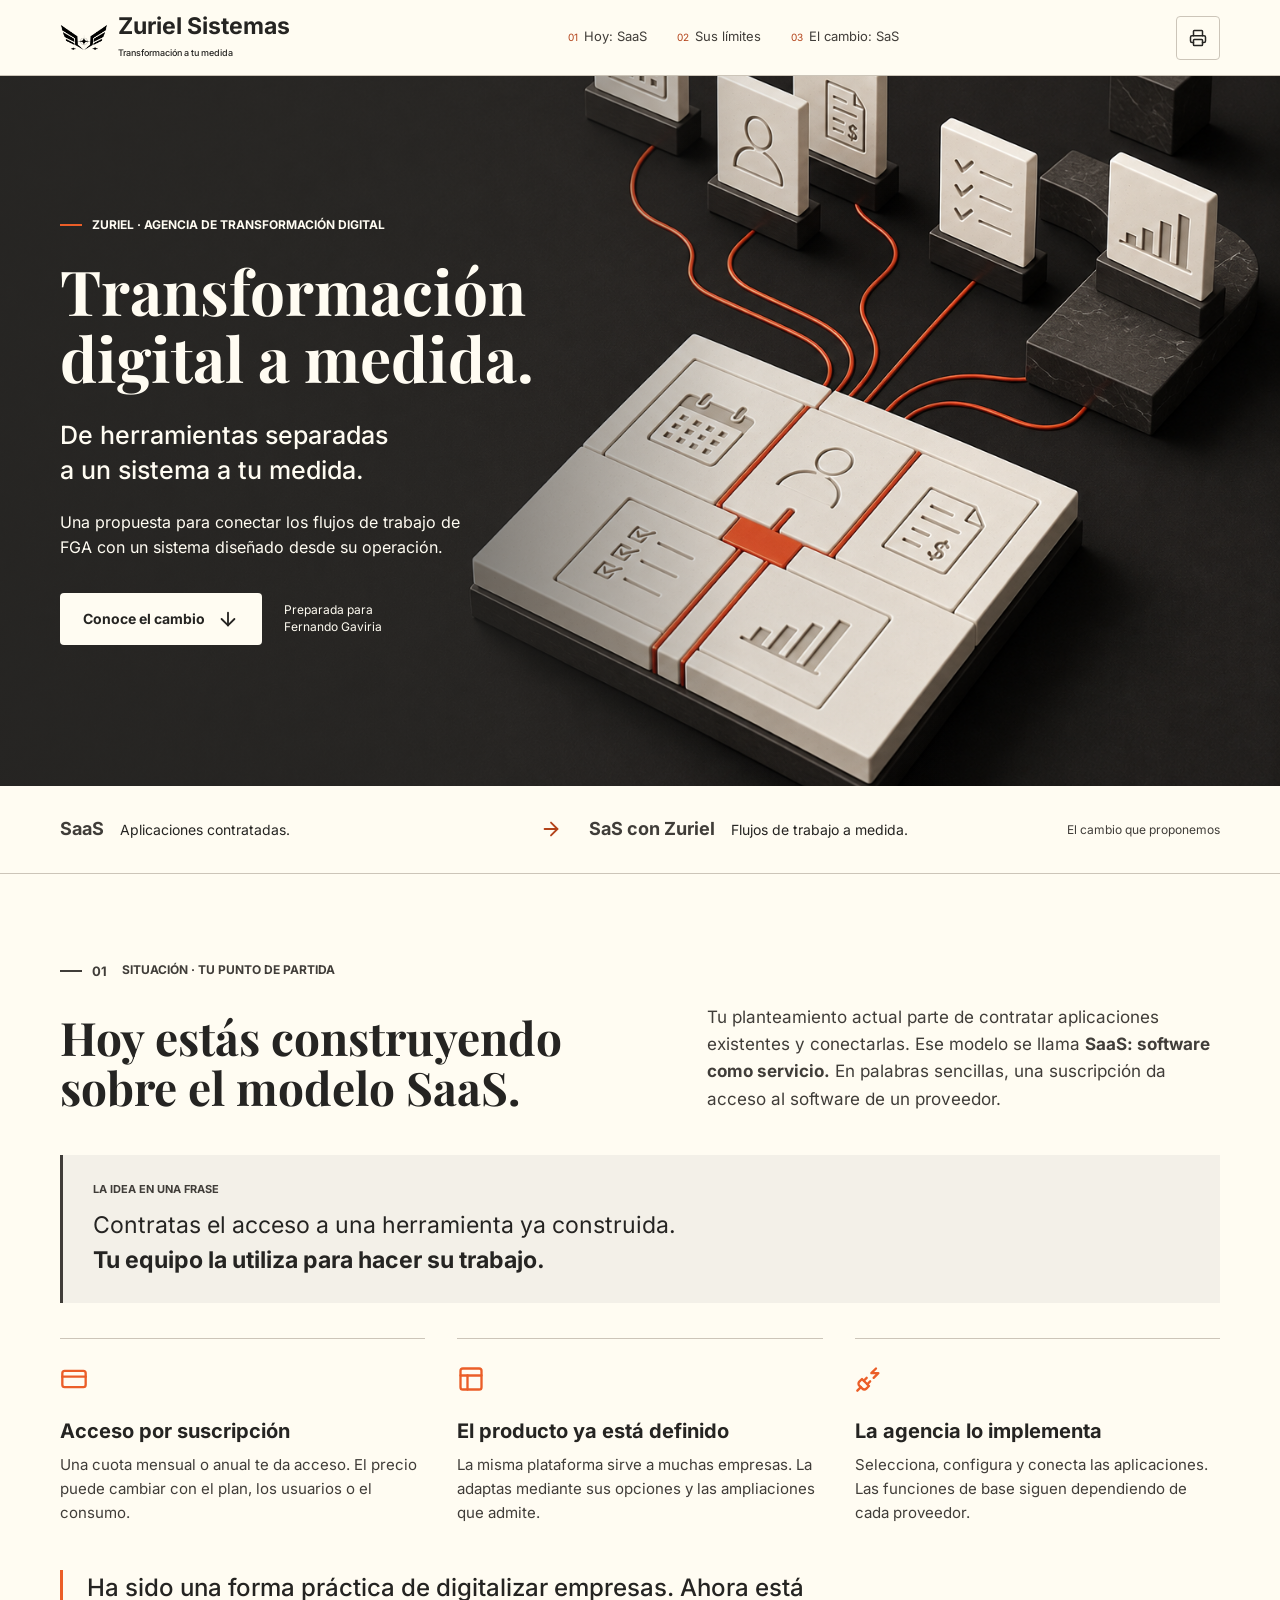
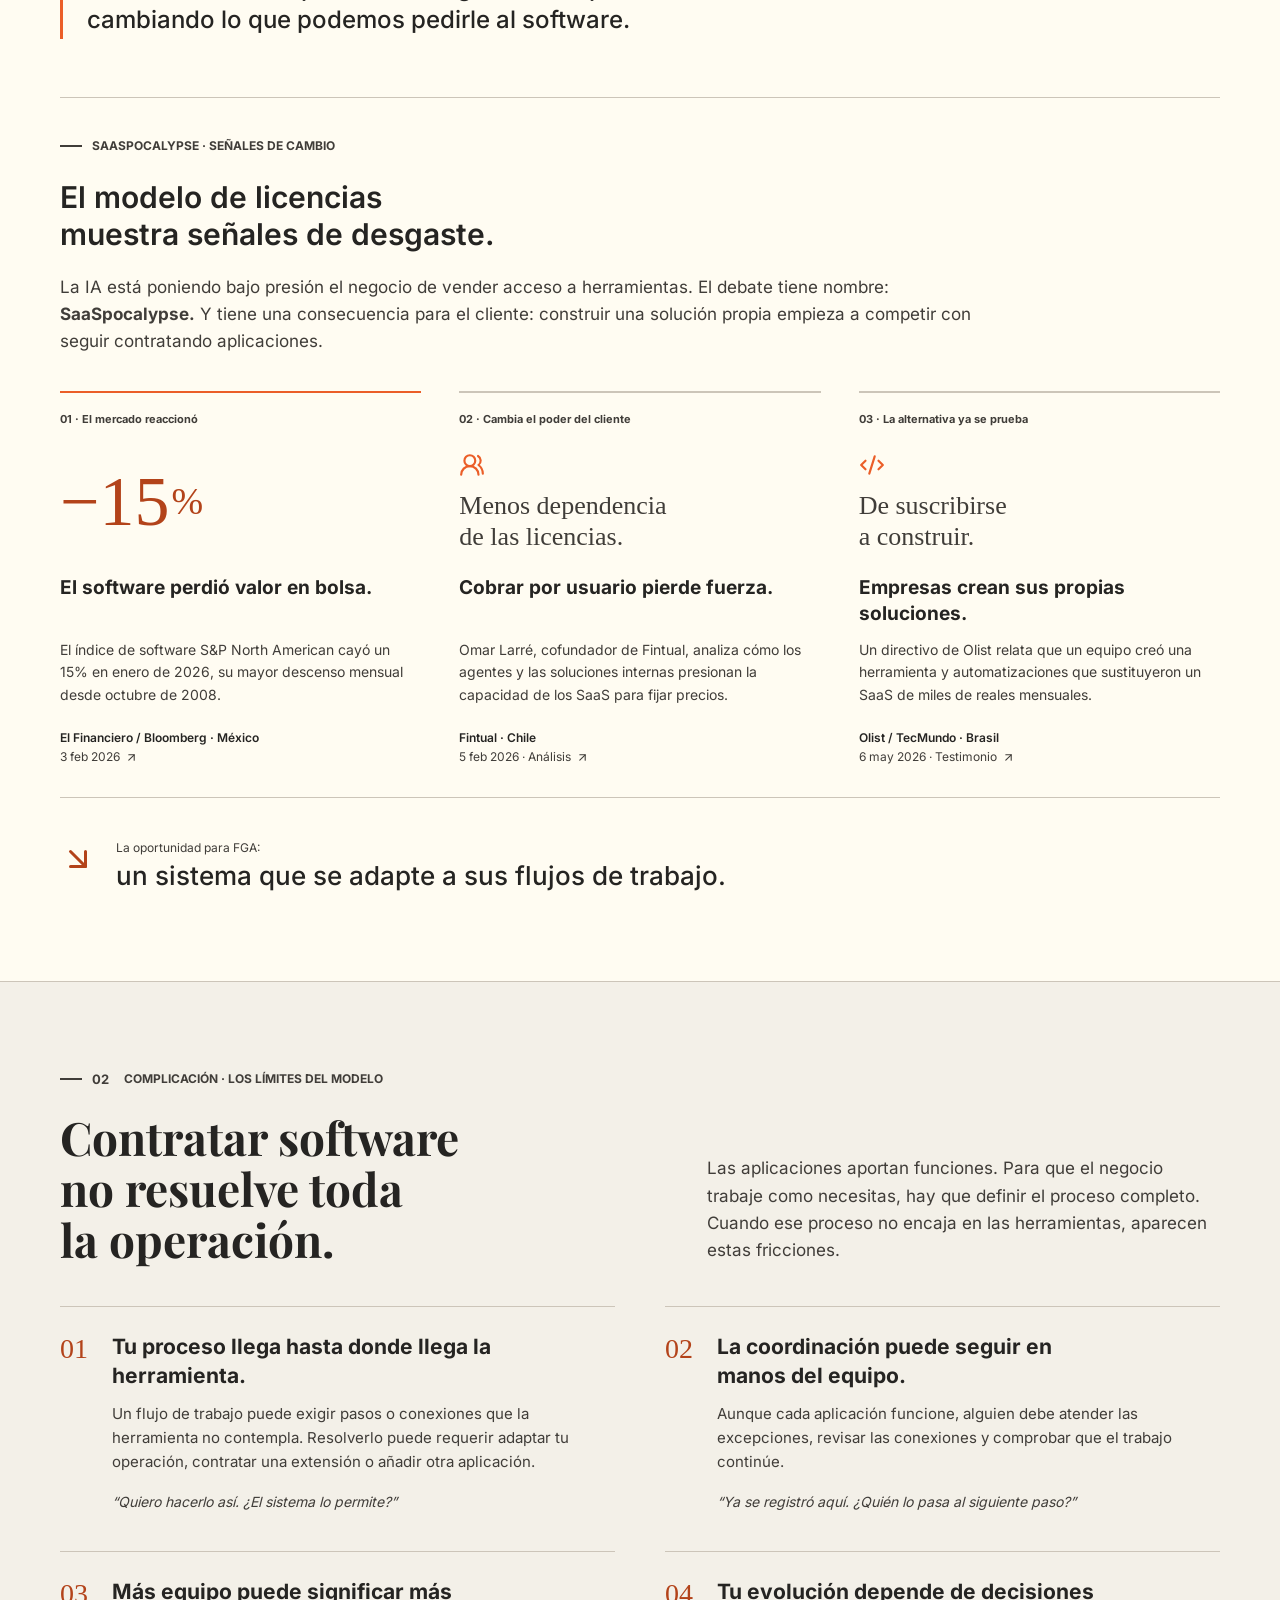
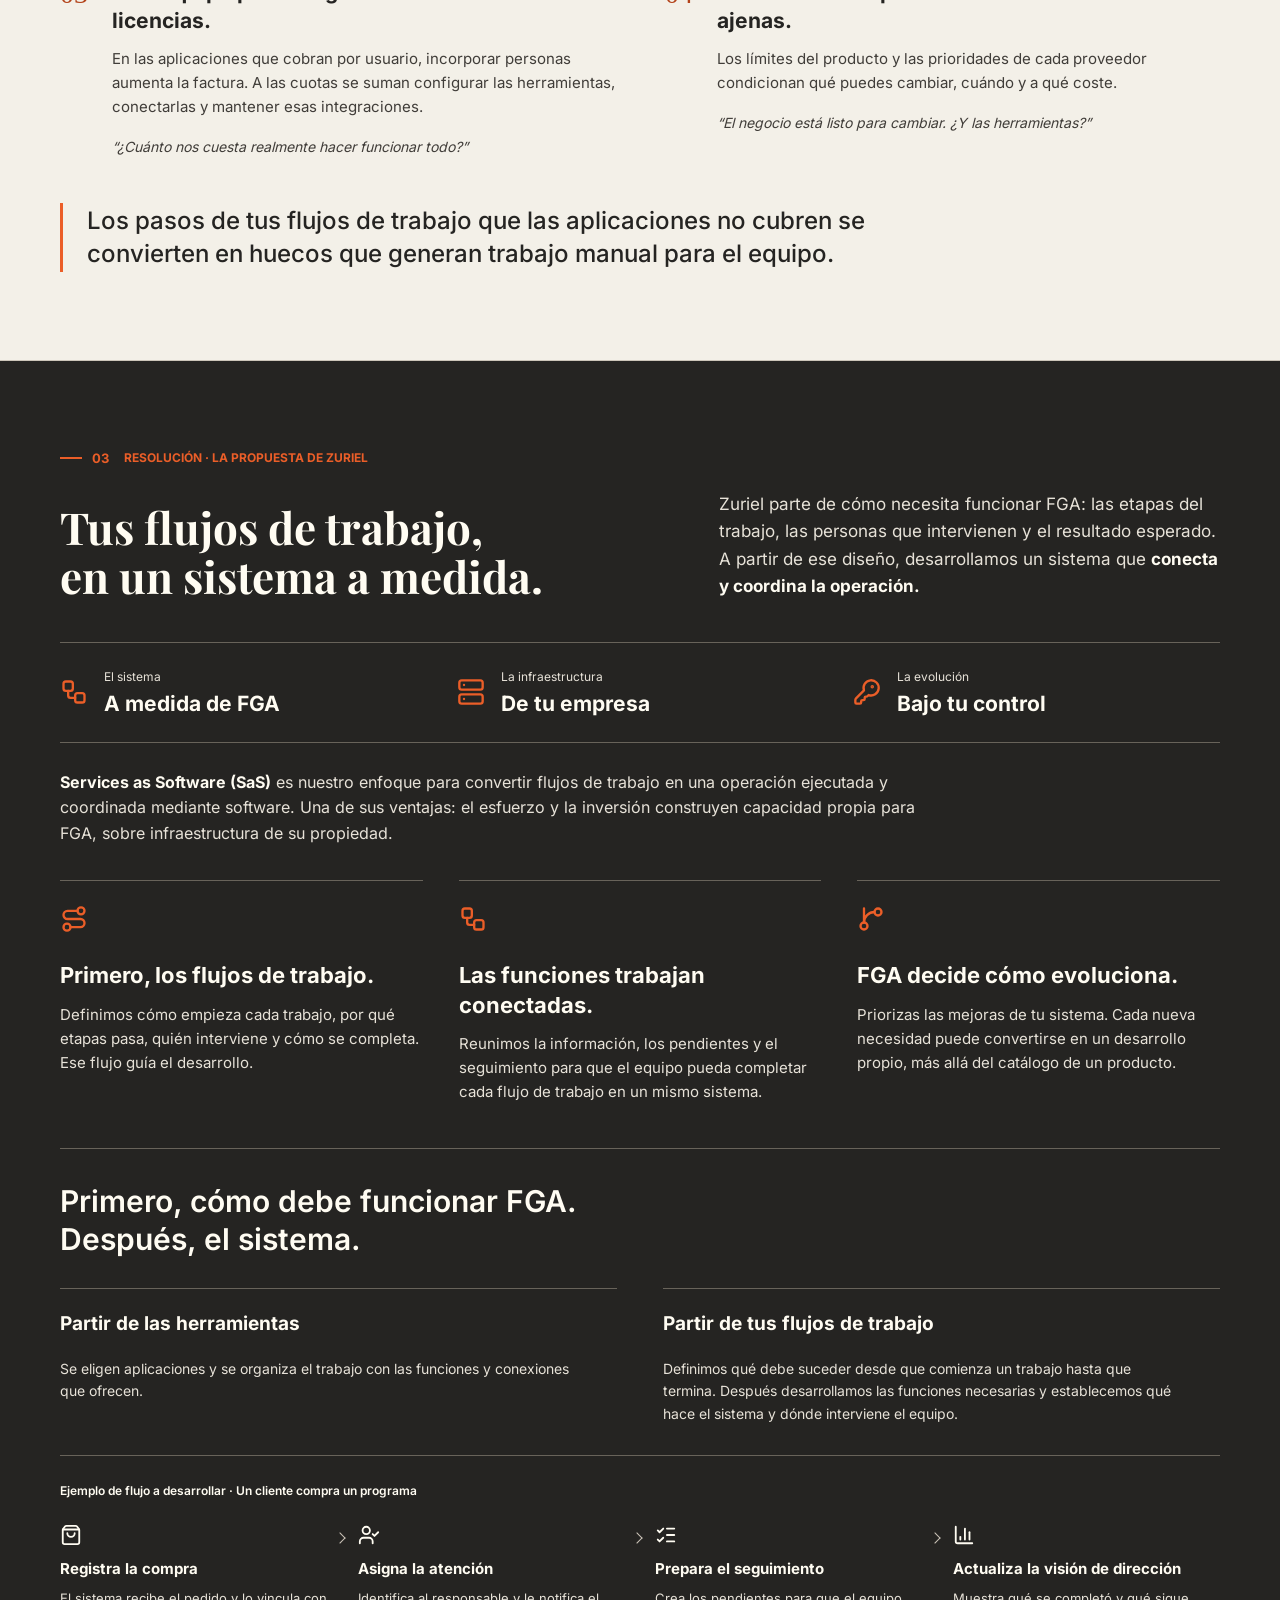
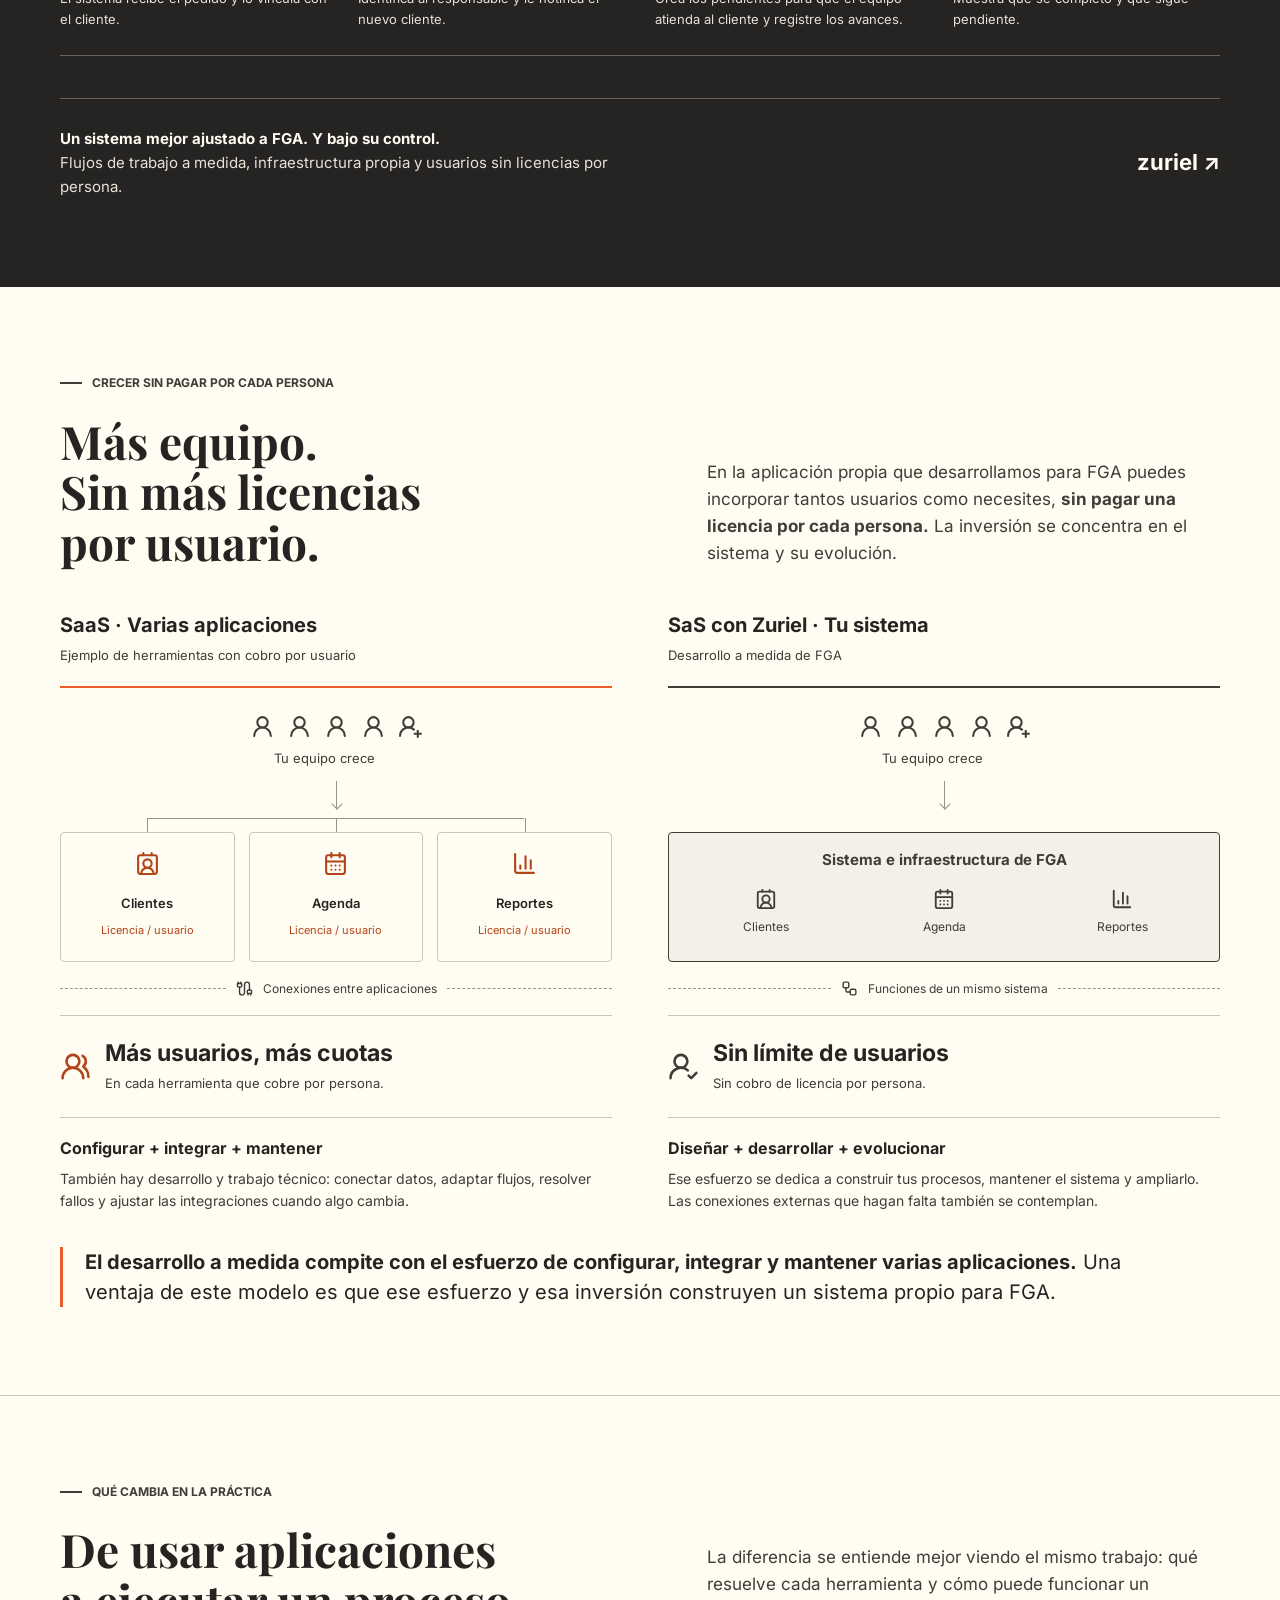
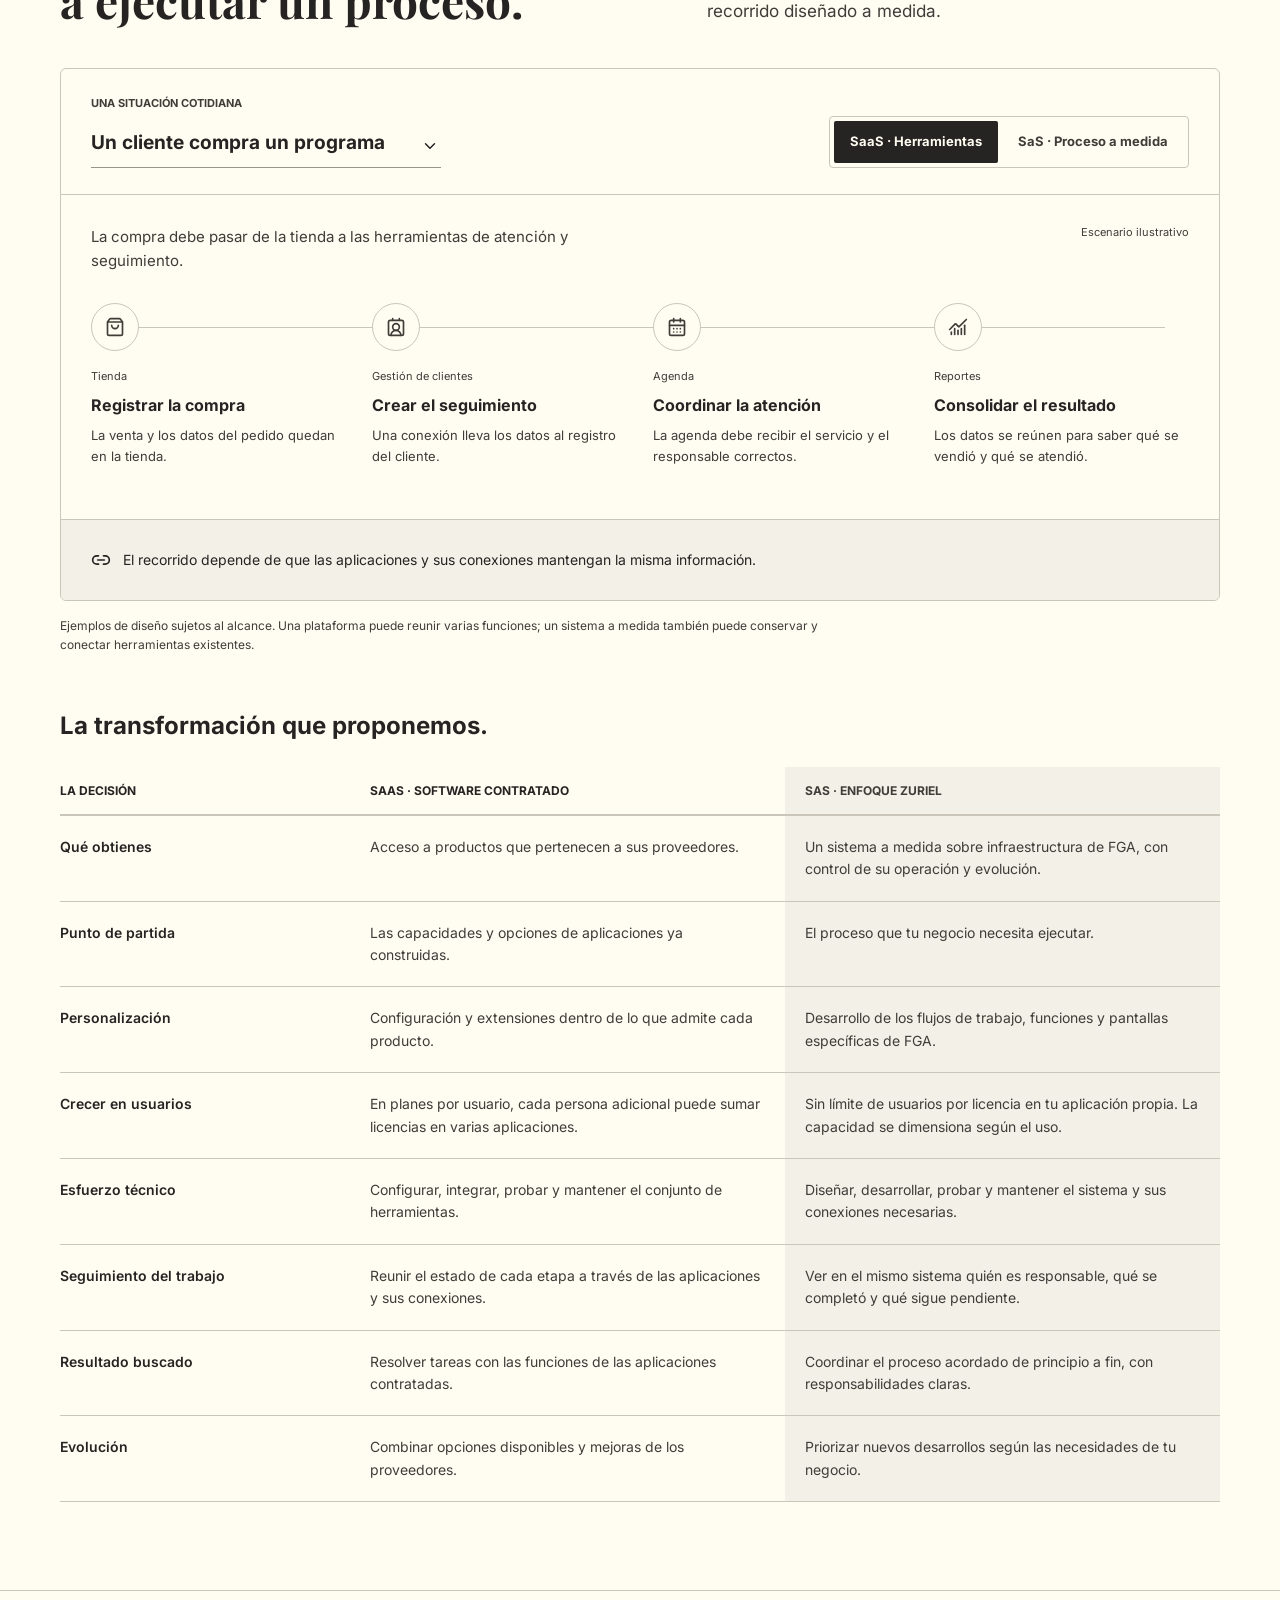
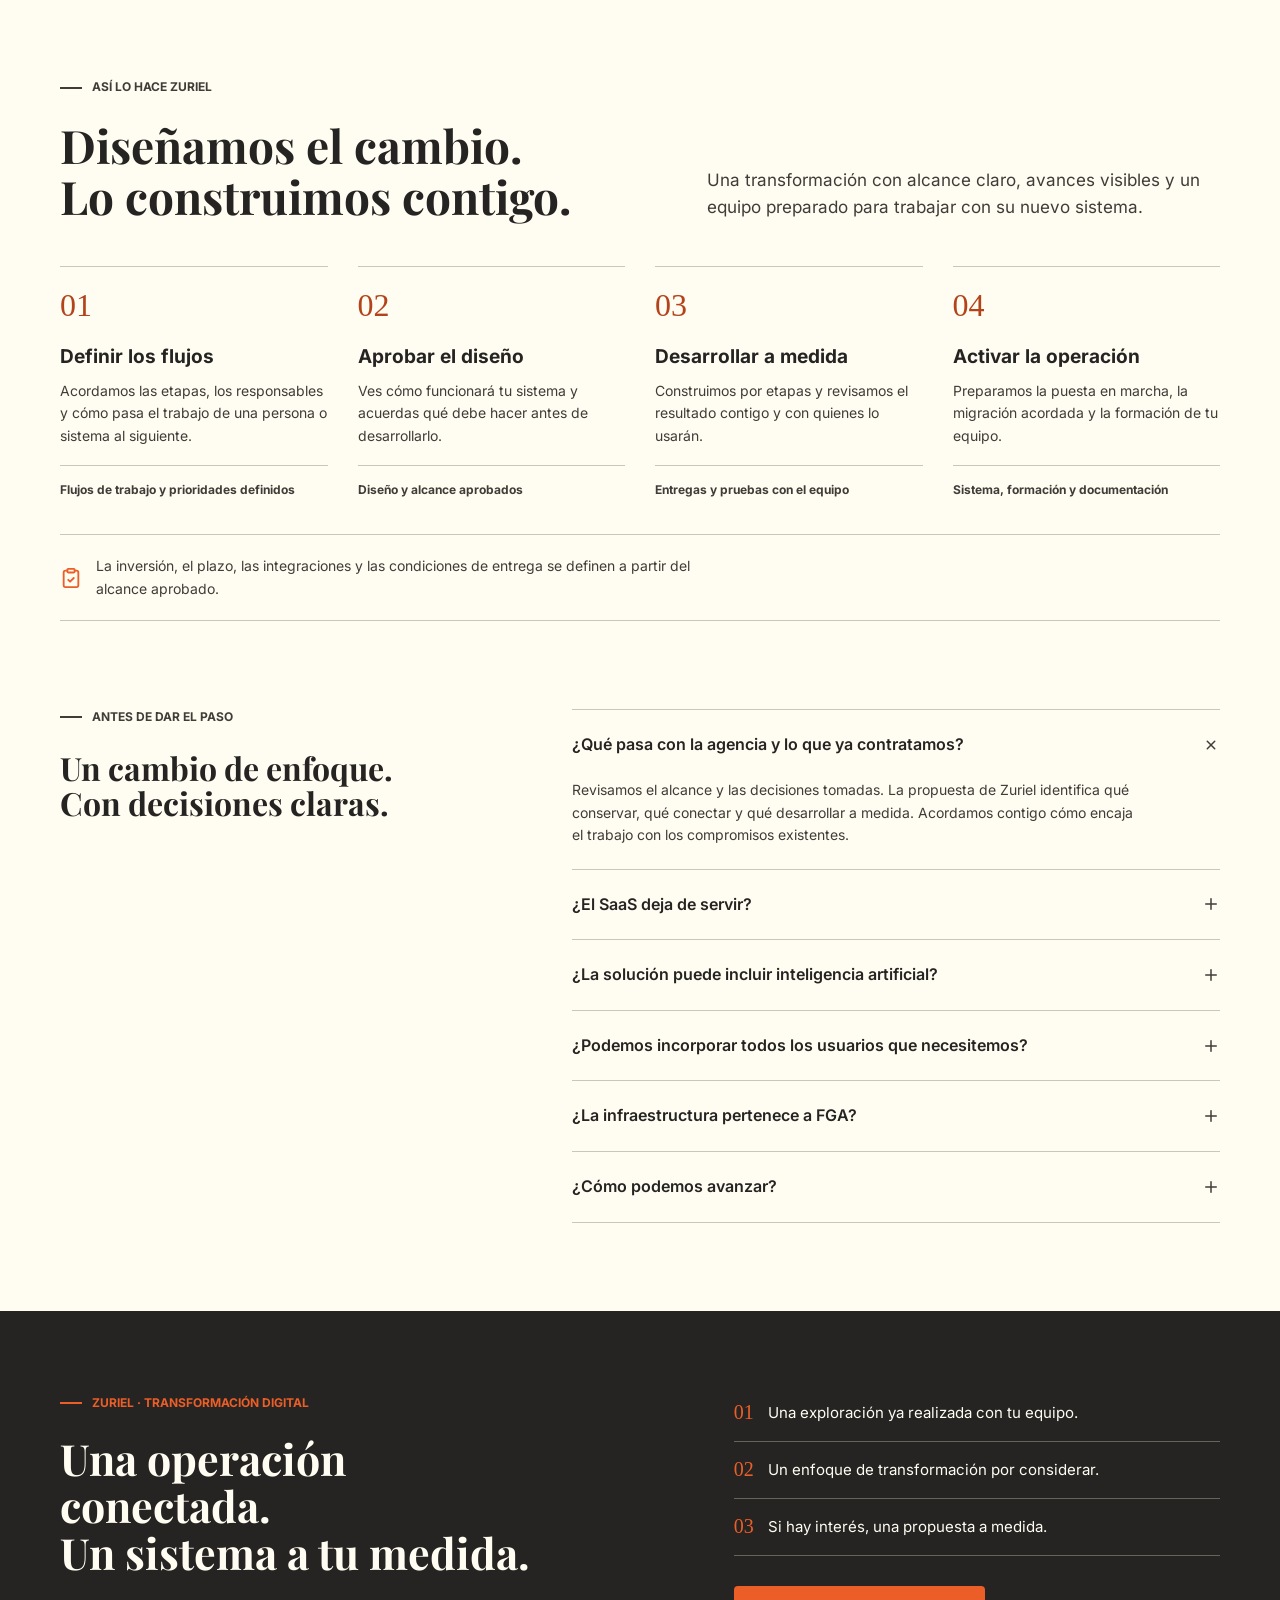
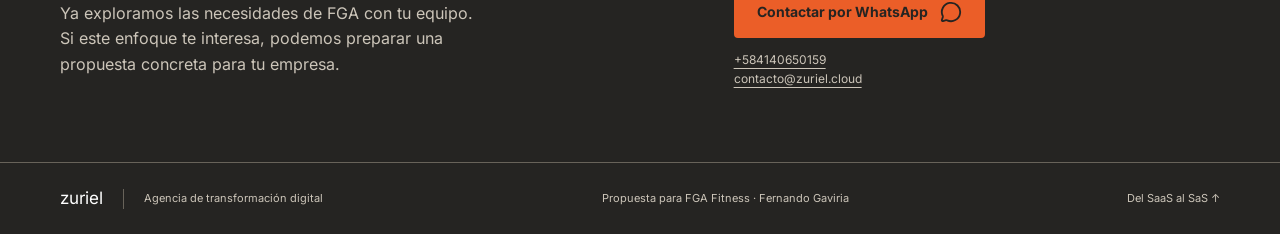
<file: Activacion/Propuesta-FGA-Fitness.html>
<!doctype html>
<html lang="es">
<head>
  <meta charset="utf-8">
  <meta name="viewport" content="width=device-width, initial-scale=1">
  <meta name="robots" content="noindex, nofollow">
  <meta name="theme-color" content="#252422">
  <meta name="description" content="Del SaaS al SaS: la propuesta de Zuriel para transformar la operación de FGA Fitness con procesos y software a medida.">
  <title>Zuriel Sistemas | Transformación a tu medida para FGA</title>
  <link rel="canonical" href="https://propuestas.zuriel.cloud/Activacion/Propuesta-FGA-Fitness.html">
  <meta property="og:type" content="website">
  <meta property="og:locale" content="es_VE">
  <meta property="og:site_name" content="Zuriel Sistemas">
  <meta property="og:title" content="Zuriel Sistemas | Transformación a tu medida">
  <meta property="og:description" content="Conoce el enfoque de Zuriel para FGA: flujos de trabajo conectados, un sistema a medida e infraestructura propia.">
  <meta property="og:url" content="https://propuestas.zuriel.cloud/Activacion/Propuesta-FGA-Fitness.html">
  <meta property="og:image" content="https://propuestas.zuriel.cloud/Proyectos/assets/fga-fitness/zuriel-compartir.jpg">
  <meta property="og:image:secure_url" content="https://propuestas.zuriel.cloud/Proyectos/assets/fga-fitness/zuriel-compartir.jpg">
  <meta property="og:image:type" content="image/jpeg">
  <meta property="og:image:width" content="1200">
  <meta property="og:image:height" content="630">
  <meta property="og:image:alt" content="Logo de Zuriel Sistemas. Transformación a tu medida.">
  <meta name="twitter:card" content="summary_large_image">
  <meta name="twitter:title" content="Zuriel Sistemas | Transformación a tu medida">
  <meta name="twitter:description" content="Conoce el enfoque de Zuriel para FGA: flujos de trabajo conectados, un sistema a medida e infraestructura propia.">
  <meta name="twitter:image" content="https://propuestas.zuriel.cloud/Proyectos/assets/fga-fitness/zuriel-compartir.jpg">
  <link rel="icon" href="../Proyectos/assets/fga-fitness/zuriel-logo.png" type="image/png">
  <style>
    @font-face{font-family:Inter;font-style:normal;font-weight:400;font-display:swap;src:url("../Proyectos/assets/fga-fitness/inter-400.ttf") format("truetype")}
    @font-face{font-family:Inter;font-style:normal;font-weight:500;font-display:swap;src:url("../Proyectos/assets/fga-fitness/inter-500.ttf") format("truetype")}
    @font-face{font-family:Inter;font-style:normal;font-weight:600;font-display:swap;src:url("../Proyectos/assets/fga-fitness/inter-600.ttf") format("truetype")}
    @font-face{font-family:Inter;font-style:normal;font-weight:700;font-display:swap;src:url("../Proyectos/assets/fga-fitness/inter-700.ttf") format("truetype")}
    @font-face{font-family:"Playfair Display";font-style:normal;font-weight:700;font-display:swap;src:url("../Proyectos/assets/fga-fitness/playfair-700.ttf") format("truetype")}
    :root{--paper:#FFFCF2;--ink:#252422;--muted:#403D39;--line:#CCC5B9;--orange:#EB5E28;--orange-dark:#B3431A;--brand-structure:#403D39;--surface:#F3F0E8;--highlight:#FFFCF2;--white:#FFFCF2;--radius:6px}
    *{box-sizing:border-box}html{scroll-behavior:smooth;scroll-padding-top:96px}body{margin:0;background:var(--paper);color:var(--ink);font:16px/1.6 Inter,"Segoe UI",Arial,sans-serif;letter-spacing:0}button,input,select{font:inherit}button,a,select{-webkit-tap-highlight-color:transparent}a{color:inherit}button{cursor:pointer}img{max-width:100%;display:block}svg{width:22px;height:22px;flex-shrink:0}h1,h2,h3,p{margin:0}h1,h2{font-family:"Playfair Display",Georgia,serif;font-weight:700;line-height:1.1}h1{font-size:76px}h2{font-size:46px}h3{font-size:20px;line-height:1.35;font-weight:650}p{max-width:66ch}button:focus-visible,a:focus-visible,select:focus-visible,summary:focus-visible{outline:3px solid var(--orange);outline-offset:5px}button:disabled{cursor:default}::selection{background:var(--highlight);color:var(--ink)}[hidden]{display:none!important}
    .wrap{width:min(1160px,calc(100% - 96px));margin:auto}.eyebrow{display:flex;align-items:center;gap:10px;font-size:12px;font-weight:700;text-transform:uppercase;line-height:1.4}.eyebrow:before{content:"";width:22px;height:2px;background:currentColor}.section-label{color:var(--brand-structure);margin-bottom:24px}.section-label b{font-size:13px;margin-right:5px}.section-intro{display:grid;grid-template-columns:1.12fr 1fr;align-items:end;gap:72px;margin-bottom:42px}.section-intro p{font-size:17px;color:var(--muted)}.section-intro h2{max-width:18ch}.section{padding:88px 0}.button{display:inline-flex;align-items:center;justify-content:center;gap:12px;padding:14px 22px;border-radius:4px;font-size:14px;font-weight:650;line-height:1.4;text-decoration:none;border:1px solid transparent;min-height:50px}.button.primary{background:var(--orange);color:#FFFCF2}.button.primary:hover{background:var(--orange-dark)}.button.light{background:var(--paper);color:var(--ink)}.button.light:hover{background:var(--surface)}.text-link{display:inline-flex;align-items:center;gap:8px;text-underline-offset:5px;font-weight:600}.icon-button{display:inline-grid;place-items:center;width:44px;height:44px;background:none;border:1px solid var(--line);border-radius:4px;color:var(--ink)}.icon-button:hover{background:var(--surface)}.icon-button svg{width:18px;height:18px}.skip{position:fixed;top:-90px;left:16px;z-index:100;background:var(--paper);padding:12px}.skip:focus{top:12px}
    .topbar{height:76px;position:sticky;top:0;z-index:20;background:rgba(255,252,242,.97);border-bottom:1px solid var(--line);backdrop-filter:blur(12px)}.topbar .wrap{height:100%;display:flex;align-items:center;justify-content:space-between;gap:24px}.brand{display:flex;gap:10px;align-items:center;text-decoration:none}.brand img{width:33px;height:33px;object-fit:contain;filter:brightness(0)}.brand strong{font-size:23px;font-weight:650;line-height:1}.brand small{display:block;font-size:9px;font-weight:500;margin-top:5px}.nav{display:flex;align-items:center;gap:30px}.nav a{font-size:13px;text-decoration:none;color:var(--muted);padding:10px 0;border-bottom:2px solid transparent}.nav a:hover,.nav a[aria-current="location"]{color:var(--ink);border-color:var(--orange)}.nav a span{font-size:10px;margin-right:6px;color:var(--orange-dark)}.nav-actions{display:flex;gap:8px}.menu-button{display:none}.read-progress{height:2px;background:var(--orange);position:absolute;bottom:-1px;left:0;width:0;transition:width .1s linear}
    .hero{position:relative;isolation:isolate;min-height:580px;height:min(650px,calc(100svh - 132px));color:var(--white);background:#252422;display:flex;align-items:center;overflow:hidden}.hero-photo{position:absolute;inset:0;z-index:-3;width:100%;height:100%;object-fit:cover;object-position:50% 27%}.hero:before{content:"";position:absolute;inset:0;z-index:-2;background:linear-gradient(90deg,rgba(37,36,34,.93) 0%,rgba(37,36,34,.76) 29%,rgba(37,36,34,.16) 57%,rgba(37,36,34,0) 100%)}.hero-content{max-width:490px;padding:52px 0}.hero .eyebrow{color:var(--highlight);margin-bottom:24px}.hero h1{margin-bottom:18px}.hero-subtitle{font-size:28px;line-height:1.25;font-weight:450;max-width:17ch;margin-bottom:24px}.hero p{color:#FFFCF2;font-size:16px;max-width:35ch;margin-bottom:32px}.hero-credit{position:absolute;right:40px;bottom:24px;font-size:11px;color:#FFFCF2;background:#252422cc;padding:5px 10px}.hero-footer{display:flex;align-items:center;gap:22px}.hero-footer>span{font-size:12px;max-width:14ch;line-height:1.4;color:#FFFCF2}.thesis{padding:29px 0;border-bottom:1px solid var(--line)}.thesis .wrap{display:flex;align-items:center;justify-content:space-between;gap:32px}.thesis p{font-size:18px;max-width:65ch}.thesis strong{color:var(--brand-structure);font-weight:650}.thesis .number{font-size:12px;color:var(--muted);white-space:nowrap}
    .business{display:grid;grid-template-columns:repeat(3,1fr);gap:32px}.business-item{border-top:1px solid var(--line);padding:26px 0 0}.business-item svg{color:var(--brand-structure);width:28px;height:28px;margin-bottom:17px}.business-item h3{margin-bottom:8px}.business-item p{font-size:15px;color:var(--muted)}.question{margin-top:45px;border-left:3px solid var(--orange);padding:2px 0 2px 24px;font-family:Georgia,serif;font-size:26px;line-height:1.35;max-width:850px}
    .complication{background:#F3F0E8;border-block:1px solid var(--line)}.model-grid{display:grid;grid-template-columns:1fr 1fr;gap:40px;margin-top:44px}.model{padding:0 0 26px;border-bottom:1px solid #CCC5B9}.model-head{display:flex;gap:16px;align-items:center;margin-bottom:14px}.model-icon{width:46px;height:46px;display:grid;place-items:center;background:#E7E2D8;border-radius:4px}.model.custom .model-icon{background:var(--brand-structure);color:#FFFCF2}.model-title small{display:block;font-size:12px;color:var(--muted);margin-bottom:2px}.model-title h3{font-size:23px}.model p{color:var(--muted);font-size:16px;max-width:48ch}.model strong{color:var(--ink)}.model-phrase{margin-top:18px;display:flex;gap:9px;align-items:center;font-weight:650;font-size:14px}.model-phrase svg{width:17px;color:var(--brand-structure)}
    .simulator{background:var(--paper);border:1px solid #CCC5B9;border-radius:6px;margin-top:40px;overflow:hidden}.sim-header{display:flex;justify-content:space-between;align-items:end;gap:20px;padding:26px 30px;border-bottom:1px solid var(--line)}.sim-header label{font-size:11px;font-weight:700;color:var(--muted);display:block;margin-bottom:8px;text-transform:uppercase}.select-wrap{position:relative;max-width:440px}.select-wrap select{appearance:none;background:none;border:0;border-bottom:1px solid #99948A;padding:8px 34px 8px 0;color:var(--ink);font-size:19px;font-weight:650;width:100%;cursor:pointer;border-radius:0}.select-wrap>svg{position:absolute;right:2px;bottom:11px;width:18px;pointer-events:none}.mode-tabs{display:flex;gap:4px;border:1px solid var(--line);padding:4px;border-radius:4px;flex-shrink:0}.mode-tabs button{border:0;background:none;padding:9px 16px;border-radius:2px;font-size:13px;font-weight:650;min-height:42px;color:var(--muted)}.mode-tabs button[aria-selected="true"]{background:var(--ink);color:#FFFCF2}.simulator[data-mode="custom"] .mode-tabs button[aria-selected="true"]{background:var(--brand-structure)}.sim-body{padding:30px}.sim-description{display:flex;justify-content:space-between;align-items:start;gap:20px;margin-bottom:30px}.sim-description p{font-size:15px;color:var(--muted);max-width:61ch}.example-label{font-size:11px;line-height:1.4;color:var(--muted);white-space:nowrap}.steps{list-style:none;display:grid;grid-template-columns:repeat(4,minmax(0,1fr));gap:26px;padding:0;margin:0;position:relative}.steps:before{content:"";position:absolute;top:24px;left:24px;right:24px;height:1px;background:#CCC5B9}.step{position:relative}.step-icon{position:relative;display:grid;place-items:center;width:48px;height:48px;background:var(--paper);border:1px solid #CCC5B9;border-radius:50%;margin-bottom:17px}.step-icon svg{width:20px;color:var(--muted)}.step small{font-size:11px;color:var(--muted);display:block;margin-bottom:8px;min-height:18px}.step h4{font-size:16px;line-height:1.4;margin:0 0 9px;font-weight:650}.step p{font-size:13px;color:var(--muted);line-height:1.6;min-height:64px}.simulator[data-mode="custom"] .steps:before{background:var(--brand-structure)}.simulator[data-mode="custom"] .step-icon{background:var(--brand-structure);border-color:var(--brand-structure);color:white}.simulator[data-mode="custom"] .step-icon svg{color:white}.sim-result{display:flex;align-items:center;gap:12px;background:#F3F0E8;border-top:1px solid var(--line);padding:18px 30px;font-size:14px;min-height:81px}.sim-result svg{width:20px}.simulator[data-mode="custom"] .sim-result{background:var(--surface);color:var(--brand-structure)}.context-note{font-size:12px;color:var(--muted);max-width:96ch;margin-top:15px}
    .decisions{margin-top:56px}.decisions h3{font-size:24px;margin-bottom:24px}.comparison{width:100%;border-collapse:collapse;text-align:left}.comparison th{font-size:12px;text-transform:uppercase;padding:14px 20px;border-bottom:2px solid #CCC5B9;font-weight:650}.comparison th:first-child{padding-left:0;width:25%}.comparison td{vertical-align:top;padding:20px;border-bottom:1px solid #CCC5B9;font-size:14px;color:#403D39;width:37.5%}.comparison td:first-child{padding-left:0;font-weight:600;color:var(--ink);width:25%}.comparison th:last-child,.comparison td:last-child{background:#F3F0E8;color:var(--brand-structure)}.comparison .col-label{display:none}.balanced{font-size:13px;color:var(--muted);margin-top:22px;max-width:92ch}
    .resolution{background:var(--brand-structure);color:var(--paper);position:relative;overflow:hidden}.resolution .section-label{color:#FFFCF2}.resolution .section-intro p{color:#E7E2D8}.resolution .section-intro h2{max-width:19ch}.resolution h2 em{font-style:normal;color:var(--highlight)}.offer{display:grid;grid-template-columns:repeat(3,1fr);gap:36px}.offer-item{padding-top:24px;border-top:1px solid #68635A}.offer-item svg{color:var(--highlight);margin-bottom:20px;width:28px;height:28px}.offer-item p{color:#E7E2D8;font-size:15px;margin-top:12px}.offer-item h3{font-size:22px}.resolution-foot{margin-top:42px;padding-top:28px;border-top:1px solid #68635A;display:flex;gap:24px;align-items:center;justify-content:space-between}.resolution-foot p{font-size:15px;max-width:65ch;color:#E7E2D8}.resolution-foot b{color:var(--white)}.resolution-foot .wordmark{font-size:22px;font-weight:650;white-space:nowrap}
    .path{display:grid;grid-template-columns:repeat(4,1fr);gap:30px;margin-top:45px;list-style:none;padding:0}.path li{border-top:1px solid var(--line);padding-top:20px}.path .n{font:32px Georgia,serif;color:var(--orange-dark);display:block;margin-bottom:20px}.path h3{font-size:19px;margin-bottom:10px}.path p{font-size:14px;color:var(--muted)}.path .deliverable{font-size:12px;margin-top:18px;display:block;font-weight:650;color:var(--brand-structure);border-top:1px solid var(--line);padding-top:14px}.scope-note{padding:20px 0;border-block:1px solid var(--line);margin-top:35px;display:flex;align-items:center;gap:14px;font-size:14px;color:var(--muted)}.scope-note svg{color:var(--brand-structure)}
    .questions{padding-top:0}.faq-layout{display:grid;grid-template-columns:.8fr 1.2fr;gap:80px}.faq-layout h2{font-size:34px;max-width:13ch}.faq-list details{border-bottom:1px solid var(--line)}.faq-list details:first-child{border-top:1px solid var(--line)}.faq-list summary{list-style:none;display:flex;align-items:center;justify-content:space-between;gap:20px;padding:22px 0;cursor:pointer;font-weight:600;font-size:16px}.faq-list summary::-webkit-details-marker{display:none}.faq-list summary svg{width:18px;color:var(--brand-structure);transition:transform .2s}.faq-list details[open] summary svg{transform:rotate(45deg)}.faq-list details p{padding:0 26px 22px 0;font-size:14px;color:var(--muted)}
    .closing{background:#252422;color:var(--paper);padding:74px 0}.closing .wrap{display:grid;grid-template-columns:1.2fr 1fr;gap:90px;align-items:center}.closing .eyebrow{color:var(--highlight);margin-bottom:23px}.closing h2{font-size:43px;max-width:18ch}.closing p{color:#CCC5B9;font-size:16px;margin-top:24px;max-width:43ch}.next-steps{list-style:none;margin:0 0 30px;padding:0}.next-steps li{display:flex;align-items:center;gap:14px;border-bottom:1px solid #68635A;padding:16px 0;font-size:15px}.next-steps li span{font:20px Georgia,serif;color:var(--highlight)}.closing .contact-note{font-size:12px;margin-top:12px}.contact-note a{text-underline-offset:4px}.footer{background:#252422;border-top:1px solid #68635A;color:#CCC5B9;padding:22px 0}.footer .wrap{display:flex;justify-content:space-between;align-items:center;gap:20px;font-size:11px}.footer a{text-decoration:none}.footer a:hover{text-decoration:underline}.footer img{width:60px;max-height:32px;object-fit:contain}.footer-brand{display:flex;align-items:center;gap:20px}.footer .sep{width:1px;height:20px;background:#68635A}.footer .zuriel-name{font-size:17px;color:white}
    .hero>.wrap{margin-block:0}.hero-subtitle{max-width:24ch}.hero-footer>span{max-width:none;flex-shrink:0}
    @media(min-width:1600px){.hero-photo{object-position:50% 23%}.hero:before{background:linear-gradient(90deg,rgba(37,36,34,.95),rgba(37,36,34,.75) 30%,rgba(37,36,34,0) 60%)}}
    @media(max-width:1100px){.wrap{width:calc(100% - 64px)}h1{font-size:66px}h2{font-size:40px}.hero-content{max-width:425px}.hero-photo{object-position:61% 25%}.hero-subtitle{font-size:26px}.section-intro{gap:40px}.nav{gap:20px}.sim-header{padding:24px}.sim-body{padding:25px}.steps{gap:18px}.closing .wrap{gap:45px}.faq-layout{gap:40px}.hero{min-height:550px}.path{gap:22px}.step p{min-height:85px}}
    @media(max-width:760px){html{scroll-padding-top:86px}.wrap{width:calc(100% - 40px)}.topbar{height:66px}.brand strong{font-size:21px}.brand img{width:29px;height:29px}.menu-button{display:inline-grid}.nav{display:none;position:absolute;top:66px;left:0;right:0;background:var(--paper);border-bottom:1px solid var(--line);padding:18px 20px;box-shadow:0 10px 16px #2524220b}.nav.open{display:flex;justify-content:space-around;gap:10px}.nav a{font-size:13px}.nav-actions{gap:6px}.icon-button{width:42px;height:42px}.hero{height:660px;min-height:0;align-items:end}.hero-photo{height:410px;object-position:50% 18%;object-fit:cover}.hero:before{background:linear-gradient(0deg,#252422 0%,#252422 38%,rgba(37,36,34,.92) 48%,rgba(37,36,34,0) 76%)}.hero-content{padding:0 0 35px;max-width:none}.hero .eyebrow{font-size:10px;margin-bottom:13px}.hero h1{font-size:48px;margin-bottom:13px}.hero-subtitle{font-size:25px;max-width:19ch;margin-bottom:17px}.hero p{font-size:14px;max-width:38ch;margin-bottom:24px}.hero-footer{gap:18px}.hero-footer>span{font-size:11px}.hero-credit{right:15px;top:18px;bottom:auto;font-size:9px}.button{padding:13px 17px;font-size:13px}.hero .button svg{width:18px}.thesis{padding:24px 0}.thesis .number{display:none}.thesis p{font-size:16px}.section{padding:58px 0}.section-intro{grid-template-columns:1fr;gap:22px;margin-bottom:32px}.section-intro h2{font-size:36px;max-width:20ch}.section-intro p{font-size:16px}.section-label{margin-bottom:18px}.business{gap:24px;grid-template-columns:1fr}.business-item{display:grid;grid-template-columns:36px 1fr;column-gap:15px;padding-top:22px}.business-item svg{grid-row:1/3;margin:2px 0 0;width:25px}.business-item h3{font-size:18px}.business-item p{font-size:14px}.question{font-size:23px;padding-left:18px;margin-top:32px}.model-grid{grid-template-columns:1fr;gap:24px;margin-top:30px}.model{padding-bottom:24px}.model-title h3{font-size:21px}.model p{font-size:15px}.simulator{margin-top:30px}.sim-header{display:block;padding:20px}.select-wrap{max-width:none}.select-wrap select{font-size:17px}.mode-tabs{margin-top:22px;width:100%;display:grid;grid-template-columns:1fr 1fr}.mode-tabs button{padding:9px 5px;font-size:12px}.sim-body{padding:24px 20px}.sim-description{display:block;margin-bottom:25px}.example-label{display:block;margin-top:8px;font-size:10px}.steps{grid-template-columns:1fr;gap:22px}.steps:before{top:22px;bottom:22px;height:auto;width:1px;left:21px;right:auto}.step{padding-left:63px;min-height:97px}.step-icon{position:absolute;left:0;top:0;width:43px;height:43px}.step small{margin-bottom:4px}.step h4{margin-bottom:6px;font-size:16px}.step p{min-height:0;font-size:13px}.sim-result{padding:18px 20px;font-size:13px;align-items:flex-start;min-height:106px}.context-note{font-size:11px}.decisions{margin-top:35px}.decisions h3{font-size:22px}.comparison thead{display:none}.comparison,.comparison tbody{display:block}.comparison tr{display:grid;grid-template-columns:1fr 1fr;border-bottom:1px solid #CCC5B9;padding-bottom:12px}.comparison td,.comparison td:first-child{width:auto;border:none;font-size:13px;padding:12px}.comparison td:first-child{grid-column:1/-1;padding:18px 0 8px;font-size:15px}.comparison .col-label{display:block;font-size:10px;text-transform:uppercase;margin-bottom:6px;font-weight:700}.balanced{font-size:12px}.offer{grid-template-columns:1fr;gap:28px}.offer-item{padding-top:22px;display:grid;grid-template-columns:35px 1fr;gap:0 14px}.offer-item svg{grid-row:1/3;width:25px;margin:0}.offer-item h3{font-size:21px}.offer-item p{font-size:14px;margin-top:9px}.resolution-foot{align-items:flex-start;gap:20px}.resolution-foot p{font-size:13px}.resolution-foot .wordmark{font-size:18px}.path{grid-template-columns:1fr 1fr;gap:30px 20px;margin-top:32px}.path .n{font-size:28px;margin-bottom:14px}.path h3{font-size:17px}.path p{font-size:13px}.path .deliverable{font-size:11px}.scope-note{font-size:12px;align-items:flex-start}.questions{padding-top:0}.faq-layout{grid-template-columns:1fr;gap:25px}.faq-layout h2{font-size:31px;max-width:none}.faq-list summary{font-size:15px;padding:20px 0}.closing{padding:52px 0}.closing .wrap{grid-template-columns:1fr;gap:25px}.closing h2{font-size:36px}.closing p{font-size:15px;margin-top:20px}.closing .button{width:100%}.next-steps li{font-size:14px}.footer .wrap{flex-wrap:wrap;font-size:10px}.footer-brand{gap:15px}.footer img{width:46px}.footer{padding:22px 0}}
    @media(min-width:761px) and (max-width:1000px){.hero-photo{object-position:0% 25%}.hero h1{font-size:58px}.hero-content{max-width:390px}.hero:before{background:linear-gradient(90deg,rgba(37,36,34,.94),rgba(37,36,34,.73) 36%,rgba(37,36,34,0) 75%)}}
    @media(max-width:760px){.hero{height:min(660px,calc(100svh - 130px));min-height:540px}.hero-subtitle{max-width:25ch;font-size:24px}.hero-footer>span{font-size:11px}}
    @media(max-width:360px){.wrap{width:calc(100% - 32px)}.hero h1{font-size:42px}.hero-subtitle{font-size:23px}.hero-footer>span{display:none}.nav a span{display:none}.section-intro h2{font-size:32px}.path{grid-template-columns:1fr}.brand small{font-size:8px}.select-wrap select{font-size:15px}}
    @media(prefers-reduced-motion:reduce){html{scroll-behavior:auto}*,*:before,*:after{transition:none!important;animation:none!important}}
    @media print{@page{margin:16mm;size:A4}body{font-size:11pt;background:#FFFCF2;-webkit-print-color-adjust:exact;print-color-adjust:exact}.wrap{width:100%}.topbar,.read-progress,.hero-footer,.hero-credit,.nav-actions,.skip,.mode-tabs,.contact-note{display:none!important}.hero{height:155mm;min-height:0;break-after:page}.hero-content{padding:20mm 9mm;max-width:100%}.hero-photo{height:100%;object-position:55% 30%}.hero:before{background:linear-gradient(90deg,#252422e6,#25242220)}.hero h1{font-size:48pt}.hero-subtitle{font-size:24pt}.hero .eyebrow{font-size:10pt}.hero p{font-size:12pt}.section,.closing{padding:12mm 0}.section-intro{gap:10mm}.section-intro h2,h2{font-size:26pt}.thesis{padding:6mm 0}.section-label{margin-bottom:5mm}.business-item,.model,.offer-item,.path li,details{break-inside:avoid}.simulator{break-inside:avoid}.sim-header{padding:5mm}.sim-body{padding:5mm}.sim-result{padding:5mm;min-height:0}.steps{gap:4mm}.step p{min-height:0}.sim-description{margin-bottom:6mm}.comparison tr{break-inside:avoid}.comparison td{padding:4mm;font-size:10pt}.resolution{break-before:page}.path{gap:5mm}.path p{font-size:10pt}.faq-layout{gap:10mm}.faq-list details p{display:block;font-size:10pt}.closing .wrap{gap:10mm}.closing h2{font-size:28pt}.closing .button{background:none;color:#FFFCF2;border:1px solid #FFFCF2}.footer{padding:5mm 0}.footer .wrap{font-size:8pt}}
.hero{background:#252422;height:min(710px,calc(100svh - 160px));min-height:590px}.hero-photo{object-position:100% 85%}.hero:before{background:linear-gradient(90deg,rgba(37,36,34,.9),rgba(37,36,34,.67) 32%,rgba(37,36,34,.08) 58%,transparent 75%)}.hero-content{max-width:650px;padding:45px 0}.hero h1{font-size:66px;line-height:1.08;margin-bottom:26px}.hero-subtitle{font-size:25px;max-width:29ch;line-height:1.4;margin-bottom:22px}.hero p{max-width:40ch}.hero .eyebrow{font-size:12px}.thesis .wrap{gap:25px;justify-content:flex-start}.thesis-model{display:flex;gap:16px;align-items:center;flex:1}.thesis-model b{font-size:18px;color:var(--brand-structure);white-space:nowrap}.thesis-model span{font-size:14px;line-height:1.5}.thesis .wrap>svg{color:var(--orange-dark);width:26px}.thesis .number{margin-left:auto}.saas-definition{padding:26px 30px;background:var(--surface);border-left:3px solid var(--brand-structure);margin-bottom:35px}.definition-label{display:block;font-size:11px;text-transform:uppercase;color:var(--brand-structure);font-weight:650;margin-bottom:10px}.saas-definition p{font-size:23px;line-height:1.5;max-width:none}.saas-definition strong{font-weight:650}.saas-basics{margin-top:10px}.market-shift{margin-top:58px;padding-top:40px;border-top:1px solid var(--line)}.market-shift>h3{font-family:Georgia,serif;font-weight:400;font-size:34px;line-height:1.2}.market-lead{font-size:17px;color:var(--muted);margin-top:20px;max-width:83ch}.evidence{display:grid;grid-template-columns:1fr 1fr;gap:60px;margin-top:35px}.evidence article{border-top:1px solid var(--line);padding-top:20px}.source-name{font-size:11px;font-weight:600;color:var(--muted);display:block;min-height:20px}.evidence-stat{font-family:Georgia,serif;font-size:62px;line-height:1.3;color:var(--brand-structure);margin:10px 0}.evidence-stat span{font-size:34px}.evidence-idea{font-family:Georgia,serif;font-size:29px;line-height:1.35;color:var(--brand-structure);margin:14px 0 20px;min-height:68px}.evidence p{font-size:14px;color:var(--muted);max-width:54ch}.evidence a{display:inline-flex;align-items:center;gap:8px;font-size:12px;margin-top:15px;text-underline-offset:4px}.evidence a svg{width:15px;height:15px}.market-reading{font-size:14px;margin-top:30px;max-width:96ch;color:var(--muted)}.market-reading strong{color:var(--ink)}.frictions{display:grid;grid-template-columns:1fr 1fr;gap:38px 50px}.frictions article{display:flex;gap:20px;border-top:1px solid #CCC5B9;padding-top:26px}.friction-number{font:28px Georgia,serif;color:var(--orange-dark);flex:0 0 32px}.frictions h3{font-size:21px;max-width:29ch}.frictions p{font-size:15px;color:var(--muted);margin-top:12px}.friction-example{display:block;margin-top:17px;font-size:14px;font-style:italic;color:var(--brand-structure)}.resolution .section-intro{grid-template-columns:1.22fr 1fr;gap:48px}.resolution .section-intro h2{font-size:44px;max-width:21ch}.resolution strong{color:#FFFCF2}.delivery-section{border-top:1px solid var(--line)}.questions{padding-top:0}.faq-layout h2{max-width:18ch;font-size:32px}
    @media(min-width:1600px){.hero-photo{object-position:100% 85%}.hero:before{background:linear-gradient(90deg,rgba(37,36,34,.94),rgba(37,36,34,.72) 34%,rgba(37,36,34,.05) 61%,transparent 80%)}}
    @media(max-width:1100px){.hero h1{font-size:58px}.hero-content{max-width:520px}.hero-subtitle{font-size:23px}.thesis .number{display:none}.thesis-model{gap:12px}.evidence{gap:35px}.frictions{gap:32px}.resolution .section-intro h2{font-size:38px}.hero-photo{object-position:85% 80%}}
    @media(min-width:761px) and (max-width:1000px){.hero:before{background:linear-gradient(90deg,rgba(37,36,34,.94),rgba(37,36,34,.8) 36%,rgba(37,36,34,.04) 85%)}.hero-photo{object-position:65% 80%}.hero-content{max-width:485px}.hero h1{font-size:54px}.hero-subtitle{font-size:23px}.thesis-model{display:block}.thesis-model span{display:block;margin-top:4px}.resolution .section-intro{gap:32px}.resolution .section-intro h2{font-size:34px}}
    @media(max-width:760px){.hero{height:min(710px,calc(100svh - 135px));min-height:645px}.hero-photo{height:330px;object-fit:cover;object-position:100% 85%}.hero:before{background:linear-gradient(0deg,#252422 0%,#252422 48%,rgba(37,36,34,.92) 58%,rgba(37,36,34,0) 85%)}.hero-content{max-width:none;padding:0 0 30px}.hero .eyebrow{font-size:10px;max-width:36ch;margin-bottom:15px}.hero h1{font-size:40px;line-height:1.1;margin-bottom:20px}.hero-subtitle{font-size:20px;max-width:30ch;line-height:1.4;margin-bottom:17px}.hero p{font-size:14px;max-width:37ch;margin-bottom:24px}.thesis{padding:23px 0}.thesis .wrap{gap:15px}.thesis-model{display:block}.thesis-model b{font-size:16px}.thesis-model span{font-size:12px;display:block;margin-top:5px}.thesis .wrap>svg{width:20px}.section-intro h2{font-size:34px}.saas-definition{padding:22px 20px}.saas-definition p{font-size:19px}.market-shift{margin-top:35px;padding-top:28px}.market-shift>h3{font-size:28px}.market-lead{font-size:15px}.evidence{grid-template-columns:1fr;gap:28px;margin-top:27px}.evidence-stat{font-size:54px;margin:7px 0}.evidence-idea{font-size:26px;min-height:0}.market-reading{font-size:13px}.frictions{grid-template-columns:1fr;gap:28px}.frictions article{gap:16px;padding-top:22px}.frictions h3{font-size:19px}.frictions p{font-size:14px}.friction-example{font-size:13px}.resolution .section-intro{grid-template-columns:1fr;gap:23px}.resolution .section-intro h2{font-size:34px}.faq-layout h2{font-size:30px}.mode-tabs button{font-size:12px}.nav a{font-size:12px}}
    @media(max-width:360px){.hero h1{font-size:35px}.hero-subtitle{font-size:18px}.hero .eyebrow{font-size:9px}.hero{min-height:625px}.hero p{font-size:13px}.section-intro h2,.resolution .section-intro h2{font-size:30px}.thesis-model b{font-size:14px}.thesis-model span{font-size:11px}.thesis .wrap{gap:10px}.mode-tabs button{font-size:11px}.frictions h3{font-size:18px}}
    @media print{.hero{height:155mm;min-height:0}.hero h1{font-size:46pt}.hero-photo{height:100%;object-position:100% 80%}.hero-content{padding:20mm 9mm;max-width:150mm}.hero-subtitle{font-size:21pt}.hero .eyebrow{font-size:10pt}.hero:before{background:linear-gradient(90deg,#252422e6,#25242220)}.market-shift,.frictions article,.evidence article{break-inside:avoid}.evidence{gap:10mm}.frictions{gap:8mm}.market-shift>h3{font-size:23pt}.evidence-stat{font-size:38pt}.evidence-idea{font-size:19pt}.section-intro h2,.resolution .section-intro h2{font-size:26pt}.hero-footer{display:none}.thesis-model span{font-size:10pt}}
    .growth{border-bottom:1px solid var(--line);background:#FFFCF2}.growth .section-intro h2{max-width:21ch}.growth-grid{display:grid;grid-template-columns:1fr 1fr;gap:56px}.growth-model{margin:0;min-width:0}.growth-model figcaption{padding-bottom:20px;border-bottom:2px solid var(--orange);font-size:20px;font-weight:650}.growth-model.owned figcaption{border-color:var(--brand-structure)}.growth-model figcaption small{display:block;font-size:13px;font-weight:400;color:var(--muted);margin-top:4px}.people-row{display:flex;align-items:center;justify-content:center;gap:12px;margin:26px 0 0;color:var(--muted)}.people-row svg{width:25px;height:25px}.people-caption{text-align:center;font-size:13px;color:var(--muted);margin-top:9px}.diagram-stem{display:block;width:1px;height:27px;background:#99948A;margin:12px auto 0;position:relative}.diagram-stem:after{content:"";position:absolute;width:7px;height:7px;border-right:1px solid #99948A;border-bottom:1px solid #99948A;bottom:0;left:-3px;transform:rotate(45deg)}.app-network{display:grid;grid-template-columns:repeat(3,minmax(0,1fr));gap:14px;position:relative;padding-top:24px}.app-network:before{content:"";position:absolute;top:10px;left:16%;right:16%;height:1px;background:#99948A}.app-node{position:relative;border:1px solid #CCC5B9;border-radius:4px;text-align:center;padding:18px 7px 14px;min-height:130px;background:var(--paper)}.app-node:before{content:"";position:absolute;top:-15px;height:14px;width:1px;left:50%;background:#99948A}.app-node svg{color:var(--orange-dark);width:25px;height:25px;margin:auto auto 9px}.app-node strong{display:block;font-size:13px;font-weight:600}.app-node span{display:block;font-size:11px;color:var(--orange-dark);margin-top:9px}.integration-line{display:flex;align-items:center;justify-content:center;gap:10px;padding:17px 0;font-size:12px;color:var(--muted)}.integration-line:before,.integration-line:after{content:"";height:1px;border-top:1px dashed #99948A;flex:1}.integration-line svg{width:17px;height:17px}.owned-system{margin-top:24px;border:1px solid var(--brand-structure);border-radius:4px;min-height:130px;background:var(--surface);padding:15px 12px 13px}.owned-system>strong{display:block;text-align:center;font-size:15px;color:var(--brand-structure);margin-bottom:16px}.system-modules{display:grid;grid-template-columns:repeat(3,minmax(0,1fr));gap:8px;text-align:center}.system-modules>span{font-size:12px;display:flex;flex-direction:column;align-items:center;gap:7px;color:var(--brand-structure)}.system-modules svg{width:22px;height:22px}.owned .integration-line{color:var(--brand-structure)}.license-result{display:flex;align-items:center;gap:14px;padding:20px 0;border-block:1px solid var(--line);min-height:103px}.license-result>svg{width:31px;height:31px;color:var(--orange-dark)}.owned .license-result>svg{color:var(--brand-structure)}.license-result strong{display:block;font-size:23px;line-height:1.25}.license-result span{display:block;font-size:13px;color:var(--muted);margin-top:5px}.effort{padding-top:20px}.effort h3{font-size:16px;margin-bottom:8px}.effort p{font-size:14px;color:var(--muted)}.growth-conclusion{margin-top:34px;padding-left:22px;border-left:3px solid var(--orange);font-size:20px;line-height:1.5;max-width:85ch}.growth-notes{font-size:12px;color:var(--muted);margin-top:22px;max-width:110ch}.growth-notes a{text-underline-offset:3px}
    @media(max-width:1000px){.growth-grid{gap:28px}.app-network{gap:8px}.app-node{padding-inline:4px}.license-result strong{font-size:20px}}
    @media(max-width:760px){.growth-grid{grid-template-columns:1fr;gap:40px}.growth-model figcaption{font-size:19px}.growth-conclusion{font-size:18px;padding-left:17px}.growth-notes{font-size:11px}.app-node{min-height:124px}.license-result{min-height:92px}.growth .section-intro h2{max-width:19ch}}
    @media print{.growth-grid{gap:8mm}.growth-model{break-inside:avoid}.growth-model figcaption{font-size:14pt}.growth-conclusion{font-size:13pt}.license-result strong{font-size:15pt}.growth-notes{font-size:8pt}}
    .market-layout{display:grid;grid-template-columns:1.2fr 1fr;gap:64px;margin-top:34px}.market-chart{margin:0;min-width:0}.market-chart figcaption{font:29px/1.25 Georgia,serif}.chart-subtitle{font-size:12px;color:var(--muted);margin-top:12px}.chart-axis{display:flex;justify-content:space-between;font-size:10px;color:var(--muted);margin-top:25px;border-bottom:1px solid var(--line);padding-bottom:7px}.market-observation{margin-top:18px}.observation-label{display:flex;justify-content:space-between;gap:12px;align-items:center;font-size:12px;margin-bottom:9px}.observation-label b{font-size:15px;white-space:nowrap}.observation-label em{font-size:12px;font-style:normal;font-weight:500;color:var(--muted);margin-left:8px}.bar-track{height:22px;background:#F3F0E8}.market-bar{width:var(--bar-width);height:100%;background:#99948A}.market-bar.decline{background:var(--orange)}.market-bar.recovery{background:var(--brand-structure)}.chart-footnote{font-size:11px;color:var(--muted);margin-top:19px}.market-meaning{border-left:1px solid var(--line);padding-left:34px}.market-meaning h4{font:28px/1.25 Georgia,serif;margin:15px 0 22px}.market-meaning p{font-size:15px;color:var(--muted);margin-top:16px}.market-meaning strong{color:var(--ink)}.market-sources{font-size:11px;color:var(--muted);margin-top:27px;max-width:110ch}.market-sources a{text-underline-offset:3px}.agent-design{border-top:1px solid #68635A;margin-top:44px;padding-top:34px}.agent-design>h3{font:34px/1.2 Georgia,serif;color:var(--highlight)}.agent-intro{font-size:16px;margin-top:20px;max-width:86ch;color:#E7E2D8}.agent-comparison{display:grid;grid-template-columns:1fr 1fr;gap:46px;margin-top:30px}.agent-option{border-top:1px solid #68635A;padding-top:22px}.agent-option h4{font-size:19px;line-height:1.4;margin:0 0 20px}.agent-premise{display:grid;grid-template-columns:32px 1fr;gap:8px 12px;align-items:center;margin-bottom:20px}.agent-premise svg{width:23px;height:23px;color:var(--highlight)}.agent-premise span{font-size:15px}.agent-option p{font-size:14px;color:#E7E2D8;max-width:58ch}.agent-journey{margin-top:30px;padding:25px 0;border-block:1px solid #68635A}.journey-label{font-size:12px;font-weight:600;color:var(--highlight);display:block}.agent-journey ol{display:grid;grid-template-columns:repeat(4,minmax(0,1fr));list-style:none;padding:0;margin:24px 0;gap:30px}.agent-journey li{position:relative;display:flex;align-items:center;gap:12px;min-width:0;font-size:14px}.agent-journey li+li:before{content:"";position:absolute;left:-22px;width:7px;height:7px;border-top:1px solid #CCC5B9;border-right:1px solid #CCC5B9;transform:rotate(45deg)}.agent-journey li svg{color:var(--highlight)}.agent-journey p{font-size:12px;color:#E7E2D8;max-width:none}.agent-note{font-size:11px;color:#E7E2D8;margin-top:22px;max-width:120ch}.agent-note a{text-underline-offset:3px}
    @media(max-width:1000px){.market-layout{gap:30px}.market-meaning{padding-left:24px}.market-meaning h4{font-size:24px}.agent-comparison{gap:30px}.agent-journey ol{gap:24px}.agent-journey li{flex-direction:column;align-items:flex-start;font-size:13px}.agent-journey li+li:before{top:12px;left:-18px}}
    @media(max-width:760px){.market-layout{grid-template-columns:1fr;gap:30px}.market-chart figcaption{font-size:26px}.market-meaning{border-left:none;border-top:1px solid var(--line);padding:22px 0 0}.observation-label{align-items:flex-start;font-size:11px;gap:8px}.observation-label b{font-size:13px}.observation-label em{font-size:11px;margin-left:5px}.market-sources{font-size:11px}.agent-design>h3{font-size:29px}.agent-intro{font-size:14px}.agent-comparison{grid-template-columns:1fr;gap:25px}.agent-option h4{font-size:18px}.agent-journey ol{grid-template-columns:1fr;gap:25px}.agent-journey li{flex-direction:row;align-items:center;font-size:14px}.agent-journey li+li:before{transform:rotate(135deg);top:-18px;left:7px}.agent-journey p{font-size:11px}}
    @media print{.market-shift{break-inside:auto}.market-layout{gap:8mm}.market-chart,.agent-option,.agent-journey{break-inside:avoid}.agent-design>h3{font-size:22pt}.agent-comparison{gap:8mm}.agent-journey ol{gap:5mm}.agent-journey li{font-size:9pt}.agent-note{font-size:8pt}}
    .market-signals{display:grid;grid-template-columns:repeat(3,minmax(0,1fr));gap:38px;margin-top:36px}.market-signal{min-width:0;border-top:2px solid var(--line);padding-top:18px;display:flex;flex-direction:column}.market-signal:first-child{border-color:var(--orange)}.signal-label{display:block;font-size:11px;color:var(--muted);font-weight:650;min-height:30px}.signal-display{min-height:122px;display:flex;flex-direction:column;justify-content:center;gap:12px;font:26px/1.2 Georgia,serif;color:var(--brand-structure)}.signal-display svg{width:26px;height:26px}.signal-number{flex-direction:row;align-items:center;justify-content:flex-start;font-size:70px;gap:2px;color:var(--orange-dark)}.signal-number>span{font-size:38px}.market-signal h4{font-size:19px;line-height:1.35;margin:12px 0;min-height:52px}.market-signal p{font-size:14px;color:var(--muted);margin-bottom:22px}.market-signal>a{font-size:12px;text-decoration:none;font-weight:600;margin-top:auto;line-height:1.6}.market-signal>a:hover{text-decoration:underline;text-underline-offset:3px}.market-signal>a span{font-weight:400;color:var(--muted);display:flex;align-items:center;gap:5px}.market-signal>a svg{width:13px;height:13px}.signal-context{font-size:11px;color:var(--muted);max-width:110ch;margin-top:22px}.market-opportunity{display:flex;gap:20px;align-items:center;border-top:1px solid var(--line);padding-top:28px;margin-top:30px}.market-opportunity>svg{width:36px;height:36px;color:var(--orange-dark)}.market-opportunity p{font:29px/1.3 Georgia,serif;max-width:none}.market-opportunity strong{font:12px/1.4 Inter,"Segoe UI",Arial,sans-serif;color:var(--muted)}.ownership-strip{display:grid;grid-template-columns:repeat(3,minmax(0,1fr));gap:30px;border-block:1px solid #68635A;padding:24px 0;margin:8px 0 27px}.ownership-strip>div{display:flex;gap:16px;align-items:center}.ownership-strip svg{width:28px;height:28px;color:var(--highlight)}.ownership-strip span{font-size:12px;color:#E7E2D8}.ownership-strip strong{display:block;font-size:21px;margin-top:4px;color:#FFFCF2;line-height:1.3}.sas-promise{font-size:16px;color:#E7E2D8;max-width:88ch;margin-bottom:34px}
    @media(max-width:1000px){.market-signals{gap:25px}.market-signal h4{font-size:18px}.signal-display{font-size:24px;min-height:116px}.signal-number{font-size:62px}.ownership-strip{gap:20px}.ownership-strip strong{font-size:18px}}
    @media(max-width:760px){.market-signals{grid-template-columns:1fr;gap:30px}.signal-display{min-height:100px;font-size:27px}.signal-number{font-size:66px}.signal-label{min-height:0}.market-signal h4{min-height:0;margin:6px 0 12px;font-size:20px}.market-signal p{margin-bottom:16px}.market-opportunity{align-items:flex-start;gap:14px}.market-opportunity>svg{width:25px;height:25px;margin-top:4px}.market-opportunity p{font-size:24px}.ownership-strip{grid-template-columns:1fr;gap:23px}.ownership-strip strong{font-size:21px}.sas-promise{font-size:14px}}
    @media print{.market-signals{gap:7mm}.market-signal{break-inside:avoid}.signal-display{min-height:24mm;font-size:18pt}.signal-number{font-size:42pt}.market-signal h4{font-size:12pt;min-height:0}.market-signal p{font-size:10pt}.ownership-strip strong{font-size:14pt}.ownership-strip{break-inside:avoid}.market-opportunity p{font-size:19pt}}
    .workflow-example li{flex-direction:column;align-items:flex-start;gap:12px}.workflow-example li+li:before{top:10px}.workflow-example strong{display:block;font-size:15px;line-height:1.4}.workflow-example small{display:block;font-size:13px;line-height:1.6;color:#E7E2D8;margin-top:9px}.workflow-example ol{margin-bottom:0}
    @media(max-width:760px){.workflow-example li{flex-direction:row;gap:14px;align-items:flex-start}.workflow-example li+li:before{top:-18px}.workflow-example li>svg{margin-top:2px}.workflow-example small{margin-top:5px}}
    .resolution{background:var(--ink)}
    .resolution .section-label,.resolution svg,.closing .eyebrow,.next-steps li span{color:var(--orange)}
    .resolution h2 em{color:var(--paper)}
    .business-item svg,.scope-note svg,.market-signal .signal-display svg{color:var(--orange)}
    .agent-design>h3,.market-shift>h3{font-family:Inter,"Segoe UI",Arial,sans-serif;font-size:30px;font-weight:600;line-height:1.25}
    .market-opportunity p{font-family:Inter,"Segoe UI",Arial,sans-serif;font-size:26px;font-weight:500}
    .question{font-family:Inter,"Segoe UI",Arial,sans-serif;font-size:24px;font-weight:500}
    .button.primary{color:var(--ink);font-weight:700}.button.primary:hover{background:#F47B4E;color:var(--ink)}
    .hero .eyebrow{color:var(--paper)}.hero .eyebrow:before{background:var(--orange)}
    .brand img{width:48px;height:32px}.brand strong{font-weight:700}
    .hero h1{font-size:62px}.hero-content{max-width:650px}
    @media(max-width:1100px){.hero h1{font-size:54px}}
    @media(min-width:761px) and (max-width:1000px){.sim-header{flex-wrap:wrap;align-items:start}.sim-header>div:first-child{width:100%}.select-wrap{max-width:100%}.mode-tabs{margin-top:4px}}
    @media(min-width:761px) and (max-width:1000px){.hero h1{font-size:50px}}
    @media(max-width:760px){.hero h1{font-size:36px}.brand img{width:40px;height:28px}.agent-design>h3,.market-shift>h3{font-size:26px}.market-opportunity p,.question{font-size:22px}}
    @media(max-width:760px){.topbar .wrap{gap:12px}.brand{gap:8px}.brand strong{font-size:18px}}
    @media(max-width:360px){.hero h1{font-size:32px}.brand strong{font-size:16px}.brand small{font-size:8px}.brand img{width:34px}}
    @media print{.hero h1{font-size:44pt}.agent-design>h3,.market-shift>h3{font-size:20pt}.market-opportunity p,.question{font-size:16pt}}
  </style>
  <script src="../Proyectos/assets/fga-fitness/lucide.min.js" defer></script>
</head>
<body>
  <a class="skip" href="#situacion">Ir al contenido</a>
  <header class="topbar">
    <div class="wrap">
<a class="brand" href="#inicio" aria-label="Zuriel, inicio de la propuesta"><img src="../Proyectos/assets/fga-fitness/zuriel-logo.png" width="33" height="33" alt=""><span><strong>Zuriel Sistemas</strong><small>Transformación a tu medida</small></span></a>
      <nav class="nav" id="navigation" aria-label="Propuesta"><a href="#situacion"><span>01</span>Hoy: SaaS</a><a href="#complicacion"><span>02</span>Sus límites</a><a href="#resolucion"><span>03</span>El cambio: SaS</a></nav>
      <div class="nav-actions"><button class="icon-button" id="print-button" type="button" title="Imprimir o guardar como PDF" aria-label="Imprimir o guardar como PDF"><i data-lucide="printer" aria-hidden="true"></i></button><button class="icon-button menu-button" id="menu-button" type="button" title="Abrir navegación" aria-label="Abrir navegación" aria-expanded="false" aria-controls="navigation"><i data-lucide="menu" aria-hidden="true"></i></button></div>
    </div><div class="read-progress" aria-hidden="true"></div>
  </header>
  <main id="inicio">
    <section class="hero" aria-labelledby="hero-title">
      <img class="hero-photo" src="../Proyectos/assets/fga-fitness/transformacion-zuriel-marca.png" alt="Representación conceptual de herramientas separadas que se convierten en un sistema conectado" width="1536" height="1024" fetchpriority="high">
      <div class="wrap"><div class="hero-content">
        <div class="eyebrow">Zuriel · Agencia de transformación digital</div>
        <h1 id="hero-title">Transformación<br>digital a medida.</h1>
        <div class="hero-subtitle">De herramientas separadas<br>a un sistema a tu medida.</div>
        <p>Una propuesta para conectar los flujos de trabajo de FGA con un sistema diseñado desde su operación.</p>
        <div class="hero-footer"><a class="button light" href="#situacion">Conoce el cambio <i data-lucide="arrow-down" aria-hidden="true"></i></a><span>Preparada para<br>Fernando Gaviria</span></div>
      </div></div>
    </section>
    <div class="thesis"><div class="wrap"><div class="thesis-model"><b>SaaS</b><span>Aplicaciones contratadas.</span></div><i data-lucide="arrow-right" aria-hidden="true"></i><div class="thesis-model"><b>SaS con Zuriel</b><span>Flujos de trabajo a medida.</span></div><span class="number">El cambio que proponemos</span></div></div>

    <section class="section" id="situacion" aria-labelledby="situation-title">
      <div class="wrap">
        <div class="eyebrow section-label"><b>01</b> Situación · Tu punto de partida</div>
        <div class="section-intro"><h2 id="situation-title">Hoy estás construyendo<br>sobre el modelo SaaS.</h2><p>Tu planteamiento actual parte de contratar aplicaciones existentes y conectarlas. Ese modelo se llama <strong>SaaS: software como servicio.</strong> En palabras sencillas, una suscripción da acceso al software de un proveedor.</p></div>
        <div class="saas-definition"><span class="definition-label">La idea en una frase</span><p>Contratas el acceso a una herramienta ya construida.<br><strong>Tu equipo la utiliza para hacer su trabajo.</strong></p></div>
        <div class="business saas-basics">
          <article class="business-item"><i data-lucide="credit-card" aria-hidden="true"></i><h3>Acceso por suscripción</h3><p>Una cuota mensual o anual te da acceso. El precio puede cambiar con el plan, los usuarios o el consumo.</p></article>
          <article class="business-item"><i data-lucide="panels-top-left" aria-hidden="true"></i><h3>El producto ya está definido</h3><p>La misma plataforma sirve a muchas empresas. La adaptas mediante sus opciones y las ampliaciones que admite.</p></article>
          <article class="business-item"><i data-lucide="plug-zap" aria-hidden="true"></i><h3>La agencia lo implementa</h3><p>Selecciona, configura y conecta las aplicaciones. Las funciones de base siguen dependiendo de cada proveedor.</p></article>
        </div>
        <p class="question">Ha sido una forma práctica de digitalizar empresas. Ahora está cambiando lo que podemos pedirle al software.</p>

        <div class="market-shift" id="mercado">
          <div class="eyebrow section-label">SaaSpocalypse · Señales de cambio</div>
          <h3>El modelo de licencias<br>muestra señales de desgaste.</h3>
          <p class="market-lead">La IA está poniendo bajo presión el negocio de vender acceso a herramientas. El debate tiene nombre: <strong>SaaSpocalypse.</strong> Y tiene una consecuencia para el cliente: construir una solución propia empieza a competir con seguir contratando aplicaciones.</p>
          <div class="market-signals">
            <article class="market-signal"><span class="signal-label">01 · El mercado reaccionó</span><div class="signal-display signal-number">−15<span>%</span></div><h4>El software perdió valor en bolsa.</h4><p>El índice de software S&amp;P North American cayó un 15% en enero de 2026, su mayor descenso mensual desde octubre de 2008.</p><a href="https://www.elfinanciero.com.mx/mercados/2026/02/03/saquenme-de-aqui-por-que-los-inversionistas-se-deshacen-de-las-acciones-de-software/" target="_blank" rel="noopener noreferrer">El Financiero / Bloomberg · México<br><span>3 feb 2026 <i data-lucide="arrow-up-right" aria-hidden="true"></i></span></a></article>
            <article class="market-signal"><span class="signal-label">02 · Cambia el poder del cliente</span><div class="signal-display"><i data-lucide="users-round" aria-hidden="true"></i><span>Menos dependencia<br>de las licencias.</span></div><h4>Cobrar por usuario pierde fuerza.</h4><p>Omar Larré, cofundador de Fintual, analiza cómo los agentes y las soluciones internas presionan la capacidad de los SaaS para fijar precios.</p><a href="https://fintualist.com/chile/economia/mercados/saaspocalypse-the-software-is-dead-long-live-the-software/" target="_blank" rel="noopener noreferrer">Fintual · Chile<br><span>5 feb 2026 · Análisis <i data-lucide="arrow-up-right" aria-hidden="true"></i></span></a></article>
            <article class="market-signal"><span class="signal-label">03 · La alternativa ya se prueba</span><div class="signal-display"><i data-lucide="code-xml" aria-hidden="true"></i><span>De suscribirse<br>a construir.</span></div><h4>Empresas crean sus propias soluciones.</h4><p>Un directivo de Olist relata que un equipo creó una herramienta y automatizaciones que sustituyeron un SaaS de miles de reales mensuales.</p><a href="https://www.tecmundo.com.br/mercado/412895-saaspocalypse-o-fim-do-saas-ou-o-comeco-de-algo-maior.htm" target="_blank" rel="noopener noreferrer">Olist / TecMundo · Brasil<br><span>6 may 2026 · Testimonio <i data-lucide="arrow-up-right" aria-hidden="true"></i></span></a></article>
          </div>
          <div class="market-opportunity"><i data-lucide="arrow-down-right" aria-hidden="true"></i><p><strong>La oportunidad para FGA:</strong><br>un sistema que se adapte a sus flujos de trabajo.</p></div>
        </div>
      </div>
    </section>

    <section class="section complication" id="complicacion" aria-labelledby="decision-title">
      <div class="wrap">
        <div class="eyebrow section-label"><b>02</b> Complicación · Los límites del modelo</div>
        <div class="section-intro"><h2 id="decision-title">Contratar software<br>no resuelve toda<br>la operación.</h2><p>Las aplicaciones aportan funciones. Para que el negocio trabaje como necesitas, hay que definir el proceso completo. Cuando ese proceso no encaja en las herramientas, aparecen estas fricciones.</p></div>
        <div class="frictions">
          <article><span class="friction-number">01</span><div><h3>Tu proceso llega hasta donde llega la herramienta.</h3><p>Un flujo de trabajo puede exigir pasos o conexiones que la herramienta no contempla. Resolverlo puede requerir adaptar tu operación, contratar una extensión o añadir otra aplicación.</p><span class="friction-example">“Quiero hacerlo así. ¿El sistema lo permite?”</span></div></article>
          <article><span class="friction-number">02</span><div><h3>La coordinación puede seguir en manos del equipo.</h3><p>Aunque cada aplicación funcione, alguien debe atender las excepciones, revisar las conexiones y comprobar que el trabajo continúe.</p><span class="friction-example">“Ya se registró aquí. ¿Quién lo pasa al siguiente paso?”</span></div></article>
          <article><span class="friction-number">03</span><div><h3>Más equipo puede significar más licencias.</h3><p>En las aplicaciones que cobran por usuario, incorporar personas aumenta la factura. A las cuotas se suman configurar las herramientas, conectarlas y mantener esas integraciones.</p><span class="friction-example">“¿Cuánto nos cuesta realmente hacer funcionar todo?”</span></div></article>
          <article><span class="friction-number">04</span><div><h3>Tu evolución depende de decisiones ajenas.</h3><p>Los límites del producto y las prioridades de cada proveedor condicionan qué puedes cambiar, cuándo y a qué coste.</p><span class="friction-example">“El negocio está listo para cambiar. ¿Y las herramientas?”</span></div></article>
        </div>
        <p class="question">Los pasos de tus flujos de trabajo que las aplicaciones no cubren se convierten en huecos que generan trabajo manual para el equipo.</p>
      </div>
    </section>

    <section class="section resolution" id="resolucion" aria-labelledby="resolution-title">
      <div class="wrap">
        <div class="eyebrow section-label"><b>03</b> Resolución · La propuesta de Zuriel</div>
        <div class="section-intro"><h2 id="resolution-title">Tus flujos de trabajo,<br><em>en un sistema a medida.</em></h2><p>Zuriel parte de cómo necesita funcionar FGA: las etapas del trabajo, las personas que intervienen y el resultado esperado. A partir de ese diseño, desarrollamos un sistema que <strong>conecta y coordina la operación.</strong></p></div>
        <div class="ownership-strip" aria-label="Lo que FGA obtiene"><div><i data-lucide="workflow" aria-hidden="true"></i><span>El sistema<strong>A medida de FGA</strong></span></div><div><i data-lucide="server" aria-hidden="true"></i><span>La infraestructura<strong>De tu empresa</strong></span></div><div><i data-lucide="key-round" aria-hidden="true"></i><span>La evolución<strong>Bajo tu control</strong></span></div></div>
        <p class="sas-promise"><strong>Services as Software (SaS)</strong> es nuestro enfoque para convertir flujos de trabajo en una operación ejecutada y coordinada mediante software. Una de sus ventajas: el esfuerzo y la inversión construyen capacidad propia para FGA, sobre infraestructura de su propiedad.</p>
        <div class="offer">
          <article class="offer-item"><i data-lucide="route" aria-hidden="true"></i><h3>Primero, los flujos de trabajo.</h3><p>Definimos cómo empieza cada trabajo, por qué etapas pasa, quién interviene y cómo se completa. Ese flujo guía el desarrollo.</p></article>
          <article class="offer-item"><i data-lucide="workflow" aria-hidden="true"></i><h3>Las funciones trabajan conectadas.</h3><p>Reunimos la información, los pendientes y el seguimiento para que el equipo pueda completar cada flujo de trabajo en un mismo sistema.</p></article>
          <article class="offer-item"><i data-lucide="git-branch" aria-hidden="true"></i><h3>FGA decide cómo evoluciona.</h3><p>Priorizas las mejoras de tu sistema. Cada nueva necesidad puede convertirse en un desarrollo propio, más allá del catálogo de un producto.</p></article>
        </div>
        <div class="agent-design" id="agentes">
          <h3>Primero, cómo debe funcionar FGA.<br>Después, el sistema.</h3>
          <div class="agent-comparison">
            <article class="agent-option"><h4>Partir de las herramientas</h4><p>Se eligen aplicaciones y se organiza el trabajo con las funciones y conexiones que ofrecen.</p></article>
            <article class="agent-option tailored"><h4>Partir de tus flujos de trabajo</h4><p>Definimos qué debe suceder desde que comienza un trabajo hasta que termina. Después desarrollamos las funciones necesarias y establecemos qué hace el sistema y dónde interviene el equipo.</p></article>
          </div>
          <div class="agent-journey workflow-example"><span class="journey-label">Ejemplo de flujo a desarrollar · Un cliente compra un programa</span><ol>
            <li><i data-lucide="shopping-bag" aria-hidden="true"></i><span><strong>Registra la compra</strong><small>El sistema recibe el pedido y lo vincula con el cliente.</small></span></li>
            <li><i data-lucide="user-check" aria-hidden="true"></i><span><strong>Asigna la atención</strong><small>Identifica al responsable y le notifica el nuevo cliente.</small></span></li>
            <li><i data-lucide="list-checks" aria-hidden="true"></i><span><strong>Prepara el seguimiento</strong><small>Crea los pendientes para que el equipo atienda al cliente y registre los avances.</small></span></li>
            <li><i data-lucide="chart-column" aria-hidden="true"></i><span><strong>Actualiza la visión de dirección</strong><small>Muestra qué se completó y qué sigue pendiente.</small></span></li>
          </ol></div>
        </div>
        <div class="resolution-foot"><p><b>Un sistema mejor ajustado a FGA. Y bajo su control.</b><br>Flujos de trabajo a medida, infraestructura propia y usuarios sin licencias por persona.</p><div class="wordmark">zuriel ↗</div></div>
      </div>
    </section>

    <section class="section growth" id="crecer" aria-labelledby="growth-title">
      <div class="wrap">
        <div class="eyebrow section-label">Crecer sin pagar por cada persona</div>
        <div class="section-intro"><h2 id="growth-title">Más equipo.<br>Sin más licencias<br>por usuario.</h2><p>En la aplicación propia que desarrollamos para FGA puedes incorporar tantos usuarios como necesites, <strong>sin pagar una licencia por cada persona.</strong> La inversión se concentra en el sistema y su evolución.</p></div>
        <div class="growth-grid">
          <figure class="growth-model" aria-label="SaaS: el equipo utiliza tres aplicaciones separadas, cada una con licencia por usuario e integraciones que mantener.">
            <figcaption>SaaS · Varias aplicaciones<small>Ejemplo de herramientas con cobro por usuario</small></figcaption>
            <div class="people-row" aria-hidden="true"><i data-lucide="user-round"></i><i data-lucide="user-round"></i><i data-lucide="user-round"></i><i data-lucide="user-round"></i><i data-lucide="user-round-plus"></i></div>
            <p class="people-caption">Tu equipo crece</p><span class="diagram-stem" aria-hidden="true"></span>
            <div class="app-network">
              <div class="app-node"><i data-lucide="contact-round" aria-hidden="true"></i><strong>Clientes</strong><span>Licencia / usuario</span></div>
              <div class="app-node"><i data-lucide="calendar-days" aria-hidden="true"></i><strong>Agenda</strong><span>Licencia / usuario</span></div>
              <div class="app-node"><i data-lucide="chart-column" aria-hidden="true"></i><strong>Reportes</strong><span>Licencia / usuario</span></div>
            </div>
            <div class="integration-line"><i data-lucide="cable" aria-hidden="true"></i>Conexiones entre aplicaciones</div>
            <div class="license-result"><i data-lucide="users-round" aria-hidden="true"></i><div><strong>Más usuarios, más cuotas</strong><span>En cada herramienta que cobre por persona.</span></div></div>
            <div class="effort"><h3>Configurar + integrar + mantener</h3><p>También hay desarrollo y trabajo técnico: conectar datos, adaptar flujos, resolver fallos y ajustar las integraciones cuando algo cambia.</p></div>
          </figure>
          <figure class="growth-model owned" aria-label="SaS con Zuriel: el equipo accede a un sistema a medida de FGA con clientes, agenda y reportes, sin licencias por usuario. Requiere desarrollo, mantenimiento e infraestructura.">
            <figcaption>SaS con Zuriel · Tu sistema<small>Desarrollo a medida de FGA</small></figcaption>
            <div class="people-row" aria-hidden="true"><i data-lucide="user-round"></i><i data-lucide="user-round"></i><i data-lucide="user-round"></i><i data-lucide="user-round"></i><i data-lucide="user-round-plus"></i></div>
            <p class="people-caption">Tu equipo crece</p><span class="diagram-stem" aria-hidden="true"></span>
            <div class="owned-system"><strong>Sistema e infraestructura de FGA</strong><div class="system-modules"><span><i data-lucide="contact-round" aria-hidden="true"></i>Clientes</span><span><i data-lucide="calendar-days" aria-hidden="true"></i>Agenda</span><span><i data-lucide="chart-column" aria-hidden="true"></i>Reportes</span></div></div>
            <div class="integration-line"><i data-lucide="workflow" aria-hidden="true"></i>Funciones de un mismo sistema</div>
            <div class="license-result"><i data-lucide="user-round-check" aria-hidden="true"></i><div><strong>Sin límite de usuarios</strong><span>Sin cobro de licencia por persona.</span></div></div>
            <div class="effort"><h3>Diseñar + desarrollar + evolucionar</h3><p>Ese esfuerzo se dedica a construir tus procesos, mantener el sistema y ampliarlo. Las conexiones externas que hagan falta también se contemplan.</p></div>
          </figure>
        </div>
        <p class="growth-conclusion"><strong>El desarrollo a medida compite con el esfuerzo de configurar, integrar y mantener varias aplicaciones.</strong> Una ventaja de este modelo es que ese esfuerzo y esa inversión construyen un sistema propio para FGA.</p>
      </div>
    </section>

    <section class="section" id="cambio" aria-labelledby="change-title">
      <div class="wrap">
        <div class="eyebrow section-label">Qué cambia en la práctica</div>
        <div class="section-intro"><h2 id="change-title">De usar aplicaciones<br>a ejecutar un proceso.</h2><p>La diferencia se entiende mejor viendo el mismo trabajo: qué resuelve cada herramienta y cómo puede funcionar un recorrido diseñado a medida.</p></div>
        <div class="simulator" id="simulator" data-mode="saas">
          <div class="sim-header">
            <div><label for="scenario">Una situación cotidiana</label><div class="select-wrap"><select id="scenario"><option value="purchase">Un cliente compra un programa</option><option value="launch">Lanzas un programa nuevo</option><option value="direction">Quieres saber cómo va el negocio</option></select><i data-lucide="chevron-down" aria-hidden="true"></i></div></div>
            <div class="mode-tabs" role="tablist" aria-label="Modelo de operación"><button id="saas-tab" role="tab" type="button" aria-selected="true" aria-controls="scenario-panel" data-mode="saas">SaaS · Herramientas</button><button id="custom-tab" role="tab" type="button" aria-selected="false" aria-controls="scenario-panel" tabindex="-1" data-mode="custom">SaS · Proceso a medida</button></div>
          </div>
          <div id="scenario-panel" role="tabpanel" aria-labelledby="saas-tab" tabindex="0"><div class="sim-body"><div class="sim-description"><p id="scenario-description">La compra debe pasar de la tienda a las herramientas de atención y seguimiento.</p><span class="example-label">Escenario ilustrativo</span></div>
            <ol class="steps" id="scenario-steps">
              <li class="step"><div class="step-icon"><i data-lucide="shopping-bag" aria-hidden="true"></i></div><small>Tienda</small><h4>Registrar la compra</h4><p>La venta y los datos del pedido quedan en la tienda.</p></li>
              <li class="step"><div class="step-icon"><i data-lucide="contact-round" aria-hidden="true"></i></div><small>Gestión de clientes</small><h4>Crear el seguimiento</h4><p>Una conexión lleva los datos al registro del cliente.</p></li>
              <li class="step"><div class="step-icon"><i data-lucide="calendar-days" aria-hidden="true"></i></div><small>Agenda</small><h4>Coordinar la atención</h4><p>La agenda debe recibir el servicio y el responsable correctos.</p></li>
              <li class="step"><div class="step-icon"><i data-lucide="chart-no-axes-combined" aria-hidden="true"></i></div><small>Reportes</small><h4>Consolidar el resultado</h4><p>Los datos se reúnen para saber qué se vendió y qué se atendió.</p></li>
            </ol>
          </div><div class="sim-result" aria-live="polite"><i data-lucide="link-2" aria-hidden="true"></i><span id="scenario-result">El recorrido depende de que las aplicaciones y sus conexiones mantengan la misma información.</span></div></div>
        </div>
        <p class="context-note">Ejemplos de diseño sujetos al alcance. Una plataforma puede reunir varias funciones; un sistema a medida también puede conservar y conectar herramientas existentes.</p>
        <div class="decisions"><h3>La transformación que proponemos.</h3>
          <table class="comparison"><thead><tr><th>La decisión</th><th>SaaS · Software contratado</th><th>SaS · Enfoque Zuriel</th></tr></thead><tbody>
            <tr><td>Qué obtienes</td><td><span class="col-label">SaaS</span>Acceso a productos que pertenecen a sus proveedores.</td><td><span class="col-label">SaS con Zuriel</span>Un sistema a medida sobre infraestructura de FGA, con control de su operación y evolución.</td></tr>
            <tr><td>Punto de partida</td><td><span class="col-label">SaaS</span>Las capacidades y opciones de aplicaciones ya construidas.</td><td><span class="col-label">SaS con Zuriel</span>El proceso que tu negocio necesita ejecutar.</td></tr>
            <tr><td>Personalización</td><td><span class="col-label">SaaS</span>Configuración y extensiones dentro de lo que admite cada producto.</td><td><span class="col-label">SaS con Zuriel</span>Desarrollo de los flujos de trabajo, funciones y pantallas específicas de FGA.</td></tr>
            <tr><td>Crecer en usuarios</td><td><span class="col-label">SaaS</span>En planes por usuario, cada persona adicional puede sumar licencias en varias aplicaciones.</td><td><span class="col-label">SaS con Zuriel</span>Sin límite de usuarios por licencia en tu aplicación propia. La capacidad se dimensiona según el uso.</td></tr>
            <tr><td>Esfuerzo técnico</td><td><span class="col-label">SaaS</span>Configurar, integrar, probar y mantener el conjunto de herramientas.</td><td><span class="col-label">SaS con Zuriel</span>Diseñar, desarrollar, probar y mantener el sistema y sus conexiones necesarias.</td></tr>
            <tr><td>Seguimiento del trabajo</td><td><span class="col-label">SaaS</span>Reunir el estado de cada etapa a través de las aplicaciones y sus conexiones.</td><td><span class="col-label">SaS con Zuriel</span>Ver en el mismo sistema quién es responsable, qué se completó y qué sigue pendiente.</td></tr>
            <tr><td>Resultado buscado</td><td><span class="col-label">SaaS</span>Resolver tareas con las funciones de las aplicaciones contratadas.</td><td><span class="col-label">SaS con Zuriel</span>Coordinar el proceso acordado de principio a fin, con responsabilidades claras.</td></tr>
            <tr><td>Evolución</td><td><span class="col-label">SaaS</span>Combinar opciones disponibles y mejoras de los proveedores.</td><td><span class="col-label">SaS con Zuriel</span>Priorizar nuevos desarrollos según las necesidades de tu negocio.</td></tr>
          </tbody></table>
        </div>
      </div>
    </section>

    <section class="section delivery-section" id="camino" aria-labelledby="path-title">
      <div class="wrap">
        <div class="eyebrow section-label">Así lo hace Zuriel</div>
        <div class="section-intro"><h2 id="path-title">Diseñamos el cambio.<br>Lo construimos contigo.</h2><p>Una transformación con alcance claro, avances visibles y un equipo preparado para trabajar con su nuevo sistema.</p></div>
        <ol class="path">
          <li><span class="n">01</span><h3>Definir los flujos</h3><p>Acordamos las etapas, los responsables y cómo pasa el trabajo de una persona o sistema al siguiente.</p><span class="deliverable">Flujos de trabajo y prioridades definidos</span></li>
          <li><span class="n">02</span><h3>Aprobar el diseño</h3><p>Ves cómo funcionará tu sistema y acuerdas qué debe hacer antes de desarrollarlo.</p><span class="deliverable">Diseño y alcance aprobados</span></li>
          <li><span class="n">03</span><h3>Desarrollar a medida</h3><p>Construimos por etapas y revisamos el resultado contigo y con quienes lo usarán.</p><span class="deliverable">Entregas y pruebas con el equipo</span></li>
          <li><span class="n">04</span><h3>Activar la operación</h3><p>Preparamos la puesta en marcha, la migración acordada y la formación de tu equipo.</p><span class="deliverable">Sistema, formación y documentación</span></li>
        </ol>
        <div class="scope-note"><i data-lucide="clipboard-check" aria-hidden="true"></i><p>La inversión, el plazo, las integraciones y las condiciones de entrega se definen a partir del alcance aprobado.</p></div>
      </div>
    </section>

    <section class="section questions" aria-labelledby="faq-title"><div class="wrap faq-layout"><div><div class="eyebrow section-label">Antes de dar el paso</div><h2 id="faq-title">Un cambio de enfoque.<br>Con decisiones claras.</h2></div><div class="faq-list">
      <details open><summary>¿Qué pasa con la agencia y lo que ya contratamos?<i data-lucide="plus" aria-hidden="true"></i></summary><p>Revisamos el alcance y las decisiones tomadas. La propuesta de Zuriel identifica qué conservar, qué conectar y qué desarrollar a medida. Acordamos contigo cómo encaja el trabajo con los compromisos existentes.</p></details>
      <details><summary>¿El SaaS deja de servir?<i data-lucide="plus" aria-hidden="true"></i></summary><p>No. Muchas plataformas siguen aportando valor. Lo que proponemos superar es una transformación limitada a contratar aplicaciones: el objetivo es que los procesos del negocio queden resueltos. Las herramientas útiles pueden formar parte de la solución.</p></details>
      <details><summary>¿La solución puede incluir inteligencia artificial?<i data-lucide="plus" aria-hidden="true"></i></summary><p>Sí. Podemos incorporar IA y agentes para tareas concretas dentro de los flujos de trabajo acordados, con revisión del equipo donde corresponda. Se incluyen según la necesidad y el alcance, no como requisito para que el sistema aporte valor.</p></details>
      <details><summary>¿Podemos incorporar todos los usuarios que necesitemos?<i data-lucide="plus" aria-hidden="true"></i></summary><p>Sí. La aplicación propia no impone un límite de usuarios por licencia ni un cobro por cada persona. Acordamos los permisos de acceso y dimensionamos la infraestructura según el uso. Los servicios externos que se mantengan pueden conservar sus propias tarifas y límites.</p></details>
      <details><summary>¿La infraestructura pertenece a FGA?<i data-lucide="plus" aria-hidden="true"></i></summary><p>Sí. La infraestructura del sistema queda bajo titularidad y control de FGA. Zuriel aporta el diseño, el desarrollo y el acompañamiento. La entrega contempla los accesos y la documentación necesarios para administrar la operación. El alojamiento, mantenimiento y los servicios externos que se utilicen conservan sus costes.</p></details>
      <details><summary>¿Cómo podemos avanzar?<i data-lucide="plus" aria-hidden="true"></i></summary><p>Esta presentación comparte el enfoque de Zuriel. Ya realizamos una sesión de exploración con el equipo de FGA. Si este enfoque resulta de interés, podemos preparar una propuesta concreta a partir de las necesidades identificadas, con alcance, plazos e inversión.</p></details>
    </div></div></section>

<section class="closing" aria-labelledby="closing-title"><div class="wrap"><div><div class="eyebrow">Zuriel · Transformación digital</div><h2 id="closing-title">Una operación conectada.<br>Un sistema a tu medida.</h2><p>Ya exploramos las necesidades de FGA con tu equipo. Si este enfoque te interesa, podemos preparar una propuesta concreta para tu empresa.</p></div><div><ol class="next-steps"><li><span>01</span>Una exploración ya realizada con tu equipo.</li><li><span>02</span>Un enfoque de transformación por considerar.</li><li><span>03</span>Si hay interés, una propuesta a medida.</li></ol><a class="button primary" href="https://wa.me/584140650159" target="_blank" rel="noopener noreferrer">Contactar por WhatsApp <i data-lucide="message-circle" aria-hidden="true"></i></a><p class="contact-note"><a href="https://wa.me/584140650159" target="_blank" rel="noopener noreferrer">+584140650159</a><br><a href="mailto:contacto@zuriel.cloud">contacto@zuriel.cloud</a></p></div></div></section>
  </main>
  <footer class="footer"><div class="wrap"><div class="footer-brand"><span class="zuriel-name">zuriel</span><span class="sep"></span><span>Agencia de transformación digital</span></div><span>Propuesta para FGA Fitness · Fernando Gaviria</span><a href="#situacion">Del SaaS al SaS ↑</a></div></footer>
  <script>
    const scenarios = {
      purchase: {
        saas: {description:'La compra debe pasar de la tienda a las herramientas de atención y seguimiento.', steps:[['shopping-bag','Tienda','Registrar la compra','La venta y los datos del pedido quedan en la tienda.'],['contact-round','Gestión de clientes','Crear el seguimiento','Una conexión lleva los datos al registro del cliente.'],['calendar-days','Agenda','Coordinar la atención','La agenda debe recibir el servicio y el responsable correctos.'],['chart-no-axes-combined','Reportes','Consolidar el resultado','Los datos se reúnen para saber qué se vendió y qué se atendió.']], result:'El recorrido depende de que las aplicaciones y sus conexiones mantengan la misma información.'},
        custom: {description:'Diseñamos un flujo de trabajo completo: cada etapa deja preparado el trabajo del siguiente responsable.', steps:[['shopping-bag','Entrada de la compra','Recibir el pedido','La tienda se conecta al sistema mediante una integración acordada.'],['user-check','Flujo de atención','Asignar la atención','El sistema asigna al responsable e inicia la etapa de atención del programa.'],['calendar-check-2','Trabajo del equipo','Dar continuidad','Cada responsable ve el cliente, su contexto y lo que sigue.'],['chart-no-axes-combined','Visión de Fernando','Ver el recorrido','La venta y la atención alimentan una misma vista del negocio.']], result:'El trabajo se diseña como un recorrido de FGA. Las conexiones externas necesarias siguen formando parte del sistema.'}
      },
      launch: {
        saas: {description:'El nuevo programa debe encajar en las funciones y conexiones de las plataformas contratadas.', steps:[['package-plus','Catálogo','Crear la oferta','Configurar el programa y sus condiciones de venta.'],['settings-2','Opciones disponibles','Configurar el flujo','Comprobar si cada herramienta permite el seguimiento que necesitas.'],['link-2','Integraciones','Conectar los cambios','Actualizar las conexiones afectadas por la nueva oferta.'],['clipboard-check','Validación','Revisar el recorrido','Probar que los datos y las tareas llegan correctamente.']], result:'Si el flujo de trabajo no cabe en las opciones disponibles, hay que extender la solución o añadir otra herramienta.'},
        custom: {description:'El programa se define desde tu método de trabajo y se incorpora al sistema con un alcance concreto.', steps:[['notebook-pen','Método FGA','Definir el programa','Acordar el flujo de trabajo del servicio: etapas, responsables y resultado esperado.'],['route','Diseño del proceso','Preparar el recorrido','Definir qué hará el sistema y qué hará el equipo en cada etapa.'],['panels-top-left','Desarrollo específico','Incorporar lo nuevo','Construir las funciones y pantallas que el programa requiere.'],['clipboard-check','Validación con FGA','Lanzar con el equipo','Probar el recorrido completo antes de ponerlo en marcha.']], result:'Puedes desarrollar el flujo de trabajo que tu programa necesita. Cada ampliación requiere evaluación, pruebas e inversión.'}
      },
      direction: {
        saas: {description:'La visión del negocio se obtiene de los reportes de la suite o de la consolidación entre aplicaciones.', steps:[['shopping-bag','Ventas','Consultar lo vendido','Obtener la información comercial de las plataformas.'],['calendar-days','Atención','Consultar lo realizado','Reunir el estado de las citas y el seguimiento.'],['list-filter','Datos compartidos','Unificar los criterios','Asegurar que fechas, clientes y estados significan lo mismo.'],['chart-column','Dirección','Preparar la visión','Consolidar las cifras en el reporte de gestión.']], result:'La calidad del reporte depende de los datos de origen y de cómo se integran las herramientas.'},
        custom: {description:'Definimos primero las preguntas que necesitas responder y diseñamos cómo se registran esos datos.', steps:[['message-circle-question','Decisiones de Fernando','Definir las preguntas','Qué se vendió, qué está pendiente y dónde hace falta atención.'],['list-checks','Criterios comunes','Acordar los indicadores','Usar las mismas definiciones para todo el equipo.'],['database','Actividad del equipo','Registrar en el proceso','Recoger la información al realizar el trabajo.'],['chart-column','Vista de dirección','Ver lo que importa','Consultar los indicadores diseñados para FGA.']], result:'La información de dirección se diseña desde el proceso. Su calidad sigue dependiendo del registro y las conexiones.'}
      }
    };
    document.addEventListener('DOMContentLoaded', () => {
      const icons = () => { if (window.lucide) window.lucide.createIcons(); };
      icons();
      const simulator = document.getElementById('simulator');
      const select = document.getElementById('scenario');
      const tabs = [...document.querySelectorAll('[role="tab"]')];
      const panel = document.getElementById('scenario-panel');
      let mode = 'saas';
      function renderScenario() {
        const data = scenarios[select.value][mode];
        simulator.dataset.mode = mode;
        tabs.forEach(tab => { const active = tab.dataset.mode === mode; tab.setAttribute('aria-selected',String(active)); tab.tabIndex = active ? 0 : -1; });
        panel.setAttribute('aria-labelledby', mode === 'saas' ? 'saas-tab' : 'custom-tab');
        document.getElementById('scenario-description').textContent = data.description;
        document.getElementById('scenario-result').textContent = data.result;
        const steps = document.getElementById('scenario-steps');
        steps.replaceChildren(...data.steps.map(([icon,label,title,description]) => {
          const li = document.createElement('li'); li.className = 'step';
          const iconWrap = document.createElement('div'); iconWrap.className = 'step-icon';
          const glyph = document.createElement('i'); glyph.dataset.lucide = icon; glyph.setAttribute('aria-hidden','true'); iconWrap.append(glyph);
          const small = document.createElement('small'); small.textContent = label;
          const heading = document.createElement('h4'); heading.textContent = title;
          const p = document.createElement('p'); p.textContent = description;
          li.append(iconWrap,small,heading,p); return li;
        }));
        icons();
      }
      tabs.forEach((tab,index) => {
        tab.addEventListener('click', () => { mode = tab.dataset.mode; renderScenario(); });
        tab.addEventListener('keydown', event => {
          if (!['ArrowLeft','ArrowRight','Home','End'].includes(event.key)) return;
          event.preventDefault();
          const next = event.key === 'Home' ? 0 : event.key === 'End' ? tabs.length - 1 : (index + (event.key === 'ArrowRight' ? 1 : -1) + tabs.length) % tabs.length;
          tabs[next].click(); tabs[next].focus();
        });
      });
      select.addEventListener('change',renderScenario);
      const menu = document.getElementById('menu-button');
      const nav = document.getElementById('navigation');
      const closeMenu = () => {nav.classList.remove('open');menu.setAttribute('aria-expanded','false');menu.setAttribute('aria-label','Abrir navegación');};
      menu.addEventListener('click', () => {const open = nav.classList.toggle('open'); menu.setAttribute('aria-expanded',String(open)); menu.setAttribute('aria-label',open ? 'Cerrar navegación' : 'Abrir navegación');});
      nav.querySelectorAll('a').forEach(link => link.addEventListener('click',closeMenu));
      document.addEventListener('keydown',event => {if(event.key === 'Escape' && nav.classList.contains('open')){closeMenu();menu.focus();}});
      document.addEventListener('click',event => {if(!event.target.closest('.topbar')) closeMenu();});
      const navLinks = [...nav.querySelectorAll('a')];
      const sections = navLinks.map(link => document.querySelector(link.getAttribute('href')));
      function updateScroll() {
        const scrollable = document.documentElement.scrollHeight - innerHeight;
        document.querySelector('.read-progress').style.width = (scrollable > 0 ? Math.min(100,Math.max(0,scrollY / scrollable * 100)) : 0) + '%';
        let active = null;
        sections.forEach((section,index) => { if(section.getBoundingClientRect().top <= 170) active = index; });
        navLinks.forEach((link,index) => {if(index === active) link.setAttribute('aria-current','location');else link.removeAttribute('aria-current');});
      }
      window.addEventListener('scroll',updateScroll,{passive:true});
      window.addEventListener('resize',() => {if(innerWidth > 760) closeMenu();updateScroll();});
      updateScroll();
      document.getElementById('print-button').addEventListener('click',() => window.print());
      let openDetails = [];
      window.addEventListener('beforeprint',() => {openDetails = [...document.querySelectorAll('details')].map(item => item.open);document.querySelectorAll('details').forEach(item => item.open = true);});
      window.addEventListener('afterprint',() => {document.querySelectorAll('details').forEach((item,index) => item.open = openDetails[index] ?? false);});
    });
  </script>
</body>
</html>
</file>
<file: Informes/despues-del-saas/report.css>
@font-face{font-family:Inter;src:url('assets/inter-400.ttf') format('truetype');font-weight:400;font-display:swap}
@font-face{font-family:Inter;src:url('assets/inter-500.ttf') format('truetype');font-weight:500;font-display:swap}
@font-face{font-family:Inter;src:url('assets/inter-600.ttf') format('truetype');font-weight:600;font-display:swap}
@font-face{font-family:Inter;src:url('assets/inter-700.ttf') format('truetype');font-weight:700;font-display:swap}
@font-face{font-family:Playfair;src:url('assets/playfair-700.ttf') format('truetype');font-weight:700;font-display:swap}
:root{--paper:#FFFCF2;--ink:#252422;--muted:#403D39;--line:#CCC5B9;--orange:#EB5E28;--link:#A93A14;--soft:#F3F0E8}
*{box-sizing:border-box}html{scroll-behavior:smooth;scroll-padding-top:94px}body{margin:0;background:var(--paper);color:var(--ink);font:16px/1.7 Inter,Arial,sans-serif;letter-spacing:0}h1,h2,h3,p,figure{margin:0}h1,h2{font-family:Playfair,Georgia,serif;font-weight:700;line-height:1.12}h2{font-size:46px;max-width:22ch;margin:0 0 26px}h3{font-size:19px;line-height:1.4;margin-bottom:12px}p+p{margin-top:16px}a{color:inherit;text-underline-offset:3px}button,summary{cursor:pointer}button,a,summary{touch-action:manipulation}button:focus-visible,a:focus-visible,summary:focus-visible{outline:3px solid var(--orange);outline-offset:5px}svg{width:24px;height:24px;flex:none}img{display:block;max-width:100%}.skip{position:fixed;top:-100px;background:var(--paper);padding:12px;z-index:50}.skip:focus{top:10px}
.reader-bar{height:76px;position:sticky;top:0;z-index:20;display:flex;justify-content:space-between;align-items:center;padding:0 max(24px,calc((100% - 1120px)/2));gap:24px;background:var(--paper);border-bottom:1px solid var(--line)}.brand{display:flex;align-items:center;gap:12px;font-size:18px;font-weight:700;text-decoration:none;line-height:1.2}.brand img{object-fit:contain;filter:brightness(0)}.brand small{font-size:10px;display:block;font-weight:400;margin-top:5px}.reader-actions{display:flex;gap:12px;align-items:center}.download,.contents summary,.print{display:flex;justify-content:center;align-items:center;gap:8px;min-height:44px;border:1px solid var(--line);padding:8px 12px;border-radius:4px;text-decoration:none;list-style:none;font:500 13px Inter,Arial,sans-serif;background:transparent;color:var(--ink)}.reader-actions svg{width:18px;height:18px}.contents summary::-webkit-details-marker{display:none}.contents nav{position:absolute;right:max(24px,calc((100% - 1120px)/2));top:66px;padding:12px 0;background:var(--paper);border:1px solid var(--line);width:320px;max-width:calc(100vw - 32px);max-height:80svh;overflow:auto;box-shadow:0 12px 28px #25242220}.contents nav a{display:block;padding:8px 20px;font-size:13px;text-decoration:none}.contents nav a:hover{background:var(--soft)}.download{background:var(--ink);color:var(--paper);border-color:var(--ink)}.progress{position:absolute;bottom:-1px;left:0;height:3px;background:var(--orange);width:0}
.sheet{padding:76px max(32px,calc((100% - 1000px)/2)) 26px;position:relative;border-bottom:1px solid var(--line)}.chapter-label{font-size:11px;text-transform:uppercase;font-weight:700;line-height:1.5;margin-bottom:22px;display:flex;align-items:center;gap:12px;color:var(--muted)}.chapter-label:before{content:'';width:24px;height:2px;background:var(--orange);flex:none}.lead{font-size:21px;line-height:1.6;max-width:74ch;margin-bottom:30px}.columns{display:grid;grid-template-columns:1fr 1fr;gap:44px}.columns p{font-size:16px;color:var(--muted)}.columns h3:not(:first-child){margin-top:20px}.takeaway{padding:16px 0 16px 22px;border-left:3px solid var(--orange);font-size:23px;line-height:1.45;font-weight:500;margin-top:32px;max-width:75ch}.source-note{font-size:11px;color:var(--muted);margin-top:20px;line-height:1.6}.pagefoot{display:flex;justify-content:space-between;gap:24px;font-size:10px;color:var(--muted);margin-top:50px;padding-top:16px;border-top:1px solid var(--line)}.pagefoot>span:last-child{font-weight:700;color:var(--link)}.alternate{background:var(--soft)}.cite{font-size:.68em;vertical-align:super;color:var(--link);font-weight:600;text-decoration:none}.dark{background:var(--ink);color:var(--paper)}.dark p,.dark .columns p,.dark .source-note,.dark .pagefoot{color:#E7E2D8}.dark .chapter-label,.dark .cite,.dark .pagefoot>span:last-child{color:var(--orange)}.dark .pagefoot,.dark .strip-diagram{border-color:#68635A}
.cover{isolation:isolate;height:min(740px,calc(100svh - 130px));min-height:600px;color:var(--paper);background:var(--ink);padding-top:65px;display:flex;flex-direction:column;justify-content:center;overflow:hidden}.cover-art{position:absolute;inset:0;width:100%;height:100%;object-fit:cover;object-position:100% 72%;z-index:-2}.cover:before{content:'';position:absolute;inset:0;z-index:-1;background:linear-gradient(90deg,#252422f0 0%,#252422c7 35%,#25242208 100%)}.cover-content{max-width:630px}.eyebrow{font-size:12px;text-transform:uppercase;font-weight:600;color:var(--paper);margin-bottom:25px}.cover h1{font-size:92px;line-height:1.03;margin-bottom:24px}.cover-subtitle{font-size:28px;line-height:1.35}.cover-deck{font-size:16px;max-width:37ch;margin-top:22px}.edition{display:flex;gap:24px;font-size:11px;margin-top:36px}.edition span:first-child{border-left:3px solid var(--orange);padding-left:12px}.cover-foot{display:none}
.numbered{counter-reset:point;list-style:none;margin:0;padding:0}.numbered li{counter-increment:point;position:relative;padding:0 0 18px 36px}.numbered li:before{content:counter(point,decimal-leading-zero);position:absolute;left:0;color:var(--link);font-size:12px;font-weight:700;top:3px}.numbered b,.numbered span{display:block}.numbered b{font-size:15px;margin-bottom:5px}.numbered span{font-size:14px;line-height:1.6;color:var(--muted)}
.strip-diagram{border-block:1px solid var(--line);padding:22px 0;margin-top:26px;margin-bottom:28px}figcaption{font-size:11px;font-weight:600;margin-bottom:24px}.flow{display:grid;grid-template-columns:repeat(3,minmax(0,1fr));gap:34px;list-style:none;padding:0;margin:0}.flow li{position:relative}.flow svg{color:var(--orange);margin-bottom:12px}.flow li+li:before{content:'›';position:absolute;left:-24px;top:3px;color:var(--line);font-size:26px}.flow strong,.flow span{display:block}.flow strong{font-size:16px;margin-bottom:7px}.flow span{font-size:13px;line-height:1.5;color:var(--muted)}.dark .flow span{color:#CCC5B9}.four-steps{grid-template-columns:repeat(4,minmax(0,1fr))}
.gap-diagram{margin:26px 0 32px}.gap-flow{display:grid;grid-template-columns:1fr .8fr 1fr .8fr 1fr;gap:14px;align-items:center}.gap-flow>div{display:flex;flex-direction:column;align-items:center;text-align:center;min-width:0}.app{border:1px solid var(--line);background:var(--paper);padding:24px 12px;min-height:150px;border-radius:4px}.gap-flow svg{margin-bottom:12px}.gap-flow b{font-size:14px;line-height:1.5}.gap-flow span{font-size:11px;margin-top:6px}.gap{color:var(--link);position:relative}.gap b{font-size:12px}.gap:before,.gap:after{content:'';height:1px;width:16px;background:var(--line);position:absolute;top:14px}.gap:before{left:0}.gap:after{right:0}
.market-evidence{display:grid;grid-template-columns:.9fr 1.4fr;gap:45px;align-items:start;margin:25px 0}.market-stat{border-top:3px solid var(--orange);padding-top:16px}.market-stat>strong{font:110px/1 Playfair,Georgia,serif;color:var(--link);display:block;margin-bottom:22px}.market-stat>strong span{font-size:52px}.market-stat>b{font-size:14px}.market-stat p{font-size:14px;margin-top:10px}.market-evidence>div>h3:not(:first-child){margin-top:23px}.market-evidence>div>p{font-size:15px;color:var(--muted)}
.delivery-band{border-block:1px solid var(--line);margin-top:28px;padding:22px 0}.delivery-band h3{font-size:15px;margin-bottom:23px}.four{display:grid;grid-template-columns:repeat(4,1fr);gap:24px}.four>div{display:flex;flex-direction:column}.four svg{color:var(--orange);margin-bottom:12px}.four b{font-size:14px}.four span{font-size:12px;color:var(--muted);margin-top:6px}.benefits{display:grid;grid-template-columns:1fr 1fr;gap:26px 40px;margin-top:32px}.benefits article{display:flex;align-items:flex-start;gap:16px;border-top:1px solid var(--line);padding-top:22px}.benefits svg{color:var(--orange);margin-top:4px}.benefits p{font-size:14px;color:var(--muted)}.benefits h3{font-size:18px}.decision-grid{display:grid;grid-template-columns:repeat(3,minmax(0,1fr));gap:30px;margin:28px 0 34px}.decision-grid article{border-top:2px solid var(--line);padding-top:20px}.decision-grid article:last-child{border-color:var(--orange)}.decision-grid svg{color:var(--orange);margin-bottom:15px}.decision-grid p{font-size:14px;color:var(--muted)}.decision-grid b{display:block;font-size:11px;margin:17px 0 5px;color:var(--link);text-transform:uppercase}.questions-title{font-size:18px;margin-top:24px}.questions-list{padding-left:20px;margin:15px 0 0}.questions-list li{font-size:15px;border-bottom:1px solid var(--line);padding:9px 0 9px 8px}.about-logo{width:110px;height:65px;object-fit:contain;margin:0 0 24px}.contact-band{border-top:1px solid #68635A;margin-top:32px;padding-top:24px}.contact-band h3{max-width:34ch;font-size:25px}.contact-button{display:inline-flex;align-items:center;gap:12px;background:var(--orange);color:var(--ink);font-size:14px;font-weight:700;border-radius:4px;padding:14px 20px;text-decoration:none;margin-top:12px}.contact-band p{font-size:12px;margin-top:15px}.reference-list{padding-left:22px;margin:24px 0 0;display:grid;grid-template-columns:1fr 1fr;gap:22px 38px}.reference-list li{font-size:12px;padding-left:6px;line-height:1.55;break-inside:avoid}.reference-list li::marker{color:var(--link);font-weight:700}.reference-list b,.reference-list a,.reference-list span{display:block}.reference-list a{color:var(--link);margin:6px 0}.reference-list span{font-size:11px;color:var(--muted)}
@media(max-width:1000px){.sheet{padding-inline:40px}.columns{gap:30px}h2{font-size:40px}.cover h1{font-size:80px}.cover-art{object-position:75% 70%}.flow{gap:24px}.flow li+li:before{left:-19px}.market-evidence{gap:28px}.decision-grid{gap:22px}}
@media(max-width:700px){html{scroll-padding-top:80px}.reader-bar{height:66px;padding:0 20px;gap:12px}.brand{font-size:15px;gap:8px}.brand img{width:34px}.brand small{font-size:8px}.reader-actions{gap:6px}.contents summary span,.print{display:none}.contents summary,.download{padding:8px 10px;min-width:42px}.download span{font-size:11px}.contents nav{right:16px;top:60px}.sheet{padding:46px 22px 22px}h2{font-size:34px;max-width:none;margin-bottom:22px}.chapter-label{font-size:10px;margin-bottom:19px}.lead{font-size:18px;margin-bottom:24px}.columns,.benefits{grid-template-columns:1fr;gap:25px}.columns p{font-size:15px}.takeaway{font-size:20px;padding-left:17px;margin-top:26px}.pagefoot{margin-top:32px;font-size:9px;gap:12px}.pagefoot>span:first-child{max-width:32ch}.cover{height:min(770px,calc(100svh - 125px));min-height:640px;justify-content:flex-end;padding-bottom:35px}.cover-art{height:360px;object-position:100% 75%}.cover:before{background:linear-gradient(0deg,#252422 0%,#252422 47%,#252422d9 64%,#25242200 100%)}.cover h1{font-size:58px;margin-bottom:20px}.cover-subtitle{font-size:22px}.cover-deck{font-size:14px;max-width:33ch;margin-top:18px}.eyebrow{font-size:10px;margin-bottom:20px}.edition{font-size:10px;margin-top:25px}.flow,.four-steps{grid-template-columns:1fr;gap:24px}.flow li{padding-left:42px}.flow li>svg{position:absolute;left:0;top:2px}.flow li+li:before{content:'↓';left:6px;top:-23px;font-size:16px}.flow span br{display:none}.gap-flow{grid-template-columns:1fr;gap:12px}.gap-flow .app{min-height:0;padding:16px;display:grid;grid-template-columns:32px 1fr;column-gap:12px;text-align:left}.app svg{grid-row:1/3;margin:0}.app span{margin-top:2px}.gap{padding:10px}.gap b br{display:none}.gap-flow .gap{flex-direction:row;justify-content:center;gap:12px}.gap svg{margin:0}.gap:before,.gap:after{display:none}.market-evidence{grid-template-columns:1fr;gap:30px}.market-stat>strong{font-size:90px}.four{grid-template-columns:1fr 1fr;gap:25px}.decision-grid{grid-template-columns:1fr;gap:24px}.decision-grid article{display:grid;grid-template-columns:32px 1fr;gap:0 12px}.decision-grid article svg{grid-row:1/5}.decision-grid article>p,.decision-grid article>b{grid-column:2}.questions-list li{font-size:14px}.reference-list{grid-template-columns:1fr;gap:20px}.references h2{font-size:32px}.contact-band h3{font-size:22px}.contact-band p span{display:none}.contact-band p a{display:block;margin-top:6px}.about-logo{width:90px}.source-note{font-size:10px}}
@media(max-width:360px){.reader-bar{padding-inline:12px}.brand{font-size:14px}.brand img{width:30px}.brand small{font-size:7px}.download span{display:none}.cover h1{font-size:52px}.cover{min-height:610px}.cover-subtitle{font-size:20px}h2{font-size:30px}.sheet{padding-inline:20px}}
.model-pair{display:grid;grid-template-columns:repeat(2,minmax(0,1fr));gap:40px;margin:32px 0}.model-side{min-width:0}.model-side figcaption{font-size:20px;line-height:1.4;border-bottom:2px solid var(--orange);padding-bottom:18px;margin-bottom:22px}.model-side figcaption small{display:block;font-size:12px;font-weight:400;margin-top:6px}.owned-model figcaption{border-color:var(--ink)}.team-icons{display:flex;justify-content:center;gap:12px}.team-icons svg{width:23px;height:23px;color:var(--muted)}.team-label{text-align:center;font-size:12px;margin-top:7px}.model-arrow{display:flex;justify-content:center;padding:10px 0;color:var(--line)}.separate-apps{display:grid;grid-template-columns:repeat(3,minmax(0,1fr));gap:10px}.separate-apps>div{border:1px solid var(--line);border-radius:4px;min-height:118px;display:flex;flex-direction:column;align-items:center;justify-content:center;gap:9px;padding:10px 4px}.separate-apps svg{color:var(--link)}.separate-apps b{font-size:13px}.separate-apps span{font-size:10px;color:var(--link);text-align:center}.company-system{min-height:118px;border:1px solid var(--ink);border-radius:4px;background:var(--soft);padding:14px 10px;text-align:center}.company-system>b{display:block;font-size:14px;margin-bottom:14px}.company-functions{display:grid;grid-template-columns:repeat(3,minmax(0,1fr));gap:8px}.company-functions span{display:flex;flex-direction:column;align-items:center;gap:6px;font-size:12px}.model-connection{display:flex;justify-content:center;align-items:center;gap:10px;min-height:50px;font-size:12px;text-align:center;border-bottom:1px solid var(--line)}.model-connection svg{width:18px;height:18px}.model-result{font-size:22px;font-weight:700;line-height:1.35;margin-top:16px}.model-table{border-collapse:collapse;width:100%;table-layout:fixed;font-size:14px;line-height:1.55}.model-table caption{text-align:left;font-weight:700;font-size:18px;margin-bottom:14px}.model-table th,.model-table td{text-align:left;vertical-align:top;padding:13px 15px;border-bottom:1px solid var(--line)}.model-table th:first-child{width:23%;padding-left:0}.model-table thead{font-size:12px}.model-table td:last-child,.model-table thead th:last-child{background:var(--soft)}.cell-model{display:none}
@media screen and (max-width:700px){.model-pair{grid-template-columns:1fr;gap:36px;margin:24px 0}.model-side figcaption{font-size:19px}.model-result{font-size:21px}.separate-apps{gap:6px}.separate-apps>div{min-height:122px}.company-system{min-height:122px}.model-table,.model-table tbody,.model-table tr,.model-table th,.model-table td{display:block;width:100%}.model-table caption{display:block}.model-table thead{display:none}.model-table th:first-child{width:100%;padding:16px 0 8px;border:0}.model-table td{padding:12px}.cell-model{display:block;font-size:11px;font-weight:700;color:var(--link);margin-bottom:4px}}
.executive-points{grid-template-columns:repeat(3,minmax(0,1fr))}.model-definitions{margin-top:10px}.owned-flow{border-top:2px solid var(--ink)}.model-definitions+.strip-diagram{margin-bottom:0}.market-pricing{margin-top:28px;border-top:1px solid var(--line);padding-top:22px}.market-pricing p{font-size:15px}.effort-comparison ul{padding-left:20px;margin:0}.effort-comparison li{font-size:15px;padding-bottom:10px;color:var(--muted)}.decision-context{border-top:1px solid var(--line);padding-top:22px;margin-top:28px;font-size:14px;color:var(--muted)}.engagement{max-width:760px}.engagement li{padding-bottom:22px}.engagement b{font-size:17px}.engagement span{color:#E7E2D8;font-size:15px}.dark .numbered li:before{color:var(--orange)}
@media screen and (max-width:700px){.executive-points{grid-template-columns:1fr;gap:22px}.executive-points>div{display:grid;grid-template-columns:32px 1fr;column-gap:10px}.executive-points svg{grid-row:1/3}.executive-points span{grid-column:2}.model-definitions{gap:30px}}
.compact-benefits{gap:22px 32px;margin-top:20px}.compact-benefits article{gap:12px;padding-top:16px}.compact-benefits h3{font-size:17px;line-height:1.4}.compact-benefits p{font-size:14px;line-height:1.6}
@media(prefers-reduced-motion:reduce){html{scroll-behavior:auto}}
@media print{
 @page{size:A4;margin:0}html{scroll-behavior:auto}body{font-size:10.5pt;line-height:1.6;-webkit-print-color-adjust:exact;print-color-adjust:exact}.reader-bar,.skip{display:none!important}
 .sheet{width:210mm;height:297mm;padding:18mm 18mm 12mm;border:0;break-after:page;display:flex;flex-direction:column;overflow:visible}.sheet:last-child{break-after:auto}.pagefoot{margin-top:auto;padding-top:4mm;font-size:8pt;flex-shrink:0}.chapter-label{font-size:8pt;margin-bottom:6mm}h2{font-size:30pt;margin-bottom:7mm;max-width:none}h3{font-size:13pt;margin-bottom:3mm}.lead{font-size:13.5pt;line-height:1.55;margin-bottom:7mm}.columns{gap:8mm}.columns p{font-size:10.5pt}p+p{margin-top:3mm}.takeaway{font-size:15pt;line-height:1.45;margin-top:7mm;padding:3mm 0 3mm 5mm}.source-note{font-size:8pt;line-height:1.55;margin-top:5mm}.columns,.market-evidence,.strip-diagram,.gap-diagram,.benefits,.decision-grid,.delivery-band{break-inside:avoid;flex-shrink:0}
 .cover{min-height:0;justify-content:flex-start;padding-top:28mm}.cover-art{height:100%;object-position:68% 50%}.cover:before{background:linear-gradient(90deg,#252422f5,#252422bf 55%,#25242212)}.cover-content{max-width:155mm}.cover h1{font-size:76pt;margin-bottom:9mm}.eyebrow{font-size:9pt;margin-bottom:12mm}.cover-subtitle{font-size:23pt;max-width:25ch}.cover-deck{font-size:12pt;max-width:34ch;margin-top:7mm}.edition{font-size:9pt;margin-top:13mm}.cover-foot{display:flex;color:var(--paper);border-color:#68635A}.cover-foot>span:last-child{color:var(--paper)}
 .numbered li{padding-left:8mm;padding-bottom:4mm}.numbered b{font-size:10.5pt}.numbered span{font-size:9.5pt}.numbered li:before{font-size:9pt}.strip-diagram{padding:6mm 0;margin:6mm 0}.flow{gap:7mm}.flow strong{font-size:11pt}.flow span{font-size:9pt}.flow svg{width:6mm;height:6mm;margin-bottom:3mm}.flow li+li:before{left:-5mm;font-size:18pt}.flow.four-steps{gap:5mm}.flow.four-steps li+li:before{left:-4mm}figcaption{font-size:8pt;margin-bottom:6mm}.gap-diagram{margin:6mm 0 8mm}.gap-flow{gap:3mm}.gap-flow b{font-size:10pt}.gap-flow span{font-size:8pt}.gap b{font-size:8pt}.app{padding:6mm 2mm;min-height:34mm}.gap:before,.gap:after{width:8px}.market-evidence{gap:9mm;margin:6mm 0}.market-stat>strong{font-size:80pt;margin-bottom:6mm}.market-stat>strong span{font-size:38pt}.market-stat>b{font-size:10pt}.market-stat p,.market-evidence>div>p{font-size:10pt}.market-evidence>div>h3:not(:first-child){margin-top:6mm}.delivery-band{margin-top:6mm;padding:6mm 0}.delivery-band h3{font-size:11pt;margin-bottom:6mm}.four{gap:5mm}.four b{font-size:10pt}.four span{font-size:9pt}.four svg{margin-bottom:3mm}.benefits{gap:6mm 8mm;margin-top:7mm}.benefits article{gap:4mm;padding-top:5mm}.benefits h3{font-size:12pt}.benefits p{font-size:10pt}.decision-grid{gap:7mm;margin:5mm 0}.decision-grid article{padding-top:5mm}.decision-grid p{font-size:10pt}.decision-grid b{font-size:8pt;margin-top:4mm}.decision-grid svg{margin-bottom:4mm}.questions-title{font-size:12pt;margin-top:6mm}.questions-list{margin-top:3mm}.questions-list li{font-size:10pt;padding:2.5mm 0 2.5mm 2mm}.about-logo{width:30mm;height:17mm;margin-bottom:6mm}.contact-band{padding-top:6mm;margin-top:8mm}.contact-band h3{font-size:18pt}.contact-button{font-size:11pt;padding:4mm 6mm;margin-top:3mm}.contact-band p{font-size:9pt;margin-top:4mm}.references h2{font-size:29pt}.references>p{font-size:10pt}.reference-list{gap:5mm 8mm;margin-top:6mm;padding-left:5mm}.reference-list li{font-size:8.5pt;padding-left:1mm;line-height:1.55}.reference-list a{margin:2mm 0}.reference-list span{font-size:8pt}
}
@media print{
 .compact-benefits{gap:5mm 7mm;margin-top:3mm}.compact-benefits article{gap:3mm;padding-top:3mm}.compact-benefits h3{font-size:10.5pt;line-height:1.35;margin-bottom:2mm}.compact-benefits p{font-size:9pt;line-height:1.5}.compact-benefits svg{width:5mm;height:5mm}
 .model-comparison h2{font-size:28pt;margin-bottom:5mm}.model-comparison .lead{font-size:12pt;margin-bottom:3mm}.model-pair{gap:7mm;margin:5mm 0;break-inside:avoid;flex-shrink:0}.model-side figcaption{font-size:12pt;padding-bottom:3mm;margin-bottom:4mm}.model-side figcaption small{font-size:8pt;margin-top:1mm}.team-icons{gap:3mm}.team-icons svg{width:5mm;height:5mm}.team-label{font-size:8pt;margin-top:1mm}.model-arrow{padding:2mm 0}.model-arrow svg{height:5mm}.separate-apps{gap:2mm}.separate-apps>div{min-height:28mm;padding:2mm 1mm;gap:2mm}.separate-apps svg,.company-functions svg{width:5mm;height:5mm}.separate-apps b{font-size:9pt}.separate-apps span{font-size:7pt}.company-system{min-height:28mm;padding:3mm 2mm}.company-system>b{font-size:9pt;margin-bottom:3mm}.company-functions span{font-size:8pt;gap:2mm}.model-connection{font-size:8pt;min-height:12mm;gap:2mm}.model-connection svg{width:4mm;height:4mm}.model-result{font-size:14pt;margin-top:3mm}.model-table{font-size:9pt;break-inside:avoid;flex-shrink:0}.model-table caption{font-size:11pt;margin-bottom:2mm}.model-table th,.model-table td{padding:3mm}.model-table thead{font-size:8pt}.model-comparison .takeaway{font-size:12pt;margin-top:5mm;padding-block:2mm}
}
</file>
